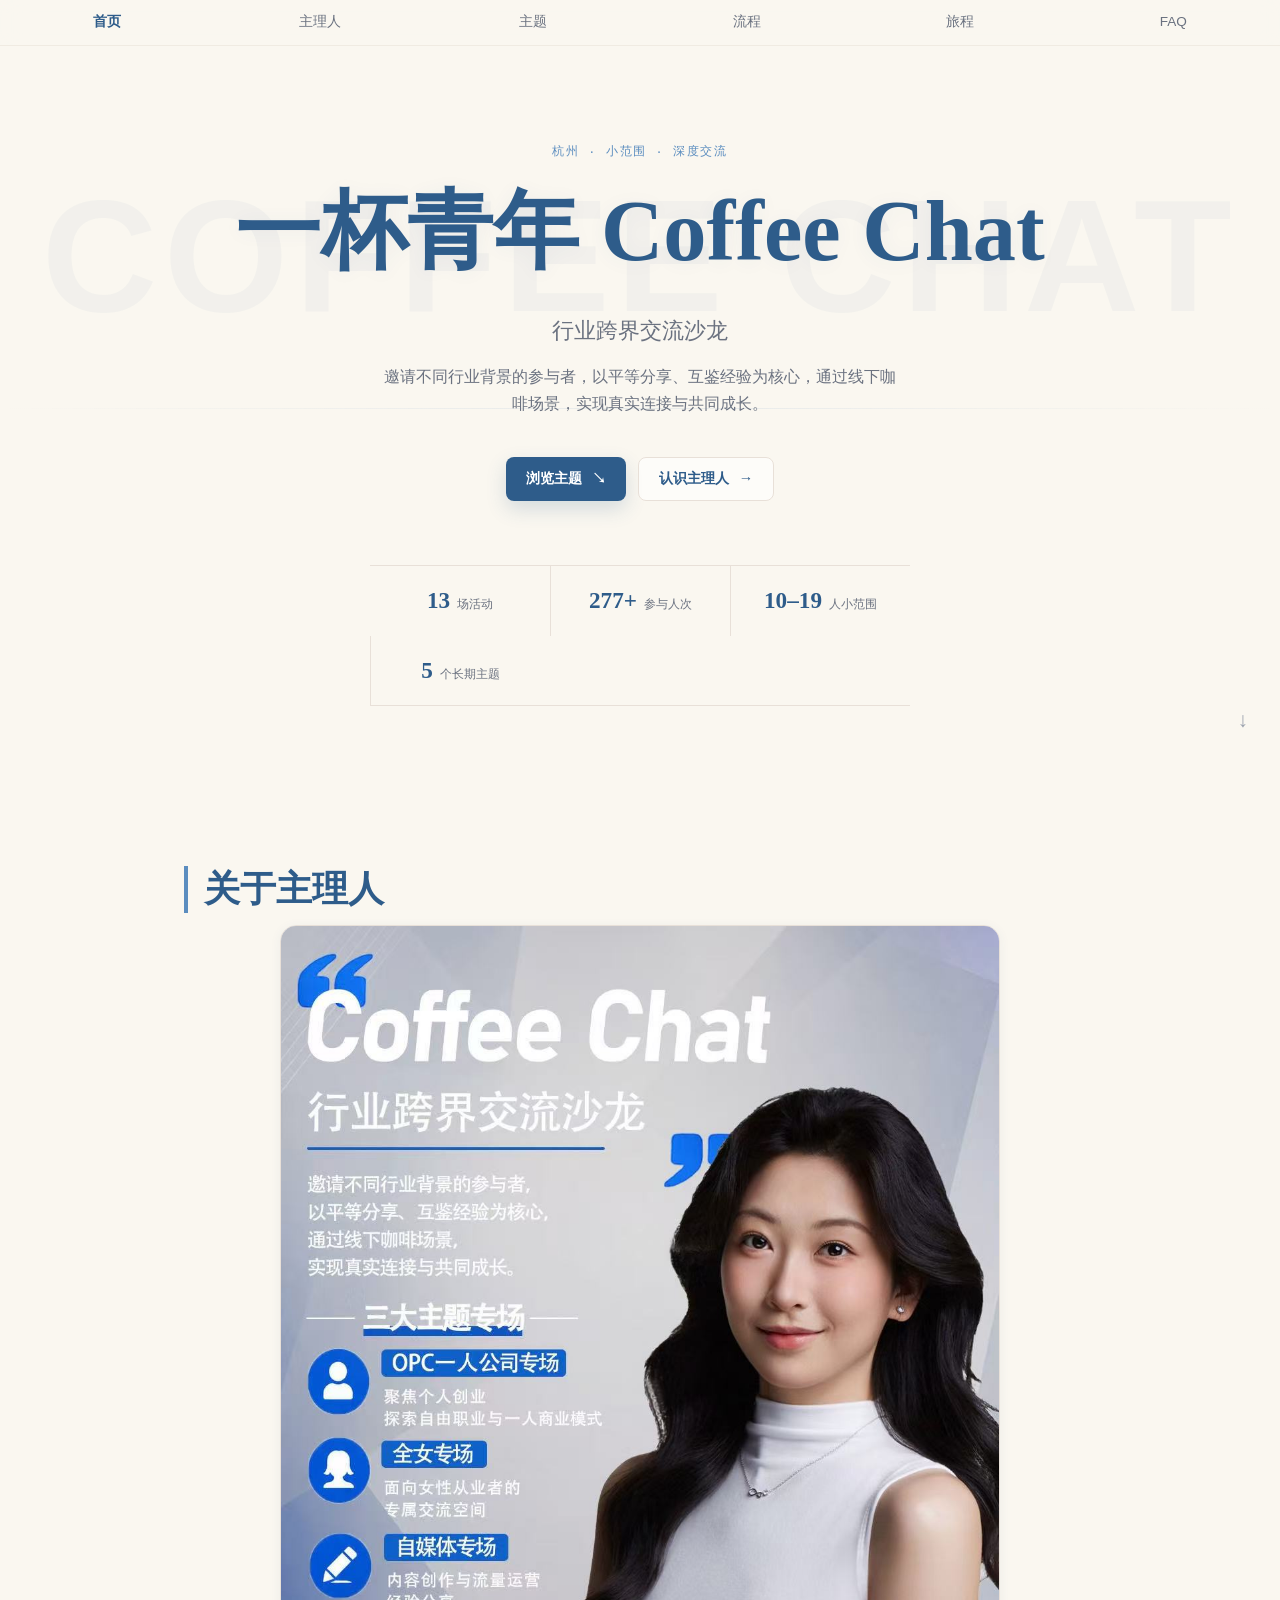
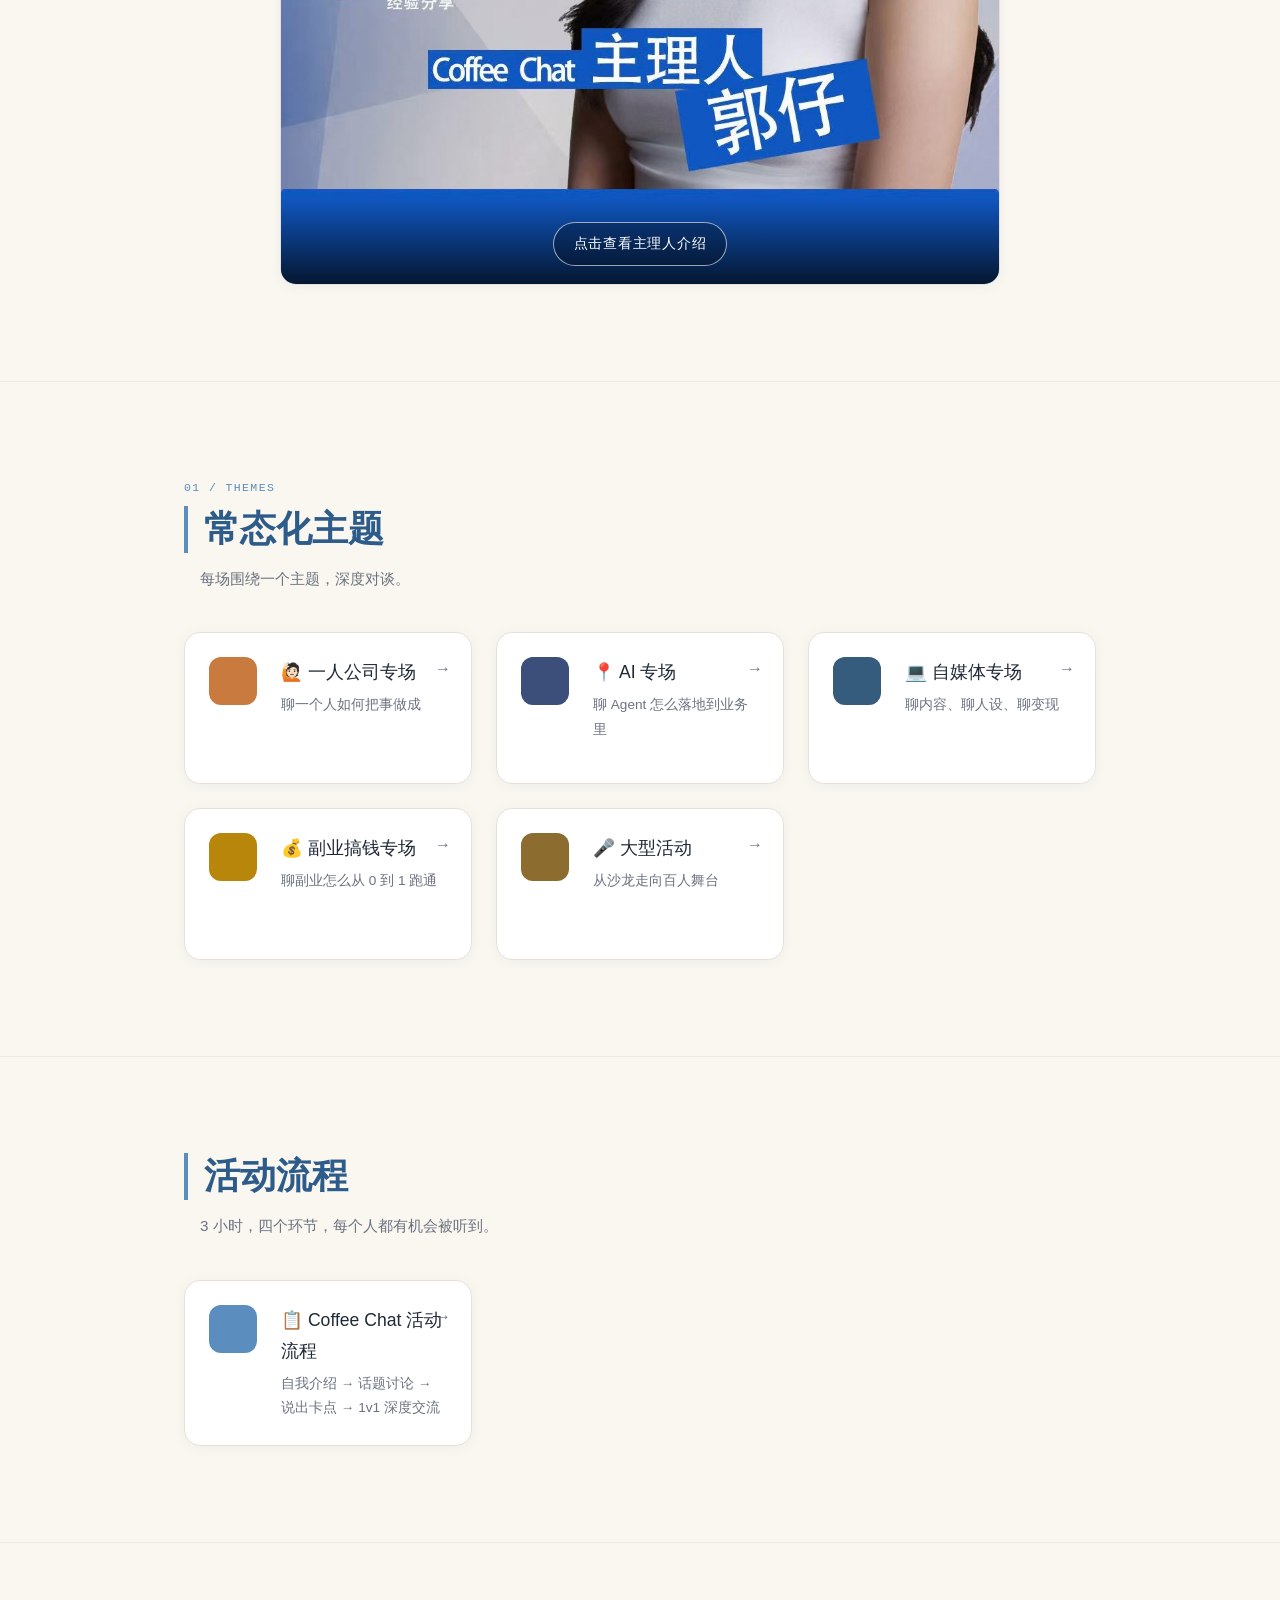
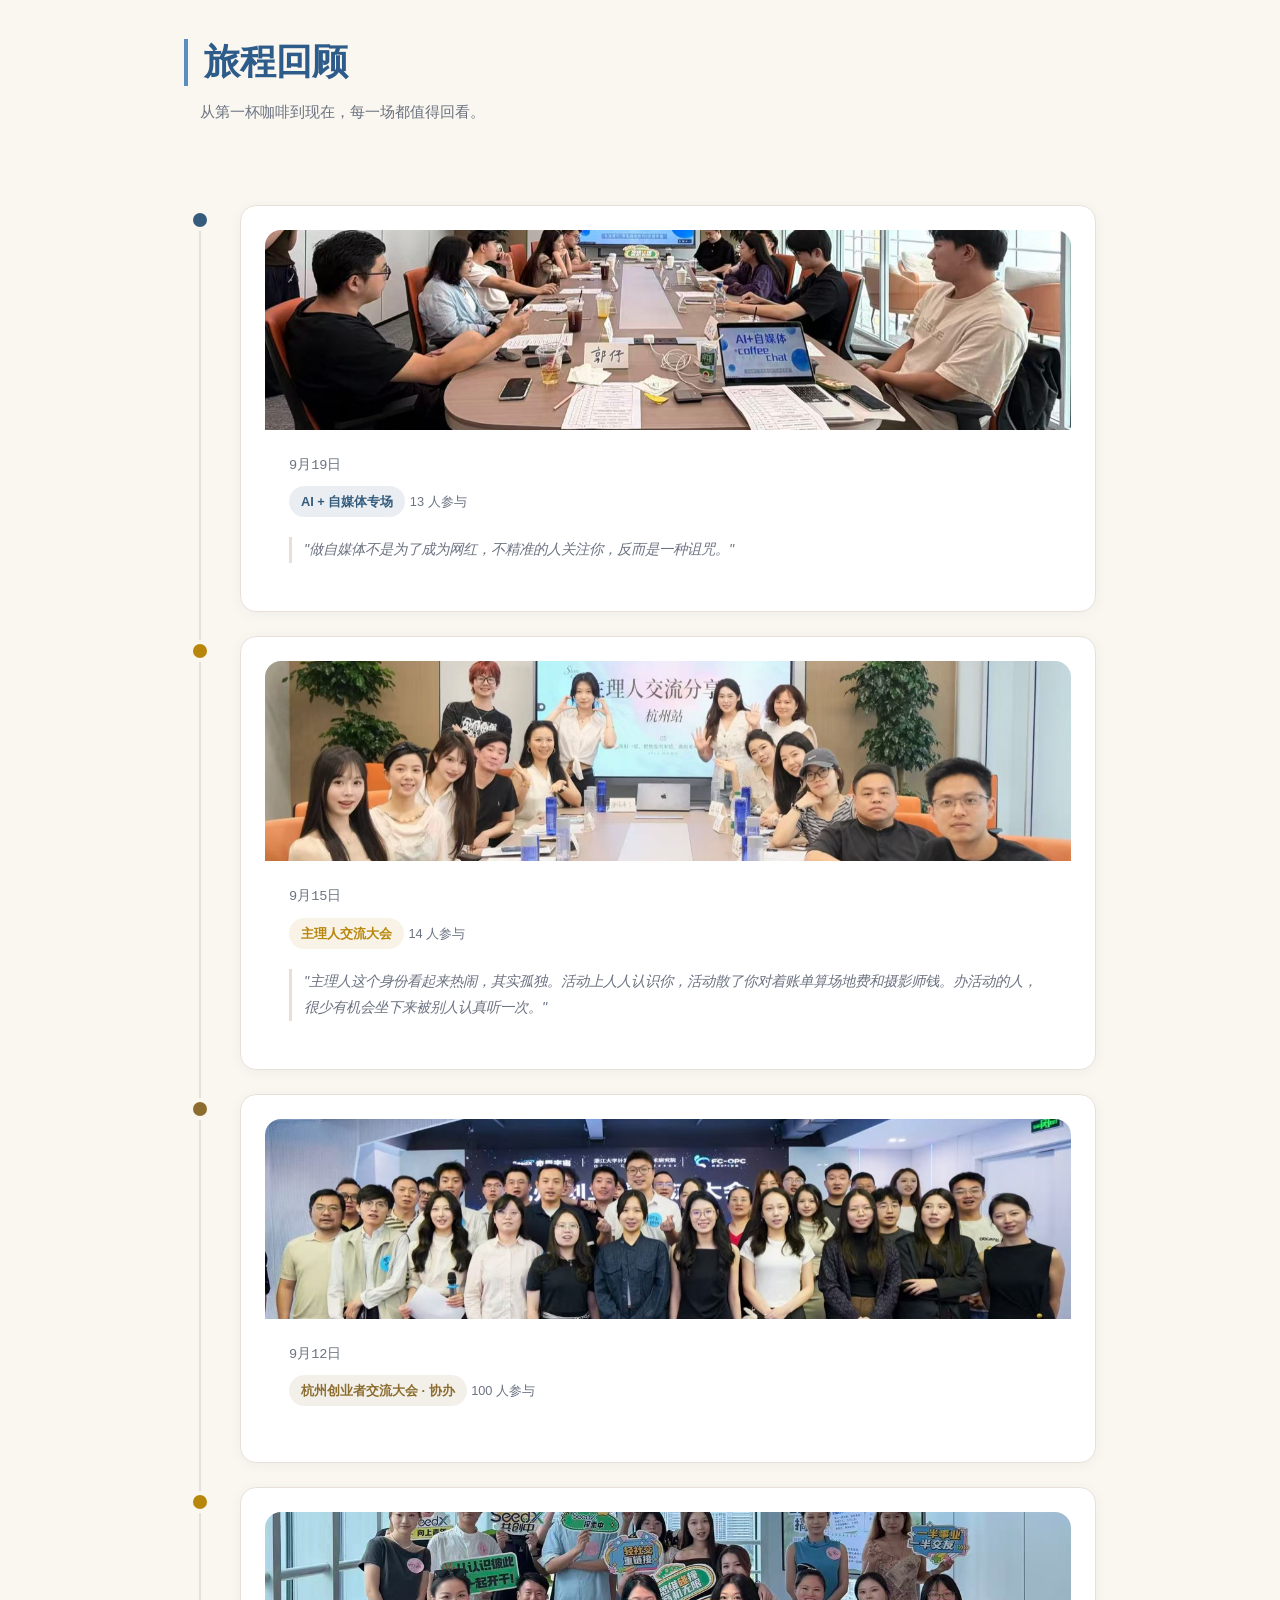
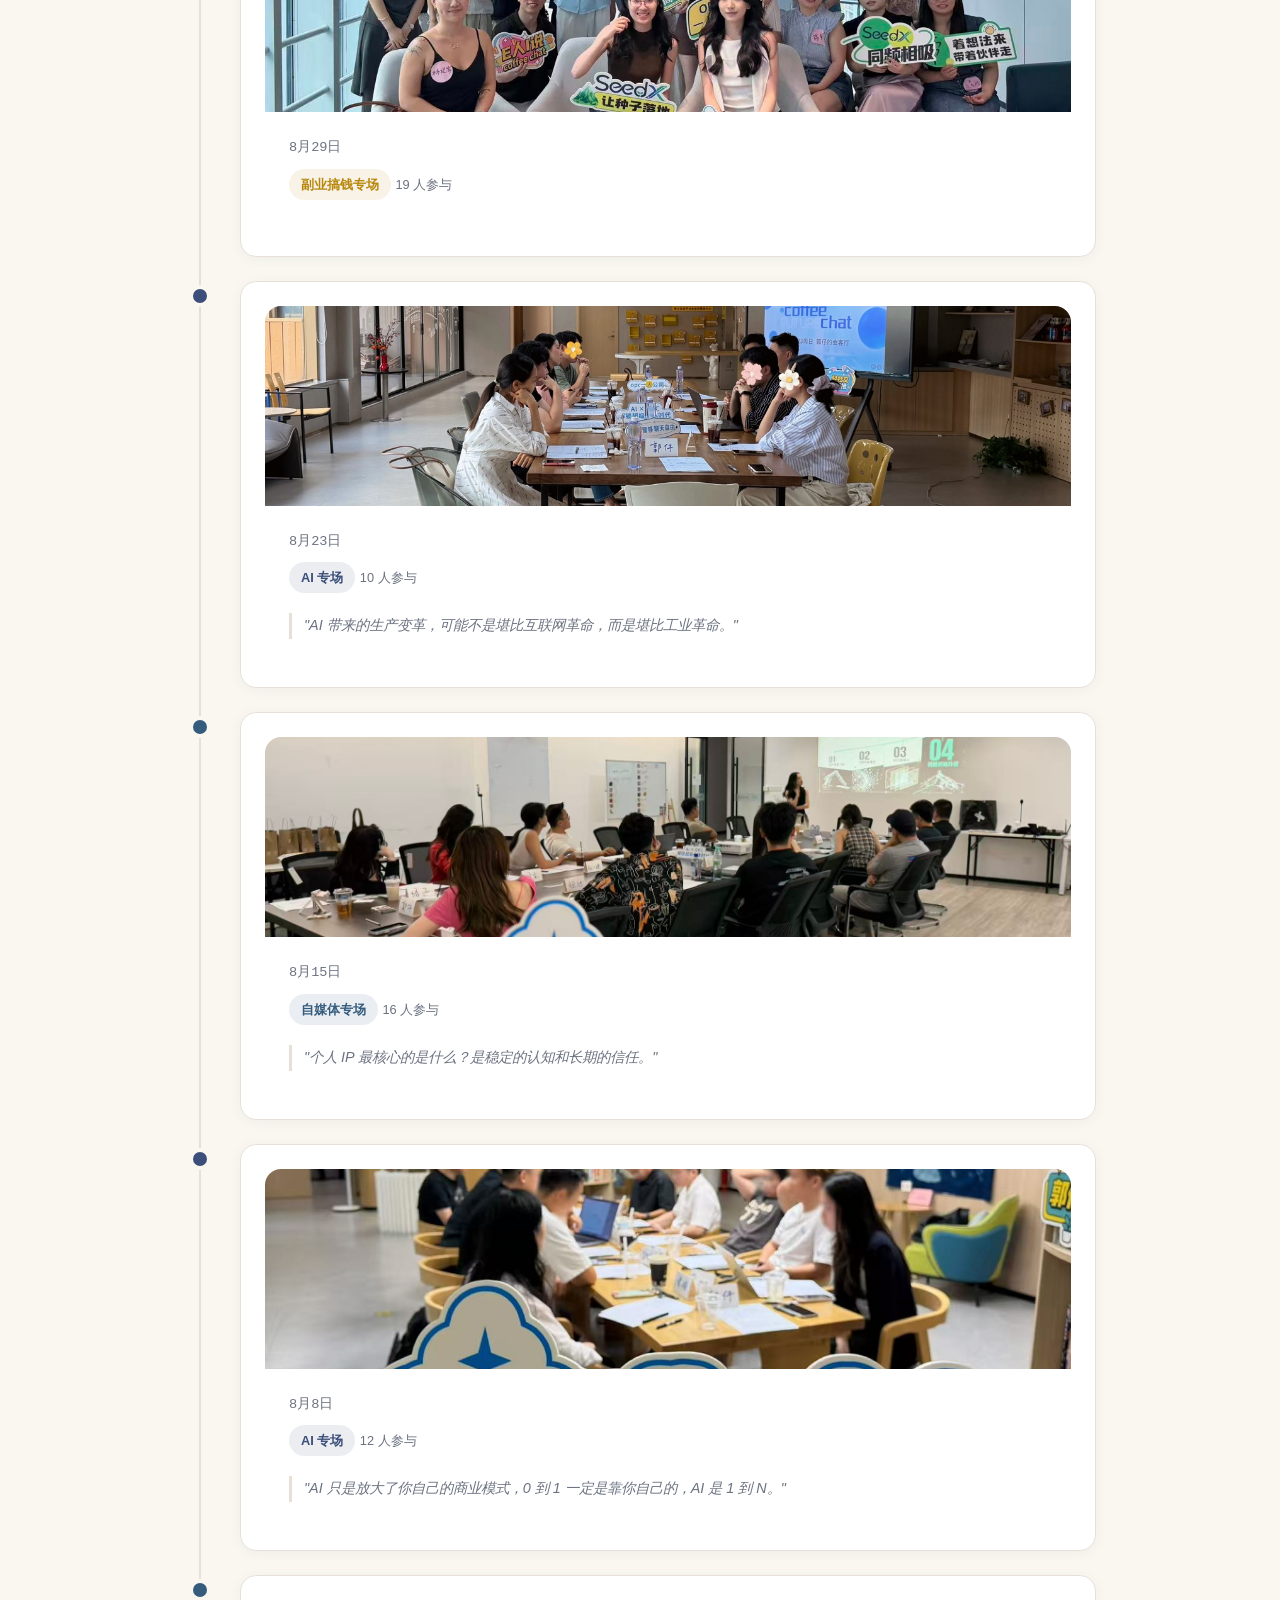
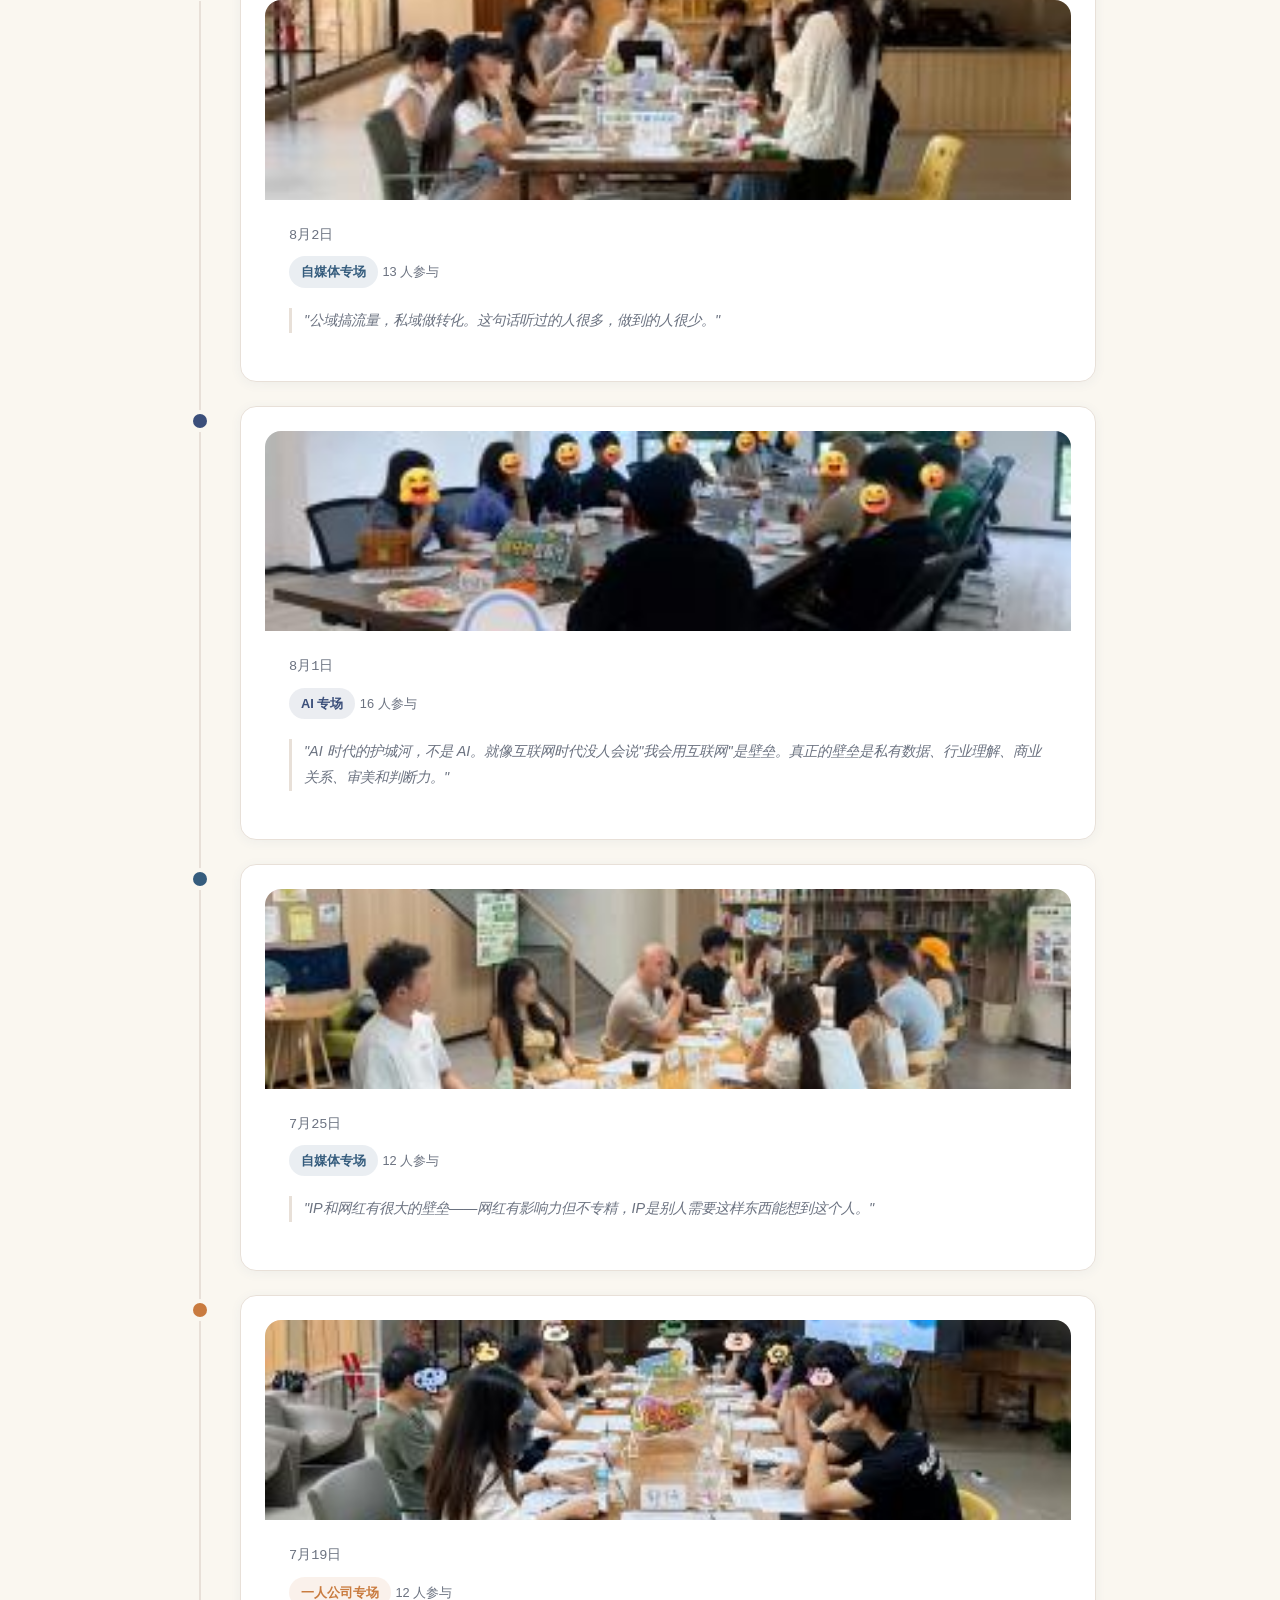
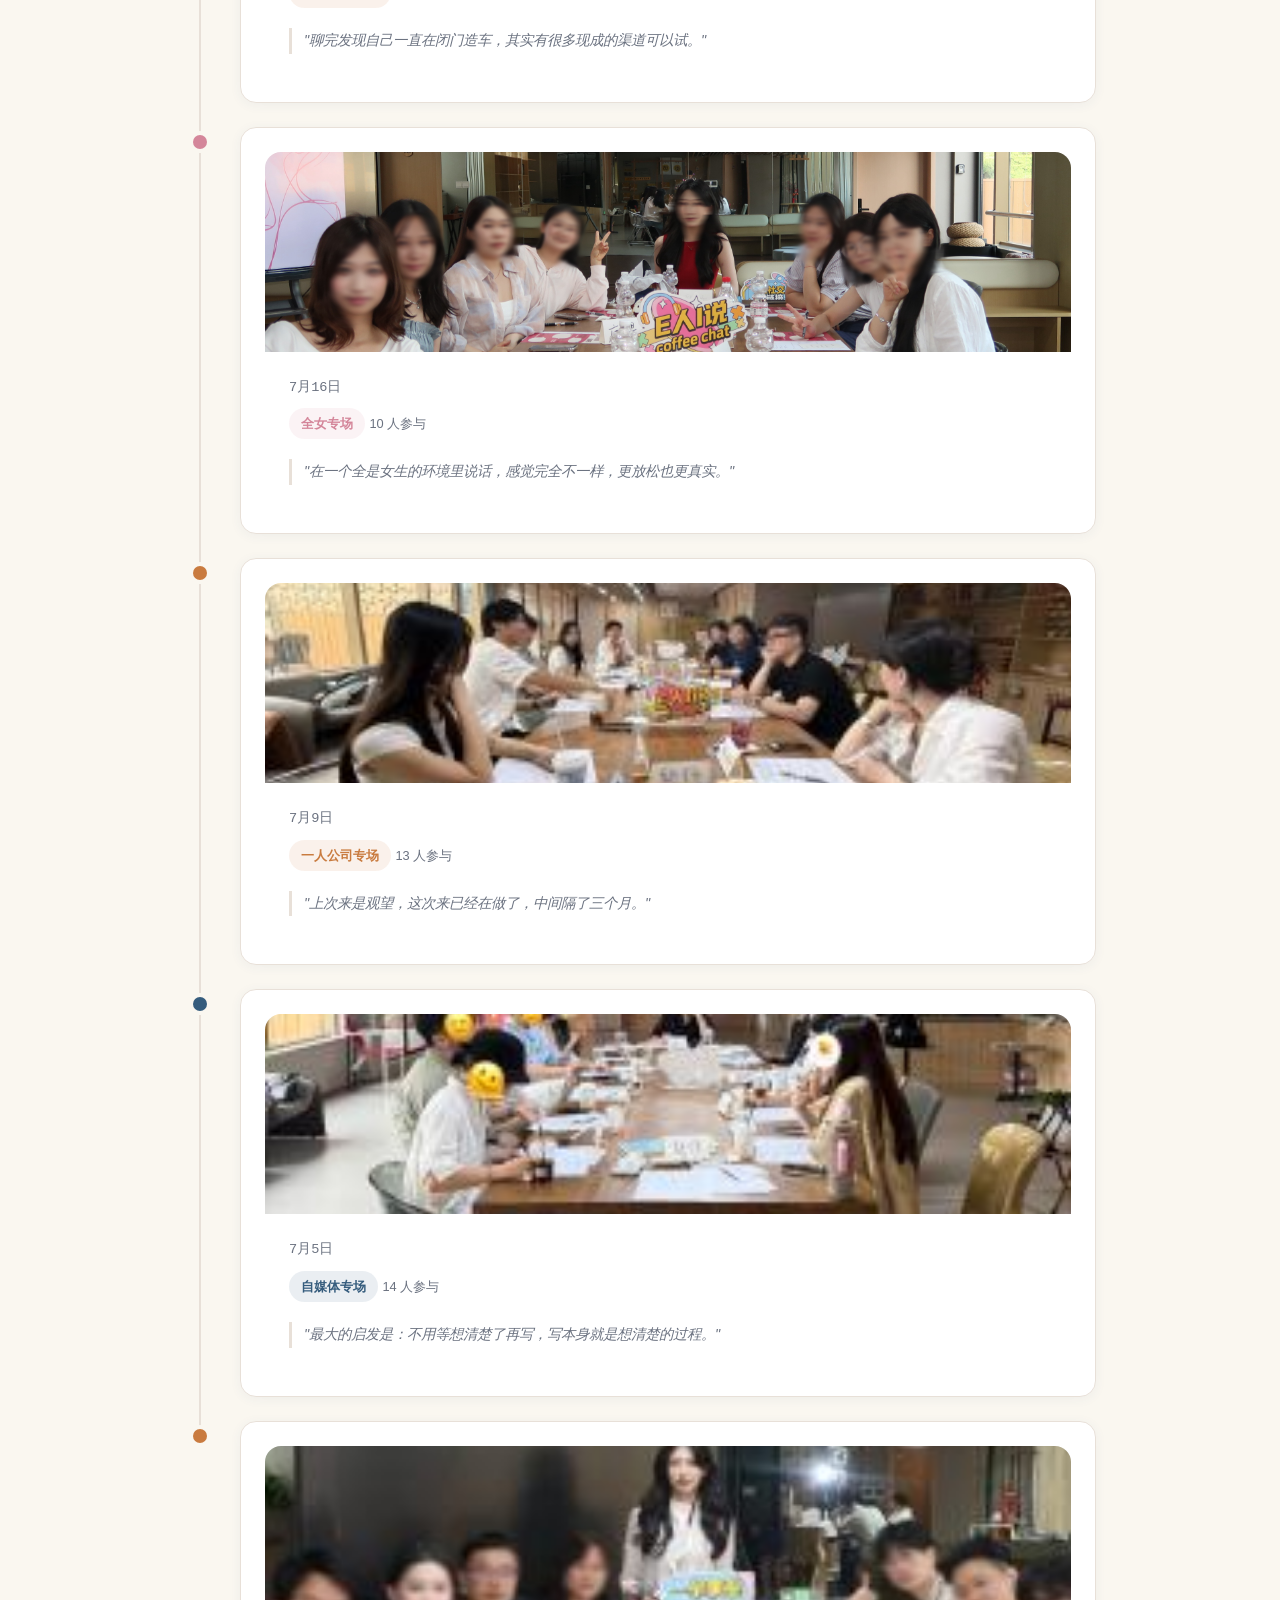
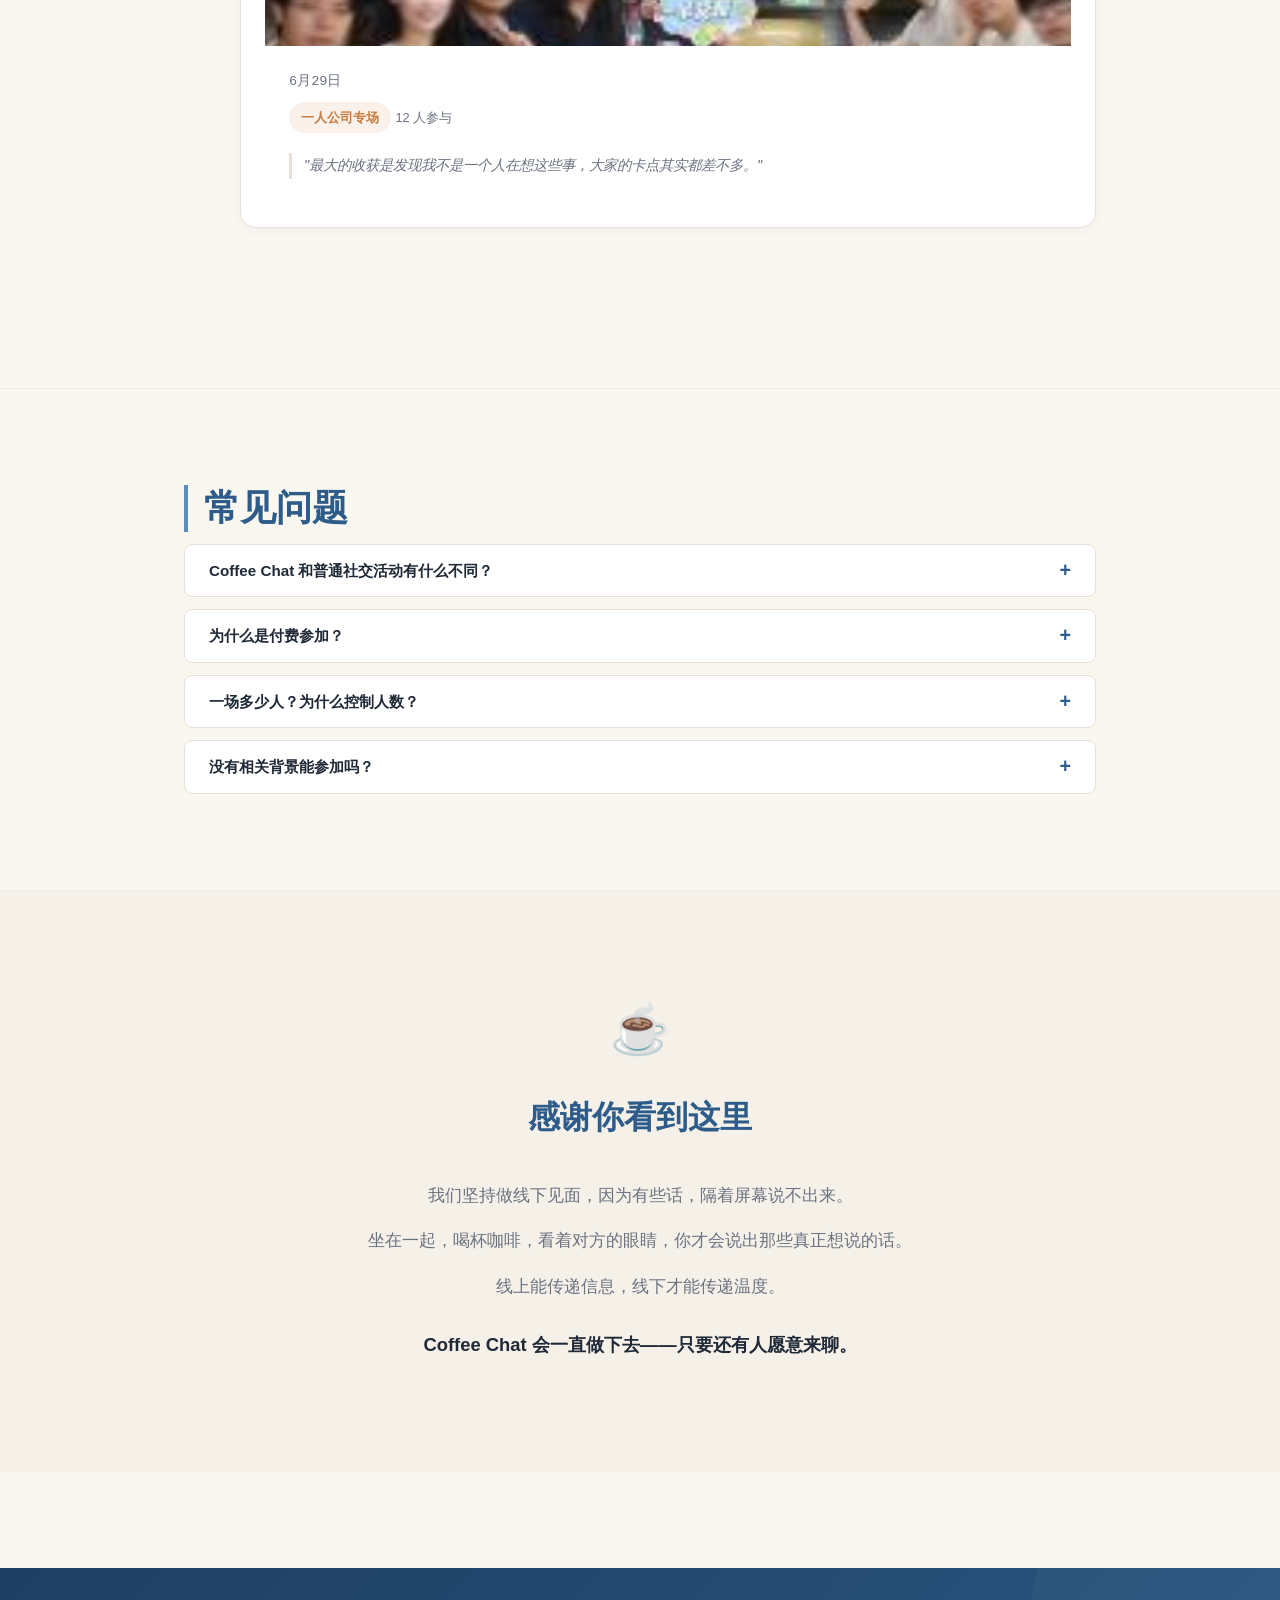
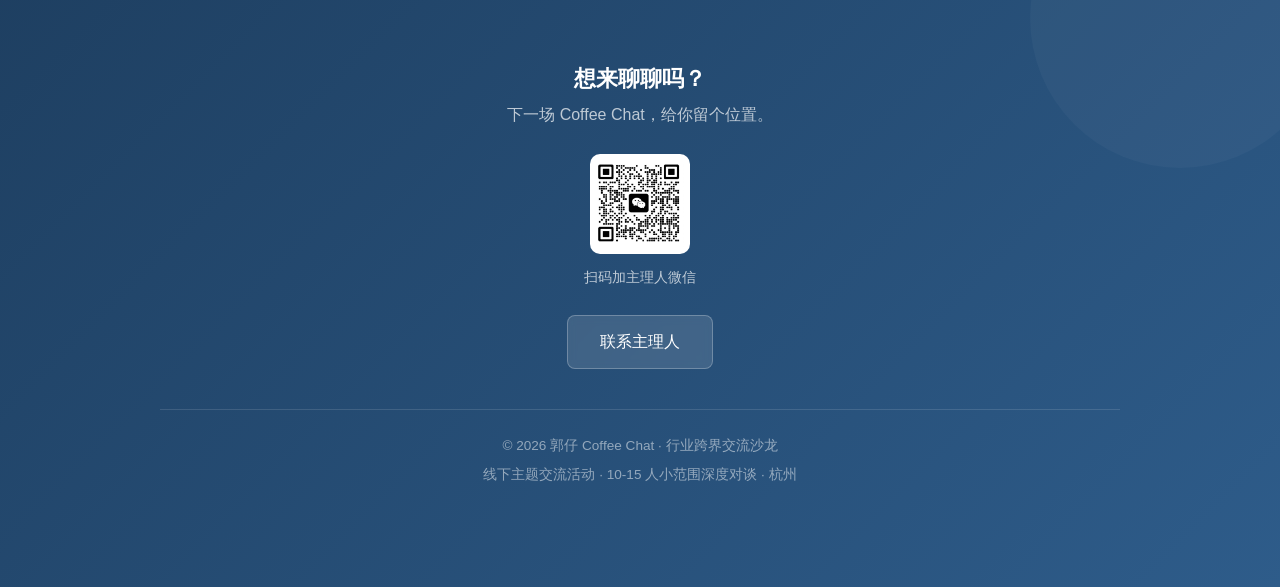
<file: index.html>
<!DOCTYPE html>
<html lang="zh-CN">
<head>
  <meta charset="UTF-8">
  <meta name="viewport" content="width=device-width, initial-scale=1.0">
  <title>Coffee Chat · 行业跨界交流沙龙</title>
  <meta name="description" content="郭仔 Coffee Chat · 行业跨界交流沙龙。邀请不同行业背景的参与者，以平等分享、互鉴经验为核心，通过线下咖啡场景，实现真实连接与共同成长。">
  <link rel="stylesheet" href="assets/style.css">
</head>
<body>

  <!-- 滚动进度条 -->
  <div class="scroll-progress"></div>

  <!-- 导航：Tab 式水平等分 -->
  <nav class="nav nav-tabs">
    <a href="#top" class="nav-tab active" data-nav="top">首页</a>
    <a href="#about" class="nav-tab" data-nav="about">主理人</a>
    <a href="#themes" class="nav-tab" data-nav="themes">主题</a>
    <a href="#flow" class="nav-tab" data-nav="flow">流程</a>
    <a href="#timeline" class="nav-tab" data-nav="timeline">旅程</a>
    <a href="#faq" class="nav-tab" data-nav="faq">FAQ</a>
  </nav>

  <!-- 第一板块：品牌 Hero -->
  <header class="hero" id="top">
    <div class="hero-line"></div>
    <div class="hero-content fade-in-up">
      <p class="hero-kicker">杭州 · 小范围 · 深度交流</p>
      <h1 class="hero-title">一杯青年 Coffee Chat</h1>
      <p class="hero-sub">行业跨界交流沙龙</p>
      <p class="hero-desc">邀请不同行业背景的参与者，以平等分享、互鉴经验为核心，通过线下咖啡场景，实现真实连接与共同成长。</p>
      <div class="hero-actions" aria-label="快速入口">
        <a class="hero-cta hero-cta-primary" href="#themes">浏览主题 <span aria-hidden="true">↘</span></a>
        <a class="hero-cta hero-cta-secondary" href="#about">认识主理人 <span aria-hidden="true">→</span></a>
      </div>
      <div class="hero-proof" aria-label="Coffee Chat 活动数据">
        <div><strong>13</strong><span>场活动</span></div>
        <div><strong>277+</strong><span>参与人次</span></div>
        <div><strong>10–19</strong><span>人小范围</span></div>
        <div><strong>5</strong><span>个长期主题</span></div>
      </div>
    </div>
    <a href="#about" class="hero-scroll" aria-label="向下滚动">↓</a>
  </header>

  <!-- 第二板块：关于主理人 + 常态化主题 -->
  <section class="section" id="about">
    <div class="container">
      <h2 class="section-title">关于主理人</h2>
      <!-- 海报卡片（点击展开主理人介绍） -->
      <div class="poster-card reveal" id="posterCard" tabindex="0" role="button" aria-expanded="false" aria-label="点击查看主理人介绍">
        <div class="poster-image" style="background-image: url('assets/photos/promo-poster.jpg')"></div>
        <div class="poster-overlay">
          <span class="poster-hint" id="posterHint">点击查看主理人介绍</span>
        </div>
        <div class="poster-detail" id="posterDetail">
          <div class="poster-detail-inner">
            <div class="poster-detail-head">
              <div class="poster-detail-avatar"></div>
              <div class="poster-detail-meta">
                <h3>郭仔</h3>
                <p>Coffee Chat 发起人 · 浙江 · 杭州</p>
              </div>
            </div>
            <div class="poster-detail-body">
              <p>2026 年裸辞后发起 <strong>Coffee Chat</strong> 项目，以「小范围、有主题、深度对话」为核心形式，邀请不同行业背景的人线下见面交流。</p>
              <p><strong>已办主题专场：</strong>一人公司专场 · 全女专场 · 自媒体专场 · AI 专场 · 副业搞钱专场</p>
              <p><strong>过往嘉宾/参与者（节选）：</strong>涵盖某上市公司 CFO、宠物行业年营收 2 亿企业主、几十万粉丝量级自媒体博主、国货美妆渠道负责人、AI 智能体独立创业者、电气工程师、有从 Vogue 出来的艺人造型师、也有负责 6000 万粉丝帐号的短视频商业化操盘手……</p>
              <p><strong>活动理念：</strong>拒绝无效社交，坚持小人数制，确保每位参与者都能深度参与对话。相信「真诚需要物理距离」，线下面对面交流是线上无法替代的信任建立方式。</p>
            </div>
            <div class="poster-detail-qr">
              <img src="assets/photos/wechat-qr.jpeg" alt="主理人微信二维码">
              <span>扫码加好友<br>备注 Coffee Chat</span>
            </div>
          </div>
        </div>
      </div>
    </div>
  </section>

  <section class="section" id="themes">
    <div class="container">
      <p class="section-kicker">01 / THEMES</p>
      <h2 class="section-title">常态化主题</h2>
      <p class="section-desc">每场围绕一个主题，深度对谈。</p>
      <div class="theme-grid" id="theme-grid"></div>
    </div>
  </section>

  <!-- 活动流程 -->
  <section class="section" id="flow">
    <div class="container">
      <h2 class="section-title">活动流程</h2>
      <p class="section-desc">3 小时，四个环节，每个人都有机会被听到。</p>
      <div class="theme-grid">
        <a class="theme-card reveal" href="flow.html">
          <div class="theme-color-block" style="background:#5B8DBF"></div>
          <div class="theme-body">
            <div class="theme-name">📋 Coffee Chat 活动流程</div>
            <div class="theme-tagline">自我介绍 → 话题讨论 → 说出卡点 → 1v1 深度交流</div>
          </div>
          <span class="theme-arrow">→</span>
        </a>
      </div>
    </div>
  </section>

  <!-- 第三板块：旅程回顾 -->
  <section class="section" id="timeline">
    <div class="container">
      <h2 class="section-title">旅程回顾</h2>
      <p class="section-desc">从第一杯咖啡到现在，每一场都值得回看。</p>
      <div class="timeline" id="timeline-container"></div>
    </div>
  </section>

  <!-- 第四板块：常见问题 -->
  <section class="section" id="faq">
    <div class="container">
      <h2 class="section-title">常见问题</h2>
      <div class="faq" id="faq-container"></div>
    </div>
  </section>

  <!-- 第五板块：感谢观看 -->
  <section class="section closing-section" id="thanks">
    <div class="container closing-content">
      <div class="closing-icon">☕</div>
      <h2 class="closing-title">感谢你看到这里</h2>
      <p class="closing-text">我们坚持做线下见面，因为有些话，隔着屏幕说不出来。</p>
      <p class="closing-text">坐在一起，喝杯咖啡，看着对方的眼睛，你才会说出那些真正想说的话。</p>
      <p class="closing-text">线上能传递信息，线下才能传递温度。</p>
      <p class="closing-text closing-emphasis">Coffee Chat 会一直做下去——只要还有人愿意来聊。</p>
    </div>
  </section>

  <!-- 页脚 -->
  <footer class="footer">
    <div class="footer-inner">
      <div class="footer-cta">
        <h3>想来聊聊吗？</h3>
        <p>下一场 Coffee Chat，给你留个位置。</p>
        <div class="footer-qr">
          <img class="footer-qr-img" src="assets/photos/wechat-qr.jpeg" alt="微信二维码">
          <span class="footer-qr-label">扫码加主理人微信</span>
        </div>
        <a class="footer-btn" href="mailto:hi@coffeechat.club">联系主理人</a>
      </div>
      <div class="footer-meta">
        <p>&copy; 2026 郭仔 Coffee Chat · 行业跨界交流沙龙</p>
        <p>线下主题交流活动 · 10-15 人小范围深度对谈 · 杭州</p>
      </div>
    </div>
  </footer>

  <script src="assets/app.js?v=20260916"></script>
  <script>
    document.addEventListener('DOMContentLoaded', () => {
      // 旅程回顾：全部活动，简化模式（仅保留时间、主题、参与人数、金句）
      const timelineContainer = document.getElementById('timeline-container');
      if (timelineContainer) {
        renderTimeline(activities.slice().reverse(), timelineContainer, '', true);
      }

      // 常态化主题：仅显示非隐藏主题
      const themeGrid = document.getElementById('theme-grid');
      if (themeGrid) {
        const visibleThemes = themes.filter(t => !t.hidden);
        themeGrid.innerHTML = visibleThemes.map((t, i) => `
          <a class="theme-card reveal" href="themes/${t.slug}.html" style="transition-delay:${i * 80}ms">
            <div class="theme-color-block" style="background:${t.accentColor}"></div>
            <div class="theme-body">
              <div class="theme-name">${t.name}</div>
              <div class="theme-tagline">${t.tagline}</div>
            </div>
            <span class="theme-arrow">→</span>
          </a>
        `).join('');
      }

      // 常见问题
      const faqContainer = document.getElementById('faq-container');
      if (faqContainer) {
        renderFAQItems(faqParticipate, faqContainer);
      }

      // Tab 导航 scroll-spy：滚动时高亮当前板块
      const navTabs = document.querySelectorAll('.nav-tab[data-nav]');
      const sections = ['top', 'about', 'themes', 'flow', 'timeline', 'faq'].map(id => ({
        id,
        el: document.getElementById(id)
      })).filter(s => s.el);

      const updateActiveTab = () => {
        let current = 'top';
        const scrollY = window.scrollY + 120;
        sections.forEach(s => {
          if (s.el.offsetTop <= scrollY) current = s.id;
        });
        navTabs.forEach(tab => {
          tab.classList.toggle('active', tab.dataset.nav === current);
        });
      };
      window.addEventListener('scroll', updateActiveTab, { passive: true });
      updateActiveTab();

      // 为动态渲染的 reveal 元素绑定入场动画
      const revealObserver = new IntersectionObserver((entries) => {
        entries.forEach(entry => {
          if (entry.isIntersecting) entry.target.classList.add('visible');
        });
      }, { threshold: 0.15 });
      document.querySelectorAll('.reveal').forEach(el => revealObserver.observe(el));

      // 海报卡片点击展开/收起
      const posterCard = document.getElementById('posterCard');
      const posterHint = document.getElementById('posterHint');
      if (posterCard) {
        const togglePoster = () => {
          const isExpanded = posterCard.classList.toggle('expanded');
          posterCard.setAttribute('aria-expanded', isExpanded);
          if (posterHint) {
            posterHint.textContent = isExpanded ? '点击收起' : '点击查看主理人介绍';
          }
        };
        posterCard.addEventListener('click', togglePoster);
        posterCard.addEventListener('keydown', (e) => {
          if (e.key === 'Enter' || e.key === ' ') {
            e.preventDefault();
            togglePoster();
          }
        });
      }
    });
  </script>

</body>
</html>
</file>
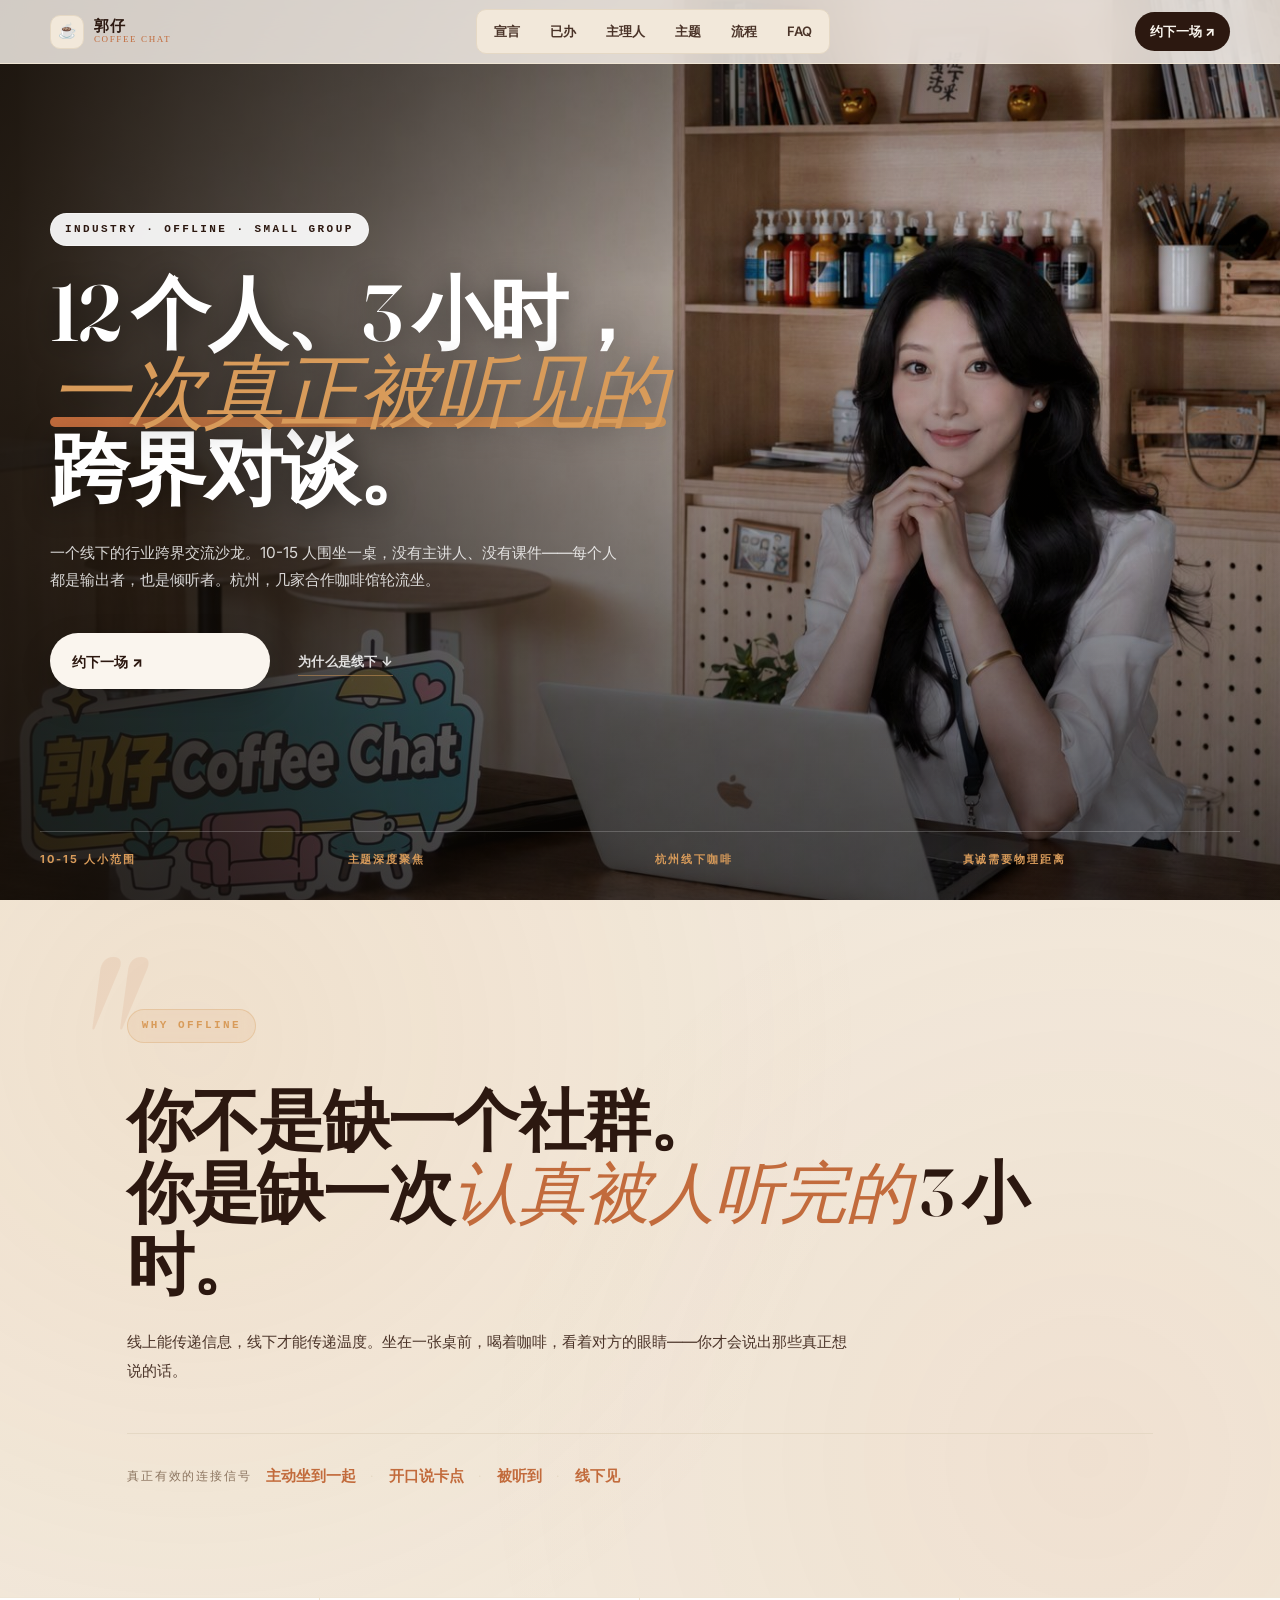
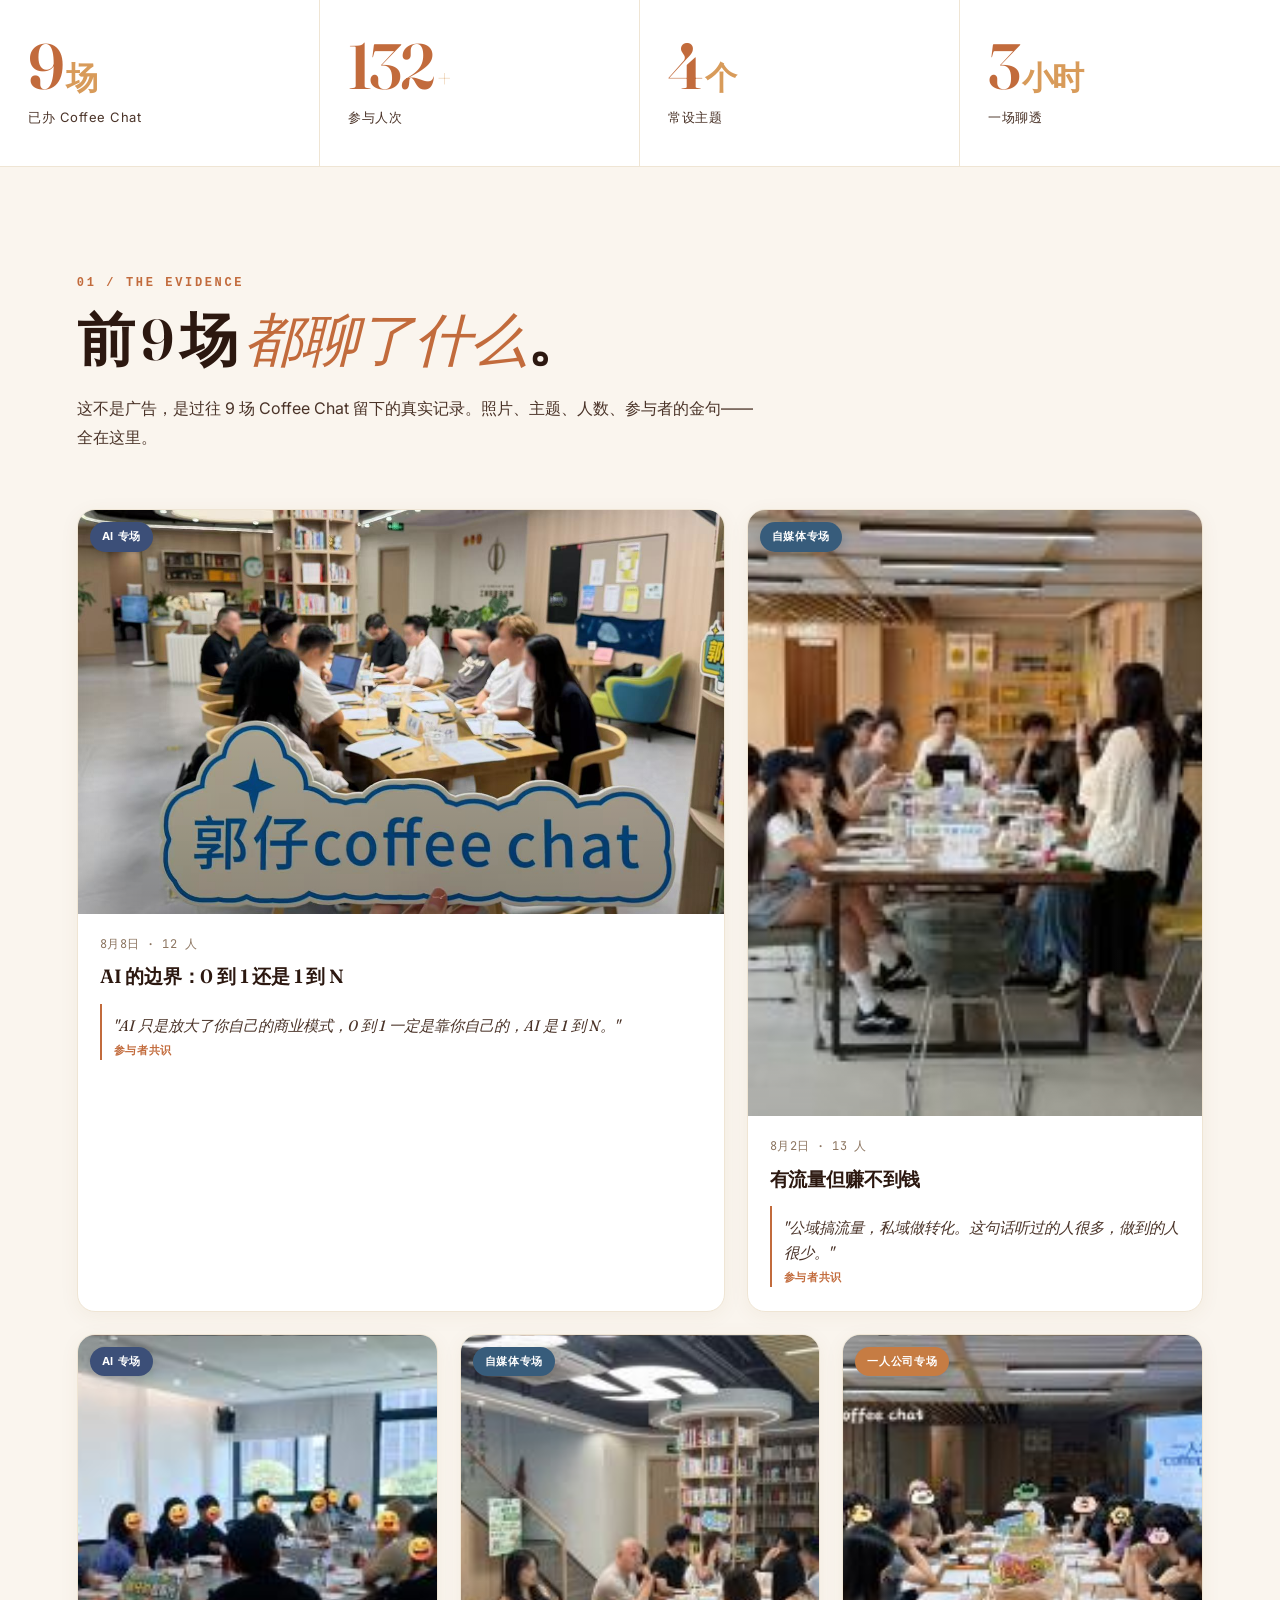
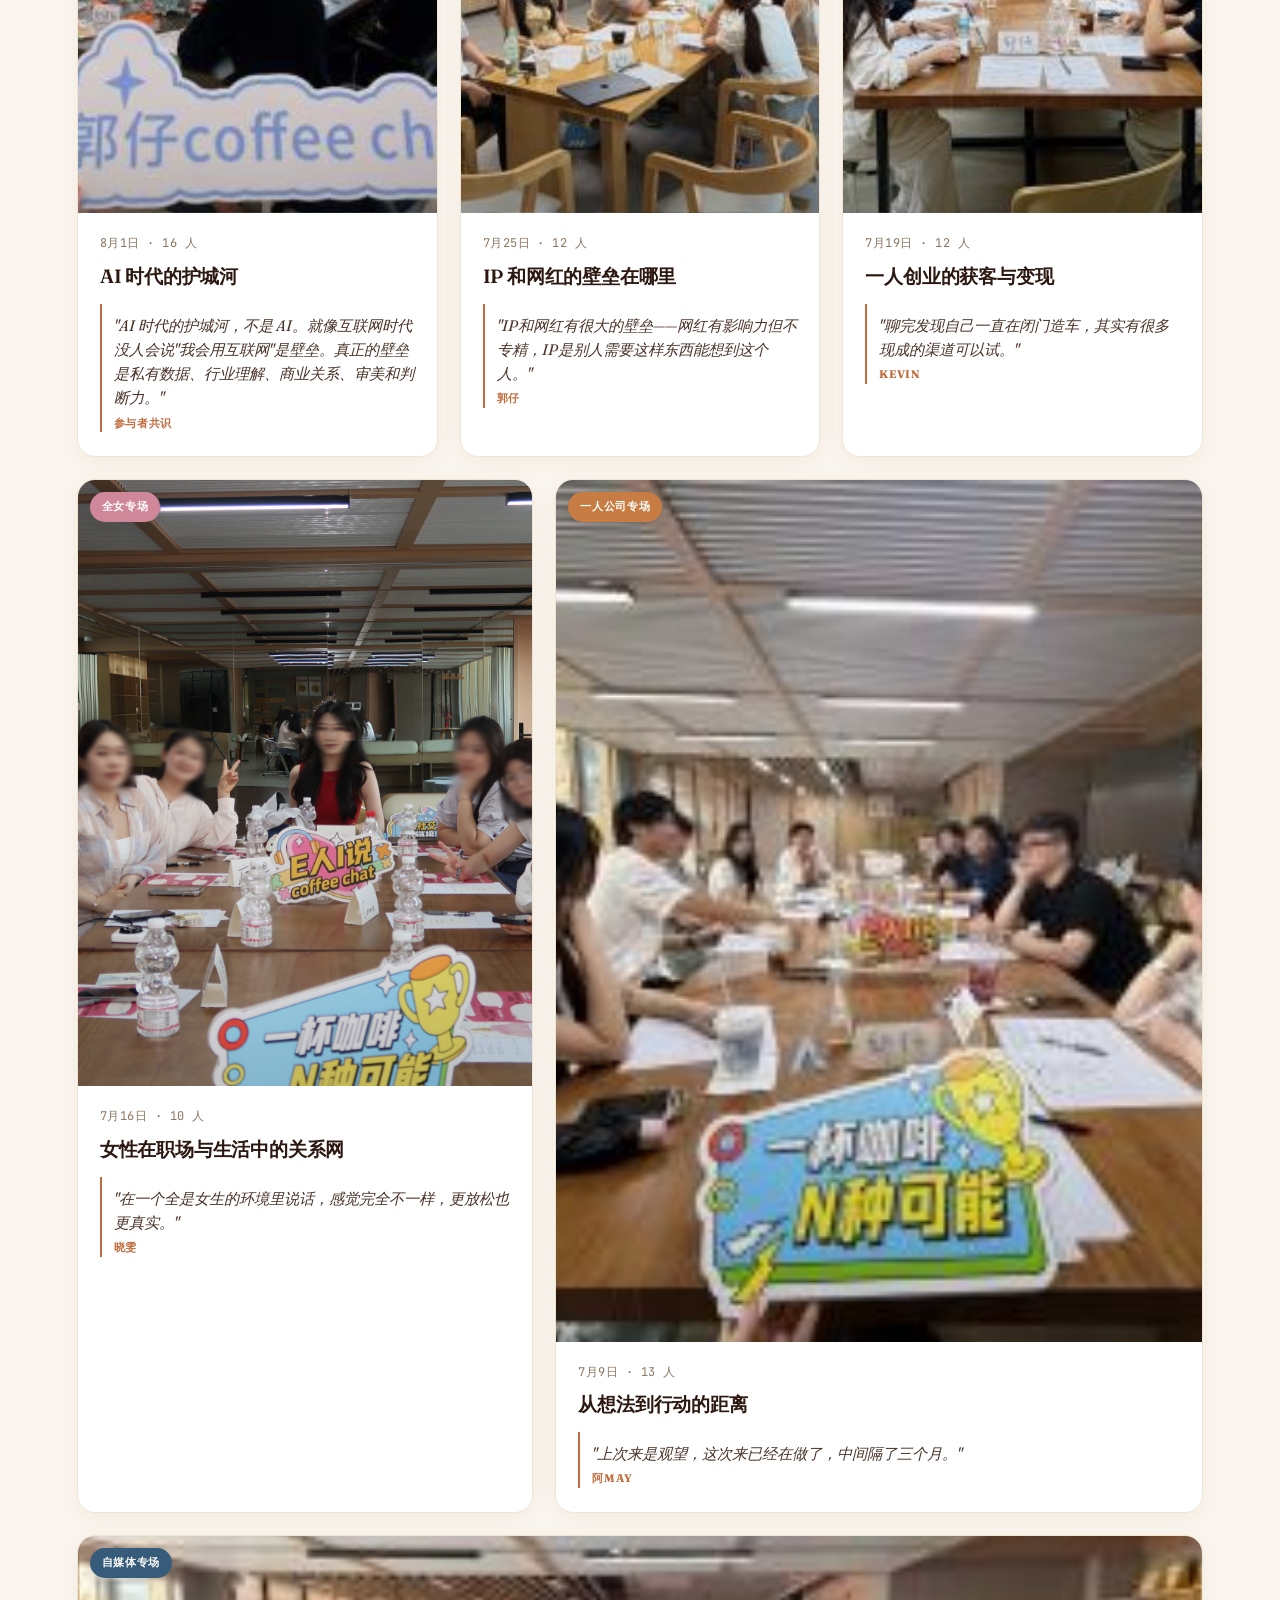
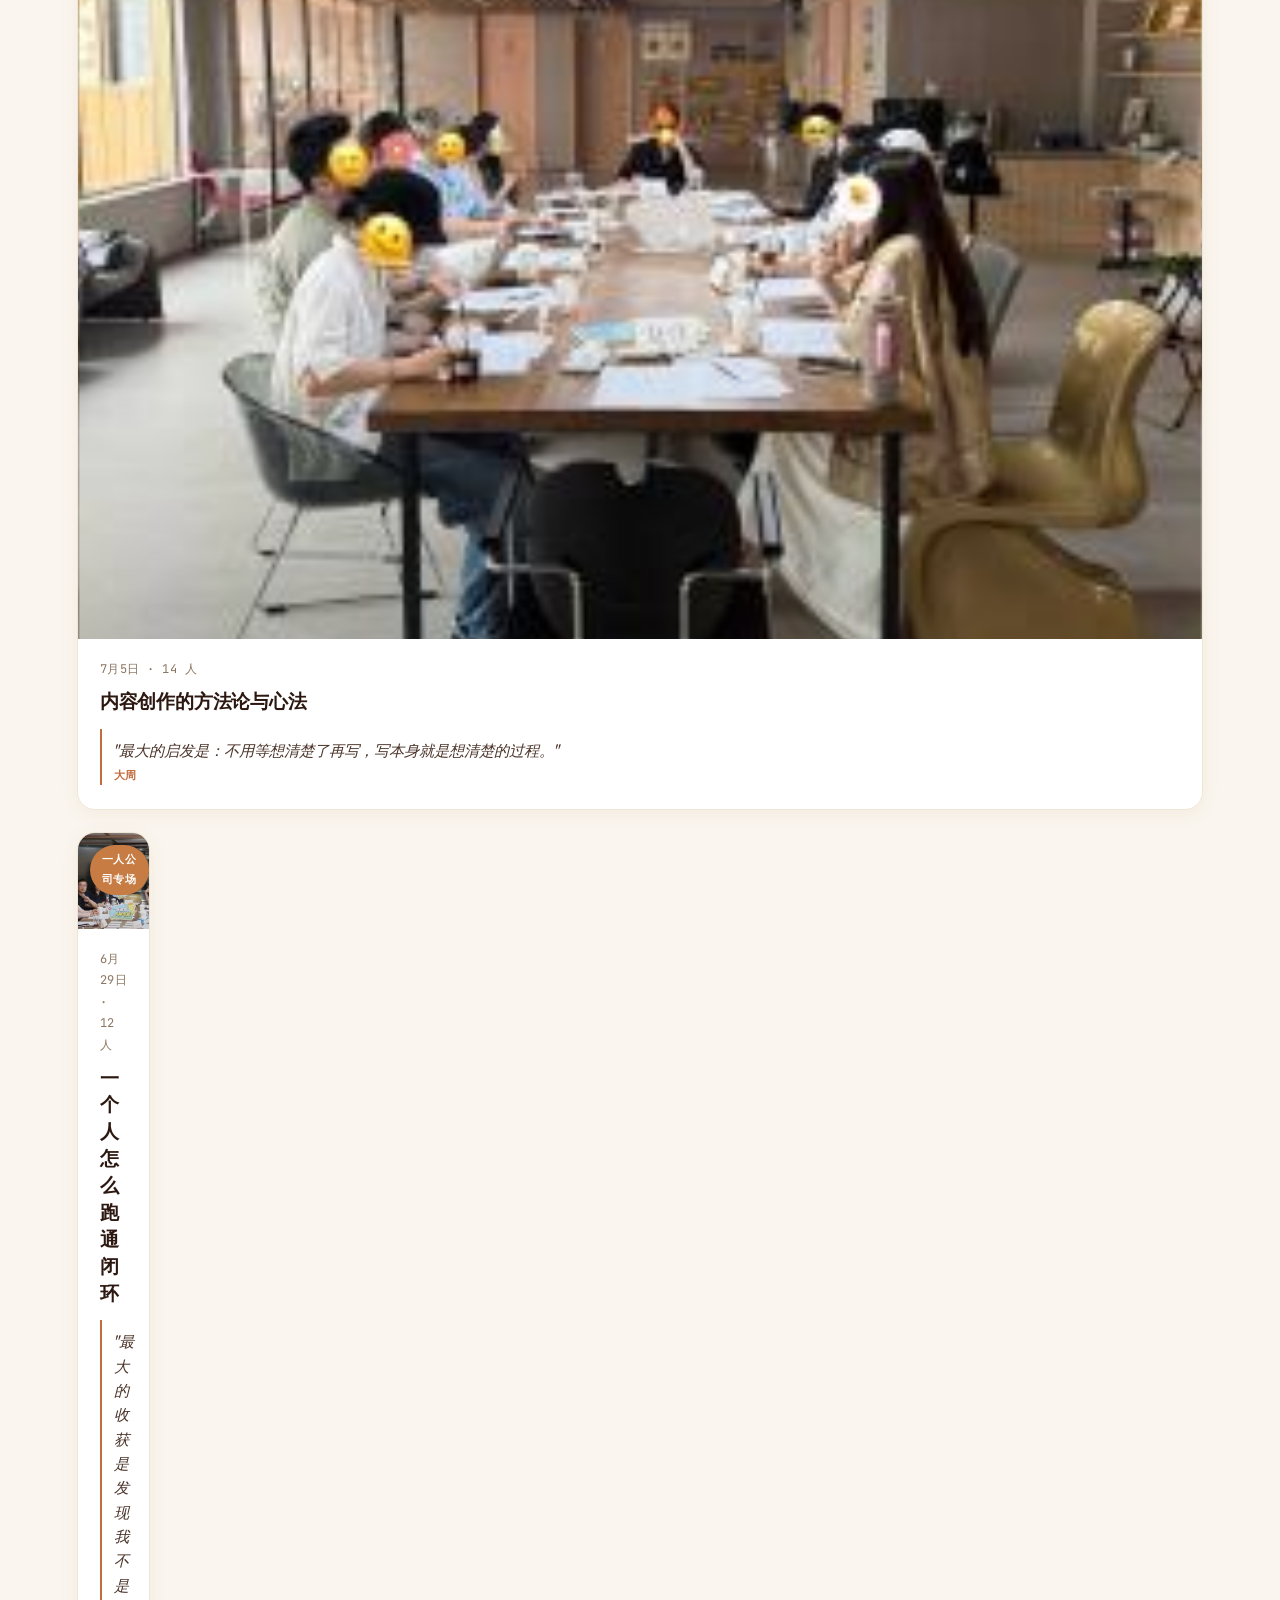
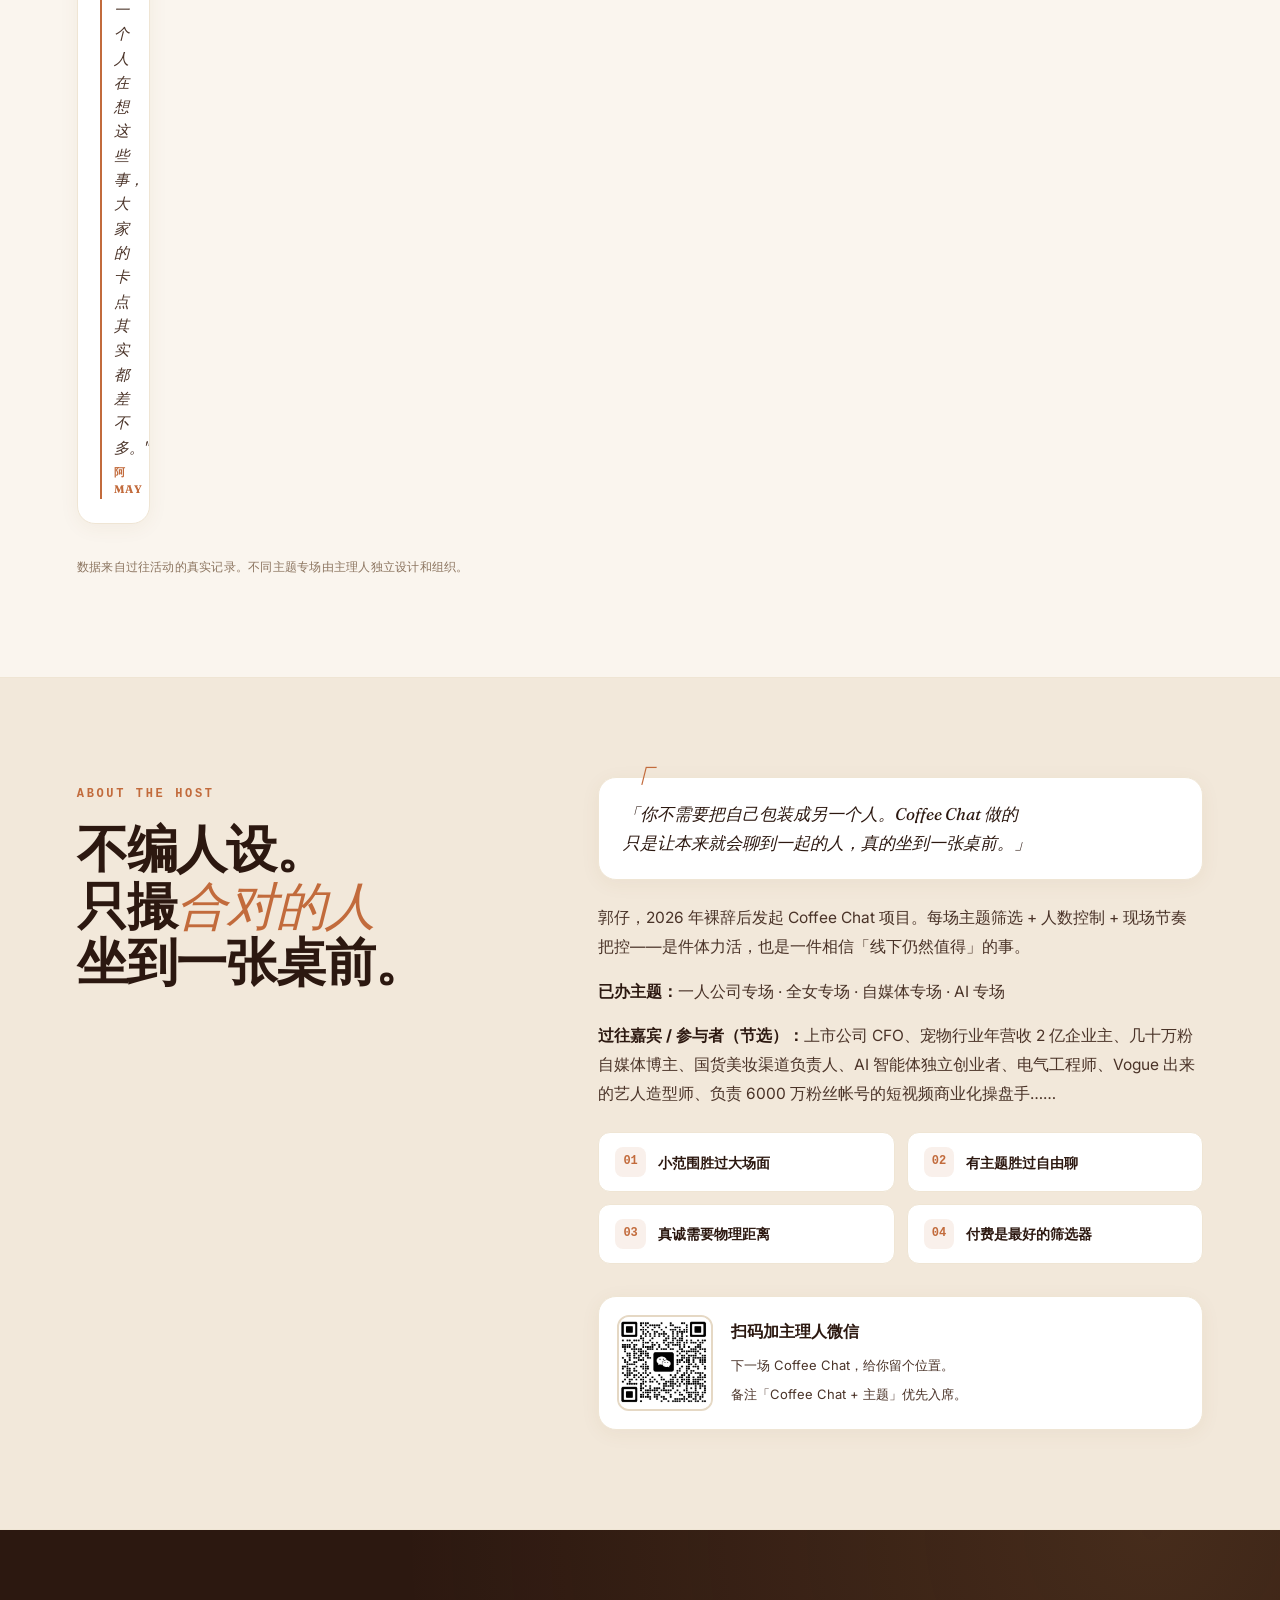
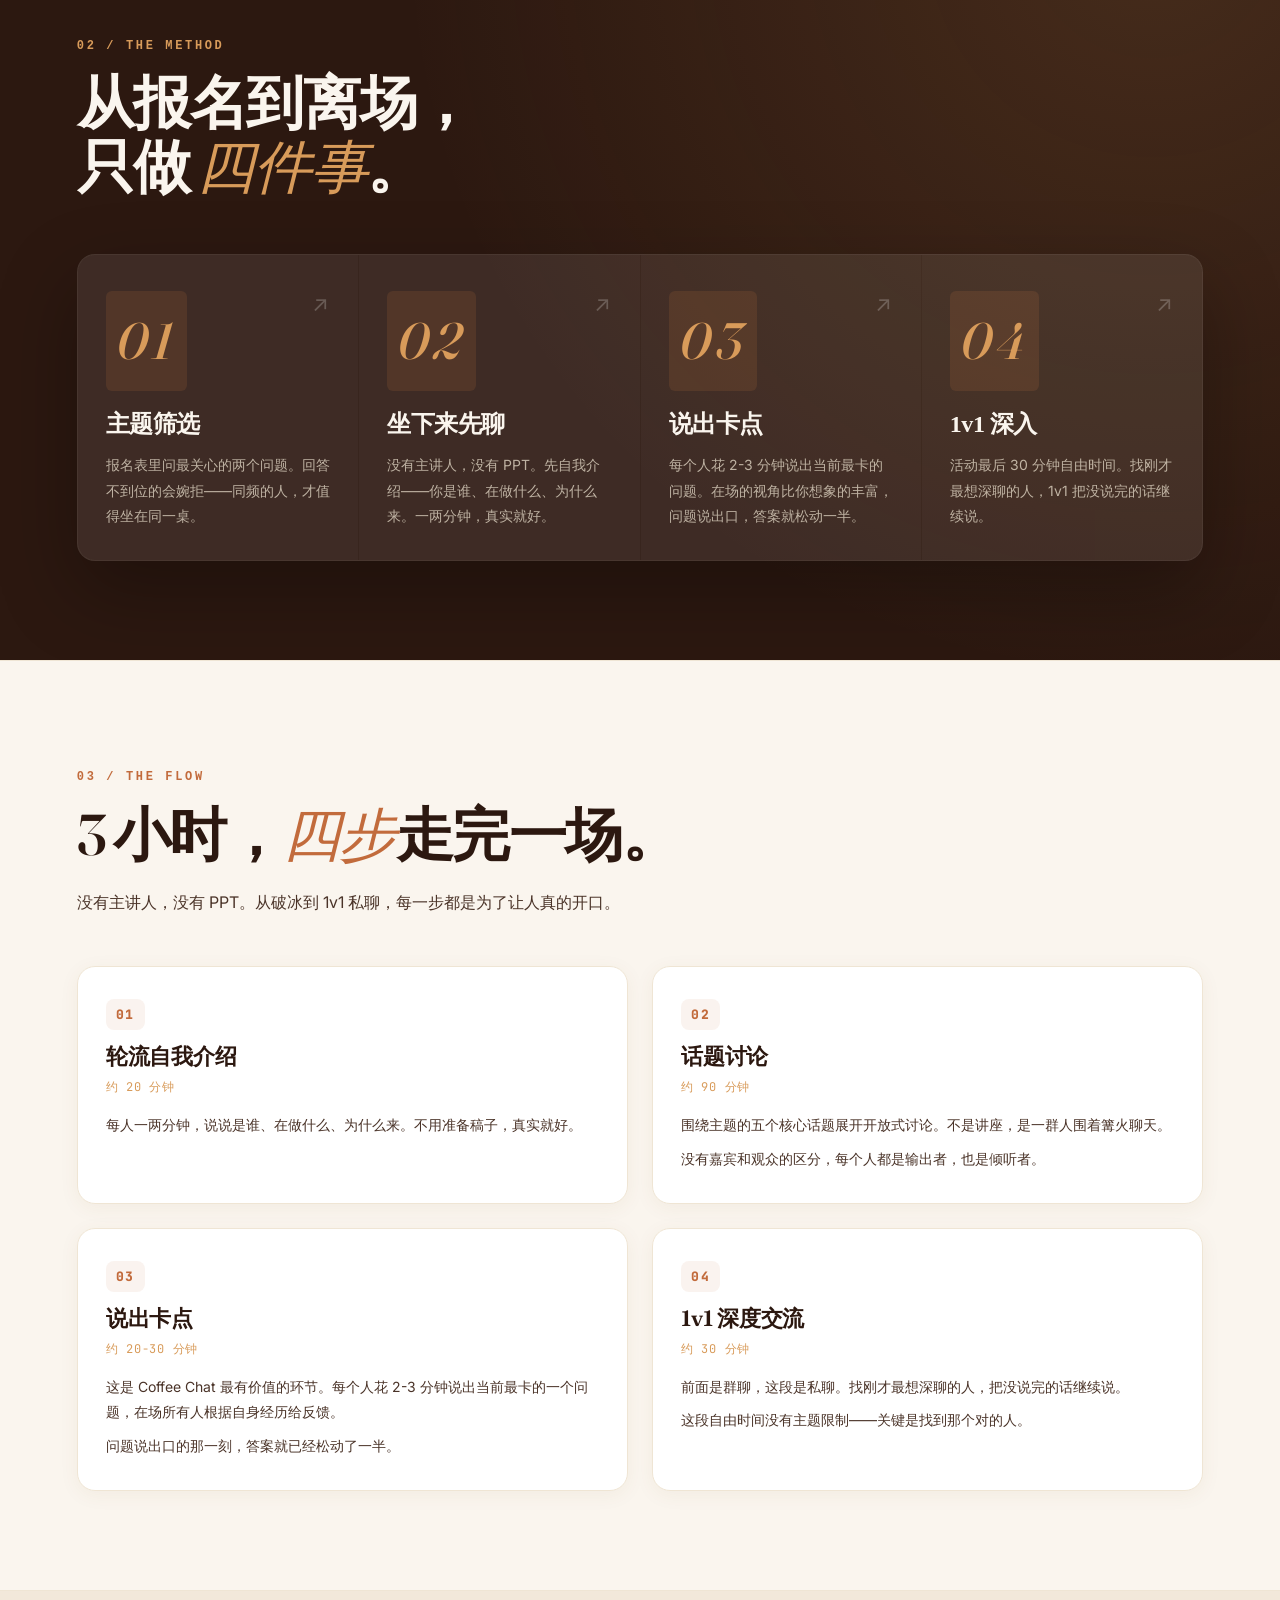
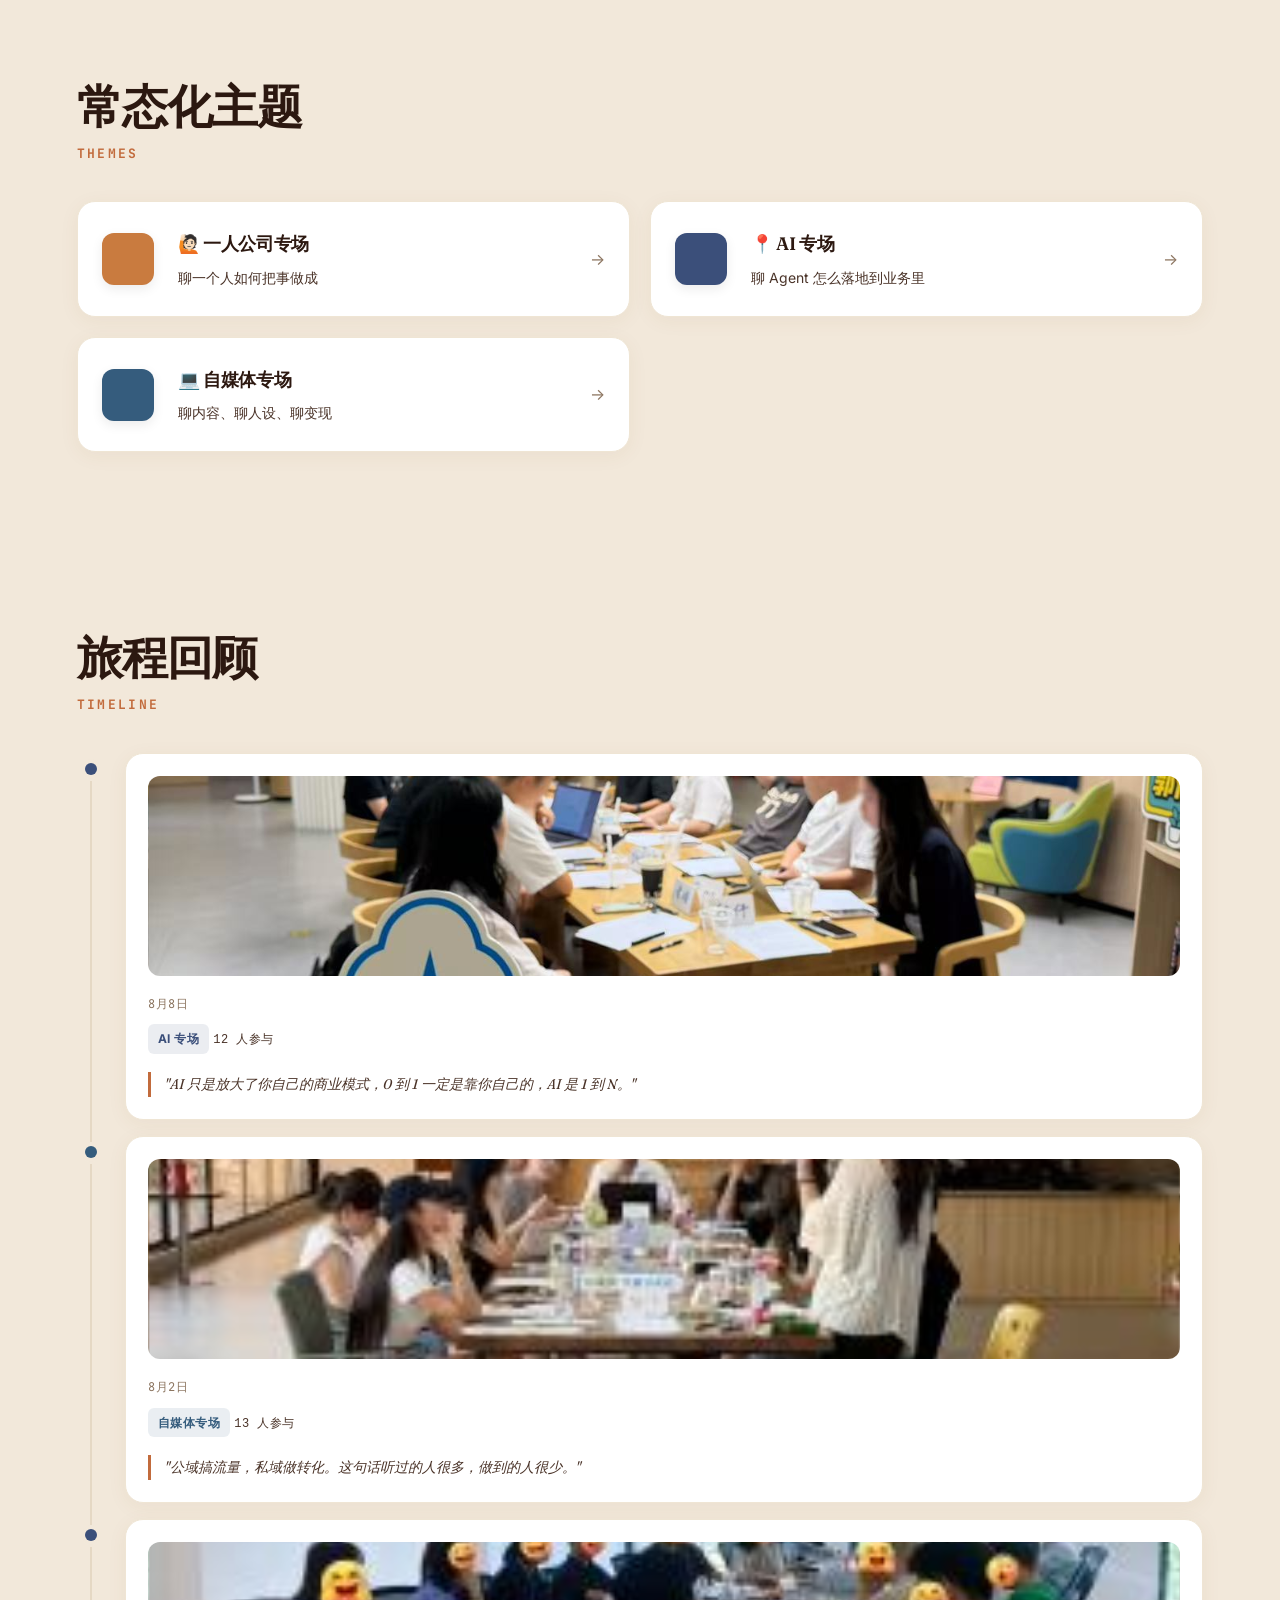
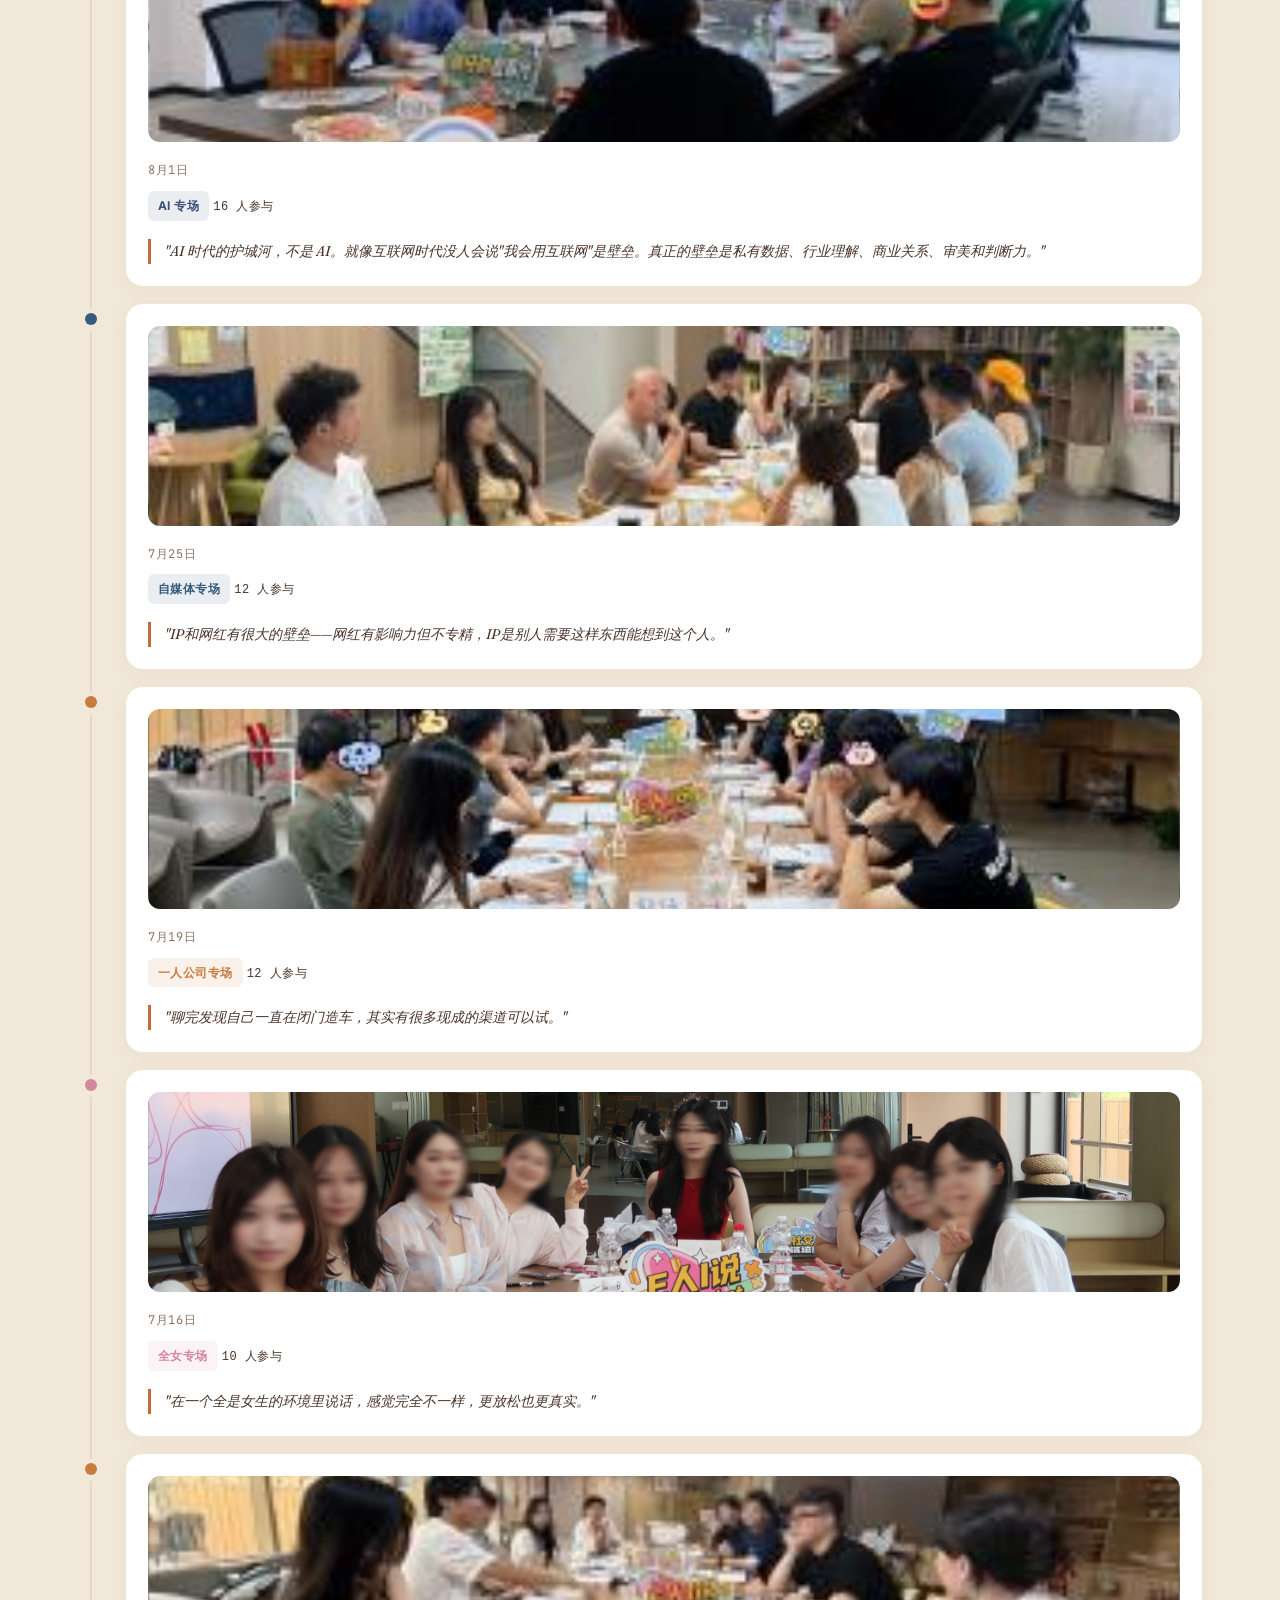
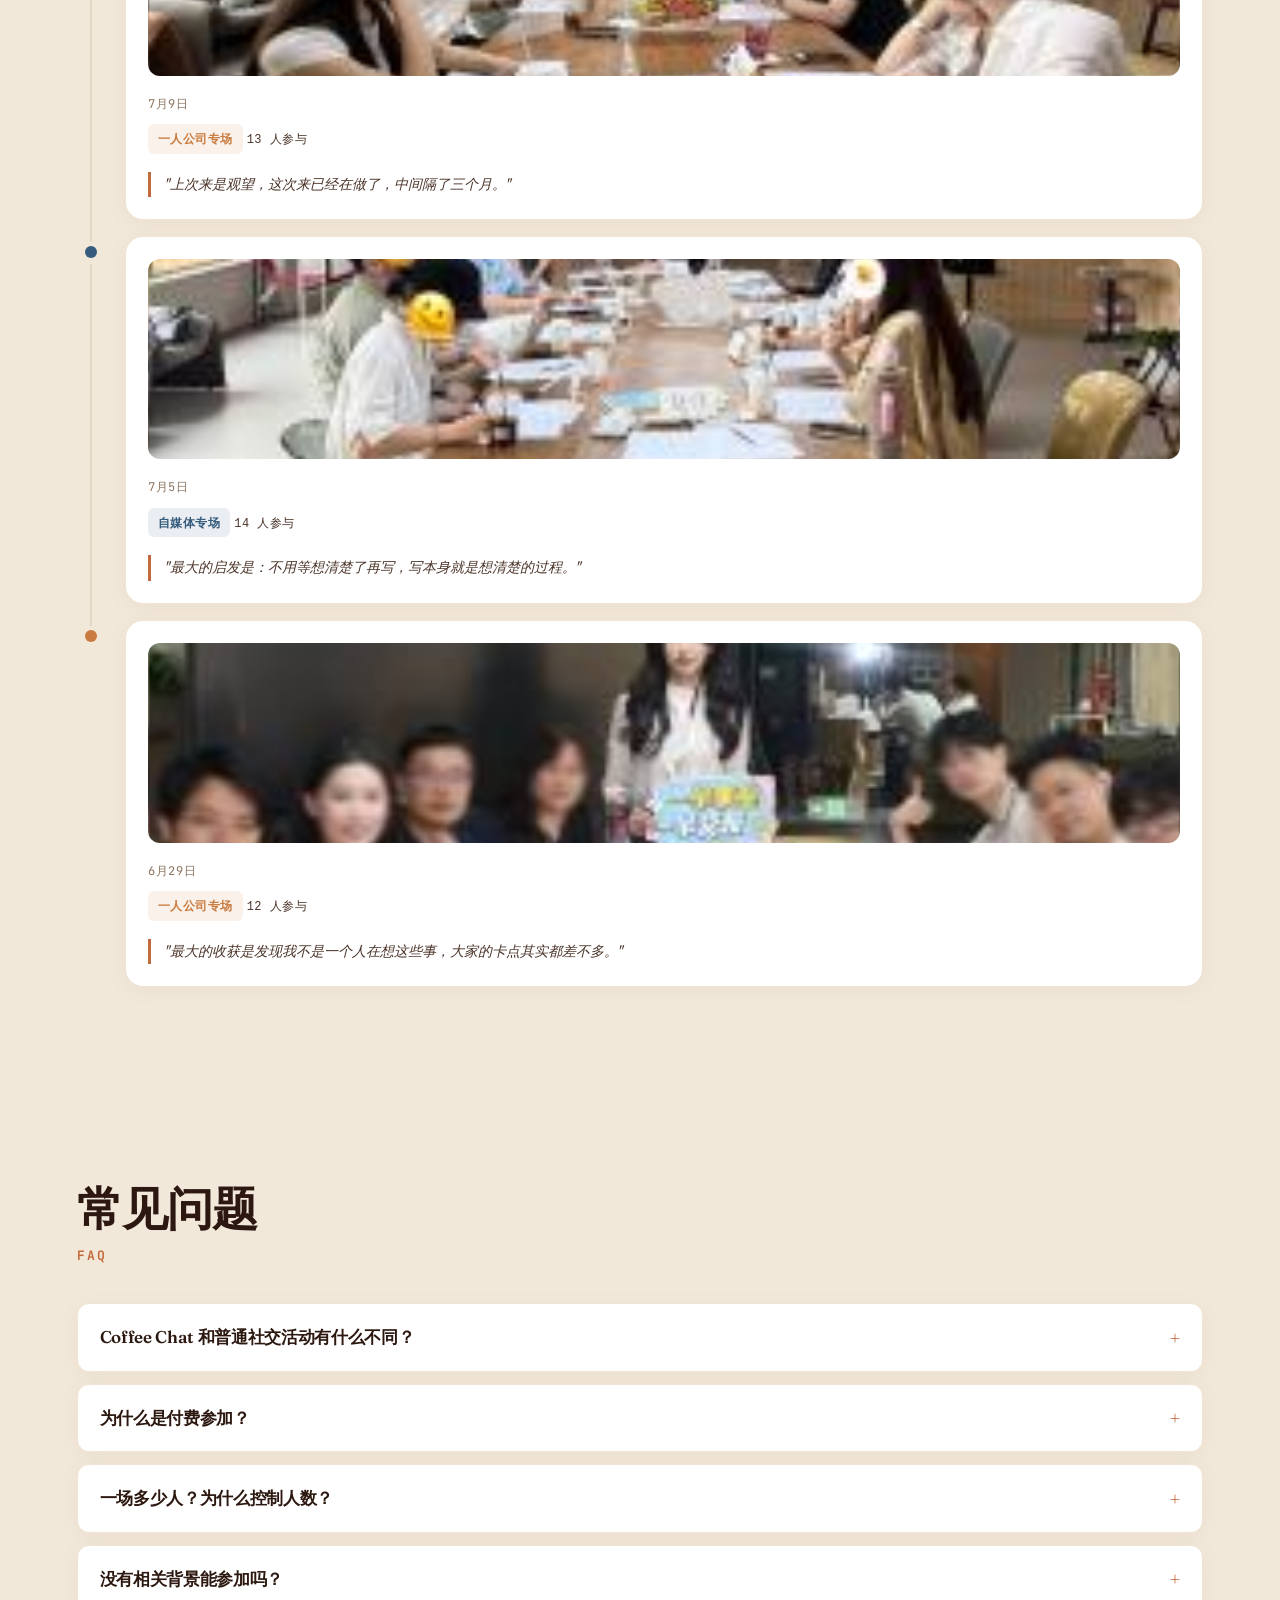
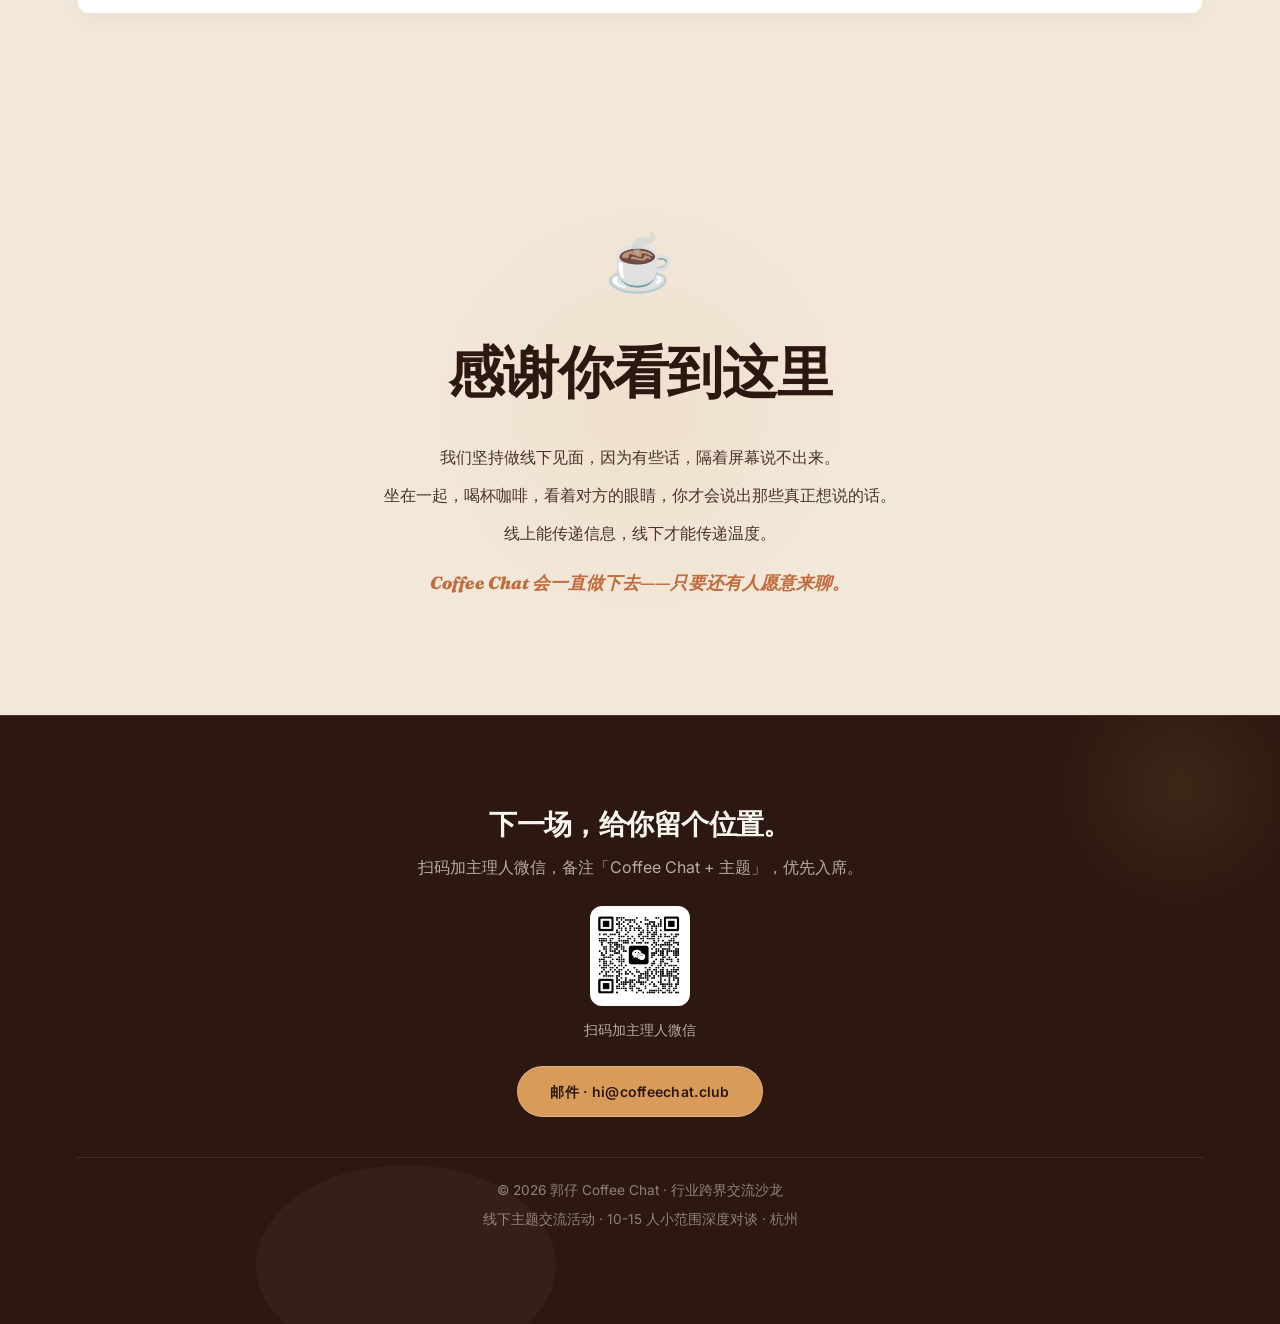
<file: .edgeone/assets/index.html>
<!DOCTYPE html>
<html lang="zh-CN">
<head>
  <meta charset="UTF-8">
  <meta name="viewport" content="width=device-width, initial-scale=1.0">
  <title>郭仔 Coffee Chat · 12 人的线下行业跨界沙龙</title>
  <link rel="preconnect" href="https://fonts.googleapis.com">
  <link rel="preconnect" href="https://fonts.gstatic.com" crossorigin>
  <link href="https://fonts.googleapis.com/css2?family=Fraunces:ital,opsz,wght@0,9..144,400;0,9..144,500;0,9..144,600;0,9..144,700;1,9..144,400;1,9..144,500&family=Inter:wght@300;400;500;600;700&family=JetBrains+Mono:wght@400;500&display=swap" rel="stylesheet">
  <meta name="description" content="一个 10-15 人、围绕一个主题、三小时的线下咖啡沙龙。没有主讲人，没有课件——每个参与者既是输出者，也是倾听者。杭州，几家合作咖啡馆轮流坐。">
  <link rel="stylesheet" href="assets/style.css">
  <link rel="stylesheet" href="assets/style-warm.css">
</head>
<body>

  <div class="scroll-progress"></div>

  <!-- 顶部全宽固定导航 -->
  <nav class="cc-topbar" aria-label="主导航">
    <a href="#top" class="cc-topbar-logo">
      <span class="cc-topbar-mark">☕</span>
      <span class="cc-topbar-text"><b>郭仔</b><i>Coffee Chat</i></span>
    </a>
    <div class="cc-topbar-nav">
      <a href="#manifesto">宣言</a>
      <a href="#cases">已办</a>
      <a href="#about">主理人</a>
      <a href="#themes">主题</a>
      <a href="#flow">流程</a>
      <a href="#faq">FAQ</a>
    </div>
    <a class="cc-topbar-cta" href="#contact">约下一场 ↗</a>
  </nav>

  <!-- 首屏：上传的背景图 + 暗蒙版 -->
  <header class="cc-hero" id="top">
    <div class="cc-hero-image" aria-hidden="true"></div>
    <div class="cc-hero-shade" aria-hidden="true"></div>

    <div class="cc-hero-content">
      <span class="cc-eyebrow">INDUSTRY · OFFLINE · SMALL GROUP</span>
      <h1 class="cc-headline">
        12 个人、3 小时，<br>
        <em>一次真正被听见的</em><br>
        跨界对谈。
      </h1>
      <p class="cc-sub">一个线下的行业跨界交流沙龙。10-15 人围坐一桌，没有主讲人、没有课件——每个人都是输出者，也是倾听者。杭州，几家合作咖啡馆轮流坐。</p>
      <div class="cc-cta-row">
        <a class="cc-cta-primary" href="#contact">约下一场 ↗</a>
        <a class="cc-cta-text" href="#manifesto">为什么是线下 ↓</a>
      </div>
    </div>

    <div class="cc-hero-foot" aria-label="核心属性">
      <span>10-15 人小范围</span>
      <span>主题深度聚焦</span>
      <span>杭州线下咖啡</span>
      <span>真诚需要物理距离</span>
    </div>
  </header>

  <!-- 宣言：暖深色强对比 -->
  <section class="cc-manifesto" id="manifesto">
    <div class="cc-manifesto-inner">
      <span class="cc-eyebrow cc-eyebrow-light">WHY OFFLINE</span>
      <h2 class="cc-manifesto-h">你不是缺一个社群。<br>你是缺一次<em>认真被人听完的</em> 3 小时。</h2>
      <p class="cc-manifesto-p">线上能传递信息，线下才能传递温度。坐在一张桌前，喝着咖啡，看着对方的眼睛——你才会说出那些真正想说的话。</p>
      <div class="cc-signal-row" aria-label="有效连接信号">
        <span>真正有效的连接信号</span>
        <b>主动坐到一起</b><i>·</i>
        <b>开口说卡点</b><i>·</i>
        <b>被听到</b><i>·</i>
        <b>线下见</b>
      </div>
    </div>
  </section>

  <!-- 数据带：核心数字 -->
  <section class="cc-stats-strip" id="proof" aria-label="项目数据">
    <div>
      <strong>9<em>场</em></strong>
      <span>已办 Coffee Chat</span>
    </div>
    <div>
      <strong>132<em>+</em></strong>
      <span>参与人次</span>
    </div>
    <div>
      <strong>4<em>个</em></strong>
      <span>常设主题</span>
    </div>
    <div>
      <strong>3<em>小时</em></strong>
      <span>一场聊透</span>
    </div>
  </section>

  <!-- 案例证据：使用现有 8 张活动照片 -->
  <section class="cc-cases" id="cases">
    <div class="cc-section-head">
      <span>01 / THE EVIDENCE</span>
      <h2>前 9 场 <em>都聊了什么</em>。</h2>
      <p>这不是广告，是过往 9 场 Coffee Chat 留下的真实记录。照片、主题、人数、参与者的金句——全在这里。</p>
    </div>
    <div class="cc-cases-grid" id="cc-cases-grid"></div>
    <p class="cc-source-note">数据来自过往活动的真实记录。不同主题专场由主理人独立设计和组织。</p>
  </section>

  <!-- 关于主理人：sticky 双列 -->
  <section class="cc-about" id="about">
    <div class="cc-about-sticky">
      <span>ABOUT THE HOST</span>
      <h2>不编人设。<br>只撮<em>合对的人</em><br>坐到一张桌前。</h2>
    </div>
    <div class="cc-about-copy">
      <blockquote>「你不需要把自己包装成另一个人。Coffee Chat 做的只是让本来就会聊到一起的人，真的坐到一张桌前。」</blockquote>
      <p>郭仔，2026 年裸辞后发起 Coffee Chat 项目。每场主题筛选 + 人数控制 + 现场节奏把控——是件体力活，也是一件相信「线下仍然值得」的事。</p>
      <p><b>已办主题：</b>一人公司专场 · 全女专场 · 自媒体专场 · AI 专场</p>
      <p><b>过往嘉宾 / 参与者（节选）：</b>上市公司 CFO、宠物行业年营收 2 亿企业主、几十万粉自媒体博主、国货美妆渠道负责人、AI 智能体独立创业者、电气工程师、Vogue 出来的艺人造型师、负责 6000 万粉丝帐号的短视频商业化操盘手……</p>

      <div class="cc-beliefs">
        <article><b>01</b><span>小范围胜过大场面</span></article>
        <article><b>02</b><span>有主题胜过自由聊</span></article>
        <article><b>03</b><span>真诚需要物理距离</span></article>
        <article><b>04</b><span>付费是最好的筛选器</span></article>
      </div>

      <div class="cc-host-qr">
        <img src="assets/photos/wechat-qr.jpeg" alt="郭仔微信二维码">
        <div>
          <strong>扫码加主理人微信</strong>
          <span>下一场 Coffee Chat，给你留个位置。<br>备注「Coffee Chat + 主题」优先入席。</span>
        </div>
      </div>
    </div>
  </section>

  <!-- 方法：四个步骤 -->
  <section class="cc-method" id="method">
    <div class="cc-section-head cc-section-head-light">
      <span>02 / THE METHOD</span>
      <h2>从报名到离场，<br>只做 <em>四件事</em>。</h2>
    </div>
    <div class="cc-method-grid">
      <article>
        <i>01</i>
        <h3>主题筛选</h3>
        <p>报名表里问最关心的两个问题。回答不到位的会婉拒——同频的人，才值得坐在同一桌。</p>
      </article>
      <article>
        <i>02</i>
        <h3>坐下来先聊</h3>
        <p>没有主讲人，没有 PPT。先自我介绍——你是谁、在做什么、为什么来。一两分钟，真实就好。</p>
      </article>
      <article>
        <i>03</i>
        <h3>说出卡点</h3>
        <p>每个人花 2-3 分钟说出当前最卡的问题。在场的视角比你想象的丰富，问题说出口，答案就松动一半。</p>
      </article>
      <article>
        <i>04</i>
        <h3>1v1 深入</h3>
        <p>活动最后 30 分钟自由时间。找刚才最想深聊的人，1v1 把没说完的话继续说。</p>
      </article>
    </div>
  </section>

  <!-- 活动流程：内嵌完整四步 -->
  <section class="cc-flow-section" id="flow">
    <div class="cc-section-head">
      <span>03 / THE FLOW</span>
      <h2>3 小时，<em>四步</em>走完一场。</h2>
      <p>没有主讲人，没有 PPT。从破冰到 1v1 私聊，每一步都是为了让人真的开口。</p>
    </div>
    <div class="cc-flow-grid">
      <div class="cc-flow-card reveal">
        <div class="cc-flow-card-number">01</div>
        <h3>轮流自我介绍</h3>
        <div class="cc-flow-card-time">约 20 分钟</div>
        <p>每人一两分钟，说说是谁、在做什么、为什么来。不用准备稿子，真实就好。</p>
      </div>
      <div class="cc-flow-card reveal">
        <div class="cc-flow-card-number">02</div>
        <h3>话题讨论</h3>
        <div class="cc-flow-card-time">约 90 分钟</div>
        <p>围绕主题的五个核心话题展开开放式讨论。不是讲座，是一群人围着篝火聊天。</p>
        <p>没有嘉宾和观众的区分，每个人都是输出者，也是倾听者。</p>
      </div>
      <div class="cc-flow-card reveal">
        <div class="cc-flow-card-number">03</div>
        <h3>说出卡点</h3>
        <div class="cc-flow-card-time">约 20-30 分钟</div>
        <p>这是 Coffee Chat 最有价值的环节。每个人花 2-3 分钟说出当前最卡的一个问题，在场所有人根据自身经历给反馈。</p>
        <p>问题说出口的那一刻，答案就已经松动了一半。</p>
      </div>
      <div class="cc-flow-card reveal">
        <div class="cc-flow-card-number">04</div>
        <h3>1v1 深度交流</h3>
        <div class="cc-flow-card-time">约 30 分钟</div>
        <p>前面是群聊，这段是私聊。找刚才最想深聊的人，把没说完的话继续说。</p>
        <p>这段自由时间没有主题限制——关键是找到那个对的人。</p>
      </div>
    </div>
  </section>

  <!-- 常态化主题 -->
  <section class="section" id="themes">
    <div class="container">
      <h2 class="section-title">常态化主题</h2>
      <p class="section-desc">THEMES</p>
      <div class="theme-grid" id="theme-grid"></div>
    </div>
  </section>

  <!-- 旅程回顾 -->
  <section class="section" id="timeline">
    <div class="container">
      <h2 class="section-title">旅程回顾</h2>
      <p class="section-desc">TIMELINE</p>
      <div class="timeline" id="timeline-container"></div>
    </div>
  </section>

  <!-- FAQ -->
  <section class="section" id="faq">
    <div class="container">
      <h2 class="section-title">常见问题</h2>
      <p class="section-desc">FAQ</p>
      <div class="faq" id="faq-container"></div>
    </div>
  </section>

  <!-- 致谢 -->
  <section class="section closing-section" id="thanks">
    <div class="container closing-content">
      <div class="closing-icon">☕</div>
      <h2 class="closing-title">感谢你看到这里</h2>
      <p class="closing-text">我们坚持做线下见面，因为有些话，隔着屏幕说不出来。</p>
      <p class="closing-text">坐在一起，喝杯咖啡，看着对方的眼睛，你才会说出那些真正想说的话。</p>
      <p class="closing-text">线上能传递信息，线下才能传递温度。</p>
      <p class="closing-text closing-emphasis">Coffee Chat 会一直做下去——只要还有人愿意来聊。</p>
    </div>
  </section>

  <!-- 页脚 / 联系 -->
  <footer class="footer" id="contact">
    <div class="footer-inner">
      <div class="footer-cta">
        <h3>下一场，给你留个位置。</h3>
        <p>扫码加主理人微信，备注「Coffee Chat + 主题」，优先入席。</p>
        <div class="footer-qr">
          <img class="footer-qr-img" src="assets/photos/wechat-qr.jpeg" alt="微信二维码">
          <span class="footer-qr-label">扫码加主理人微信</span>
        </div>
        <a class="footer-btn" href="mailto:hi@coffeechat.club">邮件 · hi@coffeechat.club</a>
      </div>
      <div class="footer-meta">
        <p>&copy; 2026 郭仔 Coffee Chat · 行业跨界交流沙龙</p>
        <p>线下主题交流活动 · 10-15 人小范围深度对谈 · 杭州</p>
      </div>
    </div>
  </footer>

  <script src="assets/app.js"></script>
  <script>
    document.addEventListener('DOMContentLoaded', () => {
      // 顶部导航：滚动后加深
      const topbar = document.querySelector('.cc-topbar');
      const updateTopbar = () => {
        if (window.scrollY > 80) topbar.classList.add('is-scrolled');
        else topbar.classList.remove('is-scrolled');
      };
      window.addEventListener('scroll', updateTopbar, { passive: true });
      updateTopbar();

      // 导航链接 + hero CTA：滚到锚点（避开顶栏遮挡）
      document.querySelectorAll('a[href^="#"]').forEach(a => {
        a.addEventListener('click', (e) => {
          const id = a.getAttribute('href').slice(1);
          if (!id) return;
          const target = document.getElementById(id);
          if (!target) return;
          e.preventDefault();
          const offset = window.innerWidth < 720 ? 64 : 72;
          const top = target.getBoundingClientRect().top + window.scrollY - offset;
          window.scrollTo({ top, behavior: 'smooth' });
        });
      });

      // 案例网格：用真实往期数据
      const casesGrid = document.getElementById('cc-cases-grid');
      if (casesGrid) {
        const featured = activities.slice().reverse();
        casesGrid.innerHTML = featured.map((item, i) => {
          const t = getTheme(item.themeSlug);
          const accent = t ? t.accentColor : '#2E5C8A';
          return `
            <article class="cc-case-card reveal" style="transition-delay:${i * 60}ms">
              <div class="cc-case-photo" style="background-image:url('assets/photos/${item.photo}')">
                <span class="cc-case-tag" style="background:${accent}">${item.themeName}</span>
              </div>
              <div class="cc-case-body">
                <div class="cc-case-date">${item.dateLabel} · ${item.attendees} 人</div>
                <h3>${item.highlight}</h3>
                ${item.quote ? `<blockquote>"${item.quote}"<cite>${item.quoteAuthor || ''}</cite></blockquote>` : ''}
              </div>
            </article>`;
        }).join('');
      }

      // 旅程时间线
      const timelineContainer = document.getElementById('timeline-container');
      if (timelineContainer) {
        renderTimeline(activities.slice().reverse(), timelineContainer, '', true);
      }

      // 主题卡
      const themeGrid = document.getElementById('theme-grid');
      if (themeGrid) {
        const visibleThemes = themes.filter(t => !t.hidden);
        themeGrid.innerHTML = visibleThemes.map((t, i) => `
          <a class="theme-card reveal" href="themes/${t.slug}.html" style="transition-delay:${i * 80}ms">
            <div class="theme-color-block" style="background:${t.accentColor}"></div>
            <div class="theme-body">
              <div class="theme-name">${t.name}</div>
              <div class="theme-tagline">${t.tagline}</div>
            </div>
            <span class="theme-arrow">→</span>
          </a>
        `).join('');
      }

      // FAQ
      const faqContainer = document.getElementById('faq-container');
      if (faqContainer) {
        renderFAQItems(faqParticipate, faqContainer);
      }

      // 入场动画
      const revealObserver = new IntersectionObserver((entries) => {
        entries.forEach(entry => {
          if (entry.isIntersecting) entry.target.classList.add('visible');
        });
      }, { threshold: 0.15 });
      document.querySelectorAll('.reveal').forEach(el => revealObserver.observe(el));
    });
  </script>
</body>
</html>
</file>
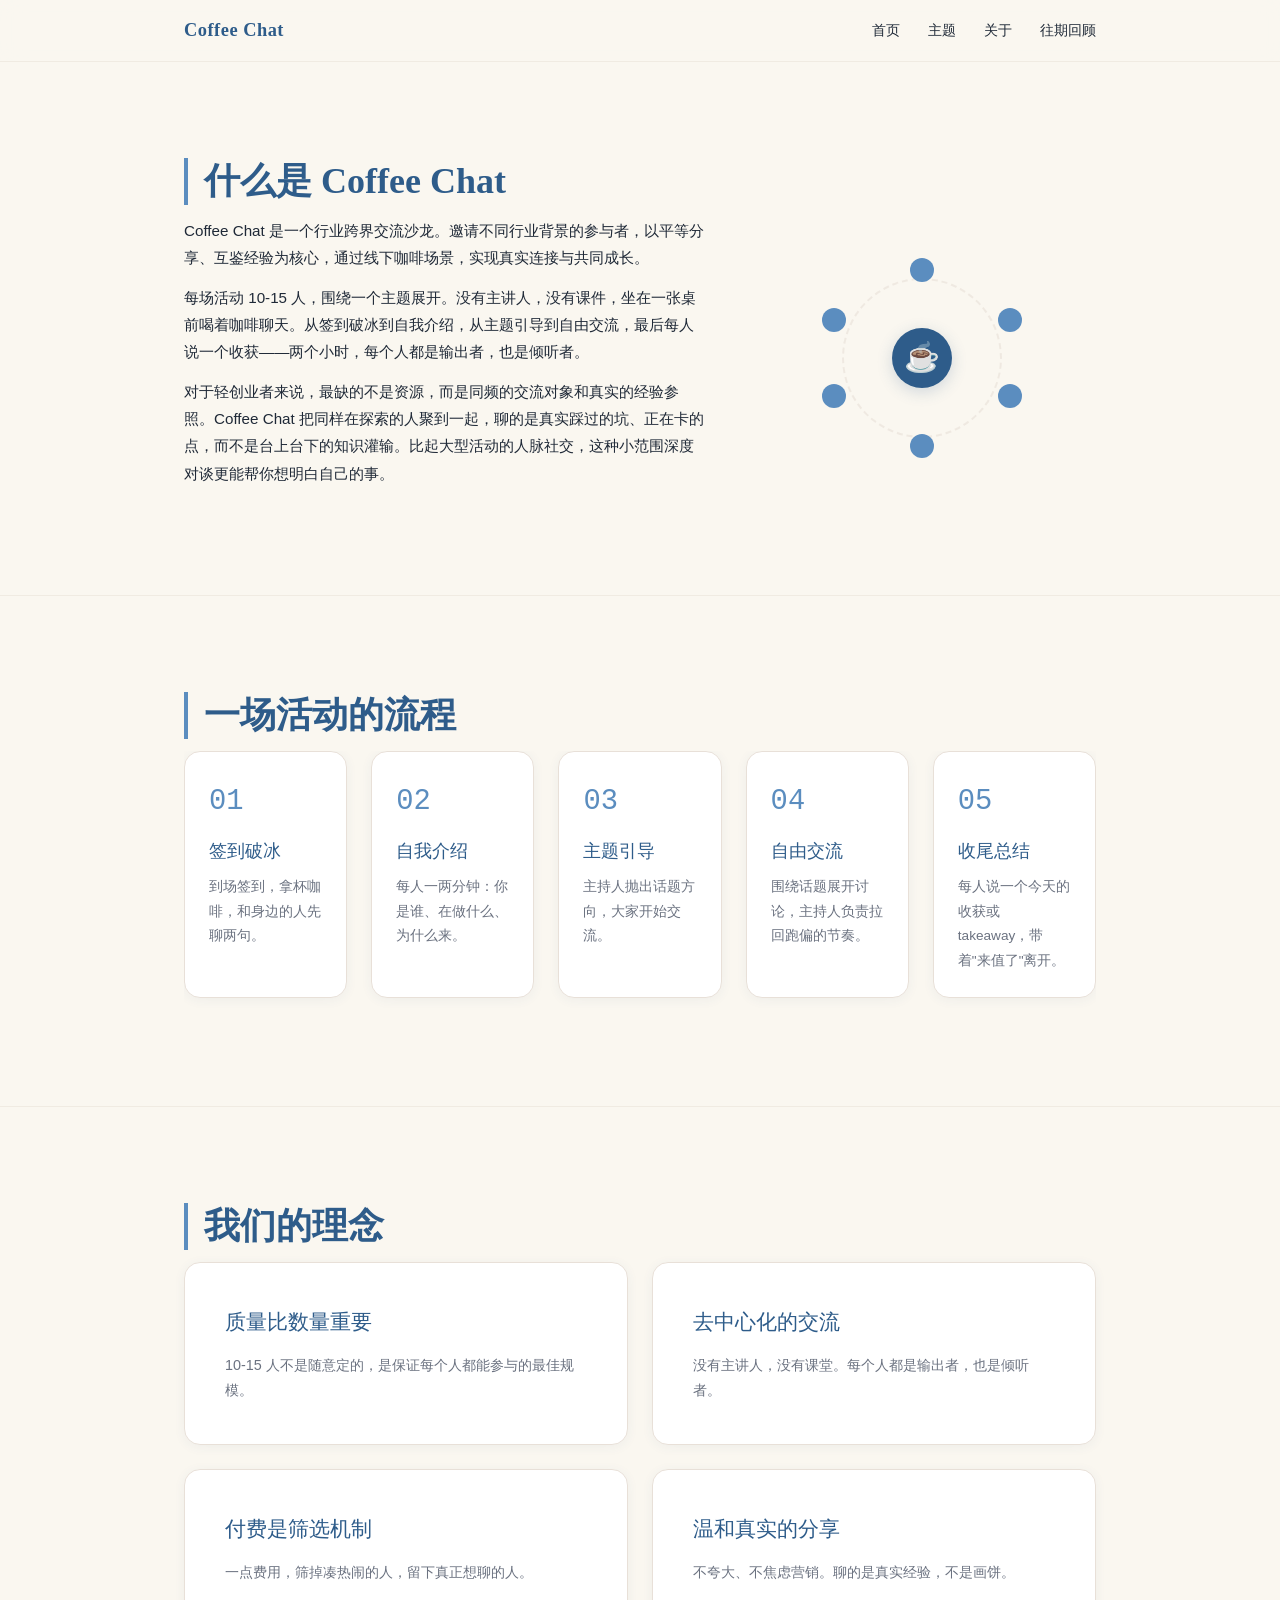
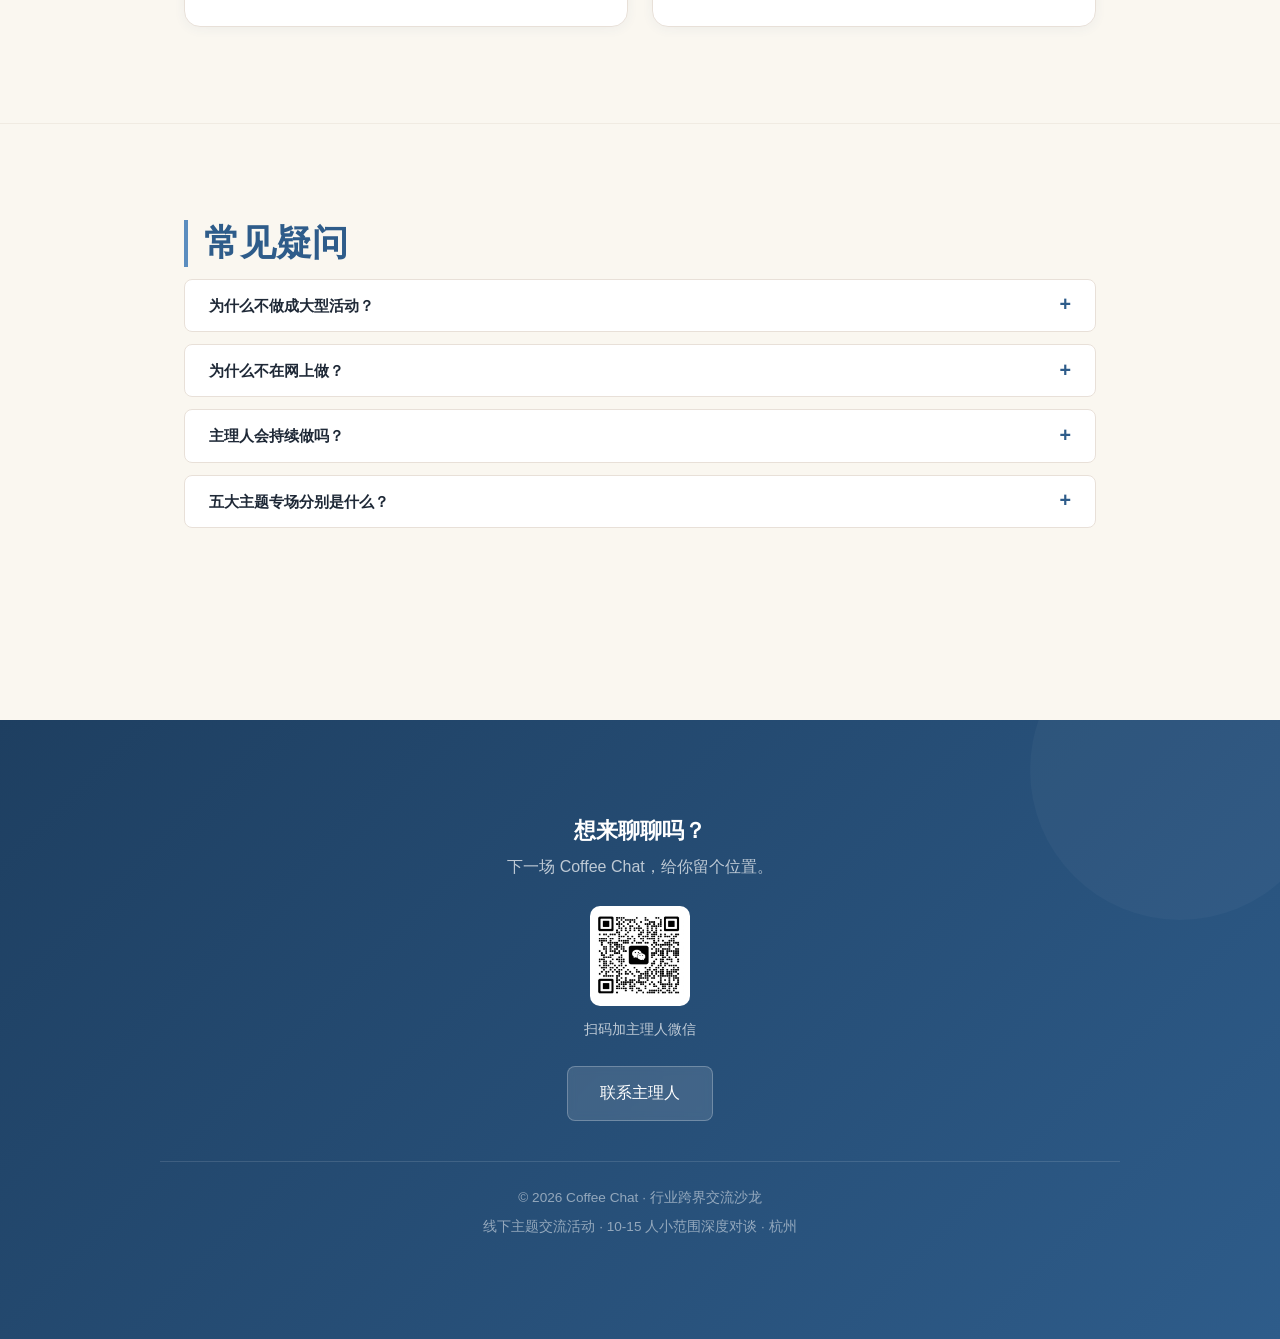
<file: about.html>
<!DOCTYPE html>
<html lang="zh-CN">
<head>
  <meta charset="UTF-8">
  <meta name="viewport" content="width=device-width, initial-scale=1.0">
  <title>关于 Coffee Chat · 行业跨界交流沙龙</title>
  <link rel="stylesheet" href="assets/style.css">
</head>
<body>
  <div class="scroll-progress"></div>

  <!-- 导航栏 -->
  <nav class="nav">
    <div class="nav-inner">
      <a href="index.html" class="nav-logo">Coffee Chat</a>
      <div class="nav-links">
        <a href="index.html">首页</a>
        <a href="index.html#themes">主题</a>
        <a href="about.html">关于</a>
        <a href="archive.html">往期回顾</a>
      </div>
      <button class="nav-toggle" aria-label="菜单">
        <span></span><span></span><span></span>
      </button>
    </div>
  </nav>
  <div class="nav-overlay"></div>

  <!-- ① 什么是 Coffee Chat -->
  <section class="section">
    <div class="container">
      <h2 class="section-title">什么是 Coffee Chat</h2>
      <div class="about-intro">
        <div class="about-text">
          <p>Coffee Chat 是一个行业跨界交流沙龙。邀请不同行业背景的参与者，以平等分享、互鉴经验为核心，通过线下咖啡场景，实现真实连接与共同成长。</p>
          <p>每场活动 10-15 人，围绕一个主题展开。没有主讲人，没有课件，坐在一张桌前喝着咖啡聊天。从签到破冰到自我介绍，从主题引导到自由交流，最后每人说一个收获——两个小时，每个人都是输出者，也是倾听者。</p>
          <p>对于轻创业者来说，最缺的不是资源，而是同频的交流对象和真实的经验参照。Coffee Chat 把同样在探索的人聚到一起，聊的是真实踩过的坑、正在卡的点，而不是台上台下的知识灌输。比起大型活动的人脉社交，这种小范围深度对谈更能帮你想明白自己的事。</p>
        </div>
        <div class="about-illustration">
          <div class="circle-table">
            <div class="circle-center">☕</div>
            <div class="circle-seat"></div>
            <div class="circle-seat"></div>
            <div class="circle-seat"></div>
            <div class="circle-seat"></div>
            <div class="circle-seat"></div>
            <div class="circle-seat"></div>
          </div>
        </div>
      </div>
    </div>
  </section>

  <!-- ② 一场活动的流程 -->
  <section class="section">
    <div class="container">
      <h2 class="section-title">一场活动的流程</h2>
      <div class="flow" id="flow-container"></div>
    </div>
  </section>

  <!-- ③ 我们的理念 -->
  <section class="section">
    <div class="container">
      <h2 class="section-title">我们的理念</h2>
      <div class="principles-grid" id="principles-container"></div>
    </div>
  </section>

  <!-- ④ 常见疑问 -->
  <section class="section">
    <div class="container">
      <h2 class="section-title">常见疑问</h2>
      <div class="faq" id="faq-container"></div>
    </div>
  </section>

  <!-- 页脚 -->
  <footer class="footer">
    <div class="footer-inner">
      <div class="footer-cta">
        <h3>想来聊聊吗？</h3>
        <p>下一场 Coffee Chat，给你留个位置。</p>
        <div class="footer-qr">
          <img class="footer-qr-img" src="assets/photos/wechat-qr.jpeg" alt="微信二维码">
          <span class="footer-qr-label">扫码加主理人微信</span>
        </div>
        <a class="footer-btn" href="mailto:hi@coffeechat.club">联系主理人</a>
      </div>
      <div class="footer-meta">
        <p>&copy; 2026 Coffee Chat · 行业跨界交流沙龙</p>
        <p>线下主题交流活动 · 10-15 人小范围深度对谈 · 杭州</p>
      </div>
    </div>
  </footer>

  <script src="assets/app.js"></script>
  <script>
    // 渲染流程卡片
    const flowContainer = document.getElementById('flow-container');
    flowContainer.innerHTML = flowSteps.map(step => `
      <div class="flow-step reveal">
        <div class="flow-number">${step.step}</div>
        <div class="flow-name">${step.name}</div>
        <div class="flow-desc">${step.desc}</div>
      </div>
    `).join('');

    // 渲染理念卡片
    const principlesContainer = document.getElementById('principles-container');
    principlesContainer.innerHTML = principles.map(p => `
      <div class="principle-card reveal">
        <div class="principle-keyword">${p.keyword}</div>
        <div class="principle-desc">${p.desc}</div>
      </div>
    `).join('');

    // 渲染常见疑问（理念层 FAQ）
    const faqContainer = document.getElementById('faq-container');
    renderFAQItems(faqConcept, faqContainer);
  </script>

</body>
</html>
</file>
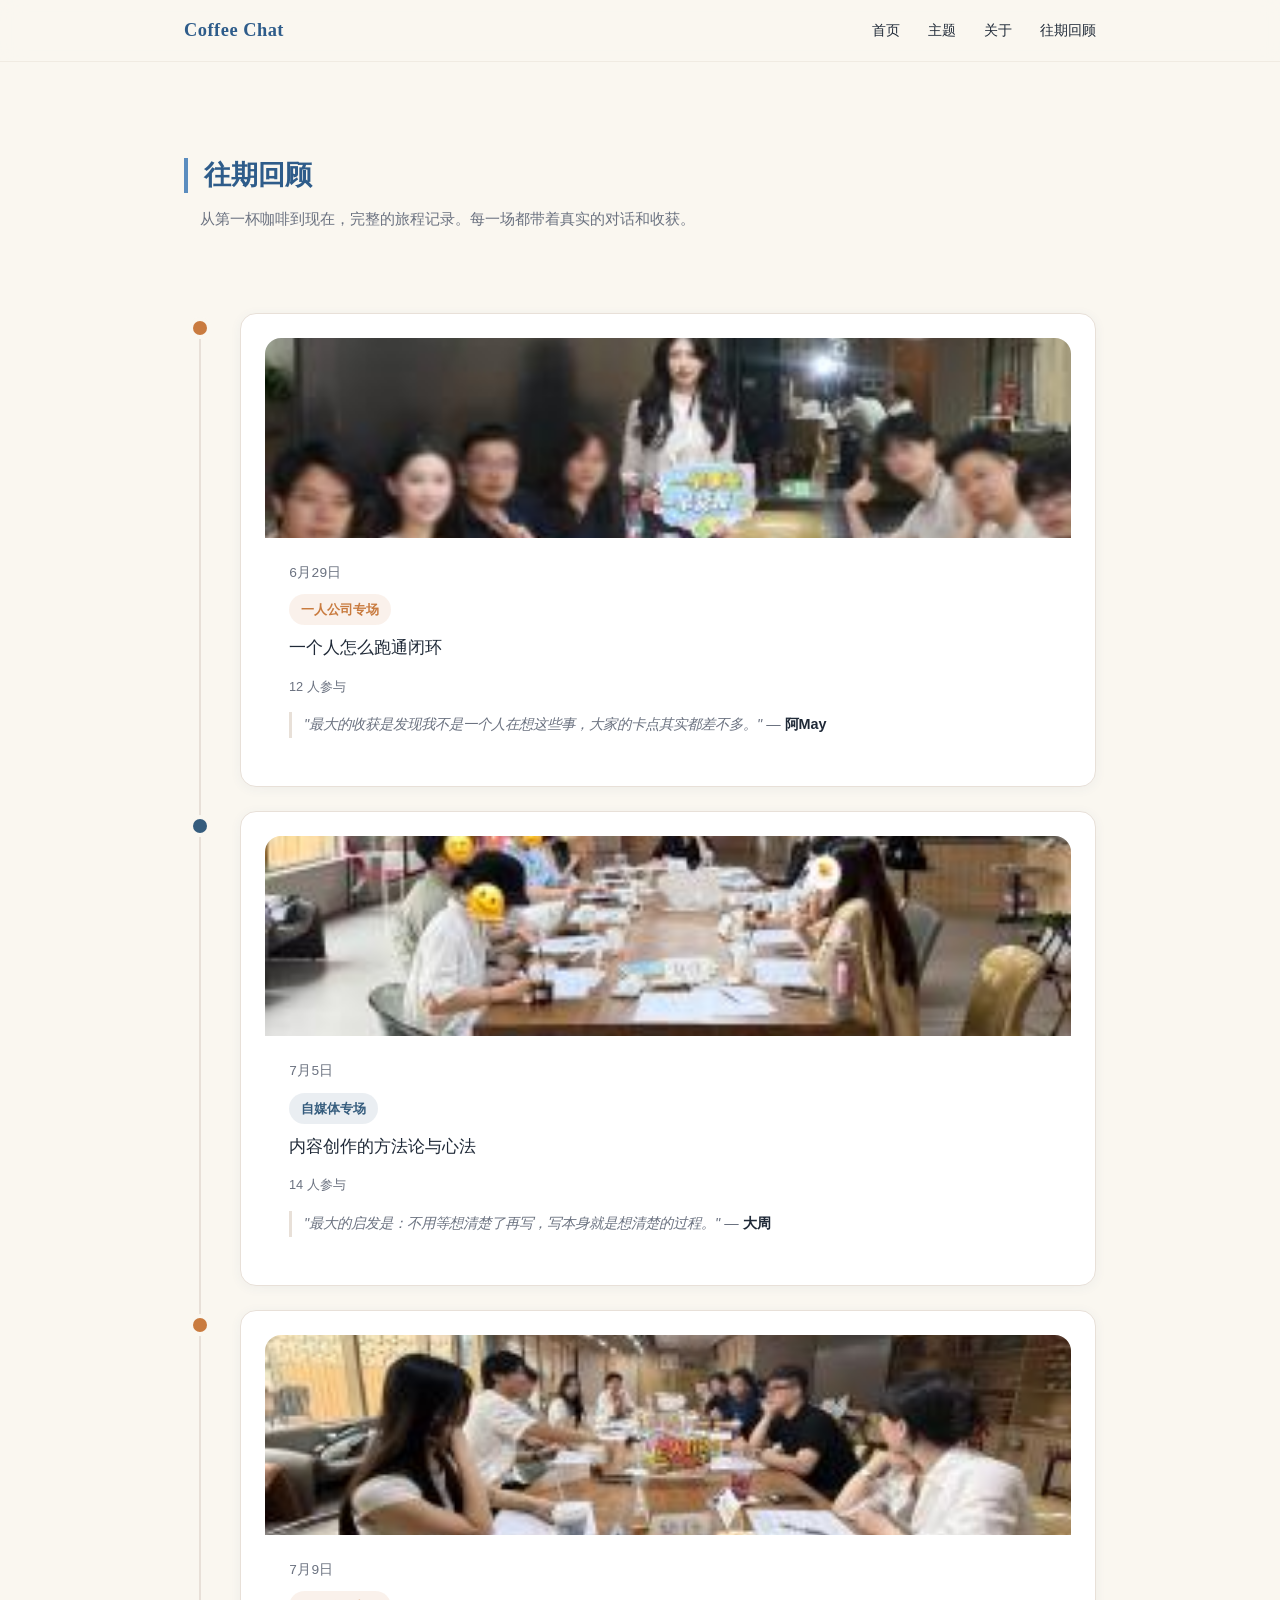
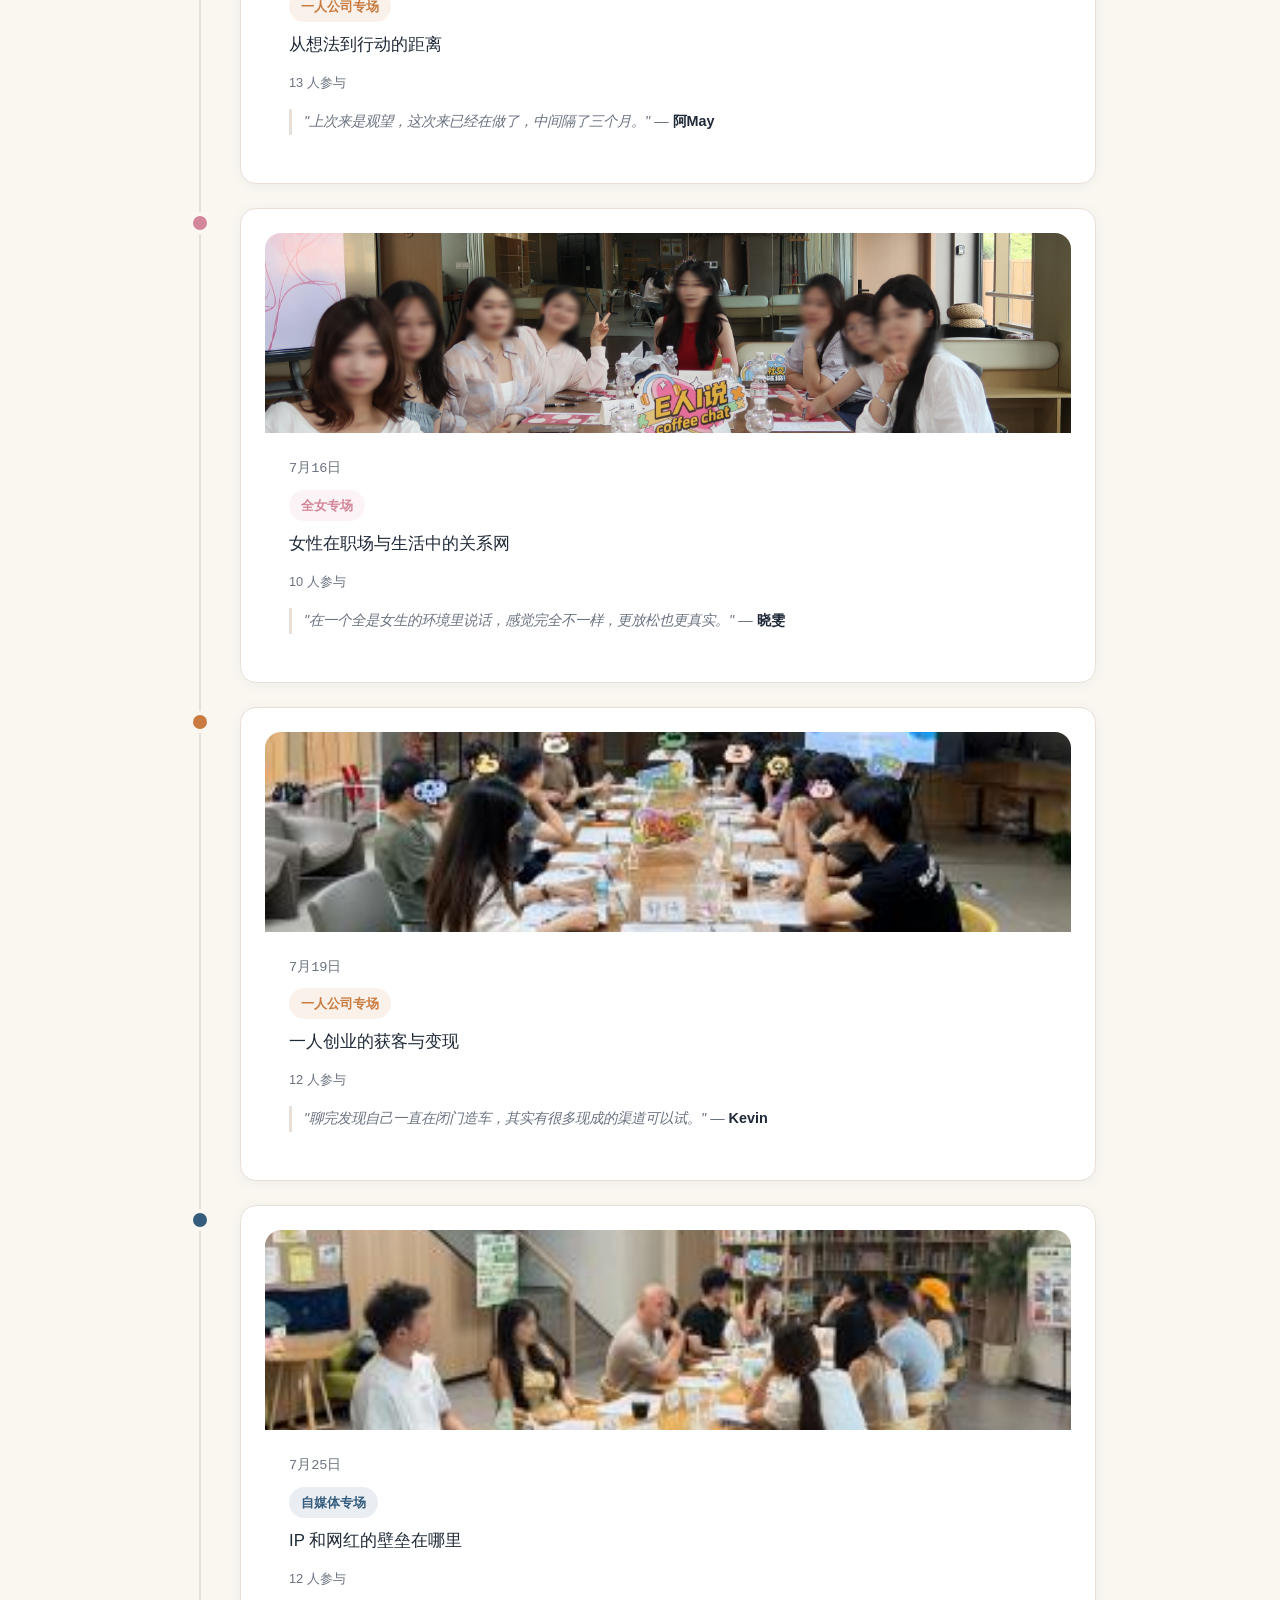
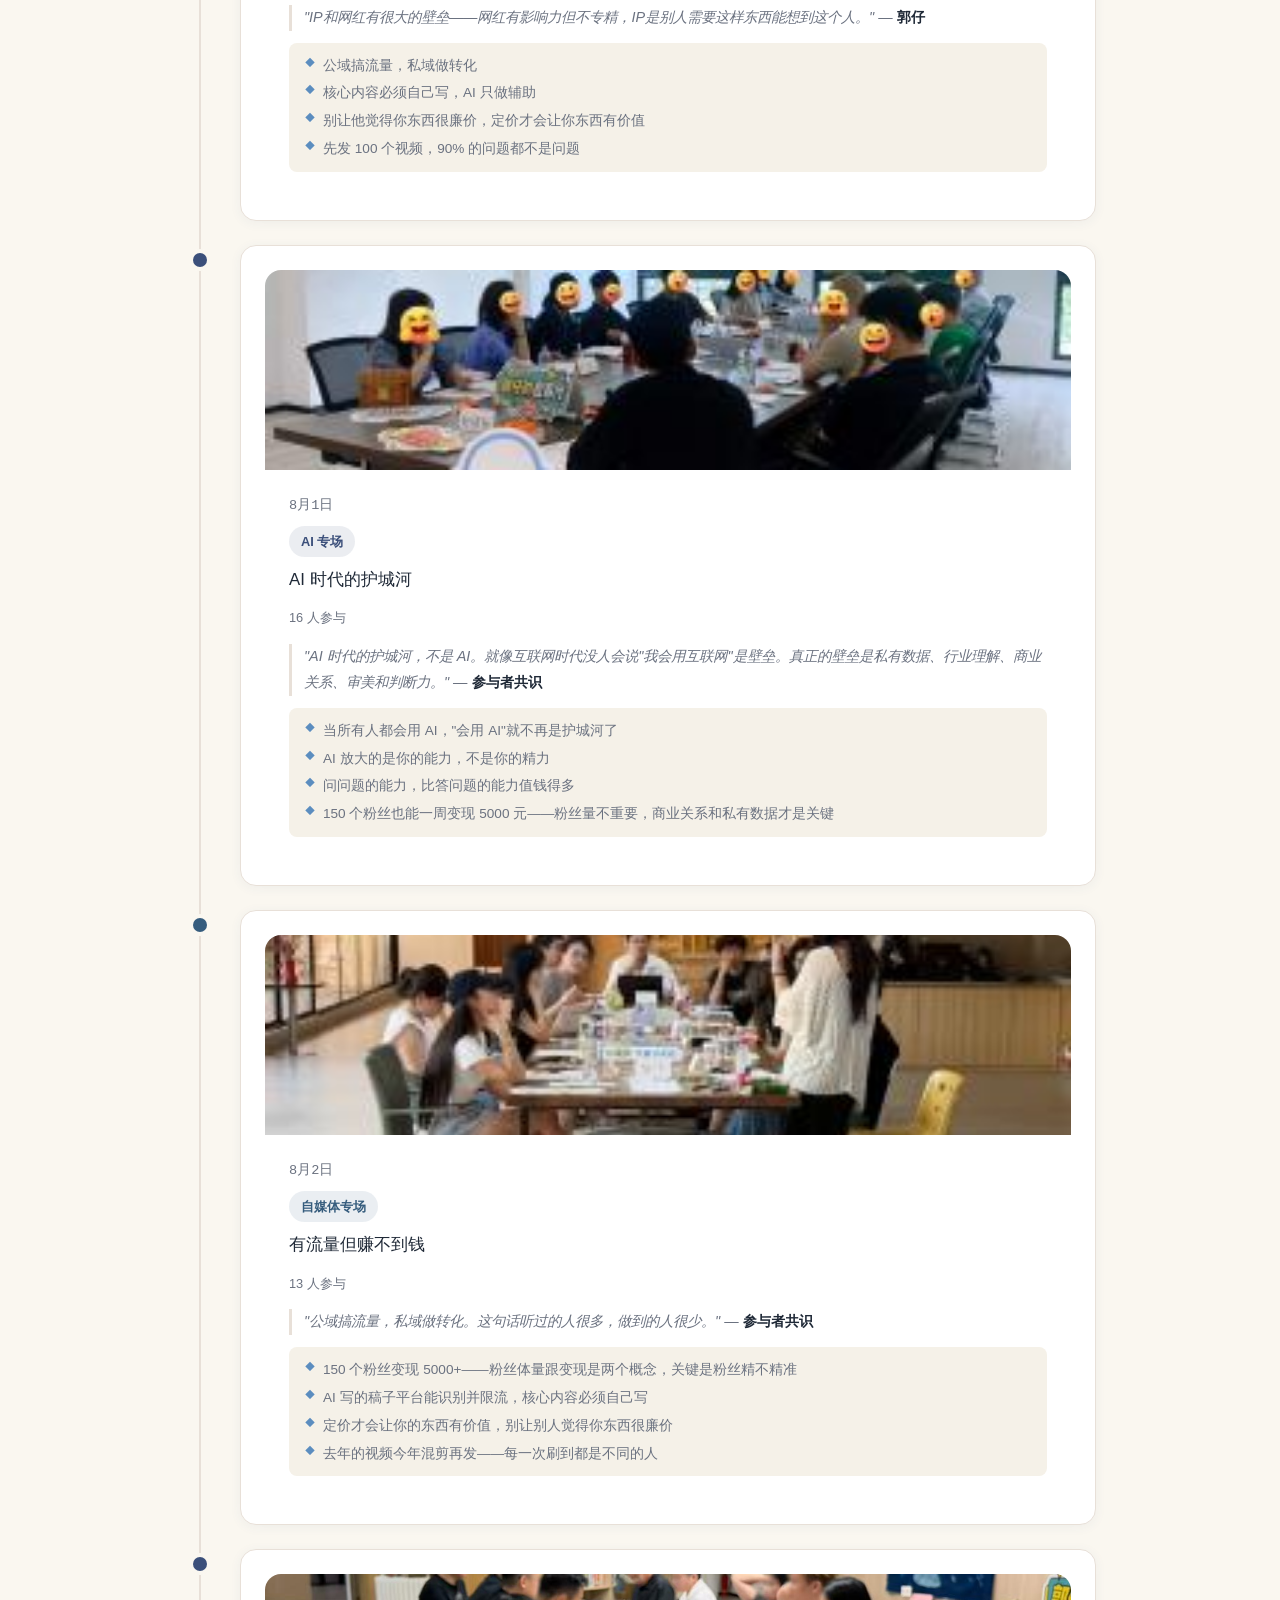
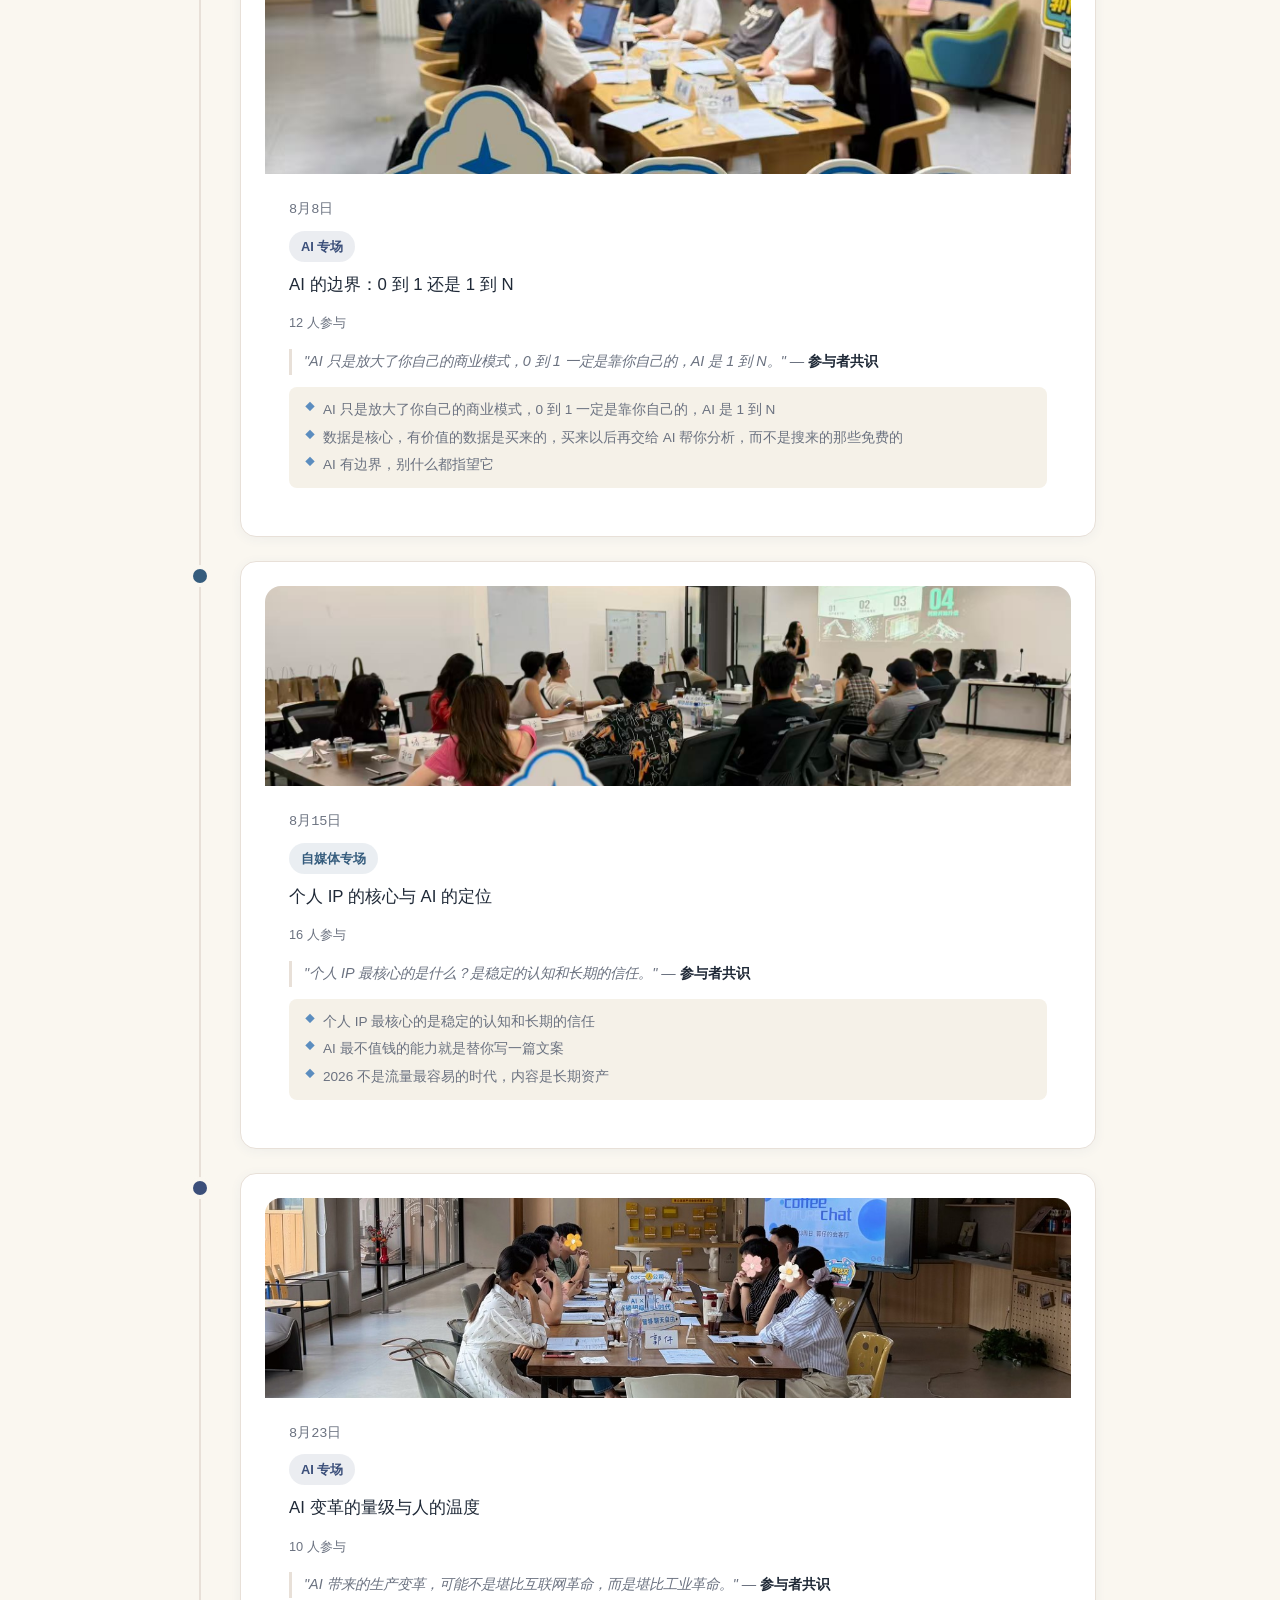
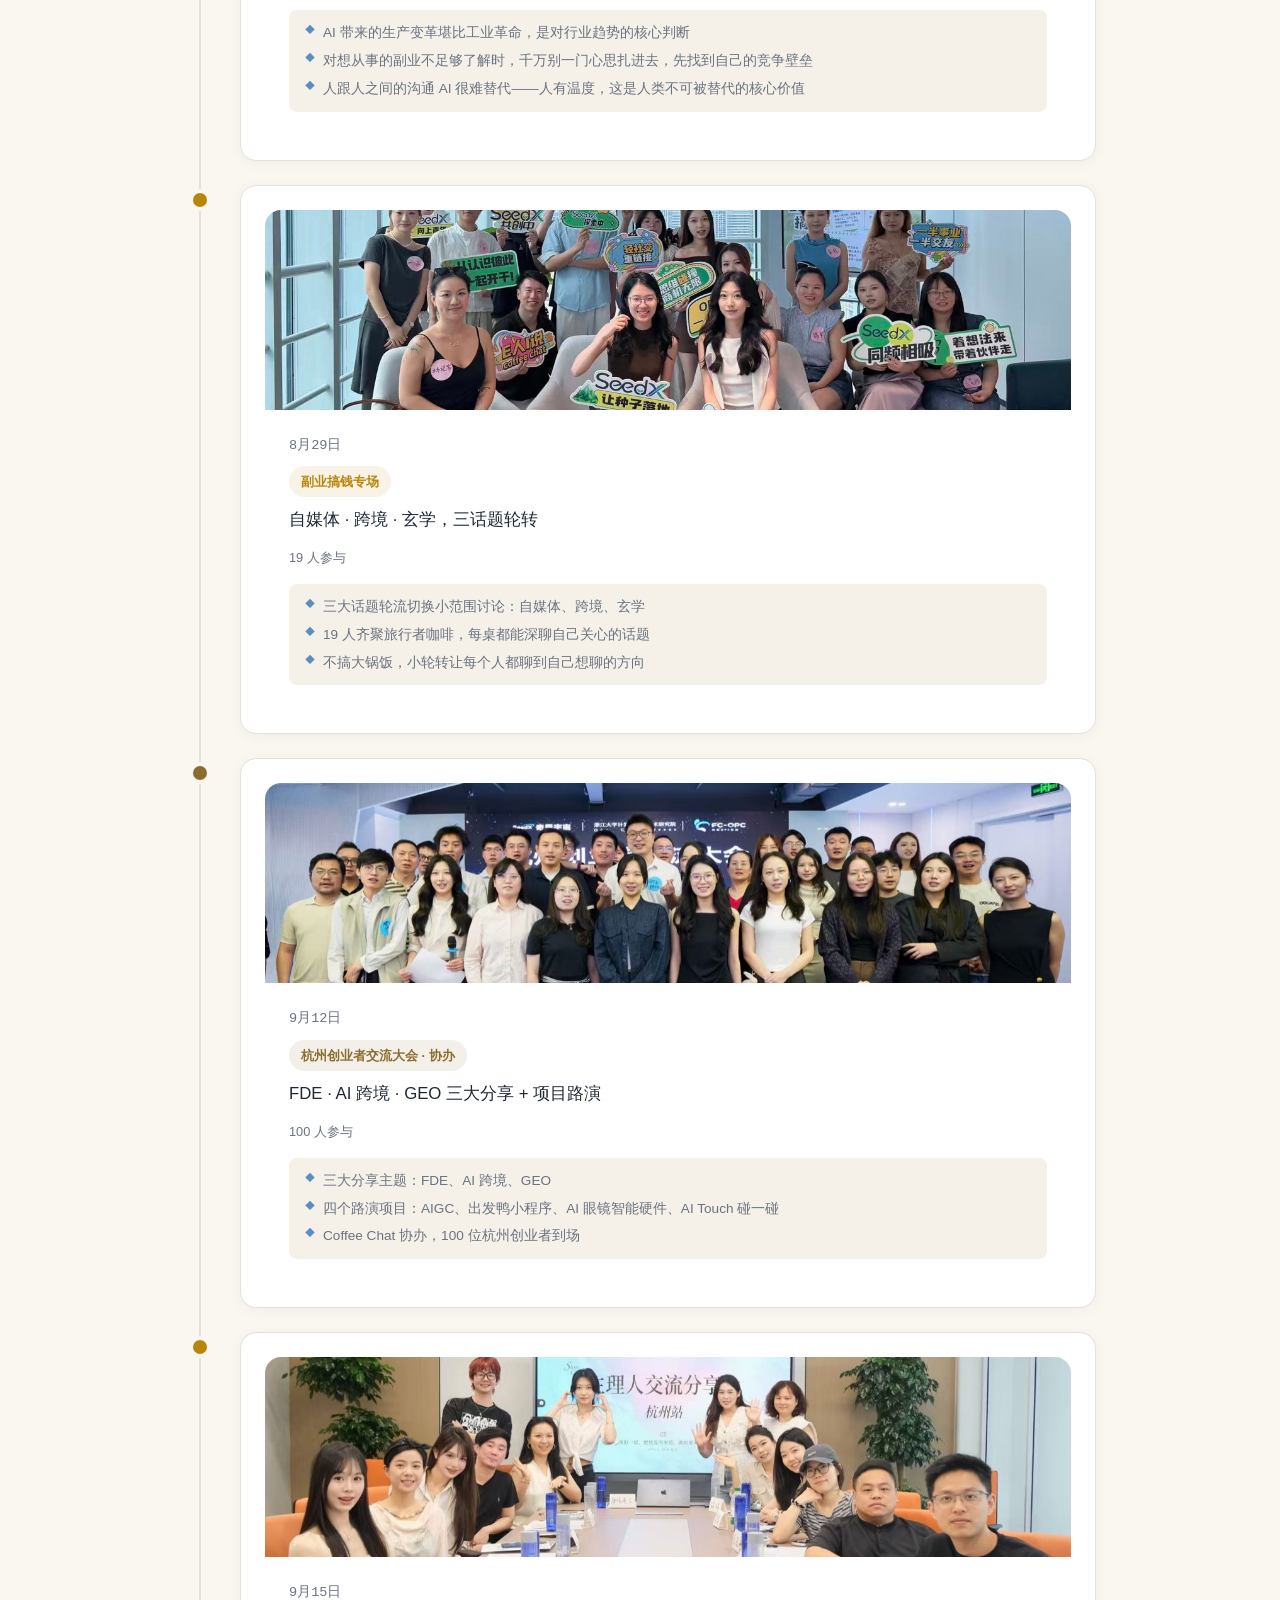
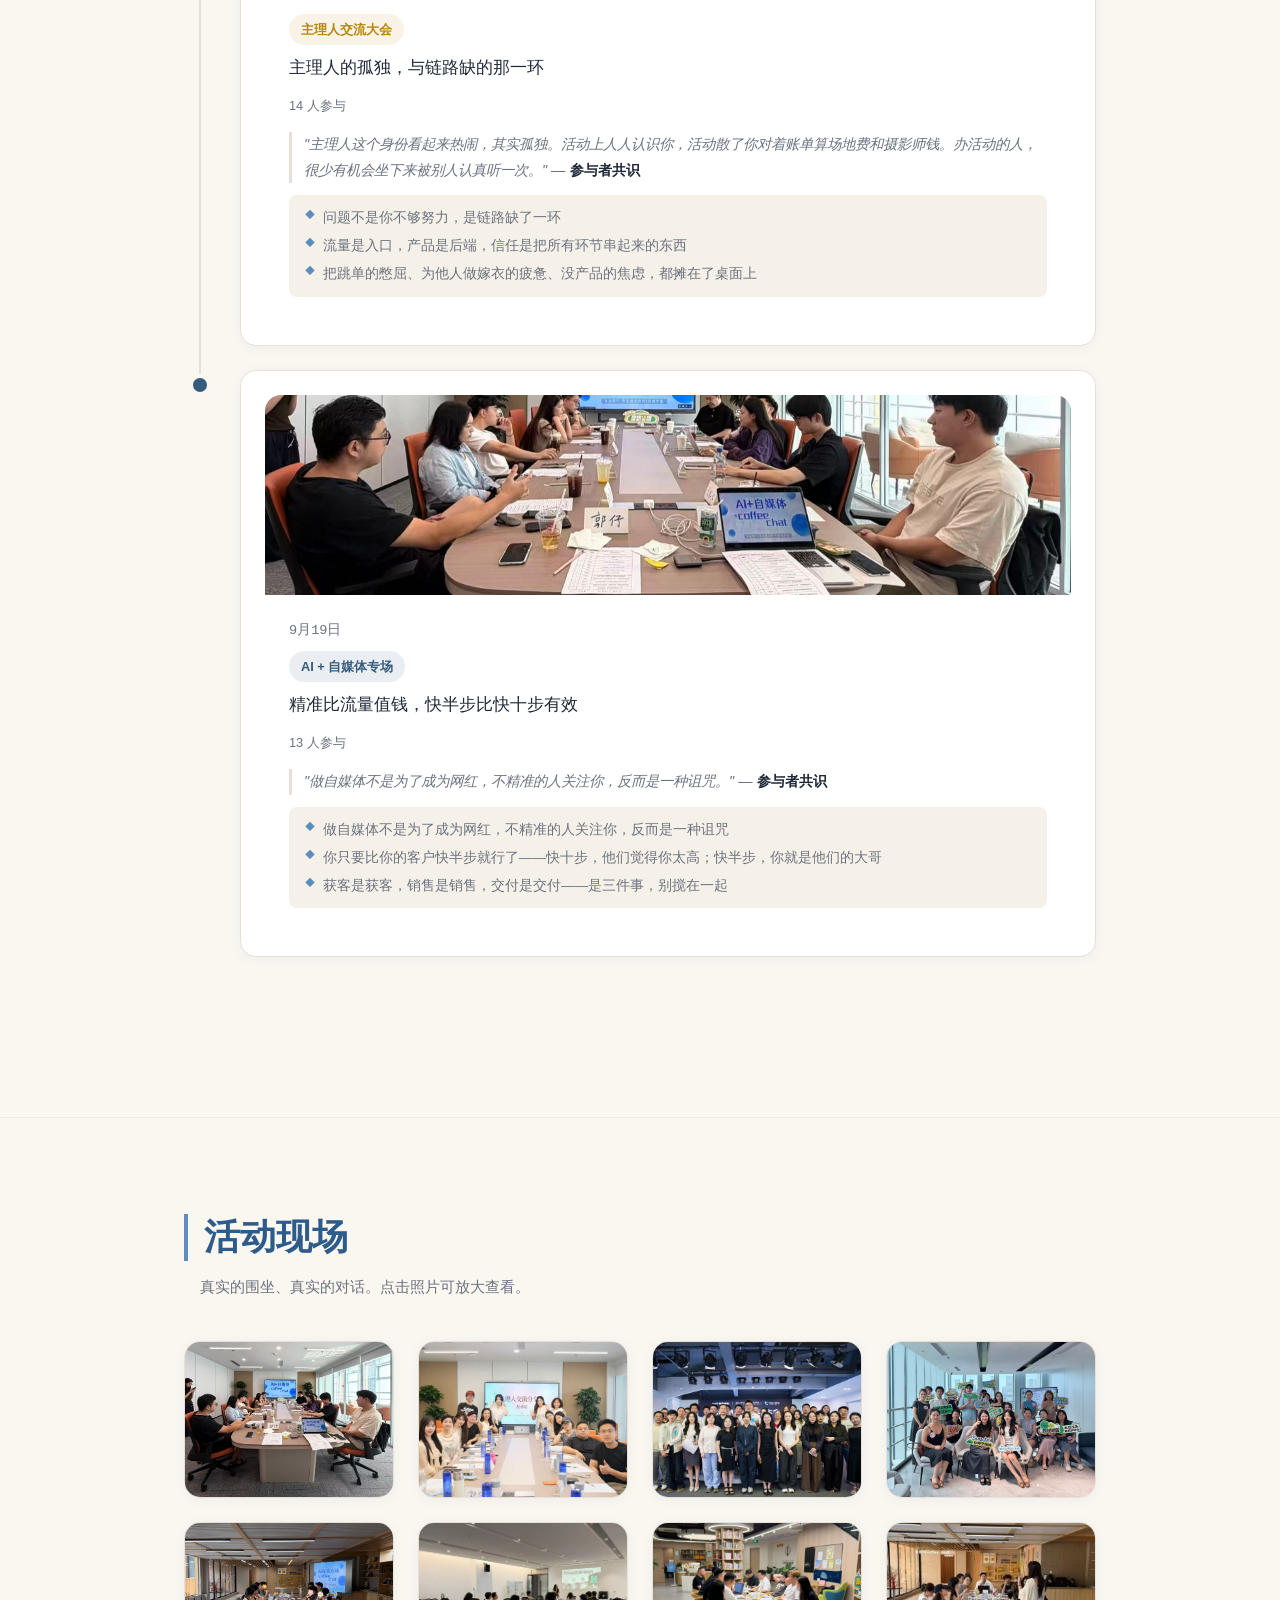
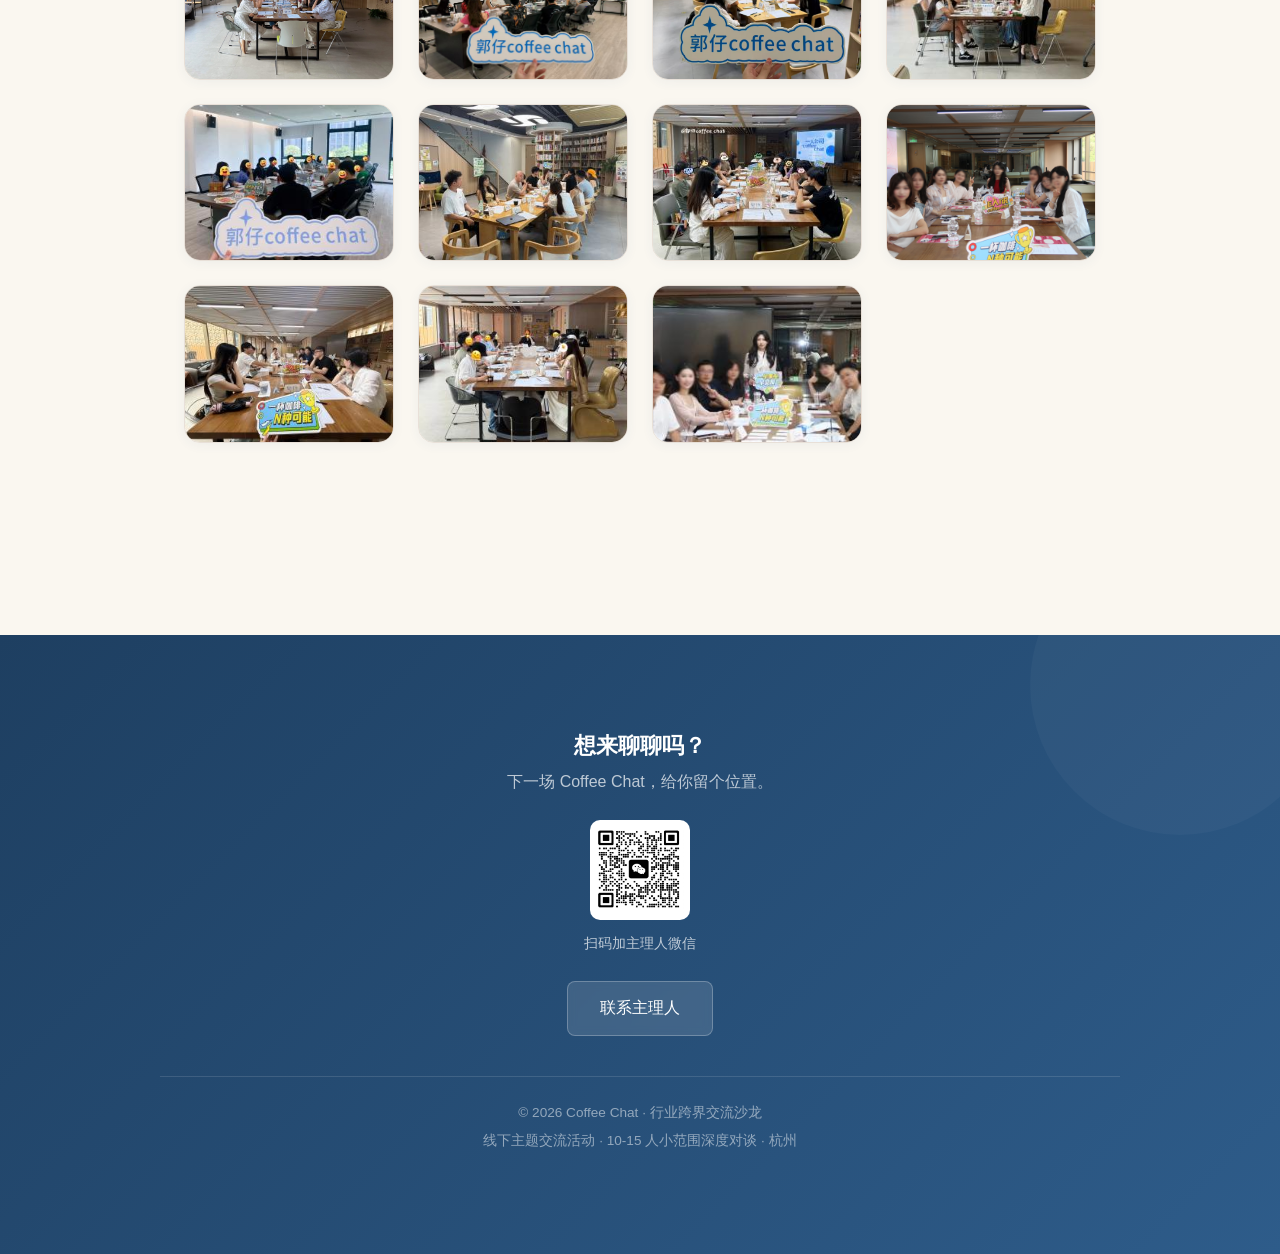
<file: archive.html>
<!DOCTYPE html>
<html lang="zh-CN">
<head>
  <meta charset="UTF-8">
  <meta name="viewport" content="width=device-width, initial-scale=1.0">
  <title>往期回顾 · Coffee Chat</title>
  <link rel="stylesheet" href="assets/style.css">
</head>
<body>
  <div class="scroll-progress"></div>

  <!-- 导航栏 -->
  <nav class="nav">
    <div class="nav-inner">
      <a href="index.html" class="nav-logo">Coffee Chat</a>
      <div class="nav-links">
        <a href="index.html">首页</a>
        <a href="index.html#themes">主题</a>
        <a href="about.html">关于</a>
        <a href="archive.html">往期回顾</a>
      </div>
      <button class="nav-toggle" aria-label="菜单">
        <span></span><span></span><span></span>
      </button>
    </div>
  </nav>
  <div class="nav-overlay"></div>

  <!-- 往期回顾 -->
  <section class="section">
    <div class="container">
      <h1 class="archive-title">往期回顾</h1>
      <p class="archive-desc">从第一杯咖啡到现在，完整的旅程记录。每一场都带着真实的对话和收获。</p>

      <!-- 时间轴 -->
      <div class="timeline" id="timeline-all"></div>
    </div>
  </section>

  <!-- 活动现场照片 -->
  <section class="section">
    <div class="container">
      <h2 class="section-title">活动现场</h2>
      <p class="section-desc">真实的围坐、真实的对话。点击照片可放大查看。</p>
      <div class="gallery-grid" id="gallery-grid"></div>
    </div>
  </section>

  <!-- 页脚 -->
  <footer class="footer">
    <div class="footer-inner">
      <div class="footer-cta">
        <h3>想来聊聊吗？</h3>
        <p>下一场 Coffee Chat，给你留个位置。</p>
        <div class="footer-qr">
          <img class="footer-qr-img" src="assets/photos/wechat-qr.jpeg" alt="微信二维码">
          <span class="footer-qr-label">扫码加主理人微信</span>
        </div>
        <a class="footer-btn" href="mailto:hi@coffeechat.club">联系主理人</a>
      </div>
      <div class="footer-meta">
        <p>&copy; 2026 Coffee Chat · 行业跨界交流沙龙</p>
        <p>线下主题交流活动 · 10-15 人小范围深度对谈 · 杭州</p>
      </div>
    </div>
  </footer>

  <script src="assets/app.js"></script>
  <script>
    // 渲染全部活动时间轴
    const timelineContainer = document.getElementById('timeline-all');
    renderTimeline(activities, timelineContainer, '');

    // 渲染活动现场照片画廊
    const galleryGrid = document.getElementById('gallery-grid');
    if (galleryGrid) {
      renderGallery(activities.slice().reverse(), galleryGrid, '');
    }

    // 为动态渲染的 reveal 元素重新绑定入场动画
    const revealObserver = new IntersectionObserver((entries) => {
      entries.forEach(entry => {
        if (entry.isIntersecting) entry.target.classList.add('visible');
      });
    }, { threshold: 0.15 });
    document.querySelectorAll('.reveal').forEach(el => revealObserver.observe(el));
  </script>

</body>
</html>
</file>
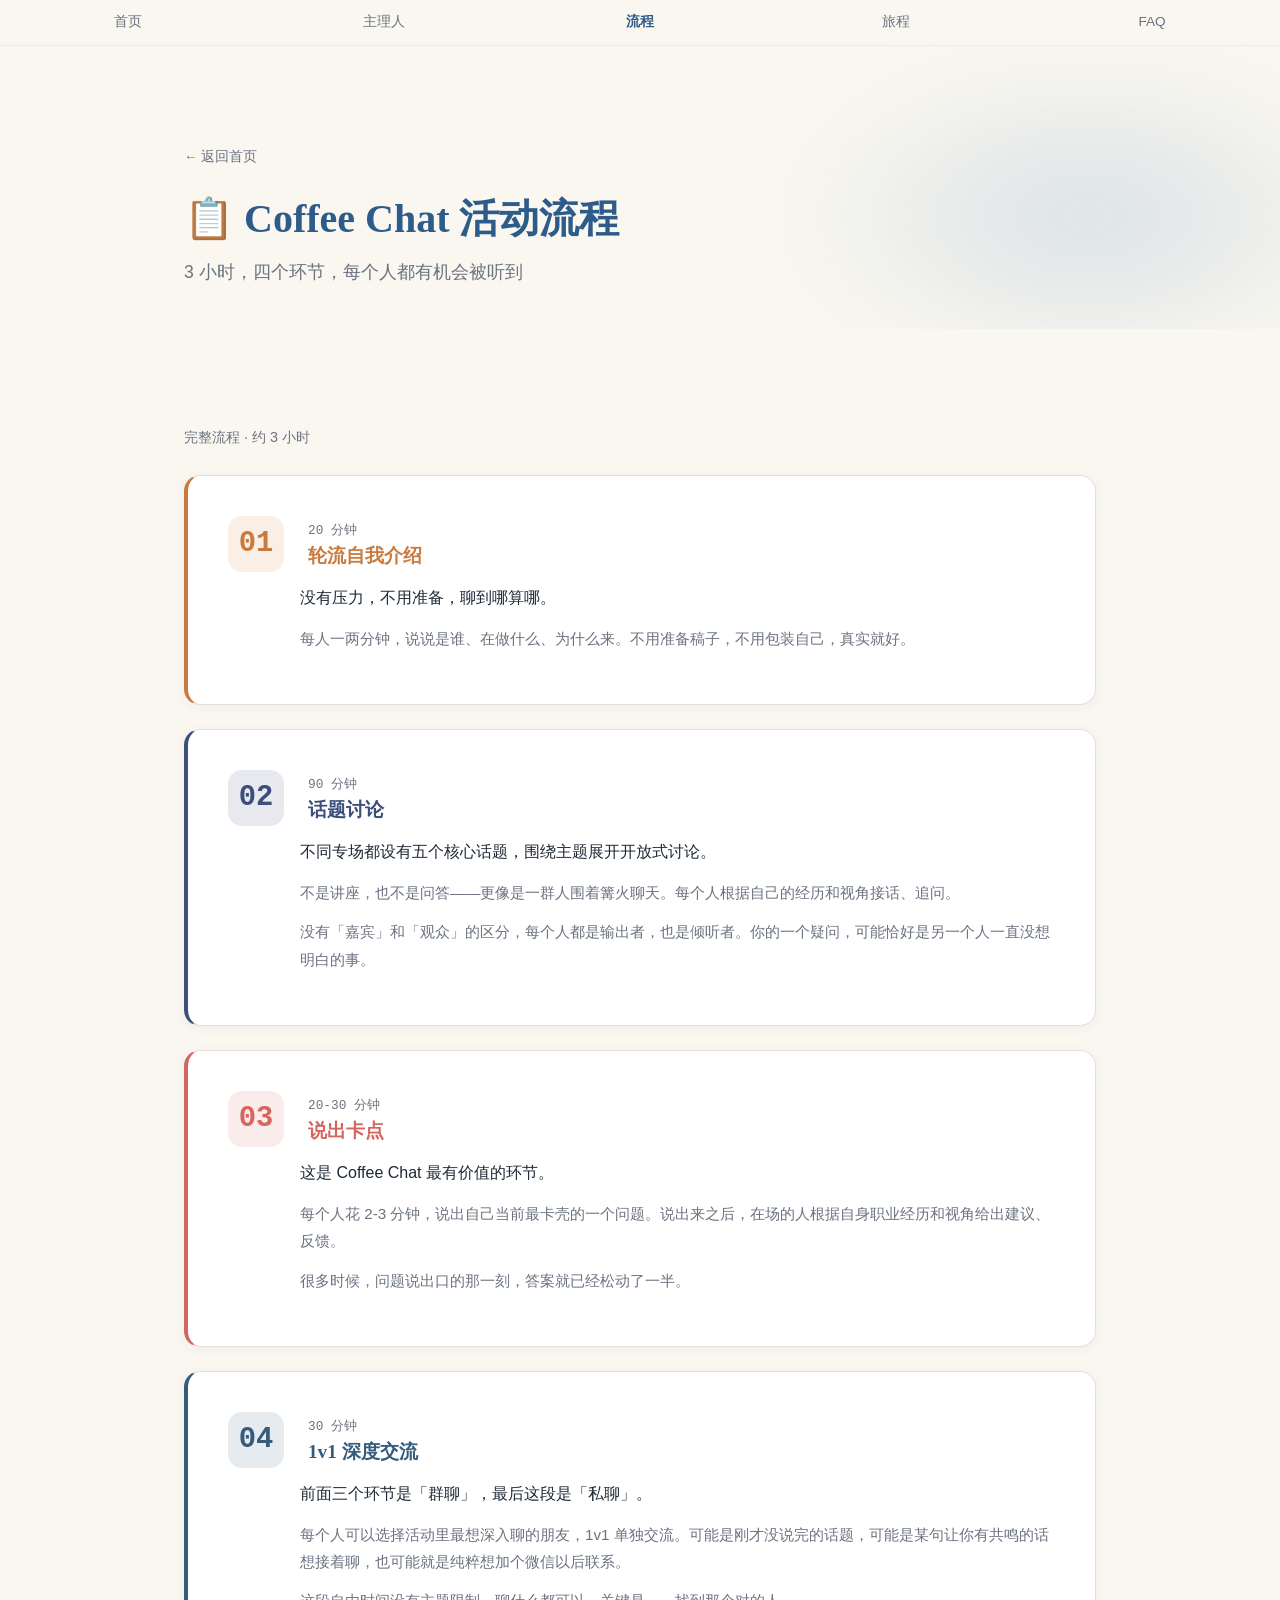
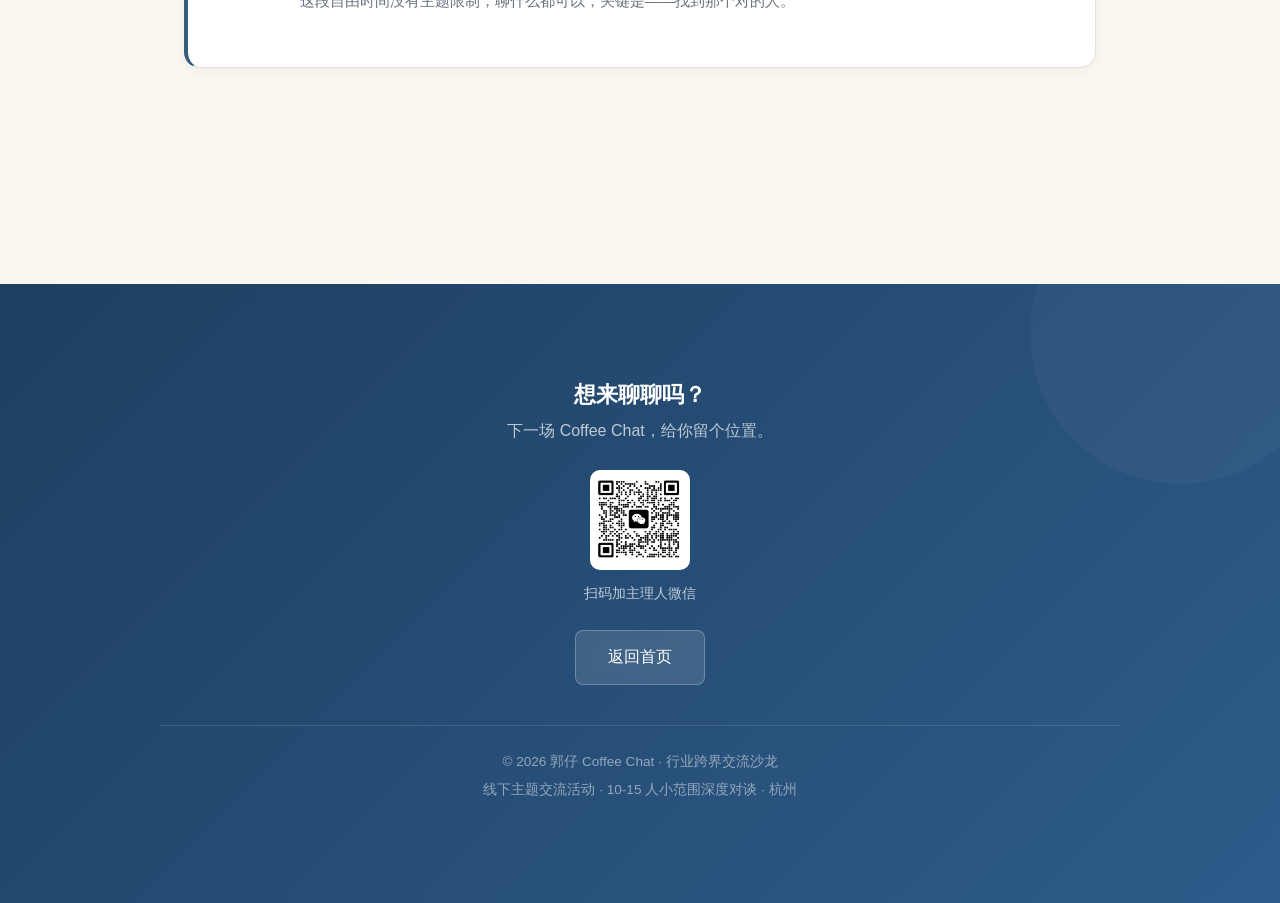
<file: flow.html>
<!DOCTYPE html>
<html lang="zh-CN">
<head>
  <meta charset="UTF-8">
  <meta name="viewport" content="width=device-width, initial-scale=1.0">
  <title>活动流程 · Coffee Chat</title>
  <link rel="stylesheet" href="assets/style.css">
</head>
<body>
  <div class="scroll-progress"></div>

  <!-- 导航：Tab 式水平等分 -->
  <nav class="nav nav-tabs">
    <a href="index.html" class="nav-tab">首页</a>
    <a href="index.html#about" class="nav-tab">主理人</a>
    <a href="index.html#flow" class="nav-tab active">流程</a>
    <a href="index.html#timeline" class="nav-tab">旅程</a>
    <a href="index.html#faq" class="nav-tab">FAQ</a>
  </nav>

  <!-- Hero -->
  <section class="theme-hero">
    <div class="theme-hero-glow" style="background: radial-gradient(ellipse at center, #5B8DBF, transparent 70%);"></div>
    <div class="container">
      <div class="theme-hero-content">
        <a href="index.html#flow" class="theme-back">← 返回首页</a>
        <h1 class="theme-hero-title" style="color:#2E5C8A">📋 Coffee Chat 活动流程</h1>
        <p class="theme-hero-tagline">3 小时，四个环节，每个人都有机会被听到</p>
      </div>
    </div>
  </section>

  <!-- 流程详情 -->
  <section class="section">
    <div class="container">
      <p class="theme-journey-label">完整流程 · 约 3 小时</p>

      <!-- 环节一 -->
      <div class="flow-step-card reveal" style="--accent:#C97B3F">
        <div class="flow-step-header">
          <div class="flow-step-number">01</div>
          <div class="flow-step-info">
            <div class="flow-step-time">20 分钟</div>
            <h3 class="flow-step-name">轮流自我介绍</h3>
          </div>
        </div>
        <div class="flow-step-body">
          <p>没有压力，不用准备，聊到哪算哪。</p>
          <p>每人一两分钟，说说是谁、在做什么、为什么来。不用准备稿子，不用包装自己，真实就好。</p>
        </div>
      </div>

      <!-- 环节二 -->
      <div class="flow-step-card reveal" style="--accent:#3B4F7A">
        <div class="flow-step-header">
          <div class="flow-step-number">02</div>
          <div class="flow-step-info">
            <div class="flow-step-time">90 分钟</div>
            <h3 class="flow-step-name">话题讨论</h3>
          </div>
        </div>
        <div class="flow-step-body">
          <p>不同专场都设有五个核心话题，围绕主题展开开放式讨论。</p>
          <p>不是讲座，也不是问答——更像是一群人围着篝火聊天。每个人根据自己的经历和视角接话、追问。</p>
          <p>没有「嘉宾」和「观众」的区分，每个人都是输出者，也是倾听者。你的一个疑问，可能恰好是另一个人一直没想明白的事。</p>
        </div>
      </div>

      <!-- 环节三 -->
      <div class="flow-step-card reveal" style="--accent:#D4665F">
        <div class="flow-step-header">
          <div class="flow-step-number">03</div>
          <div class="flow-step-info">
            <div class="flow-step-time">20-30 分钟</div>
            <h3 class="flow-step-name">说出卡点</h3>
          </div>
        </div>
        <div class="flow-step-body">
          <p>这是 Coffee Chat 最有价值的环节。</p>
          <p>每个人花 2-3 分钟，说出自己当前最卡壳的一个问题。说出来之后，在场的人根据自身职业经历和视角给出建议、反馈。</p>
          <p>很多时候，问题说出口的那一刻，答案就已经松动了一半。</p>
        </div>
      </div>

      <!-- 环节四 -->
      <div class="flow-step-card reveal" style="--accent:#355C7D">
        <div class="flow-step-header">
          <div class="flow-step-number">04</div>
          <div class="flow-step-info">
            <div class="flow-step-time">30 分钟</div>
            <h3 class="flow-step-name">1v1 深度交流</h3>
          </div>
        </div>
        <div class="flow-step-body">
          <p>前面三个环节是「群聊」，最后这段是「私聊」。</p>
          <p>每个人可以选择活动里最想深入聊的朋友，1v1 单独交流。可能是刚才没说完的话题，可能是某句让你有共鸣的话想接着聊，也可能就是纯粹想加个微信以后联系。</p>
          <p>这段自由时间没有主题限制，聊什么都可以，关键是——找到那个对的人。</p>
        </div>
      </div>
    </div>
  </section>

  <!-- 页脚 -->
  <footer class="footer">
    <div class="footer-inner">
      <div class="footer-cta">
        <h3>想来聊聊吗？</h3>
        <p>下一场 Coffee Chat，给你留个位置。</p>
        <div class="footer-qr">
          <img class="footer-qr-img" src="assets/photos/wechat-qr.jpeg" alt="微信二维码">
          <span class="footer-qr-label">扫码加主理人微信</span>
        </div>
        <a class="footer-btn" href="index.html">返回首页</a>
      </div>
      <div class="footer-meta">
        <p>&copy; 2026 郭仔 Coffee Chat · 行业跨界交流沙龙</p>
        <p>线下主题交流活动 · 10-15 人小范围深度对谈 · 杭州</p>
      </div>
    </div>
  </footer>

  <script src="assets/app.js"></script>
  <script>
    document.addEventListener('DOMContentLoaded', () => {
      const observer = new IntersectionObserver(entries => {
        entries.forEach(entry => {
          if (entry.isIntersecting) entry.target.classList.add('visible');
        });
      }, { threshold: 0.15 });
      document.querySelectorAll('.reveal').forEach(el => observer.observe(el));
    });
  </script>
</body>
</html>
</file>
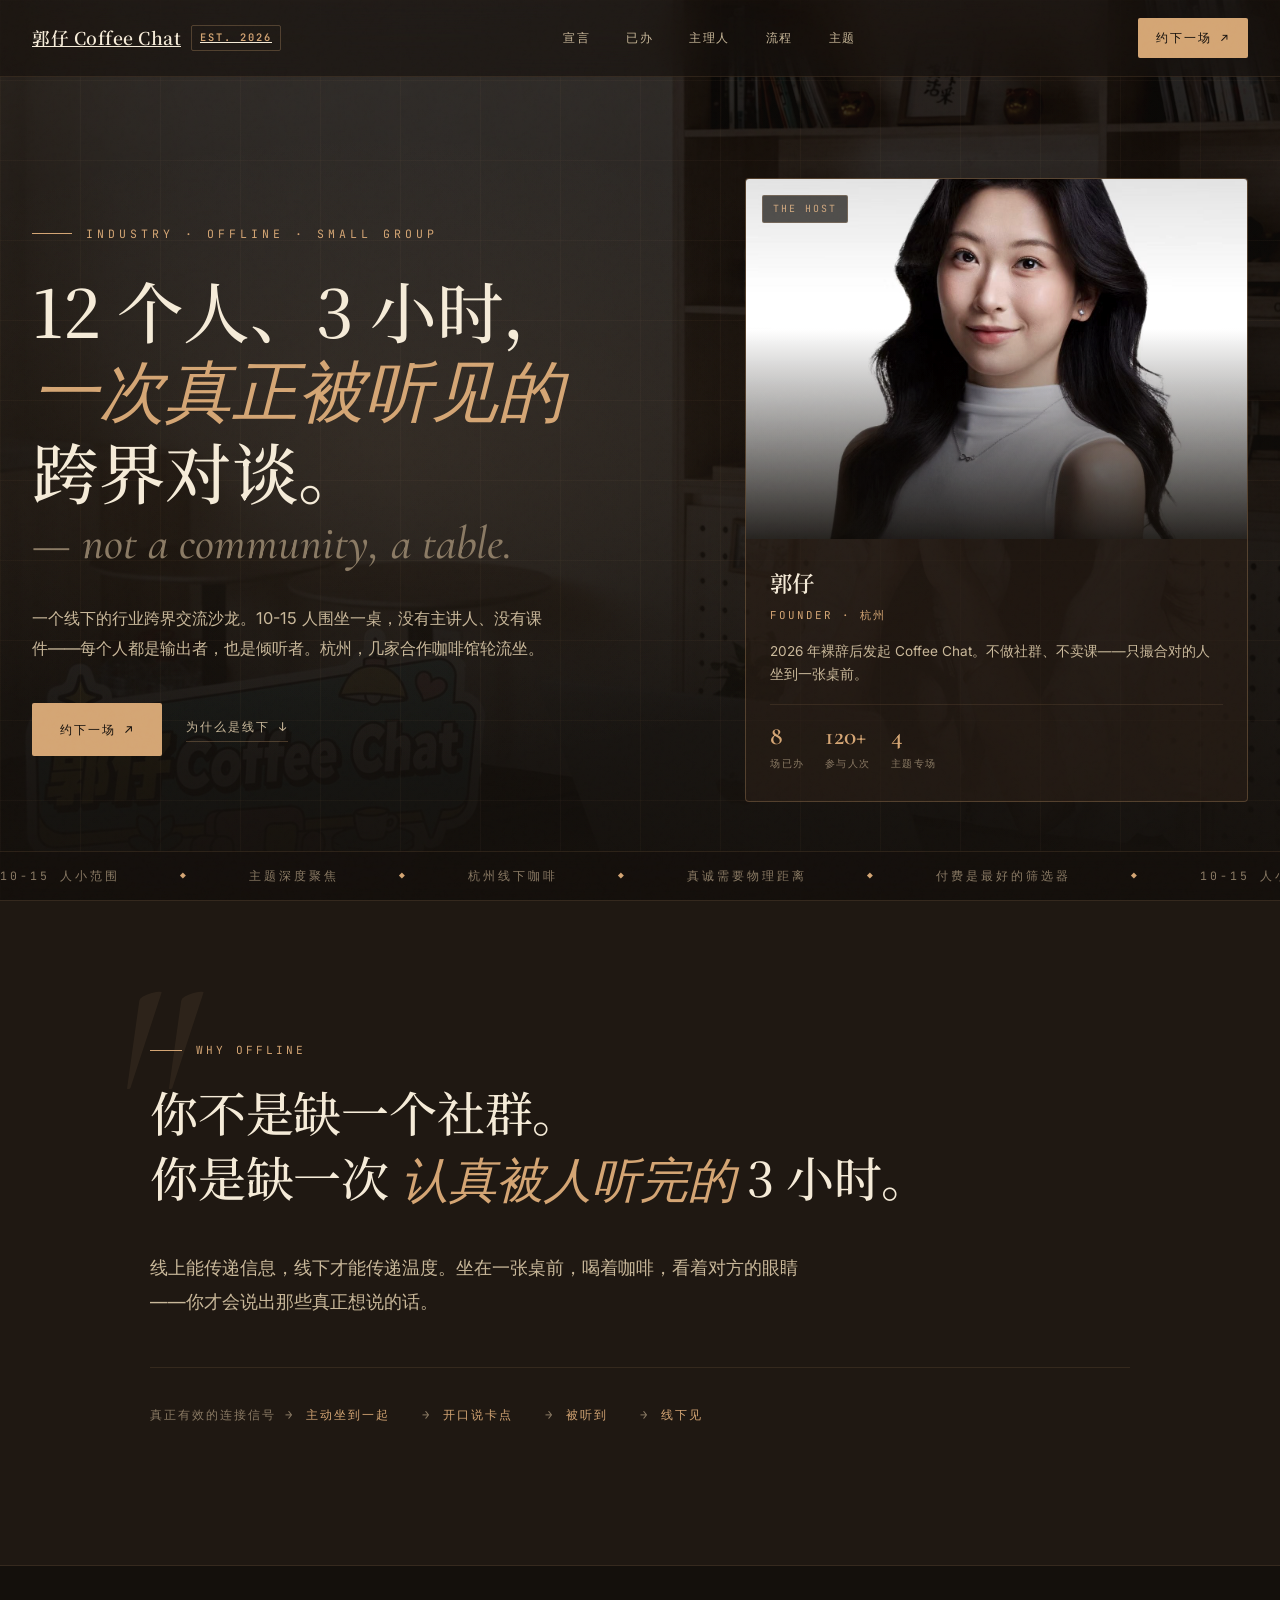
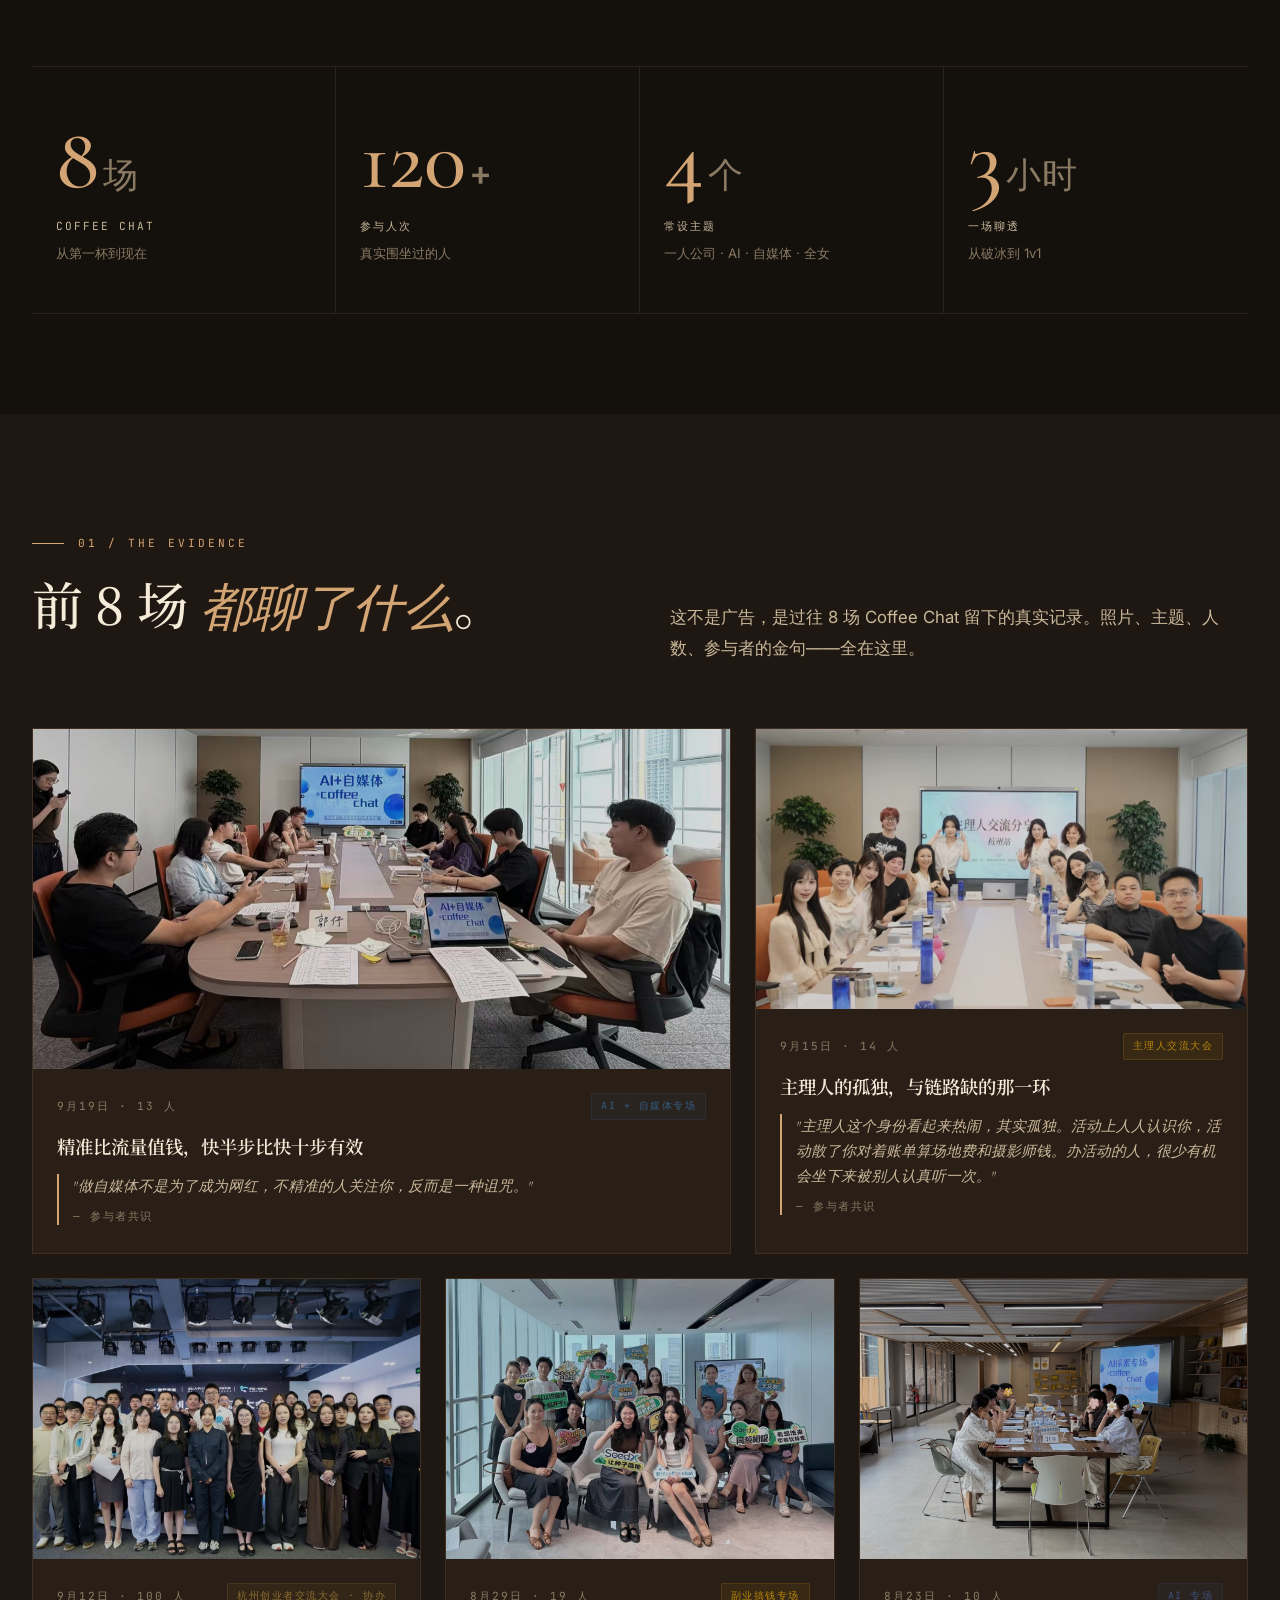
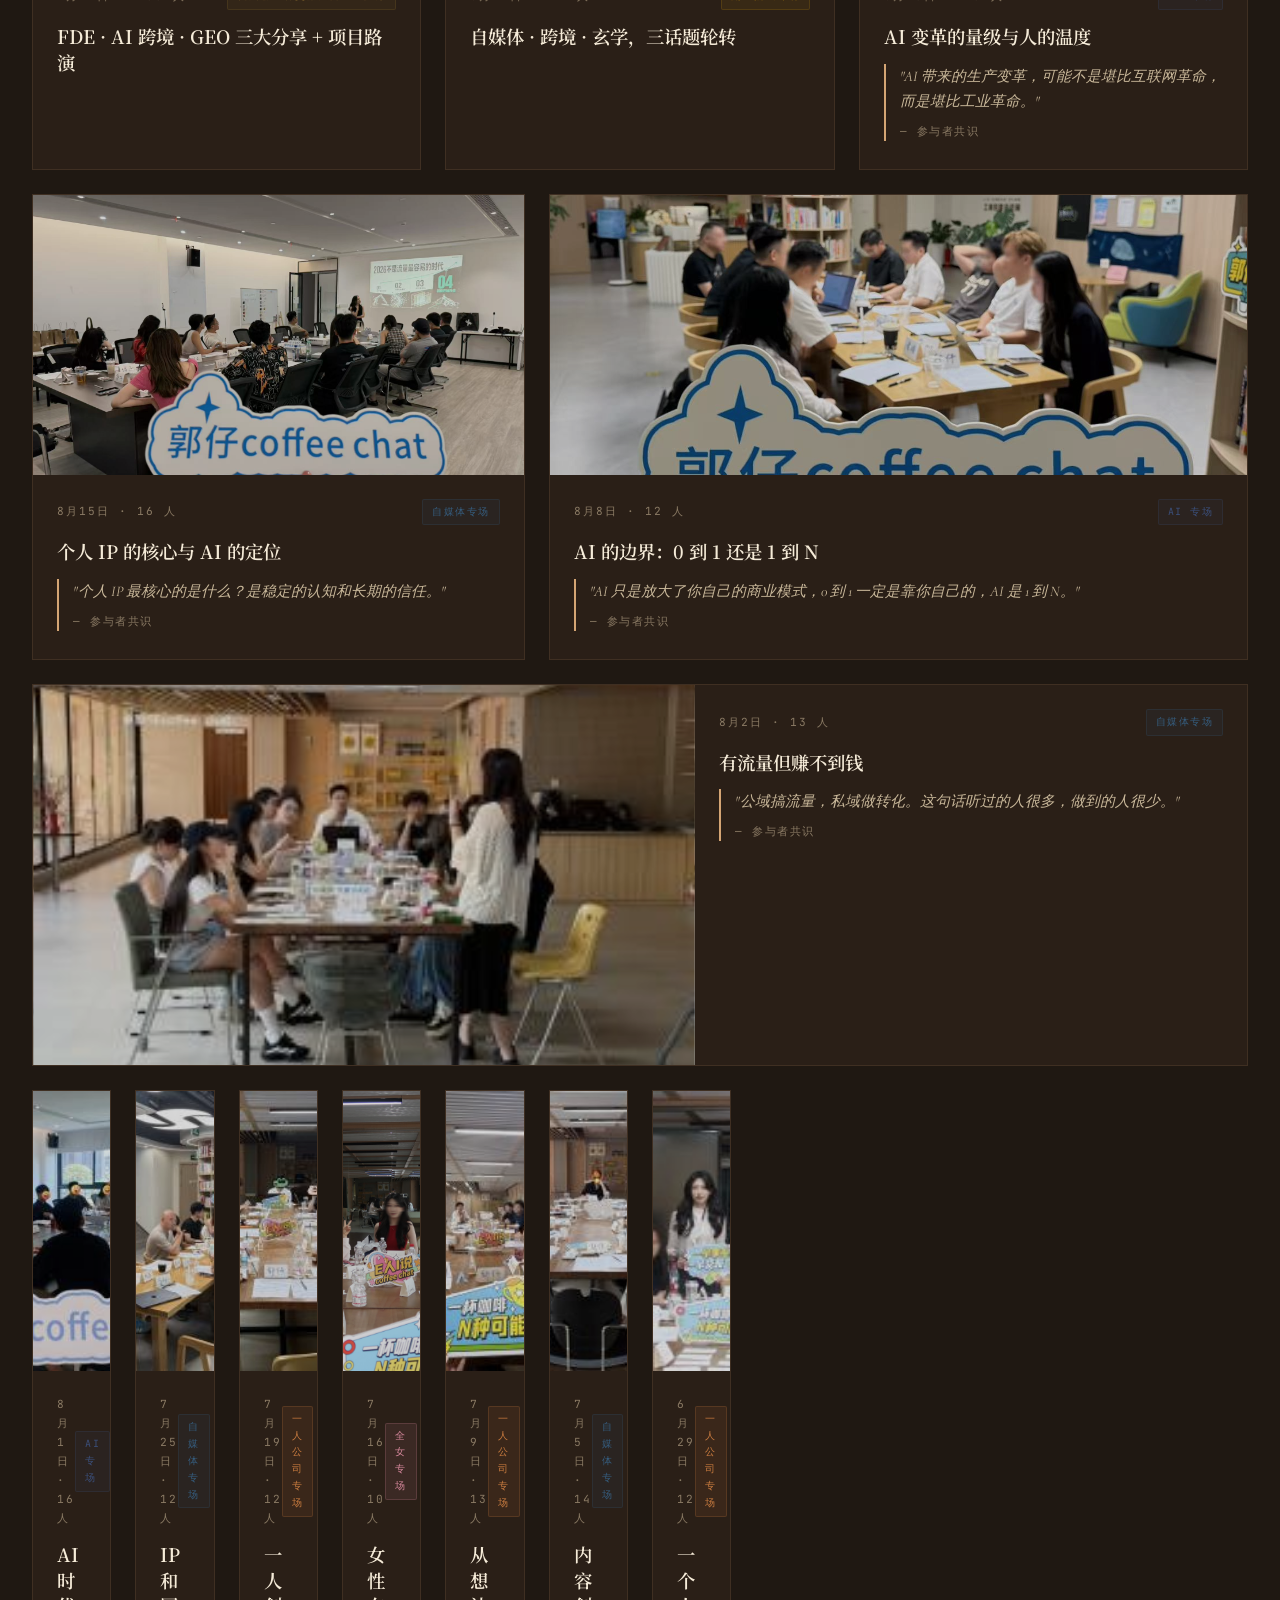
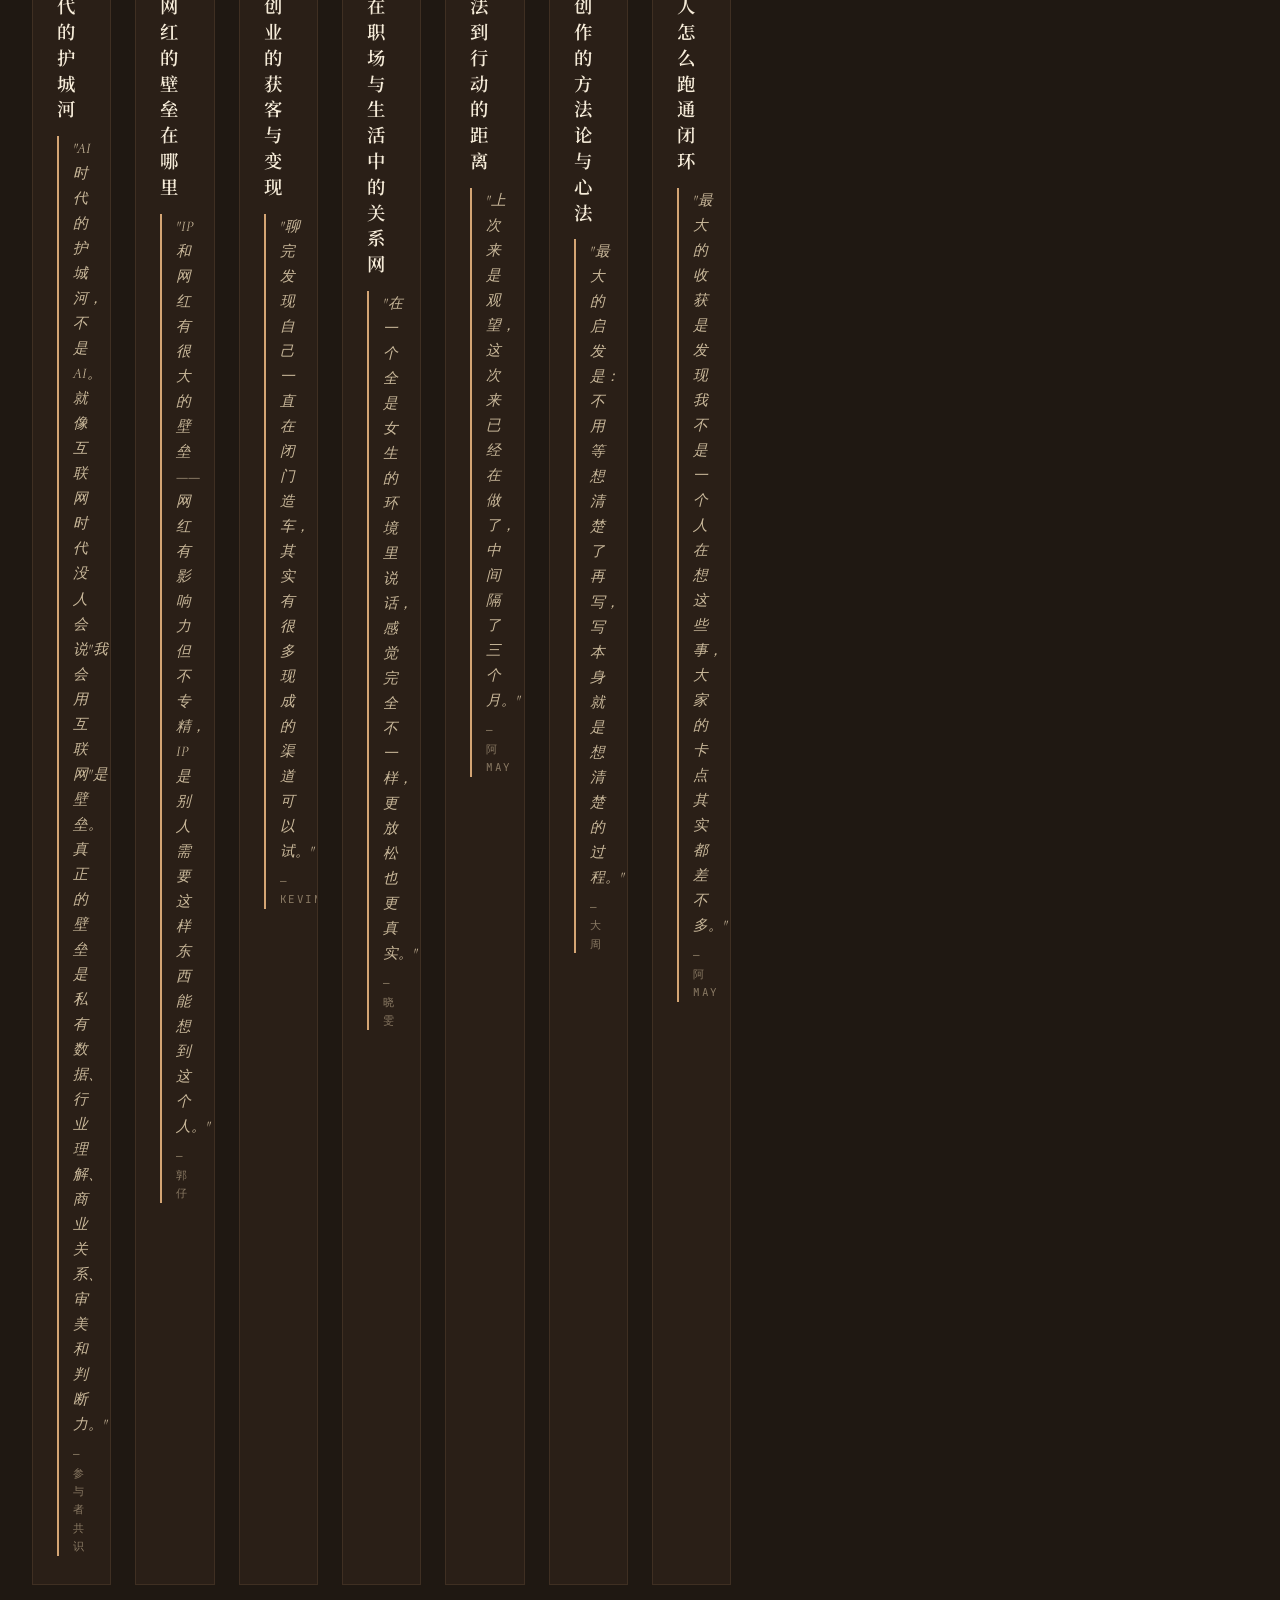
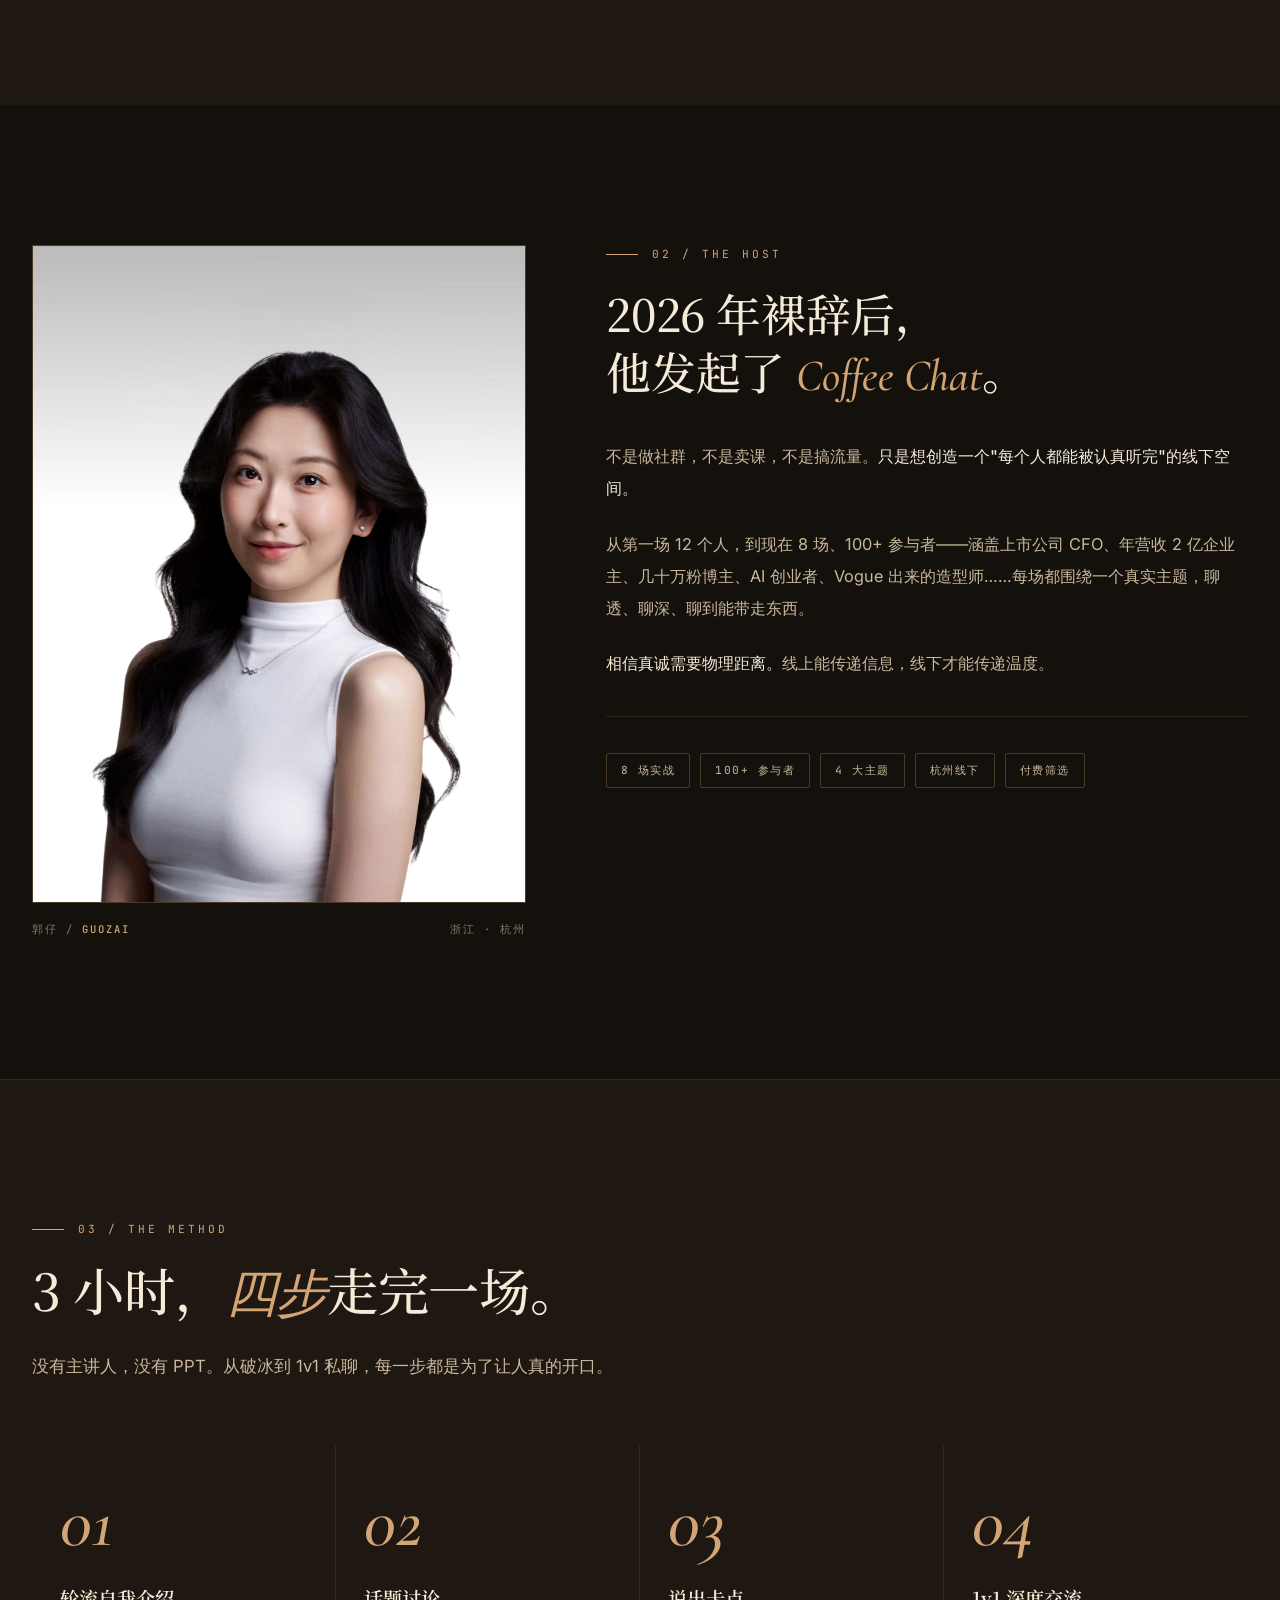
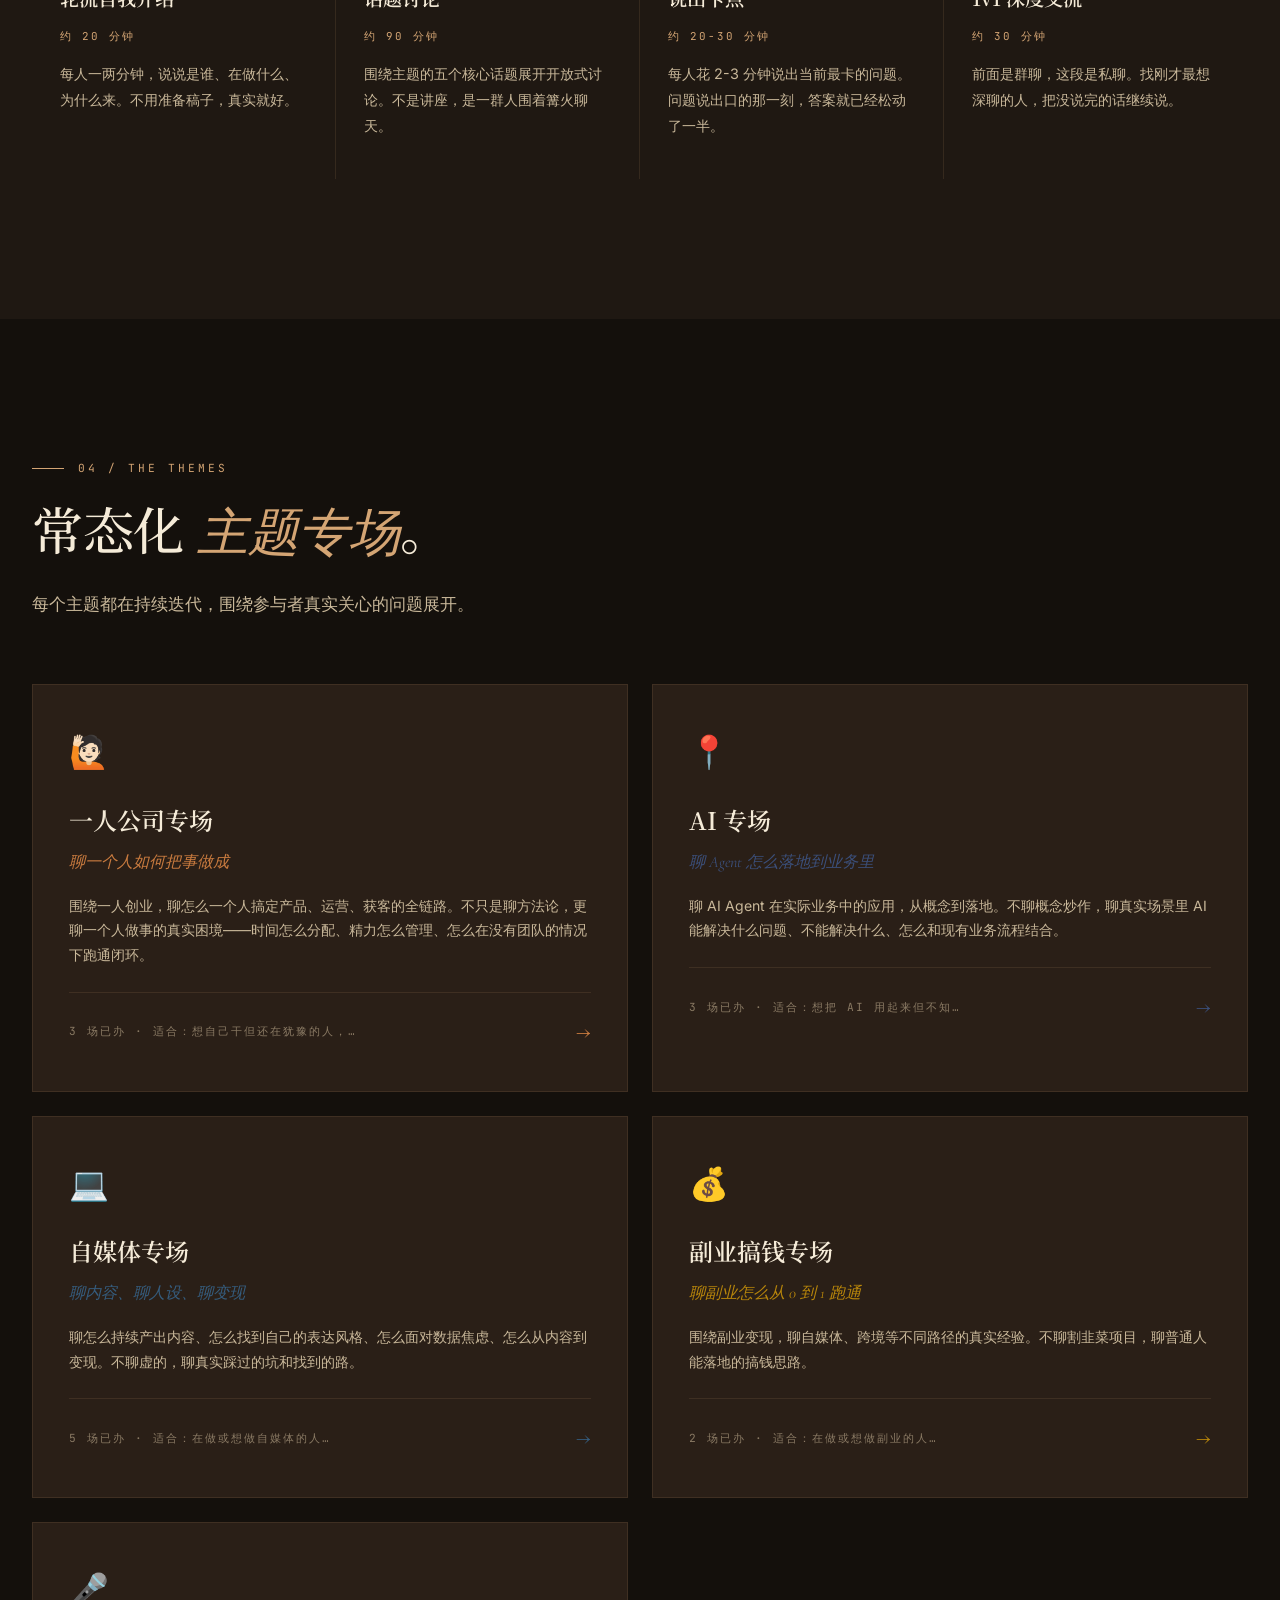
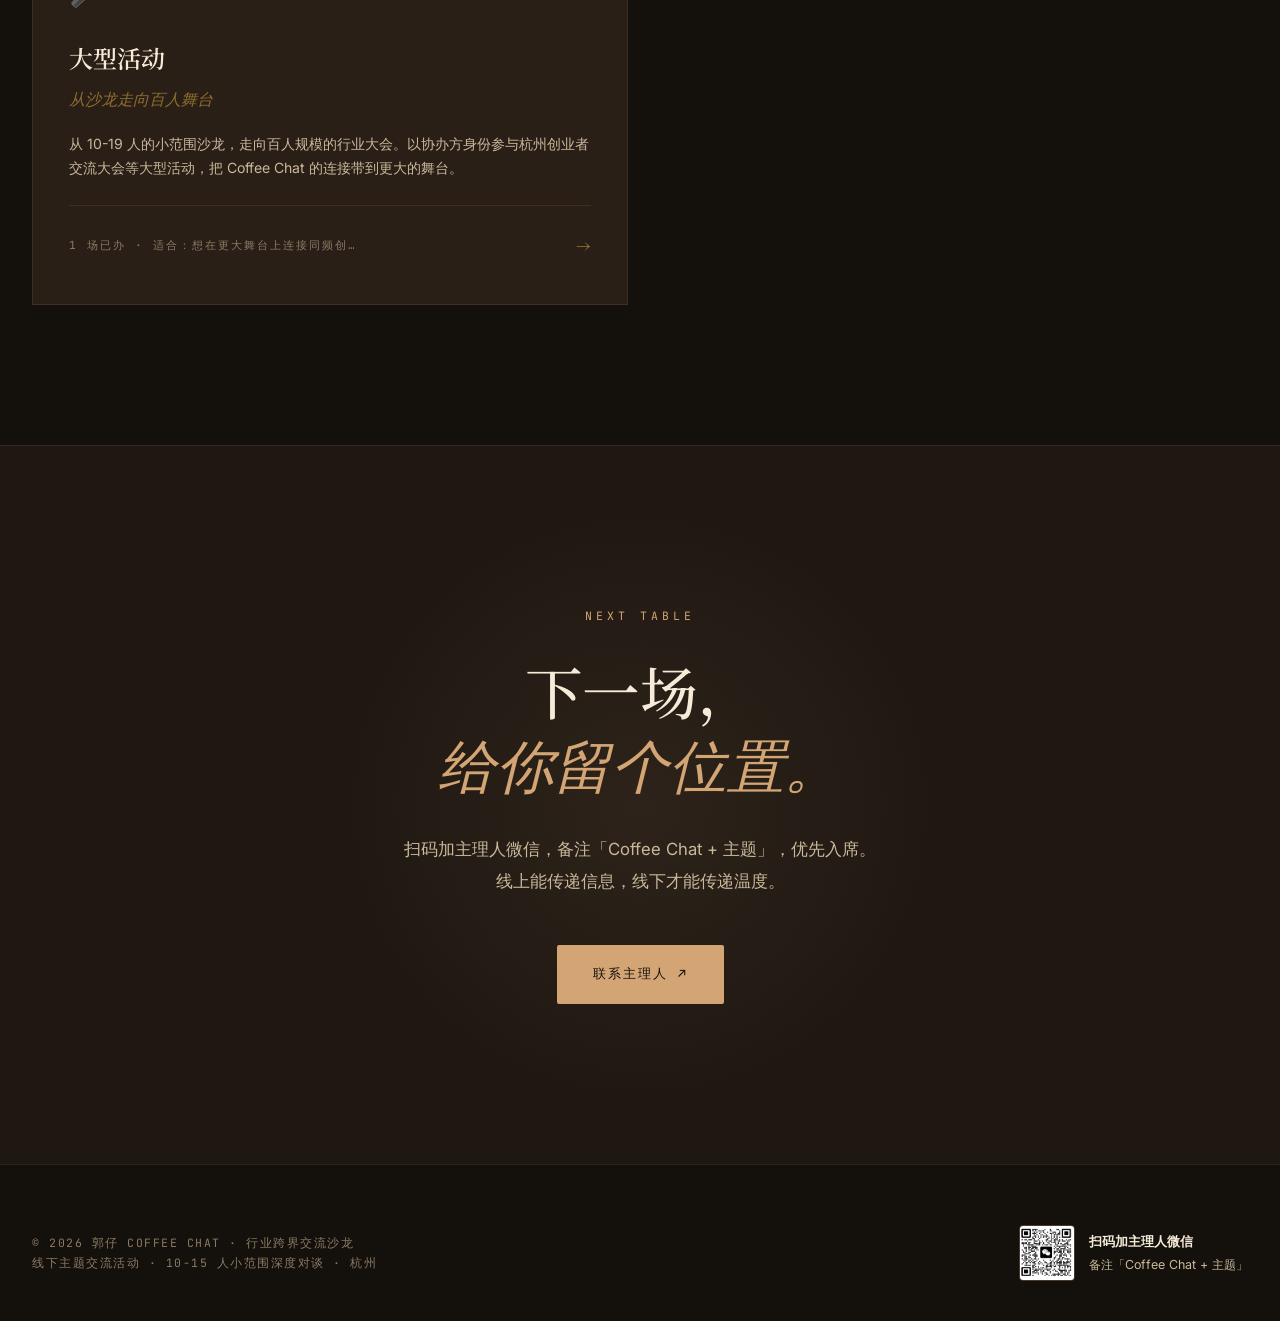
<file: preview.html>
<!DOCTYPE html>
<html lang="zh-CN">
<head>
<meta charset="UTF-8">
<meta name="viewport" content="width=device-width, initial-scale=1.0">
<title>郭仔 Coffee Chat · 优化样板 v1</title>
<link rel="preconnect" href="https://fonts.googleapis.com">
<link rel="preconnect" href="https://fonts.gstatic.com" crossorigin>
<link href="https://fonts.googleapis.com/css2?family=Cormorant+Garamond:ital,wght@0,400;0,500;0,600;0,700;1,400;1,500&family=Inter:wght@300;400;500;600;700&family=Noto+Serif+SC:wght@400;500;600;700;900&family=JetBrains+Mono:wght@400;500&display=swap" rel="stylesheet">
<style>
  /* ===== 深色咖啡杂志风 · 设计系统 ===== */
  :root {
    --bg-ink: #14100c;
    --bg-coffee: #1f1812;
    --bg-card: #2a1f17;
    --bg-elevated: #34281e;
    --accent-gold: #d4a574;
    --accent-amber: #e8b478;
    --accent-deep: #8b5e3c;
    --text-cream: #f5ebd8;
    --text-soft: #c9b89a;
    --text-muted: #8a7a64;
    --text-dim: #5a4d3e;
    --line: rgba(212, 165, 116, 0.12);
    --line-strong: rgba(212, 165, 116, 0.28);
    --font-serif-en: "Cormorant Garamond", serif;
    --font-serif-cn: "Noto Serif SC", serif;
    --font-sans: "Inter", "PingFang SC", "Microsoft YaHei", sans-serif;
    --font-mono: "JetBrains Mono", monospace;
    --ease: cubic-bezier(0.16, 1, 0.3, 1);
    --ease-out: cubic-bezier(0.22, 1, 0.36, 1);
  }

  * { margin: 0; padding: 0; box-sizing: border-box; }
  html { scroll-behavior: smooth; }
  body {
    font-family: var(--font-sans);
    background: var(--bg-ink);
    color: var(--text-cream);
    line-height: 1.7;
    -webkit-font-smoothing: antialiased;
    -moz-osx-font-smoothing: grayscale;
    overflow-x: hidden;
  }

  /* 颗粒噪点叠加层 */
  body::before {
    content: '';
    position: fixed;
    inset: 0;
    background-image: url("data:image/svg+xml,%3Csvg viewBox='0 0 200 200' xmlns='http://www.w3.org/2000/svg'%3E%3Cfilter id='n'%3E%3CfeTurbulence type='fractalNoise' baseFrequency='0.85' numOctaves='3' /%3E%3C/filter%3E%3Crect width='100%25' height='100%25' filter='url(%23n)' opacity='0.35'/%3E%3C/svg%3E");
    opacity: 0.08;
    pointer-events: none;
    z-index: 9999;
    mix-blend-mode: overlay;
  }

  ::selection { background: var(--accent-gold); color: var(--bg-ink); }

  /* ===== 顶部细导航 ===== */
  .topbar {
    position: fixed;
    top: 0; left: 0; right: 0;
    z-index: 100;
    padding: 18px 32px;
    display: flex;
    justify-content: space-between;
    align-items: center;
    background: rgba(20, 16, 12, 0.6);
    backdrop-filter: blur(20px) saturate(140%);
    -webkit-backdrop-filter: blur(20px) saturate(140%);
    border-bottom: 1px solid var(--line);
    transition: padding 0.4s var(--ease);
  }
  .topbar.scrolled { padding: 12px 32px; }
  .topbar-logo {
    font-family: var(--font-serif-cn);
    font-size: 1.1rem;
    font-weight: 600;
    color: var(--text-cream);
    letter-spacing: 0.5px;
    display: flex;
    align-items: center;
    gap: 10px;
  }
  .topbar-logo span {
    font-family: var(--font-mono);
    font-size: 0.65rem;
    color: var(--accent-gold);
    letter-spacing: 2px;
    text-transform: uppercase;
    padding: 3px 8px;
    border: 1px solid var(--line-strong);
    border-radius: 2px;
  }
  .topbar-nav {
    display: flex;
    gap: 36px;
    font-size: 0.78rem;
    letter-spacing: 1.5px;
    text-transform: uppercase;
  }
  .topbar-nav a {
    color: var(--text-soft);
    text-decoration: none;
    transition: color 0.3s;
    position: relative;
  }
  .topbar-nav a::after {
    content: '';
    position: absolute;
    bottom: -6px; left: 0;
    width: 0; height: 1px;
    background: var(--accent-gold);
    transition: width 0.4s var(--ease);
  }
  .topbar-nav a:hover { color: var(--accent-gold); }
  .topbar-nav a:hover::after { width: 100%; }
  .topbar-cta {
    font-family: var(--font-mono);
    font-size: 0.72rem;
    letter-spacing: 2px;
    color: var(--bg-ink);
    background: var(--accent-gold);
    padding: 10px 18px;
    border-radius: 2px;
    text-decoration: none;
    text-transform: uppercase;
    transition: all 0.3s var(--ease);
  }
  .topbar-cta:hover { background: var(--accent-amber); transform: translateY(-1px); }

  @media (max-width: 720px) {
    .topbar { padding: 14px 18px; }
    .topbar-nav { display: none; }
  }

  /* ===== Hero · 沉浸式首屏 ===== */
  .hero {
    min-height: 100vh;
    position: relative;
    display: flex;
    align-items: center;
    padding: 0 32px;
    overflow: hidden;
  }
  .hero-bg {
    position: absolute;
    inset: 0;
    background: url('assets/photos/hero-bg.jpg') center/cover no-repeat;
    filter: brightness(0.35) contrast(1.1) saturate(0.7);
    transform: scale(1.05);
  }
  .hero-veil {
    position: absolute;
    inset: 0;
    background:
      radial-gradient(ellipse at 30% 50%, rgba(212,165,116,0.08) 0%, transparent 50%),
      linear-gradient(180deg, rgba(20,16,12,0.4) 0%, rgba(20,16,12,0.7) 60%, var(--bg-ink) 100%);
  }
  .hero-grid {
    position: absolute;
    inset: 0;
    background-image:
      linear-gradient(rgba(212,165,116,0.04) 1px, transparent 1px),
      linear-gradient(90deg, rgba(212,165,116,0.04) 1px, transparent 1px);
    background-size: 80px 80px;
    pointer-events: none;
  }
  .hero-inner {
    position: relative;
    z-index: 2;
    max-width: 1280px;
    margin: 0 auto;
    width: 100%;
    display: grid;
    grid-template-columns: 1.3fr 1fr;
    gap: 60px;
    align-items: center;
  }
  @media (max-width: 900px) {
    .hero-inner { grid-template-columns: 1fr; gap: 40px; }
  }
  .hero-left { padding-top: 80px; }
  .hero-eyebrow {
    font-family: var(--font-mono);
    font-size: 0.72rem;
    letter-spacing: 4px;
    color: var(--accent-gold);
    text-transform: uppercase;
    margin-bottom: 28px;
    display: flex;
    align-items: center;
    gap: 14px;
    opacity: 0;
    animation: fadeUp 0.8s var(--ease) 0.2s forwards;
  }
  .hero-eyebrow::before {
    content: '';
    width: 40px; height: 1px;
    background: var(--accent-gold);
  }
  .hero-title {
    font-family: var(--font-serif-cn);
    font-weight: 500;
    font-size: clamp(2.4rem, 5.2vw, 4.6rem);
    line-height: 1.15;
    color: var(--text-cream);
    letter-spacing: -0.5px;
    margin-bottom: 32px;
    opacity: 0;
    animation: fadeUp 1s var(--ease) 0.4s forwards;
  }
  .hero-title em {
    font-family: var(--font-serif-en);
    font-style: italic;
    font-weight: 500;
    color: var(--accent-gold);
    display: inline-block;
  }
  .hero-title .strike {
    display: block;
    font-family: var(--font-serif-en);
    font-style: italic;
    font-size: 0.7em;
    color: var(--text-muted);
    margin-top: 8px;
    letter-spacing: 0;
  }
  .hero-sub {
    font-size: 1.02rem;
    color: var(--text-soft);
    max-width: 520px;
    line-height: 1.85;
    margin-bottom: 40px;
    opacity: 0;
    animation: fadeUp 1s var(--ease) 0.6s forwards;
  }
  .hero-cta-row {
    display: flex;
    gap: 24px;
    align-items: center;
    opacity: 0;
    animation: fadeUp 1s var(--ease) 0.8s forwards;
  }
  .hero-cta-primary {
    font-family: var(--font-mono);
    font-size: 0.78rem;
    letter-spacing: 2px;
    text-transform: uppercase;
    color: var(--bg-ink);
    background: var(--accent-gold);
    padding: 16px 28px;
    border-radius: 2px;
    text-decoration: none;
    transition: all 0.3s var(--ease);
    display: inline-flex;
    align-items: center;
    gap: 10px;
  }
  .hero-cta-primary:hover { background: var(--text-cream); transform: translateY(-2px); }
  .hero-cta-ghost {
    font-family: var(--font-mono);
    font-size: 0.75rem;
    letter-spacing: 2px;
    color: var(--text-soft);
    text-decoration: none;
    text-transform: uppercase;
    border-bottom: 1px solid var(--line-strong);
    padding-bottom: 4px;
    transition: all 0.3s;
  }
  .hero-cta-ghost:hover { color: var(--accent-gold); border-color: var(--accent-gold); }

  /* Hero 右侧：主理人卡片 */
  .hero-right {
    padding-top: 80px;
    opacity: 0;
    animation: fadeUp 1.2s var(--ease) 1s forwards;
  }
  .host-card {
    position: relative;
    background: rgba(42, 31, 23, 0.6);
    backdrop-filter: blur(20px);
    -webkit-backdrop-filter: blur(20px);
    border: 1px solid var(--line-strong);
    padding: 0;
    border-radius: 4px;
    overflow: hidden;
  }
  .host-card-img {
    width: 100%;
    height: 360px;
    background: url('assets/photos/host-portrait.jpg') center/cover no-repeat;
    filter: grayscale(0.2) contrast(1.05);
    position: relative;
  }
  .host-card-img::after {
    content: '';
    position: absolute;
    inset: 0;
    background: linear-gradient(180deg, transparent 40%, rgba(20,16,12,0.9) 100%);
  }
  .host-card-badge {
    position: absolute;
    top: 16px; left: 16px;
    font-family: var(--font-mono);
    font-size: 0.62rem;
    letter-spacing: 2px;
    color: var(--accent-gold);
    background: rgba(20,16,12,0.7);
    border: 1px solid var(--line-strong);
    padding: 5px 10px;
    border-radius: 2px;
    text-transform: uppercase;
    z-index: 2;
  }
  .host-card-body {
    padding: 24px 24px 28px;
    position: relative;
  }
  .host-card-name {
    font-family: var(--font-serif-cn);
    font-size: 1.4rem;
    font-weight: 600;
    color: var(--text-cream);
    margin-bottom: 4px;
  }
  .host-card-role {
    font-family: var(--font-mono);
    font-size: 0.68rem;
    letter-spacing: 2px;
    color: var(--accent-gold);
    text-transform: uppercase;
    margin-bottom: 16px;
  }
  .host-card-bio {
    font-size: 0.85rem;
    color: var(--text-soft);
    line-height: 1.7;
    margin-bottom: 18px;
  }
  .host-card-stats {
    display: flex;
    gap: 20px;
    padding-top: 18px;
    border-top: 1px solid var(--line);
  }
  .host-card-stat b {
    font-family: var(--font-serif-en);
    font-size: 1.6rem;
    font-weight: 600;
    color: var(--accent-gold);
    display: block;
    line-height: 1;
  }
  .host-card-stat span {
    font-size: 0.65rem;
    letter-spacing: 1.5px;
    color: var(--text-muted);
    text-transform: uppercase;
    margin-top: 6px;
    display: block;
  }

  /* Hero 底部跑马灯 */
  .hero-ticker {
    position: absolute;
    bottom: 0; left: 0; right: 0;
    border-top: 1px solid var(--line);
    background: rgba(20,16,12,0.6);
    backdrop-filter: blur(10px);
    overflow: hidden;
    z-index: 3;
  }
  .ticker-track {
    display: flex;
    gap: 60px;
    padding: 14px 0;
    animation: ticker 40s linear infinite;
    white-space: nowrap;
  }
  .ticker-item {
    font-family: var(--font-mono);
    font-size: 0.72rem;
    letter-spacing: 3px;
    color: var(--text-muted);
    text-transform: uppercase;
    display: flex;
    align-items: center;
    gap: 60px;
  }
  .ticker-item::after {
    content: '◆';
    color: var(--accent-gold);
    font-size: 0.6rem;
  }
  @keyframes ticker {
    from { transform: translateX(0); }
    to { transform: translateX(-50%); }
  }
  @keyframes fadeUp {
    from { opacity: 0; transform: translateY(30px); }
    to { opacity: 1; transform: translateY(0); }
  }

  /* ===== 通用章节 ===== */
  .section {
    padding: 120px 32px;
    position: relative;
  }
  .section-inner {
    max-width: 1280px;
    margin: 0 auto;
  }
  .section-mark {
    font-family: var(--font-mono);
    font-size: 0.7rem;
    letter-spacing: 3px;
    color: var(--accent-gold);
    text-transform: uppercase;
    margin-bottom: 20px;
    display: flex;
    align-items: center;
    gap: 14px;
  }
  .section-mark::before {
    content: '';
    width: 32px; height: 1px;
    background: var(--accent-gold);
  }
  .section-title {
    font-family: var(--font-serif-cn);
    font-weight: 500;
    font-size: clamp(2rem, 4vw, 3.4rem);
    line-height: 1.2;
    color: var(--text-cream);
    margin-bottom: 24px;
    letter-spacing: -0.3px;
  }
  .section-title em {
    font-family: var(--font-serif-en);
    font-style: italic;
    color: var(--accent-gold);
    font-weight: 500;
  }
  .section-lead {
    font-size: 1.05rem;
    color: var(--text-soft);
    max-width: 640px;
    line-height: 1.85;
  }

  /* ===== Manifesto 强对比宣言 ===== */
  .manifesto {
    background: var(--bg-coffee);
    border-top: 1px solid var(--line);
    border-bottom: 1px solid var(--line);
    padding: 140px 32px;
    position: relative;
    overflow: hidden;
  }
  .manifesto::before {
    content: '"';
    position: absolute;
    top: 40px; left: 8%;
    font-family: var(--font-serif-en);
    font-size: 18rem;
    color: var(--accent-gold);
    opacity: 0.08;
    line-height: 1;
    font-style: italic;
  }
  .manifesto-inner {
    max-width: 980px;
    margin: 0 auto;
    position: relative;
    z-index: 2;
  }
  .manifesto-h {
    font-family: var(--font-serif-cn);
    font-weight: 500;
    font-size: clamp(1.8rem, 3.8vw, 3rem);
    line-height: 1.35;
    color: var(--text-cream);
    margin-bottom: 36px;
    letter-spacing: -0.2px;
  }
  .manifesto-h em {
    font-family: var(--font-serif-en);
    font-style: italic;
    color: var(--accent-gold);
    font-weight: 500;
  }
  .manifesto-p {
    font-size: 1.1rem;
    color: var(--text-soft);
    line-height: 1.95;
    max-width: 680px;
    margin-bottom: 48px;
  }
  .manifesto-signals {
    display: flex;
    flex-wrap: wrap;
    gap: 32px;
    padding-top: 36px;
    border-top: 1px solid var(--line);
  }
  .signal {
    font-family: var(--font-mono);
    font-size: 0.78rem;
    letter-spacing: 2px;
    color: var(--text-muted);
    text-transform: uppercase;
    display: flex;
    align-items: center;
    gap: 12px;
  }
  .signal b {
    color: var(--accent-gold);
    font-weight: 500;
  }

  /* ===== 数据带 ===== */
  .stats {
    padding: 100px 32px;
    background: var(--bg-ink);
  }
  .stats-grid {
    max-width: 1280px;
    margin: 0 auto;
    display: grid;
    grid-template-columns: repeat(4, 1fr);
    gap: 0;
    border-top: 1px solid var(--line);
    border-bottom: 1px solid var(--line);
  }
  @media (max-width: 720px) {
    .stats-grid { grid-template-columns: repeat(2, 1fr); }
  }
  .stat {
    padding: 48px 24px;
    text-align: left;
    border-right: 1px solid var(--line);
    position: relative;
    transition: background 0.4s;
  }
  .stat:last-child { border-right: none; }
  .stat:hover { background: rgba(212,165,116,0.03); }
  .stat-num {
    font-family: var(--font-serif-en);
    font-size: clamp(3.5rem, 7vw, 5.5rem);
    font-weight: 500;
    color: var(--accent-gold);
    line-height: 1;
    margin-bottom: 14px;
    display: flex;
    align-items: baseline;
    gap: 4px;
  }
  .stat-num em {
    font-size: 0.4em;
    color: var(--text-muted);
    font-style: normal;
    font-family: var(--font-mono);
    letter-spacing: 1px;
  }
  .stat-label {
    font-family: var(--font-mono);
    font-size: 0.7rem;
    letter-spacing: 2px;
    color: var(--text-soft);
    text-transform: uppercase;
  }
  .stat-desc {
    font-size: 0.82rem;
    color: var(--text-muted);
    margin-top: 6px;
  }

  /* ===== 案例杂志网格 ===== */
  .cases {
    padding: 120px 32px;
    background: var(--bg-coffee);
  }
  .cases-head {
    max-width: 1280px;
    margin: 0 auto 64px;
    display: grid;
    grid-template-columns: 1fr 1fr;
    gap: 60px;
    align-items: end;
  }
  @media (max-width: 720px) { .cases-head { grid-template-columns: 1fr; } }
  .cases-grid {
    max-width: 1280px;
    margin: 0 auto;
    display: grid;
    grid-template-columns: repeat(12, 1fr);
    gap: 24px;
  }
  .case {
    position: relative;
    overflow: hidden;
    background: var(--bg-card);
    border: 1px solid var(--line);
    transition: transform 0.5s var(--ease), border-color 0.4s;
  }
  .case:hover { transform: translateY(-4px); border-color: var(--line-strong); }
  .case-photo {
    width: 100%;
    height: 280px;
    background-size: cover;
    background-position: center;
    filter: grayscale(0.15) brightness(0.85);
    transition: filter 0.6s var(--ease), transform 0.6s var(--ease);
  }
  .case:hover .case-photo { filter: grayscale(0) brightness(1); transform: scale(1.04); }
  .case-body {
    padding: 24px 24px 28px;
  }
  .case-meta {
    display: flex;
    justify-content: space-between;
    align-items: center;
    margin-bottom: 14px;
  }
  .case-date {
    font-family: var(--font-mono);
    font-size: 0.7rem;
    letter-spacing: 2px;
    color: var(--text-muted);
    text-transform: uppercase;
  }
  .case-tag {
    font-family: var(--font-mono);
    font-size: 0.62rem;
    letter-spacing: 1.5px;
    padding: 4px 9px;
    border-radius: 2px;
    text-transform: uppercase;
  }
  .case-title {
    font-family: var(--font-serif-cn);
    font-size: 1.15rem;
    font-weight: 600;
    color: var(--text-cream);
    line-height: 1.4;
    margin-bottom: 14px;
  }
  .case-quote {
    font-family: var(--font-serif-en);
    font-style: italic;
    font-size: 0.92rem;
    color: var(--text-soft);
    line-height: 1.7;
    padding-left: 14px;
    border-left: 2px solid var(--accent-gold);
  }
  .case-quote cite {
    display: block;
    font-style: normal;
    font-family: var(--font-mono);
    font-size: 0.68rem;
    letter-spacing: 1.5px;
    color: var(--text-muted);
    margin-top: 8px;
    text-transform: uppercase;
  }

  /* 不规则网格布局 */
  .case:nth-child(1) { grid-column: span 7; }
  .case:nth-child(2) { grid-column: span 5; }
  .case:nth-child(3) { grid-column: span 4; }
  .case:nth-child(4) { grid-column: span 4; }
  .case:nth-child(5) { grid-column: span 4; }
  .case:nth-child(6) { grid-column: span 5; }
  .case:nth-child(7) { grid-column: span 7; }
  .case:nth-child(8) { grid-column: span 12; }
  @media (max-width: 720px) {
    .case { grid-column: span 12 !important; }
  }
  .case:nth-child(1) .case-photo { height: 340px; }
  .case:nth-child(8) .case-photo { height: 380px; }
  .case:nth-child(8) { display: grid; grid-template-columns: 1.2fr 1fr; gap: 0; }
  .case:nth-child(8) .case-photo { height: 100%; min-height: 380px; }
  @media (max-width: 720px) {
    .case:nth-child(8) { grid-template-columns: 1fr; }
    .case:nth-child(8) .case-photo { min-height: 260px; }
  }

  /* ===== 主理人 IP 深度区 ===== */
  .host-feature {
    padding: 140px 32px;
    background: var(--bg-ink);
    position: relative;
  }
  .host-feature-inner {
    max-width: 1280px;
    margin: 0 auto;
    display: grid;
    grid-template-columns: 1fr 1.3fr;
    gap: 80px;
    align-items: start;
  }
  @media (max-width: 900px) {
    .host-feature-inner { grid-template-columns: 1fr; gap: 48px; }
  }
  .host-photo-wrap {
    position: sticky;
    top: 100px;
  }
  .host-photo-main {
    width: 100%;
    aspect-ratio: 3/4;
    background: url('assets/photos/host-portrait.jpg') center/cover no-repeat;
    filter: grayscale(0.1) contrast(1.05);
    border: 1px solid var(--line-strong);
  }
  .host-photo-caption {
    margin-top: 18px;
    display: flex;
    justify-content: space-between;
    font-family: var(--font-mono);
    font-size: 0.66rem;
    letter-spacing: 2px;
    color: var(--text-muted);
    text-transform: uppercase;
  }
  .host-photo-caption b { color: var(--accent-gold); font-weight: 500; }
  .host-narrative h2 {
    font-family: var(--font-serif-cn);
    font-weight: 500;
    font-size: clamp(1.8rem, 3.6vw, 2.8rem);
    line-height: 1.3;
    color: var(--text-cream);
    margin-bottom: 36px;
    letter-spacing: -0.2px;
  }
  .host-narrative h2 em {
    font-family: var(--font-serif-en);
    font-style: italic;
    color: var(--accent-gold);
    font-weight: 500;
  }
  .host-narrative p {
    font-size: 1.02rem;
    color: var(--text-soft);
    line-height: 1.95;
    margin-bottom: 24px;
  }
  .host-narrative p strong { color: var(--text-cream); font-weight: 500; }
  .host-tags {
    display: flex;
    flex-wrap: wrap;
    gap: 10px;
    margin-top: 36px;
    padding-top: 36px;
    border-top: 1px solid var(--line);
  }
  .host-tag {
    font-family: var(--font-mono);
    font-size: 0.7rem;
    letter-spacing: 1.5px;
    color: var(--text-soft);
    padding: 7px 14px;
    border: 1px solid var(--line-strong);
    border-radius: 2px;
    text-transform: uppercase;
    transition: all 0.3s;
  }
  .host-tag:hover { color: var(--accent-gold); border-color: var(--accent-gold); }

  /* ===== 方法论步骤 ===== */
  .method {
    padding: 140px 32px;
    background: var(--bg-coffee);
    border-top: 1px solid var(--line);
  }
  .method-grid {
    max-width: 1280px;
    margin: 64px auto 0;
    display: grid;
    grid-template-columns: repeat(4, 1fr);
    gap: 0;
  }
  @media (max-width: 900px) { .method-grid { grid-template-columns: repeat(2, 1fr); } }
  @media (max-width: 540px) { .method-grid { grid-template-columns: 1fr; } }
  .method-step {
    padding: 40px 28px;
    border-right: 1px solid var(--line);
    position: relative;
    transition: background 0.4s;
  }
  .method-step:last-child { border-right: none; }
  .method-step:hover { background: rgba(212,165,116,0.03); }
  .method-num {
    font-family: var(--font-serif-en);
    font-size: 4.5rem;
    font-weight: 500;
    color: var(--accent-gold);
    line-height: 1;
    margin-bottom: 24px;
    font-style: italic;
  }
  .method-step h3 {
    font-family: var(--font-serif-cn);
    font-size: 1.2rem;
    font-weight: 600;
    color: var(--text-cream);
    margin-bottom: 12px;
  }
  .method-time {
    font-family: var(--font-mono);
    font-size: 0.68rem;
    letter-spacing: 2px;
    color: var(--accent-gold);
    text-transform: uppercase;
    margin-bottom: 16px;
  }
  .method-step p {
    font-size: 0.9rem;
    color: var(--text-soft);
    line-height: 1.8;
  }

  /* ===== 主题专场 ===== */
  .themes {
    padding: 140px 32px;
    background: var(--bg-ink);
  }
  .themes-grid {
    max-width: 1280px;
    margin: 64px auto 0;
    display: grid;
    grid-template-columns: repeat(2, 1fr);
    gap: 24px;
  }
  @media (max-width: 720px) { .themes-grid { grid-template-columns: 1fr; } }
  .theme {
    padding: 40px 36px;
    background: var(--bg-card);
    border: 1px solid var(--line);
    text-decoration: none;
    color: inherit;
    position: relative;
    overflow: hidden;
    transition: all 0.5s var(--ease);
  }
  .theme::before {
    content: '';
    position: absolute;
    top: 0; left: 0;
    width: 4px; height: 100%;
    background: var(--theme-color, var(--accent-gold));
    transform: scaleY(0);
    transform-origin: top;
    transition: transform 0.5s var(--ease);
  }
  .theme:hover::before { transform: scaleY(1); }
  .theme:hover {
    border-color: var(--theme-color, var(--accent-gold));
    transform: translateY(-4px);
    background: var(--bg-elevated);
  }
  .theme-emoji {
    font-size: 2rem;
    margin-bottom: 20px;
    display: block;
  }
  .theme-name {
    font-family: var(--font-serif-cn);
    font-size: 1.5rem;
    font-weight: 600;
    color: var(--text-cream);
    margin-bottom: 8px;
  }
  .theme-tagline {
    font-family: var(--font-serif-en);
    font-style: italic;
    font-size: 1rem;
    color: var(--theme-color, var(--accent-gold));
    margin-bottom: 18px;
  }
  .theme-desc {
    font-size: 0.88rem;
    color: var(--text-soft);
    line-height: 1.75;
    margin-bottom: 24px;
  }
  .theme-meta {
    display: flex;
    justify-content: space-between;
    align-items: center;
    padding-top: 20px;
    border-top: 1px solid var(--line);
  }
  .theme-count {
    font-family: var(--font-mono);
    font-size: 0.7rem;
    letter-spacing: 2px;
    color: var(--text-muted);
    text-transform: uppercase;
  }
  .theme-arrow {
    color: var(--theme-color, var(--accent-gold));
    font-family: var(--font-serif-en);
    font-size: 1.4rem;
    transition: transform 0.4s var(--ease);
  }
  .theme:hover .theme-arrow { transform: translateX(8px); }

  /* ===== 收尾 CTA ===== */
  .closing {
    padding: 160px 32px;
    background: var(--bg-coffee);
    text-align: center;
    border-top: 1px solid var(--line);
    position: relative;
    overflow: hidden;
  }
  .closing::before {
    content: '';
    position: absolute;
    top: 50%; left: 50%;
    transform: translate(-50%, -50%);
    width: 600px; height: 600px;
    border-radius: 50%;
    background: radial-gradient(circle, rgba(212,165,116,0.08) 0%, transparent 70%);
    pointer-events: none;
  }
  .closing-inner {
    max-width: 760px;
    margin: 0 auto;
    position: relative;
    z-index: 2;
  }
  .closing-eyebrow {
    font-family: var(--font-mono);
    font-size: 0.72rem;
    letter-spacing: 4px;
    color: var(--accent-gold);
    text-transform: uppercase;
    margin-bottom: 28px;
  }
  .closing h2 {
    font-family: var(--font-serif-cn);
    font-weight: 500;
    font-size: clamp(2rem, 4.5vw, 3.6rem);
    line-height: 1.25;
    color: var(--text-cream);
    margin-bottom: 28px;
    letter-spacing: -0.3px;
  }
  .closing h2 em {
    font-family: var(--font-serif-en);
    font-style: italic;
    color: var(--accent-gold);
    font-weight: 500;
  }
  .closing p {
    font-size: 1.05rem;
    color: var(--text-soft);
    line-height: 1.9;
    margin-bottom: 48px;
  }
  .closing-cta {
    display: inline-flex;
    align-items: center;
    gap: 14px;
    font-family: var(--font-mono);
    font-size: 0.82rem;
    letter-spacing: 2px;
    text-transform: uppercase;
    color: var(--bg-ink);
    background: var(--accent-gold);
    padding: 18px 36px;
    border-radius: 2px;
    text-decoration: none;
    transition: all 0.3s var(--ease);
  }
  .closing-cta:hover { background: var(--text-cream); transform: translateY(-2px); }

  /* ===== Footer ===== */
  .footer {
    padding: 60px 32px 40px;
    background: var(--bg-ink);
    border-top: 1px solid var(--line);
  }
  .footer-inner {
    max-width: 1280px;
    margin: 0 auto;
    display: flex;
    justify-content: space-between;
    align-items: center;
    flex-wrap: wrap;
    gap: 24px;
  }
  .footer-meta {
    font-family: var(--font-mono);
    font-size: 0.72rem;
    letter-spacing: 1.5px;
    color: var(--text-muted);
    text-transform: uppercase;
  }
  .footer-qr {
    display: flex;
    align-items: center;
    gap: 14px;
  }
  .footer-qr img {
    width: 56px; height: 56px;
    border-radius: 4px;
    border: 1px solid var(--line-strong);
  }
  .footer-qr span {
    font-size: 0.78rem;
    color: var(--text-soft);
  }
  .footer-qr b {
    color: var(--text-cream);
    display: block;
    font-size: 0.82rem;
    margin-bottom: 2px;
  }

  /* ===== 滚动渐现 ===== */
  .reveal {
    opacity: 0;
    transform: translateY(40px);
    transition: opacity 0.9s var(--ease), transform 0.9s var(--ease);
  }
  .reveal.visible { opacity: 1; transform: translateY(0); }

  /* 滚动进度条 */
  .progress {
    position: fixed;
    top: 0; left: 0;
    height: 2px;
    background: var(--accent-gold);
    z-index: 200;
    transition: width 0.1s linear;
  }
</style>
</head>
<body>

<div class="progress" id="progress"></div>

<!-- 顶部导航 -->
<nav class="topbar" id="topbar">
  <a href="#top" class="topbar-logo">
    郭仔 Coffee Chat <span>EST. 2026</span>
  </a>
  <div class="topbar-nav">
    <a href="#manifesto">宣言</a>
    <a href="#cases">已办</a>
    <a href="#host">主理人</a>
    <a href="#method">流程</a>
    <a href="#themes">主题</a>
  </div>
  <a href="#closing" class="topbar-cta">约下一场 ↗</a>
</nav>

<!-- Hero -->
<header class="hero" id="top">
  <div class="hero-bg"></div>
  <div class="hero-veil"></div>
  <div class="hero-grid"></div>

  <div class="hero-inner">
    <div class="hero-left">
      <div class="hero-eyebrow">INDUSTRY · OFFLINE · SMALL GROUP</div>
      <h1 class="hero-title">
        12 个人、3 小时，<br>
        <em>一次真正被听见的</em><br>
        跨界对谈。
        <span class="strike">— not a community, a table.</span>
      </h1>
      <p class="hero-sub">一个线下的行业跨界交流沙龙。10-15 人围坐一桌，没有主讲人、没有课件——每个人都是输出者，也是倾听者。杭州，几家合作咖啡馆轮流坐。</p>
      <div class="hero-cta-row">
        <a href="#closing" class="hero-cta-primary">约下一场 ↗</a>
        <a href="#manifesto" class="hero-cta-ghost">为什么是线下 ↓</a>
      </div>
    </div>

    <div class="hero-right">
      <div class="host-card">
        <div class="host-card-img">
          <span class="host-card-badge">THE HOST</span>
        </div>
        <div class="host-card-body">
          <div class="host-card-name">郭仔</div>
          <div class="host-card-role">FOUNDER · 杭州</div>
          <p class="host-card-bio">2026 年裸辞后发起 Coffee Chat。不做社群、不卖课——只撮合对的人坐到一张桌前。</p>
          <div class="host-card-stats">
            <div class="host-card-stat">
              <b>8</b>
              <span>场已办</span>
            </div>
            <div class="host-card-stat">
              <b>120<em>+</em></b>
              <span>参与人次</span>
            </div>
            <div class="host-card-stat">
              <b>4</b>
              <span>主题专场</span>
            </div>
          </div>
        </div>
      </div>
    </div>
  </div>

  <div class="hero-ticker">
    <div class="ticker-track">
      <span class="ticker-item">10-15 人小范围</span>
      <span class="ticker-item">主题深度聚焦</span>
      <span class="ticker-item">杭州线下咖啡</span>
      <span class="ticker-item">真诚需要物理距离</span>
      <span class="ticker-item">付费是最好的筛选器</span>
      <span class="ticker-item">10-15 人小范围</span>
      <span class="ticker-item">主题深度聚焦</span>
      <span class="ticker-item">杭州线下咖啡</span>
      <span class="ticker-item">真诚需要物理距离</span>
      <span class="ticker-item">付费是最好的筛选器</span>
    </div>
  </div>
</header>

<!-- 宣言 -->
<section class="manifesto" id="manifesto">
  <div class="manifesto-inner">
    <div class="section-mark reveal">WHY OFFLINE</div>
    <h2 class="manifesto-h reveal">
      你不是缺一个社群。<br>
      你是缺一次 <em>认真被人听完的</em> 3 小时。
    </h2>
    <p class="manifesto-p reveal">线上能传递信息，线下才能传递温度。坐在一张桌前，喝着咖啡，看着对方的眼睛——你才会说出那些真正想说的话。</p>
    <div class="manifesto-signals reveal">
      <div class="signal">真正有效的连接信号 → <b>主动坐到一起</b></div>
      <div class="signal">→ <b>开口说卡点</b></div>
      <div class="signal">→ <b>被听到</b></div>
      <div class="signal">→ <b>线下见</b></div>
    </div>
  </div>
</section>

<!-- 数据带 -->
<section class="stats">
  <div class="stats-grid">
    <div class="stat reveal">
      <div class="stat-num">8<em>场</em></div>
      <div class="stat-label">Coffee Chat</div>
      <div class="stat-desc">从第一杯到现在</div>
    </div>
    <div class="stat reveal">
      <div class="stat-num">120<em>+</em></div>
      <div class="stat-label">参与人次</div>
      <div class="stat-desc">真实围坐过的人</div>
    </div>
    <div class="stat reveal">
      <div class="stat-num">4<em>个</em></div>
      <div class="stat-label">常设主题</div>
      <div class="stat-desc">一人公司 · AI · 自媒体 · 全女</div>
    </div>
    <div class="stat reveal">
      <div class="stat-num">3<em>小时</em></div>
      <div class="stat-label">一场聊透</div>
      <div class="stat-desc">从破冰到 1v1</div>
    </div>
  </div>
</section>

<!-- 案例杂志网格 -->
<section class="cases" id="cases">
  <div class="cases-head">
    <div>
      <div class="section-mark reveal">01 / THE EVIDENCE</div>
      <h2 class="section-title reveal">前 8 场 <em>都聊了什么</em>。</h2>
    </div>
    <p class="section-lead reveal">这不是广告，是过往 8 场 Coffee Chat 留下的真实记录。照片、主题、人数、参与者的金句——全在这里。</p>
  </div>
  <div class="cases-grid" id="cases-grid"></div>
</section>

<!-- 主理人 IP 深度区 -->
<section class="host-feature" id="host">
  <div class="host-feature-inner">
    <div class="host-photo-wrap reveal">
      <div class="host-photo-main"></div>
      <div class="host-photo-caption">
        <span>郭仔 / <b>GUOZAI</b></span>
        <span>浙江 · 杭州</span>
      </div>
    </div>
    <div class="host-narrative">
      <div class="section-mark reveal">02 / THE HOST</div>
      <h2 class="reveal">2026 年裸辞后，<br>他发起了 <em>Coffee Chat</em>。</h2>
      <p class="reveal">不是做社群，不是卖课，不是搞流量。<strong>只是想创造一个"每个人都能被认真听完"的线下空间。</strong></p>
      <p class="reveal">从第一场 12 个人，到现在 8 场、100+ 参与者——涵盖上市公司 CFO、年营收 2 亿企业主、几十万粉博主、AI 创业者、Vogue 出来的造型师……每场都围绕一个真实主题，聊透、聊深、聊到能带走东西。</p>
      <p class="reveal"><strong>相信真诚需要物理距离。</strong>线上能传递信息，线下才能传递温度。</p>
      <div class="host-tags reveal">
        <span class="host-tag">8 场实战</span>
        <span class="host-tag">100+ 参与者</span>
        <span class="host-tag">4 大主题</span>
        <span class="host-tag">杭州线下</span>
        <span class="host-tag">付费筛选</span>
      </div>
    </div>
  </div>
</section>

<!-- 方法论 -->
<section class="method" id="method">
  <div class="section-inner">
    <div class="section-mark reveal">03 / THE METHOD</div>
    <h2 class="section-title reveal">3 小时，<em>四步</em>走完一场。</h2>
    <p class="section-lead reveal">没有主讲人，没有 PPT。从破冰到 1v1 私聊，每一步都是为了让人真的开口。</p>
    <div class="method-grid">
      <div class="method-step reveal">
        <div class="method-num">01</div>
        <h3>轮流自我介绍</h3>
        <div class="method-time">约 20 分钟</div>
        <p>每人一两分钟，说说是谁、在做什么、为什么来。不用准备稿子，真实就好。</p>
      </div>
      <div class="method-step reveal">
        <div class="method-num">02</div>
        <h3>话题讨论</h3>
        <div class="method-time">约 90 分钟</div>
        <p>围绕主题的五个核心话题展开开放式讨论。不是讲座，是一群人围着篝火聊天。</p>
      </div>
      <div class="method-step reveal">
        <div class="method-num">03</div>
        <h3>说出卡点</h3>
        <div class="method-time">约 20-30 分钟</div>
        <p>每人花 2-3 分钟说出当前最卡的问题。问题说出口的那一刻，答案就已经松动了一半。</p>
      </div>
      <div class="method-step reveal">
        <div class="method-num">04</div>
        <h3>1v1 深度交流</h3>
        <div class="method-time">约 30 分钟</div>
        <p>前面是群聊，这段是私聊。找刚才最想深聊的人，把没说完的话继续说。</p>
      </div>
    </div>
  </div>
</section>

<!-- 主题专场 -->
<section class="themes" id="themes">
  <div class="section-inner">
    <div class="section-mark reveal">04 / THE THEMES</div>
    <h2 class="section-title reveal">常态化 <em>主题专场</em>。</h2>
    <p class="section-lead reveal">每个主题都在持续迭代，围绕参与者真实关心的问题展开。</p>
    <div class="themes-grid" id="themes-grid"></div>
  </div>
</section>

<!-- 收尾 CTA -->
<section class="closing" id="closing">
  <div class="closing-inner">
    <div class="closing-eyebrow reveal">NEXT TABLE</div>
    <h2 class="reveal">下一场，<br><em>给你留个位置。</em></h2>
    <p class="reveal">扫码加主理人微信，备注「Coffee Chat + 主题」，优先入席。<br>线上能传递信息，线下才能传递温度。</p>
    <a href="mailto:hi@coffeechat.club" class="closing-cta reveal">联系主理人 ↗</a>
  </div>
</section>

<!-- Footer -->
<footer class="footer">
  <div class="footer-inner">
    <div class="footer-meta">
      &copy; 2026 郭仔 Coffee Chat · 行业跨界交流沙龙<br>
      线下主题交流活动 · 10-15 人小范围深度对谈 · 杭州
    </div>
    <div class="footer-qr">
      <img src="assets/photos/wechat-qr.jpeg" alt="微信二维码">
      <span><b>扫码加主理人微信</b>备注「Coffee Chat + 主题」</span>
    </div>
  </div>
</footer>

<script src="assets/app.js"></script>
<script>
  // 顶部导航滚动效果
  const topbar = document.getElementById('topbar');
  const progress = document.getElementById('progress');
  const updateScroll = () => {
    if (window.scrollY > 60) topbar.classList.add('scrolled');
    else topbar.classList.remove('scrolled');
    const h = document.documentElement.scrollHeight - window.innerHeight;
    progress.style.width = (window.scrollY / h * 100) + '%';
  };
  window.addEventListener('scroll', updateScroll, { passive: true });
  updateScroll();

  // 平滑滚动
  document.querySelectorAll('a[href^="#"]').forEach(a => {
    a.addEventListener('click', e => {
      const id = a.getAttribute('href').slice(1);
      if (!id) return;
      const t = document.getElementById(id);
      if (!t) return;
      e.preventDefault();
      window.scrollTo({ top: t.getBoundingClientRect().top + window.scrollY - 70, behavior: 'smooth' });
    });
  });

  // 渲染案例网格
  const casesGrid = document.getElementById('cases-grid');
  if (casesGrid) {
    const featured = activities.slice().reverse();
    casesGrid.innerHTML = featured.map((item, i) => {
      const t = getTheme(item.themeSlug);
      const accent = t ? t.accentColor : '#d4a574';
      return `
        <article class="case reveal" style="transition-delay:${i * 60}ms">
          <div class="case-photo" style="background-image:url('assets/photos/${item.photo}')"></div>
          <div class="case-body">
            <div class="case-meta">
              <span class="case-date">${item.dateLabel} · ${item.attendees} 人</span>
              <span class="case-tag" style="background:${accent}1a;color:${accent};border:1px solid ${accent}33">${item.themeName}</span>
            </div>
            <h3 class="case-title">${item.highlight}</h3>
            ${item.quote ? `<blockquote class="case-quote">"${item.quote}"<cite>— ${item.quoteAuthor || '参与者'}</cite></blockquote>` : ''}
          </div>
        </article>`;
    }).join('');
  }

  // 渲染主题
  const themesGrid = document.getElementById('themes-grid');
  if (themesGrid) {
    const visibleThemes = themes.filter(t => !t.hidden);
    themesGrid.innerHTML = visibleThemes.map((t, i) => {
      const count = getActivitiesByTheme(t.slug).length;
      return `
        <a class="theme reveal" href="themes/${t.slug}.html" style="--theme-color:${t.accentColor};transition-delay:${i * 80}ms">
          <span class="theme-emoji">${t.name.split(' ')[0]}</span>
          <div class="theme-name">${t.name.split(' ').slice(1).join(' ')}</div>
          <div class="theme-tagline">${t.tagline}</div>
          <p class="theme-desc">${t.description}</p>
          <div class="theme-meta">
            <span class="theme-count">${count} 场已办 · 适合：${t.suitableFor.slice(0, 12)}…</span>
            <span class="theme-arrow">→</span>
          </div>
        </a>`;
    }).join('');
  }

  // 滚动渐现
  const revealObserver = new IntersectionObserver((entries) => {
    entries.forEach(entry => {
      if (entry.isIntersecting) {
        entry.target.classList.add('visible');
        revealObserver.unobserve(entry.target);
      }
    });
  }, { threshold: 0.12, rootMargin: '0px 0px -60px 0px' });
  document.querySelectorAll('.reveal').forEach(el => revealObserver.observe(el));
</script>
</body>
</html>
</file>
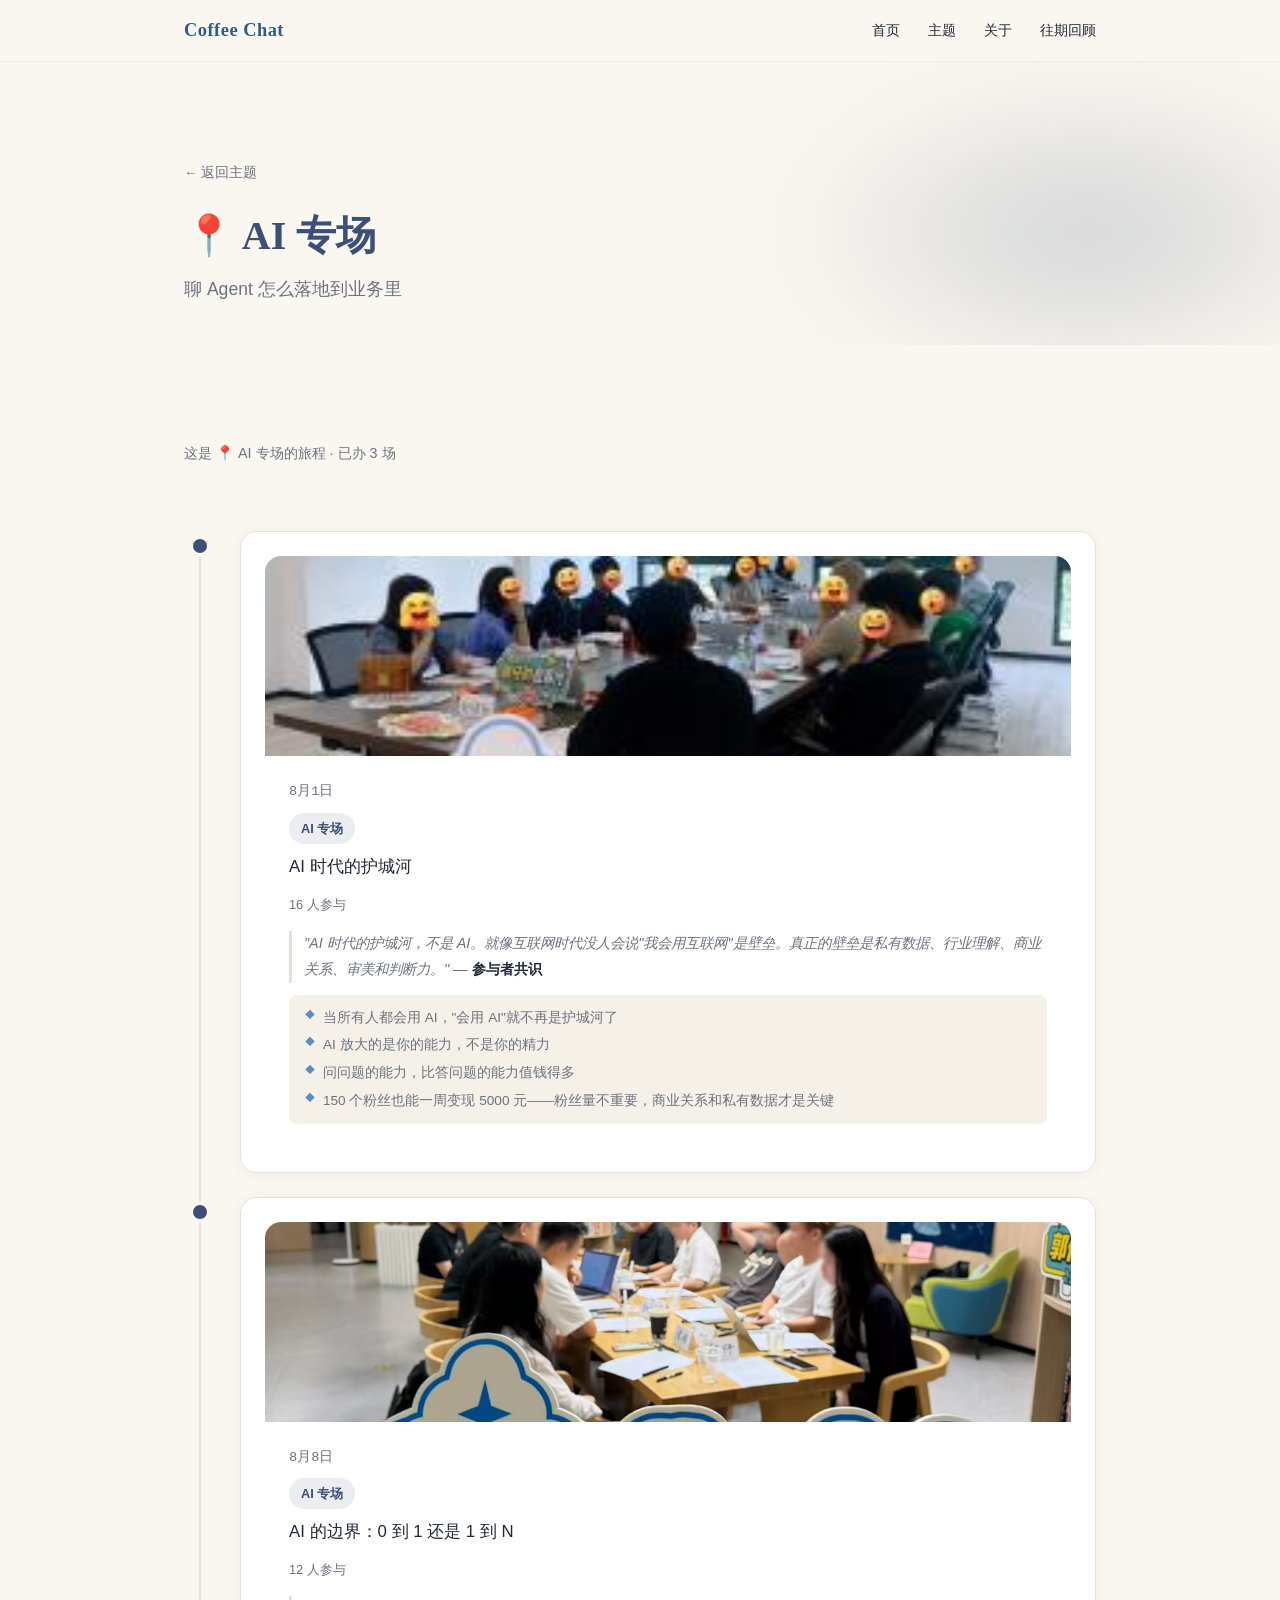
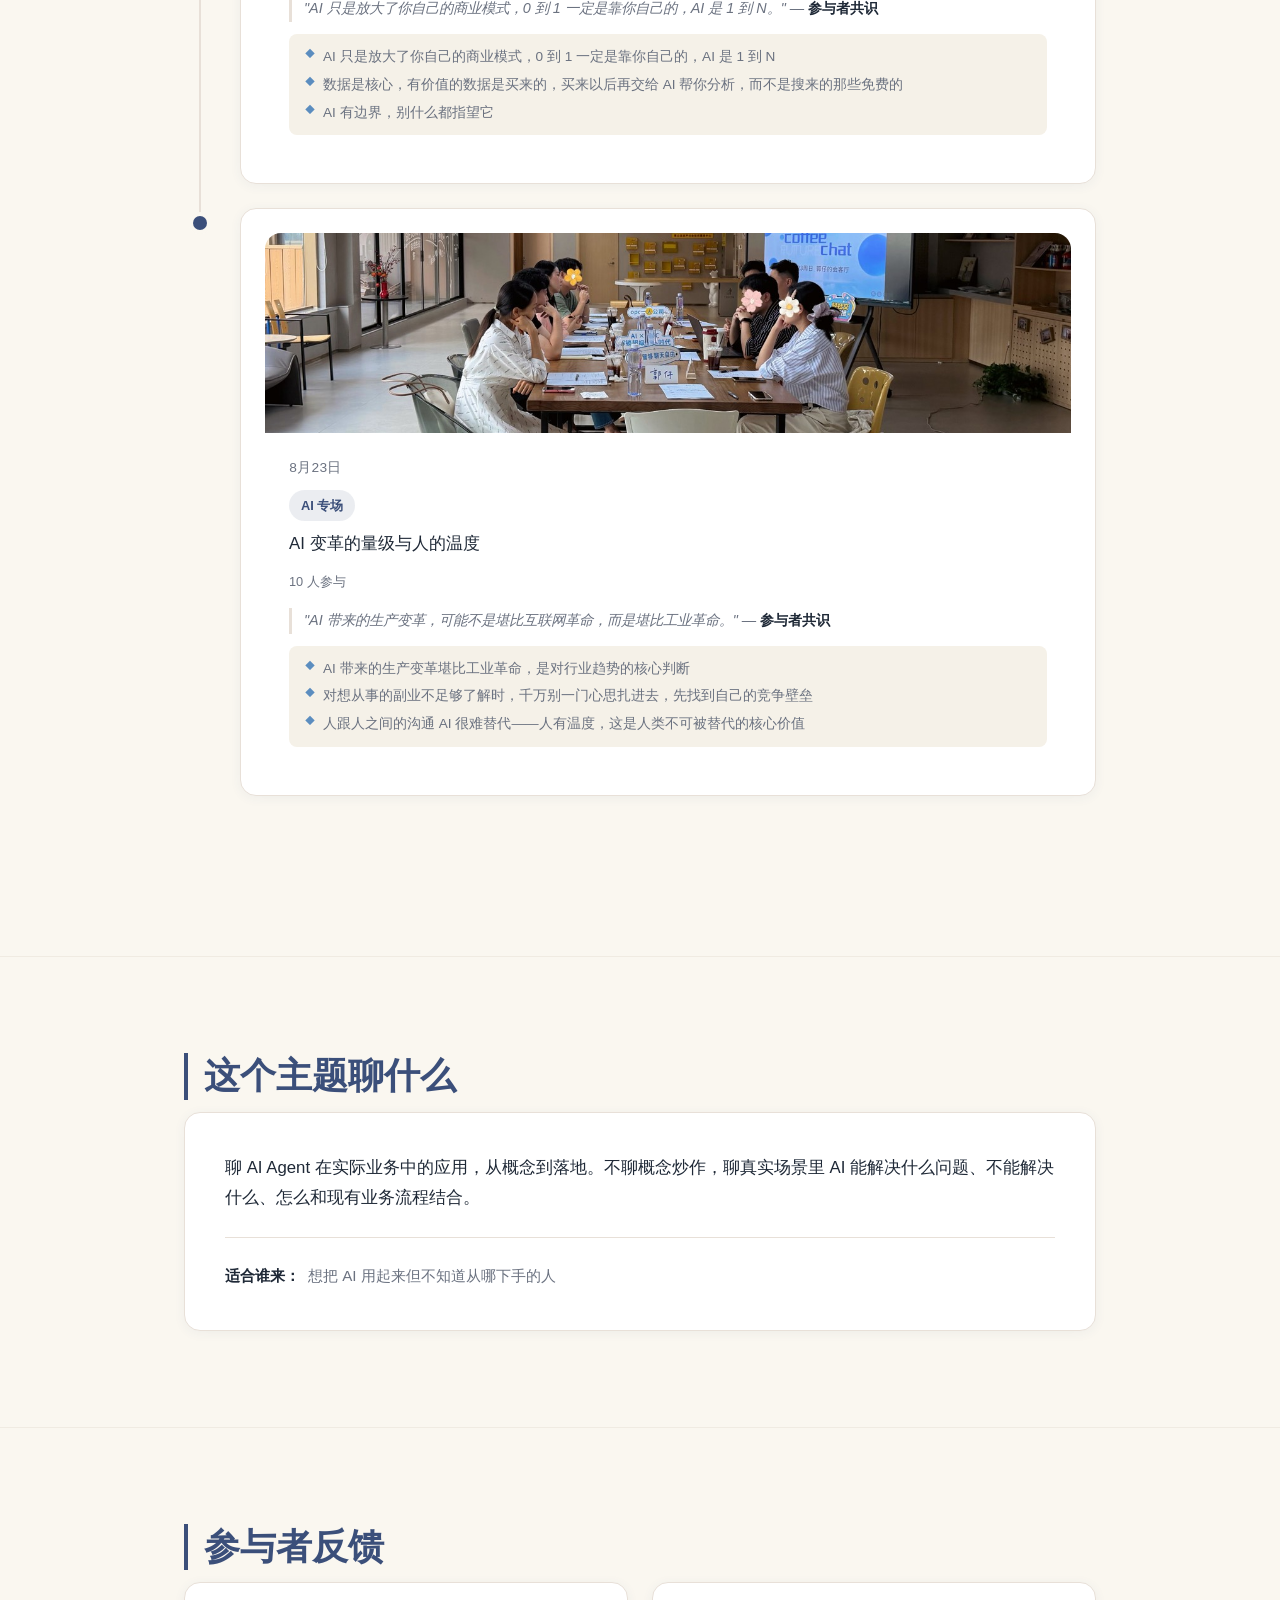
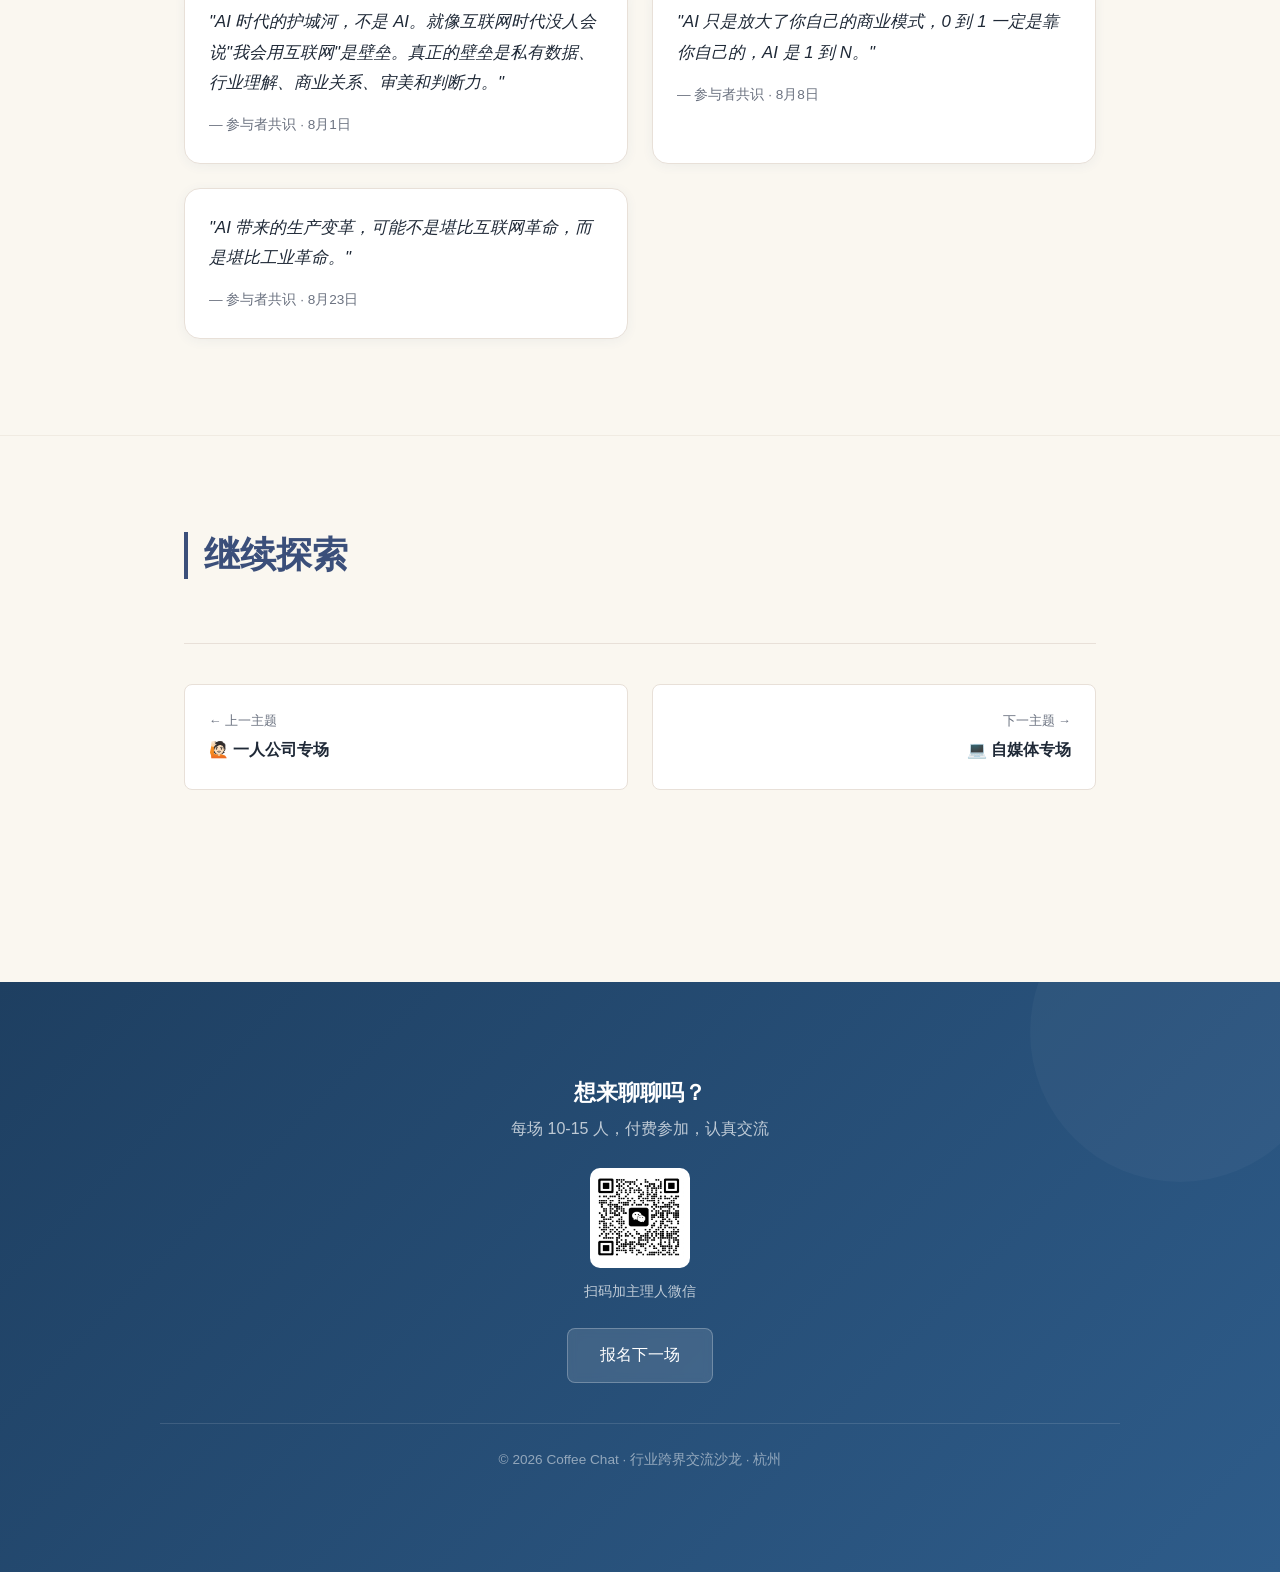
<file: themes/ai.html>
<!DOCTYPE html>
<html lang="zh-CN">
<head>
  <meta charset="UTF-8">
  <meta name="viewport" content="width=device-width, initial-scale=1.0">
  <title>AI 专场 - Coffee Chat</title>
  <link rel="stylesheet" href="../assets/style.css">
</head>
<body>
  <div class="scroll-progress"></div>
  <!-- 导航栏 -->
  <nav class="nav">
    <div class="nav-inner">
      <a href="../index.html?v=20260920" class="nav-logo">Coffee Chat</a>
      <div class="nav-links">
        <a href="../index.html?v=20260920">首页</a>
        <a href="../index.html?v=20260920#themes">主题</a>
        <a href="../about.html">关于</a>
        <a href="../archive.html">往期回顾</a>
      </div>
      <button class="nav-toggle" aria-label="菜单">
        <span></span><span></span><span></span>
      </button>
    </div>
  </nav>
  <div class="nav-overlay"></div>

  <!-- ① 主题 Hero -->
  <section class="theme-hero">
    <div class="theme-hero-glow" id="themeGlow"></div>
    <div class="container">
      <div class="theme-hero-content">
        <a href="../index.html?v=20260920#themes" class="theme-back">← 返回主题</a>
        <h1 class="theme-hero-title" id="themeTitle"></h1>
        <p class="theme-hero-tagline" id="themeTagline"></p>
      </div>
    </div>
  </section>

  <!-- ② 主题时间线 -->
  <section class="section">
    <div class="container">
      <p class="theme-journey-label" id="journeyLabel"></p>
      <div class="timeline" id="timeline"></div>
    </div>
  </section>

  <!-- ③ 玩法说明 -->
  <section class="section">
    <div class="container">
      <h2 class="section-title">这个主题聊什么</h2>
      <div class="theme-play-card reveal">
        <p class="theme-play-desc" id="playDesc"></p>
        <div class="theme-play-suitable">
          <span class="suitable-label">适合谁来：</span><span id="playSuitable"></span>
        </div>
      </div>
    </div>
  </section>

  <!-- ④ 参与者反馈 -->
  <section class="section">
    <div class="container">
      <h2 class="section-title">参与者反馈</h2>
      <div class="quotes-grid" id="quotesGrid"></div>
    </div>
  </section>

  <!-- ⑤ 相邻主题导航 -->
  <section class="section">
    <div class="container">
      <h2 class="section-title">继续探索</h2>
      <div class="theme-nav">
        <div class="theme-nav-grid" id="themeNav"></div>
      </div>
    </div>
  </section>

  <!-- 页脚 -->
  <footer class="footer">
    <div class="footer-inner">
      <div class="footer-cta">
        <h3>想来聊聊吗？</h3>
        <p>每场 10-15 人，付费参加，认真交流</p>
        <div class="footer-qr">
          <img class="footer-qr-img" src="../assets/photos/wechat-qr.jpeg" alt="微信二维码">
          <span class="footer-qr-label">扫码加主理人微信</span>
        </div>
        <a href="../index.html?v=20260920" class="footer-btn">报名下一场</a>
      </div>
      <div class="footer-meta">
        <p>© 2026 Coffee Chat · 行业跨界交流沙龙 · 杭州</p>
      </div>
    </div>
  </footer>

  <script src="../assets/app.js?v=20260920"></script>
  <script>
    const THEME_SLUG = 'ai';
    const theme = getTheme(THEME_SLUG);
    const themeActivities = getActivitiesByTheme(THEME_SLUG);

    document.title = theme.name + ' - Coffee Chat';

    // ① Hero
    document.getElementById('themeGlow').style.background =
      `radial-gradient(ellipse at center, ${theme.accentColor}, transparent 70%)`;
    const titleEl = document.getElementById('themeTitle');
    titleEl.textContent = theme.name;
    titleEl.style.color = theme.accentColor;
    document.getElementById('themeTagline').textContent = theme.tagline;

    // ② Timeline
    const journeyLabel = document.getElementById('journeyLabel');
    const timelineEl = document.getElementById('timeline');
    if (themeActivities.length > 0) {
      journeyLabel.textContent = `这是 ${theme.name}的旅程 · 已办 ${themeActivities.length} 场`;
      renderTimeline(themeActivities, timelineEl, '../');
    } else {
      journeyLabel.textContent = `这是 ${theme.name}的旅程 · 即将开启`;
      timelineEl.innerHTML = '<p style="color:var(--text-light);text-align:center;padding:var(--space-md) 0;">这个主题还在筹备中，敬请期待</p>';
    }

    // ③ Play card
    document.getElementById('playDesc').textContent = theme.description;
    document.getElementById('playSuitable').textContent = theme.suitableFor;

    // ④ Quotes
    const quotesGrid = document.getElementById('quotesGrid');
    const quoted = themeActivities.filter(a => a.quote);
    quotesGrid.innerHTML = quoted.length > 0
      ? quoted.map(a => `
        <div class="quote-card reveal">
          <blockquote>"${a.quote}"</blockquote>
          <cite>— ${a.quoteAuthor || '匿名'} · ${a.dateLabel}</cite>
        </div>`).join('')
      : '<p style="color:var(--text-light);">这个主题即将开启，期待第一场对话</p>';

    // ⑤ Theme nav (仅显示非隐藏主题)
    const visibleThemes = themes.filter(t => !t.hidden);
    const idx = visibleThemes.findIndex(t => t.slug === THEME_SLUG);
    const prev = idx > 0 ? visibleThemes[idx - 1] : null;
    const next = idx < visibleThemes.length - 1 ? visibleThemes[idx + 1] : null;
    const themeNav = document.getElementById('themeNav');
    let navHtml = '';
    if (prev) {
      navHtml += `<a href="./${prev.slug}.html?v=20260920" class="theme-nav-card reveal">
        <span class="theme-nav-dir">← 上一主题</span>
        <span class="theme-nav-name">${prev.name}</span>
      </a>`;
    } else {
      navHtml += '<div class="theme-nav-card theme-nav-empty"></div>';
    }
    if (next) {
      navHtml += `<a href="./${next.slug}.html?v=20260920" class="theme-nav-card theme-nav-next reveal">
        <span class="theme-nav-dir">下一主题 →</span>
        <span class="theme-nav-name">${next.name}</span>
      </a>`;
    } else {
      navHtml += '<div class="theme-nav-card theme-nav-next theme-nav-empty"></div>';
    }
    themeNav.innerHTML = navHtml;

    // Section titles use theme accent color
    document.querySelectorAll('.section-title').forEach(el => {
      el.style.color = theme.accentColor;
      el.style.borderColor = theme.accentColor;
    });

    // Observe reveal elements
    const observer = new IntersectionObserver(entries => {
      entries.forEach(entry => {
        if (entry.isIntersecting) entry.target.classList.add('visible');
      });
    }, { threshold: 0.15 });
    document.querySelectorAll('.reveal').forEach(el => observer.observe(el));
  </script>
</body>
</html>
</file>
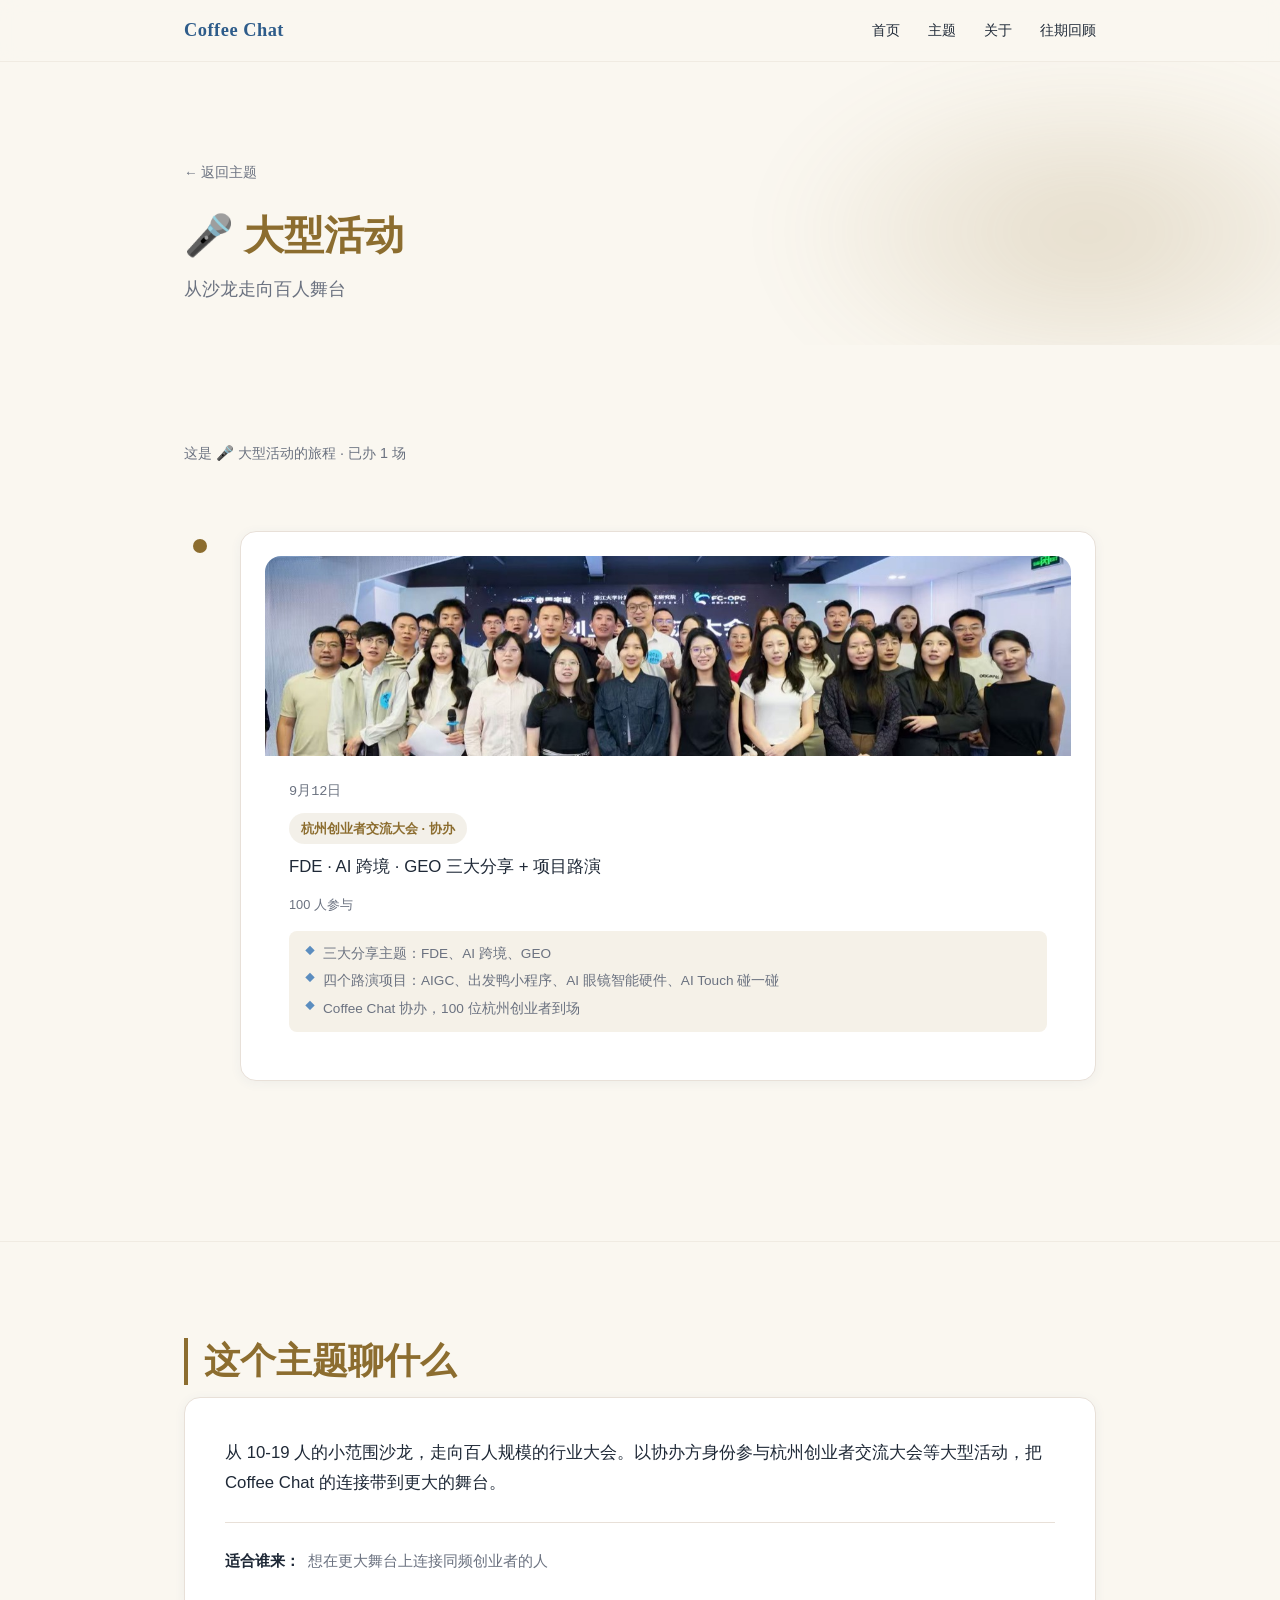
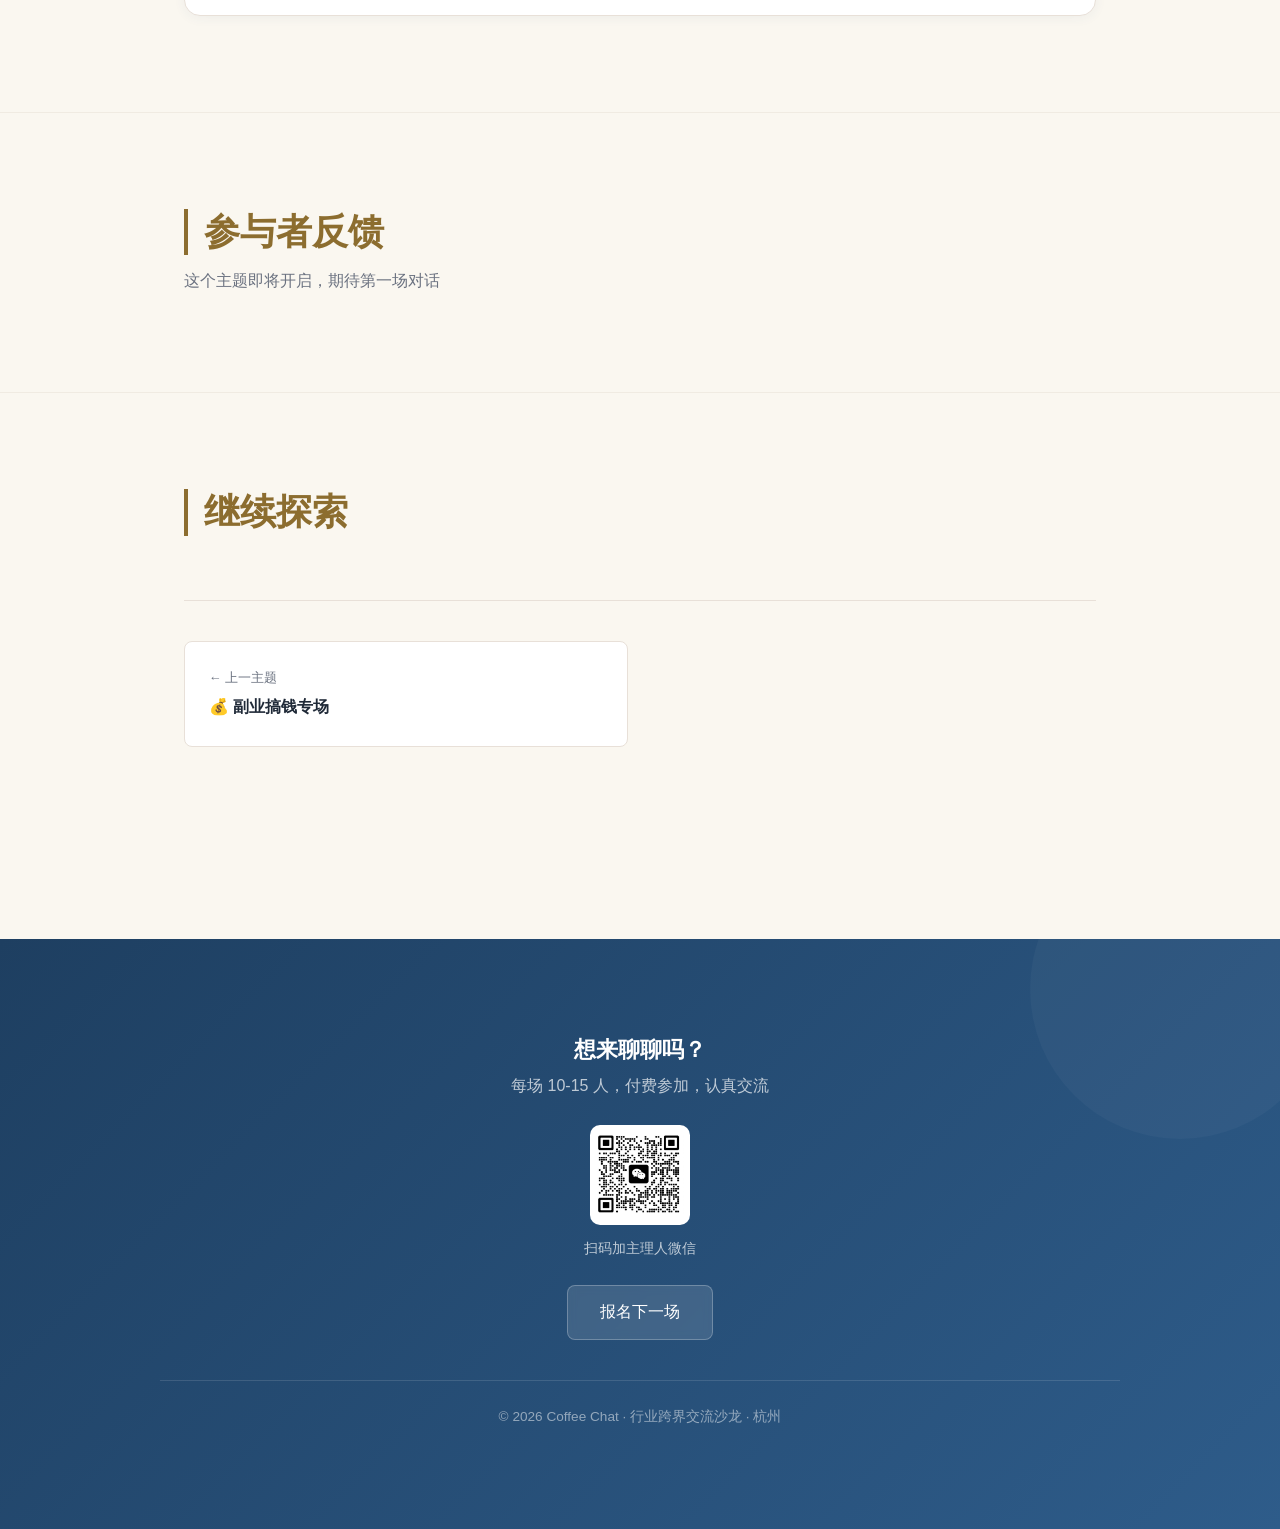
<file: themes/conf.html>
<!DOCTYPE html>
<html lang="zh-CN">
<head>
  <meta charset="UTF-8">
  <meta name="viewport" content="width=device-width, initial-scale=1.0">
  <title>大型活动 - Coffee Chat</title>
  <link rel="stylesheet" href="../assets/style.css">
</head>
<body>
  <div class="scroll-progress"></div>
  <!-- 导航栏 -->
  <nav class="nav">
    <div class="nav-inner">
      <a href="../index.html?v=20260920" class="nav-logo">Coffee Chat</a>
      <div class="nav-links">
        <a href="../index.html?v=20260920">首页</a>
        <a href="../index.html?v=20260920#themes">主题</a>
        <a href="../about.html">关于</a>
        <a href="../archive.html">往期回顾</a>
      </div>
      <button class="nav-toggle" aria-label="菜单">
        <span></span><span></span><span></span>
      </button>
    </div>
  </nav>
  <div class="nav-overlay"></div>

  <!-- ① 主题 Hero -->
  <section class="theme-hero">
    <div class="theme-hero-glow" id="themeGlow"></div>
    <div class="container">
      <div class="theme-hero-content">
        <a href="../index.html?v=20260920#themes" class="theme-back">← 返回主题</a>
        <h1 class="theme-hero-title" id="themeTitle"></h1>
        <p class="theme-hero-tagline" id="themeTagline"></p>
      </div>
    </div>
  </section>

  <!-- ② 主题时间线 -->
  <section class="section">
    <div class="container">
      <p class="theme-journey-label" id="journeyLabel"></p>
      <div class="timeline" id="timeline"></div>
    </div>
  </section>

  <!-- ③ 玩法说明 -->
  <section class="section">
    <div class="container">
      <h2 class="section-title">这个主题聊什么</h2>
      <div class="theme-play-card reveal">
        <p class="theme-play-desc" id="playDesc"></p>
        <div class="theme-play-suitable">
          <span class="suitable-label">适合谁来：</span><span id="playSuitable"></span>
        </div>
      </div>
    </div>
  </section>

  <!-- ④ 参与者反馈 -->
  <section class="section">
    <div class="container">
      <h2 class="section-title">参与者反馈</h2>
      <div class="quotes-grid" id="quotesGrid"></div>
    </div>
  </section>

  <!-- ⑤ 相邻主题导航 -->
  <section class="section">
    <div class="container">
      <h2 class="section-title">继续探索</h2>
      <div class="theme-nav">
        <div class="theme-nav-grid" id="themeNav"></div>
      </div>
    </div>
  </section>

  <!-- 页脚 -->
  <footer class="footer">
    <div class="footer-inner">
      <div class="footer-cta">
        <h3>想来聊聊吗？</h3>
        <p>每场 10-15 人，付费参加，认真交流</p>
        <div class="footer-qr">
          <img class="footer-qr-img" src="../assets/photos/wechat-qr.jpeg" alt="微信二维码">
          <span class="footer-qr-label">扫码加主理人微信</span>
        </div>
        <a href="../index.html?v=20260920" class="footer-btn">报名下一场</a>
      </div>
      <div class="footer-meta">
        <p>© 2026 Coffee Chat · 行业跨界交流沙龙 · 杭州</p>
      </div>
    </div>
  </footer>

  <script src="../assets/app.js?v=20260920"></script>
  <script>
    const THEME_SLUG = 'conf';
    const theme = getTheme(THEME_SLUG);
    const themeActivities = getActivitiesByTheme(THEME_SLUG);

    document.title = theme.name + ' - Coffee Chat';

    // ① Hero
    document.getElementById('themeGlow').style.background =
      `radial-gradient(ellipse at center, ${theme.accentColor}, transparent 70%)`;
    const titleEl = document.getElementById('themeTitle');
    titleEl.textContent = theme.name;
    titleEl.style.color = theme.accentColor;
    document.getElementById('themeTagline').textContent = theme.tagline;

    // ② Timeline
    const journeyLabel = document.getElementById('journeyLabel');
    const timelineEl = document.getElementById('timeline');
    if (themeActivities.length > 0) {
      journeyLabel.textContent = `这是 ${theme.name}的旅程 · 已办 ${themeActivities.length} 场`;
      renderTimeline(themeActivities, timelineEl, '../');
    } else {
      journeyLabel.textContent = `这是 ${theme.name}的旅程 · 即将开启`;
      timelineEl.innerHTML = '<p style="color:var(--text-light);text-align:center;padding:var(--space-md) 0;">这个主题还在筹备中，敬请期待</p>';
    }

    // ③ Play card
    document.getElementById('playDesc').textContent = theme.description;
    document.getElementById('playSuitable').textContent = theme.suitableFor;

    // ④ Quotes
    const quotesGrid = document.getElementById('quotesGrid');
    const quoted = themeActivities.filter(a => a.quote);
    quotesGrid.innerHTML = quoted.length > 0
      ? quoted.map(a => `
        <div class="quote-card reveal">
          <blockquote>"${a.quote}"</blockquote>
          <cite>— ${a.quoteAuthor || '匿名'} · ${a.dateLabel}</cite>
        </div>`).join('')
      : '<p style="color:var(--text-light);">这个主题即将开启，期待第一场对话</p>';

    // ⑤ Theme nav (仅显示非隐藏主题)
    const visibleThemes = themes.filter(t => !t.hidden);
    const idx = visibleThemes.findIndex(t => t.slug === THEME_SLUG);
    const prev = idx > 0 ? visibleThemes[idx - 1] : null;
    const next = idx < visibleThemes.length - 1 ? visibleThemes[idx + 1] : null;
    const themeNav = document.getElementById('themeNav');
    let navHtml = '';
    if (prev) {
      navHtml += `<a href="./${prev.slug}.html?v=20260920" class="theme-nav-card reveal">
        <span class="theme-nav-dir">← 上一主题</span>
        <span class="theme-nav-name">${prev.name}</span>
      </a>`;
    } else {
      navHtml += '<div class="theme-nav-card theme-nav-empty"></div>';
    }
    if (next) {
      navHtml += `<a href="./${next.slug}.html?v=20260920" class="theme-nav-card theme-nav-next reveal">
        <span class="theme-nav-dir">下一主题 →</span>
        <span class="theme-nav-name">${next.name}</span>
      </a>`;
    } else {
      navHtml += '<div class="theme-nav-card theme-nav-next theme-nav-empty"></div>';
    }
    themeNav.innerHTML = navHtml;

    // Section titles use theme accent color
    document.querySelectorAll('.section-title').forEach(el => {
      el.style.color = theme.accentColor;
      el.style.borderColor = theme.accentColor;
    });

    // Observe reveal elements
    const observer = new IntersectionObserver(entries => {
      entries.forEach(entry => {
        if (entry.isIntersecting) entry.target.classList.add('visible');
      });
    }, { threshold: 0.15 });
    document.querySelectorAll('.reveal').forEach(el => observer.observe(el));
  </script>
</body>
</html>
</file>
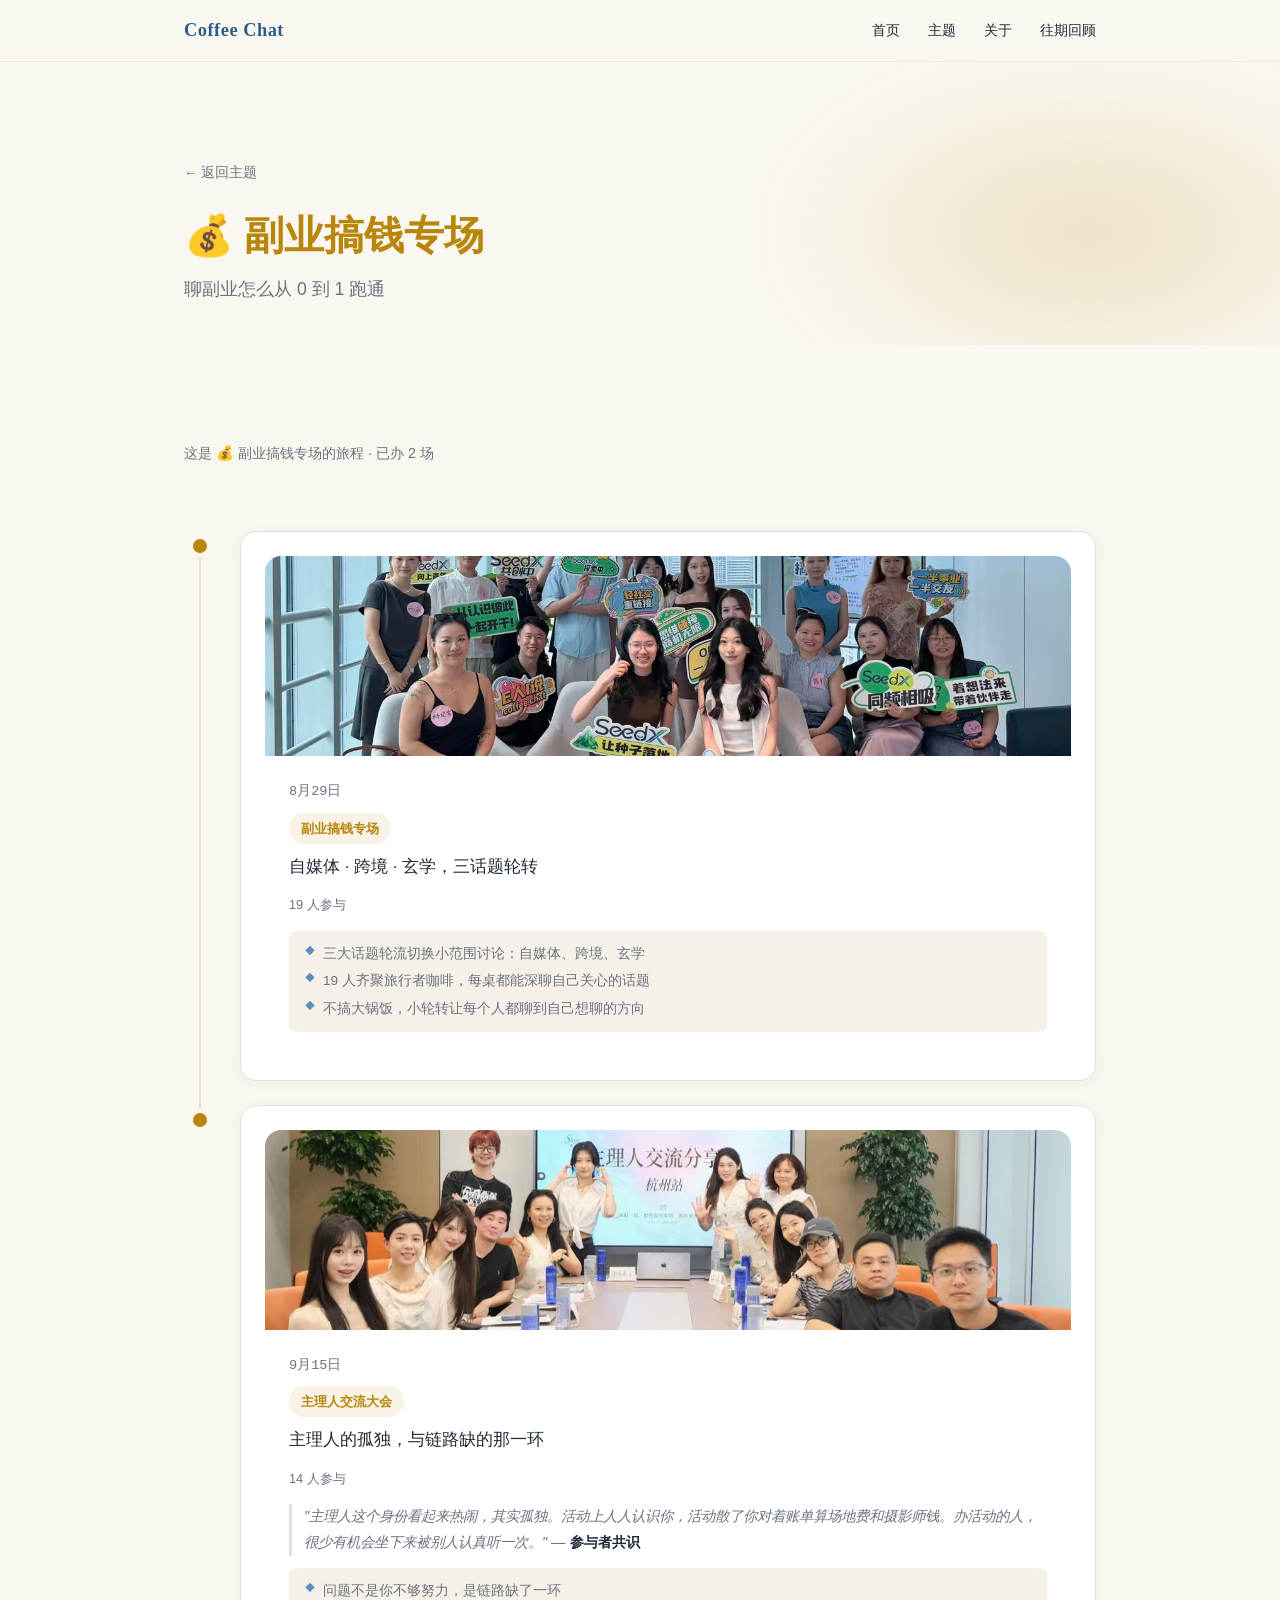
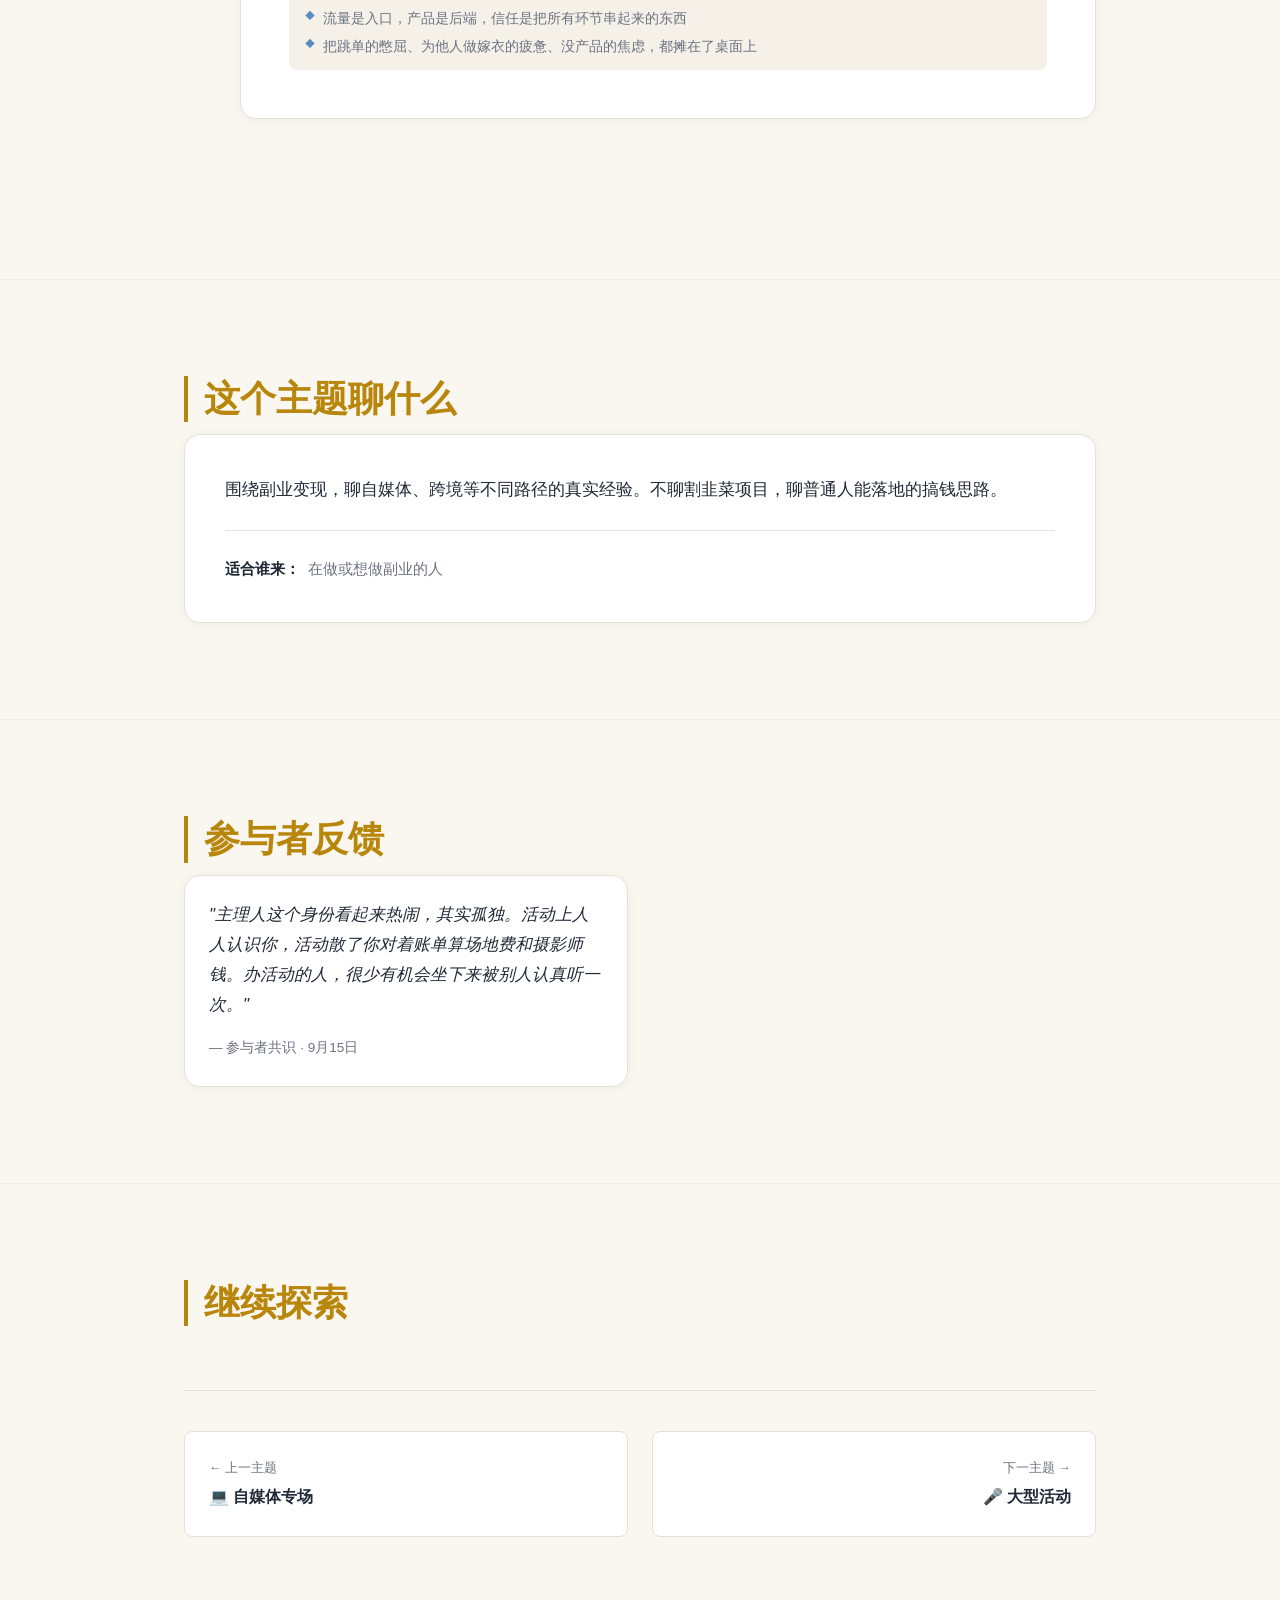
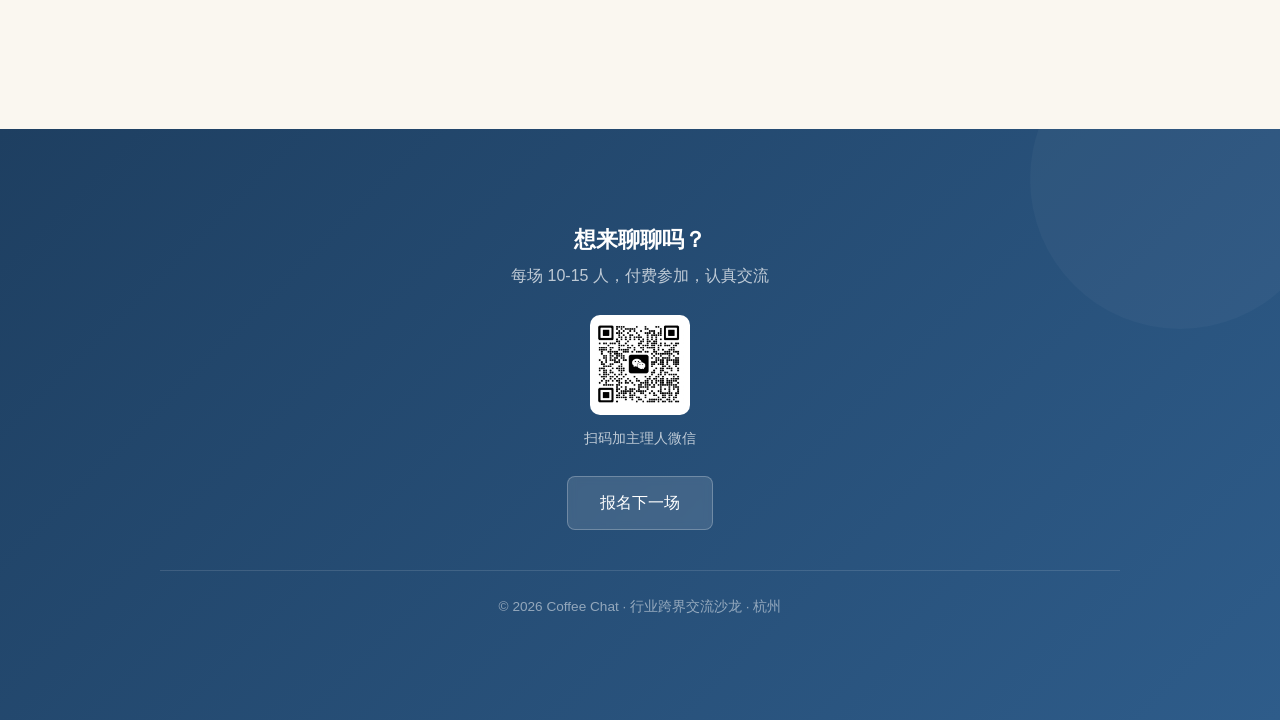
<file: themes/fuye.html>
<!DOCTYPE html>
<html lang="zh-CN">
<head>
  <meta charset="UTF-8">
  <meta name="viewport" content="width=device-width, initial-scale=1.0">
  <title>副业搞钱专场 - Coffee Chat</title>
  <link rel="stylesheet" href="../assets/style.css">
</head>
<body>
  <div class="scroll-progress"></div>
  <!-- 导航栏 -->
  <nav class="nav">
    <div class="nav-inner">
      <a href="../index.html?v=20260920" class="nav-logo">Coffee Chat</a>
      <div class="nav-links">
        <a href="../index.html?v=20260920">首页</a>
        <a href="../index.html?v=20260920#themes">主题</a>
        <a href="../about.html">关于</a>
        <a href="../archive.html">往期回顾</a>
      </div>
      <button class="nav-toggle" aria-label="菜单">
        <span></span><span></span><span></span>
      </button>
    </div>
  </nav>
  <div class="nav-overlay"></div>

  <!-- ① 主题 Hero -->
  <section class="theme-hero">
    <div class="theme-hero-glow" id="themeGlow"></div>
    <div class="container">
      <div class="theme-hero-content">
        <a href="../index.html?v=20260920#themes" class="theme-back">← 返回主题</a>
        <h1 class="theme-hero-title" id="themeTitle"></h1>
        <p class="theme-hero-tagline" id="themeTagline"></p>
      </div>
    </div>
  </section>

  <!-- ② 主题时间线 -->
  <section class="section">
    <div class="container">
      <p class="theme-journey-label" id="journeyLabel"></p>
      <div class="timeline" id="timeline"></div>
    </div>
  </section>

  <!-- ③ 玩法说明 -->
  <section class="section">
    <div class="container">
      <h2 class="section-title">这个主题聊什么</h2>
      <div class="theme-play-card reveal">
        <p class="theme-play-desc" id="playDesc"></p>
        <div class="theme-play-suitable">
          <span class="suitable-label">适合谁来：</span><span id="playSuitable"></span>
        </div>
      </div>
    </div>
  </section>

  <!-- ④ 参与者反馈 -->
  <section class="section">
    <div class="container">
      <h2 class="section-title">参与者反馈</h2>
      <div class="quotes-grid" id="quotesGrid"></div>
    </div>
  </section>

  <!-- ⑤ 相邻主题导航 -->
  <section class="section">
    <div class="container">
      <h2 class="section-title">继续探索</h2>
      <div class="theme-nav">
        <div class="theme-nav-grid" id="themeNav"></div>
      </div>
    </div>
  </section>

  <!-- 页脚 -->
  <footer class="footer">
    <div class="footer-inner">
      <div class="footer-cta">
        <h3>想来聊聊吗？</h3>
        <p>每场 10-15 人，付费参加，认真交流</p>
        <div class="footer-qr">
          <img class="footer-qr-img" src="../assets/photos/wechat-qr.jpeg" alt="微信二维码">
          <span class="footer-qr-label">扫码加主理人微信</span>
        </div>
        <a href="../index.html?v=20260920" class="footer-btn">报名下一场</a>
      </div>
      <div class="footer-meta">
        <p>© 2026 Coffee Chat · 行业跨界交流沙龙 · 杭州</p>
      </div>
    </div>
  </footer>

  <script src="../assets/app.js?v=20260920"></script>
  <script>
    const THEME_SLUG = 'fuye';
    const theme = getTheme(THEME_SLUG);
    const themeActivities = getActivitiesByTheme(THEME_SLUG);

    document.title = theme.name + ' - Coffee Chat';

    // ① Hero
    document.getElementById('themeGlow').style.background =
      `radial-gradient(ellipse at center, ${theme.accentColor}, transparent 70%)`;
    const titleEl = document.getElementById('themeTitle');
    titleEl.textContent = theme.name;
    titleEl.style.color = theme.accentColor;
    document.getElementById('themeTagline').textContent = theme.tagline;

    // ② Timeline
    const journeyLabel = document.getElementById('journeyLabel');
    const timelineEl = document.getElementById('timeline');
    if (themeActivities.length > 0) {
      journeyLabel.textContent = `这是 ${theme.name}的旅程 · 已办 ${themeActivities.length} 场`;
      renderTimeline(themeActivities, timelineEl, '../');
    } else {
      journeyLabel.textContent = `这是 ${theme.name}的旅程 · 即将开启`;
      timelineEl.innerHTML = '<p style="color:var(--text-light);text-align:center;padding:var(--space-md) 0;">这个主题还在筹备中，敬请期待</p>';
    }

    // ③ Play card
    document.getElementById('playDesc').textContent = theme.description;
    document.getElementById('playSuitable').textContent = theme.suitableFor;

    // ④ Quotes
    const quotesGrid = document.getElementById('quotesGrid');
    const quoted = themeActivities.filter(a => a.quote);
    quotesGrid.innerHTML = quoted.length > 0
      ? quoted.map(a => `
        <div class="quote-card reveal">
          <blockquote>"${a.quote}"</blockquote>
          <cite>— ${a.quoteAuthor || '匿名'} · ${a.dateLabel}</cite>
        </div>`).join('')
      : '<p style="color:var(--text-light);">这个主题即将开启，期待第一场对话</p>';

    // ⑤ Theme nav (仅显示非隐藏主题)
    const visibleThemes = themes.filter(t => !t.hidden);
    const idx = visibleThemes.findIndex(t => t.slug === THEME_SLUG);
    const prev = idx > 0 ? visibleThemes[idx - 1] : null;
    const next = idx < visibleThemes.length - 1 ? visibleThemes[idx + 1] : null;
    const themeNav = document.getElementById('themeNav');
    let navHtml = '';
    if (prev) {
      navHtml += `<a href="./${prev.slug}.html?v=20260920" class="theme-nav-card reveal">
        <span class="theme-nav-dir">← 上一主题</span>
        <span class="theme-nav-name">${prev.name}</span>
      </a>`;
    } else {
      navHtml += '<div class="theme-nav-card theme-nav-empty"></div>';
    }
    if (next) {
      navHtml += `<a href="./${next.slug}.html?v=20260920" class="theme-nav-card theme-nav-next reveal">
        <span class="theme-nav-dir">下一主题 →</span>
        <span class="theme-nav-name">${next.name}</span>
      </a>`;
    } else {
      navHtml += '<div class="theme-nav-card theme-nav-next theme-nav-empty"></div>';
    }
    themeNav.innerHTML = navHtml;

    // Section titles use theme accent color
    document.querySelectorAll('.section-title').forEach(el => {
      el.style.color = theme.accentColor;
      el.style.borderColor = theme.accentColor;
    });

    // Observe reveal elements
    const observer = new IntersectionObserver(entries => {
      entries.forEach(entry => {
        if (entry.isIntersecting) entry.target.classList.add('visible');
      });
    }, { threshold: 0.15 });
    document.querySelectorAll('.reveal').forEach(el => observer.observe(el));
  </script>
</body>
</html>
</file>
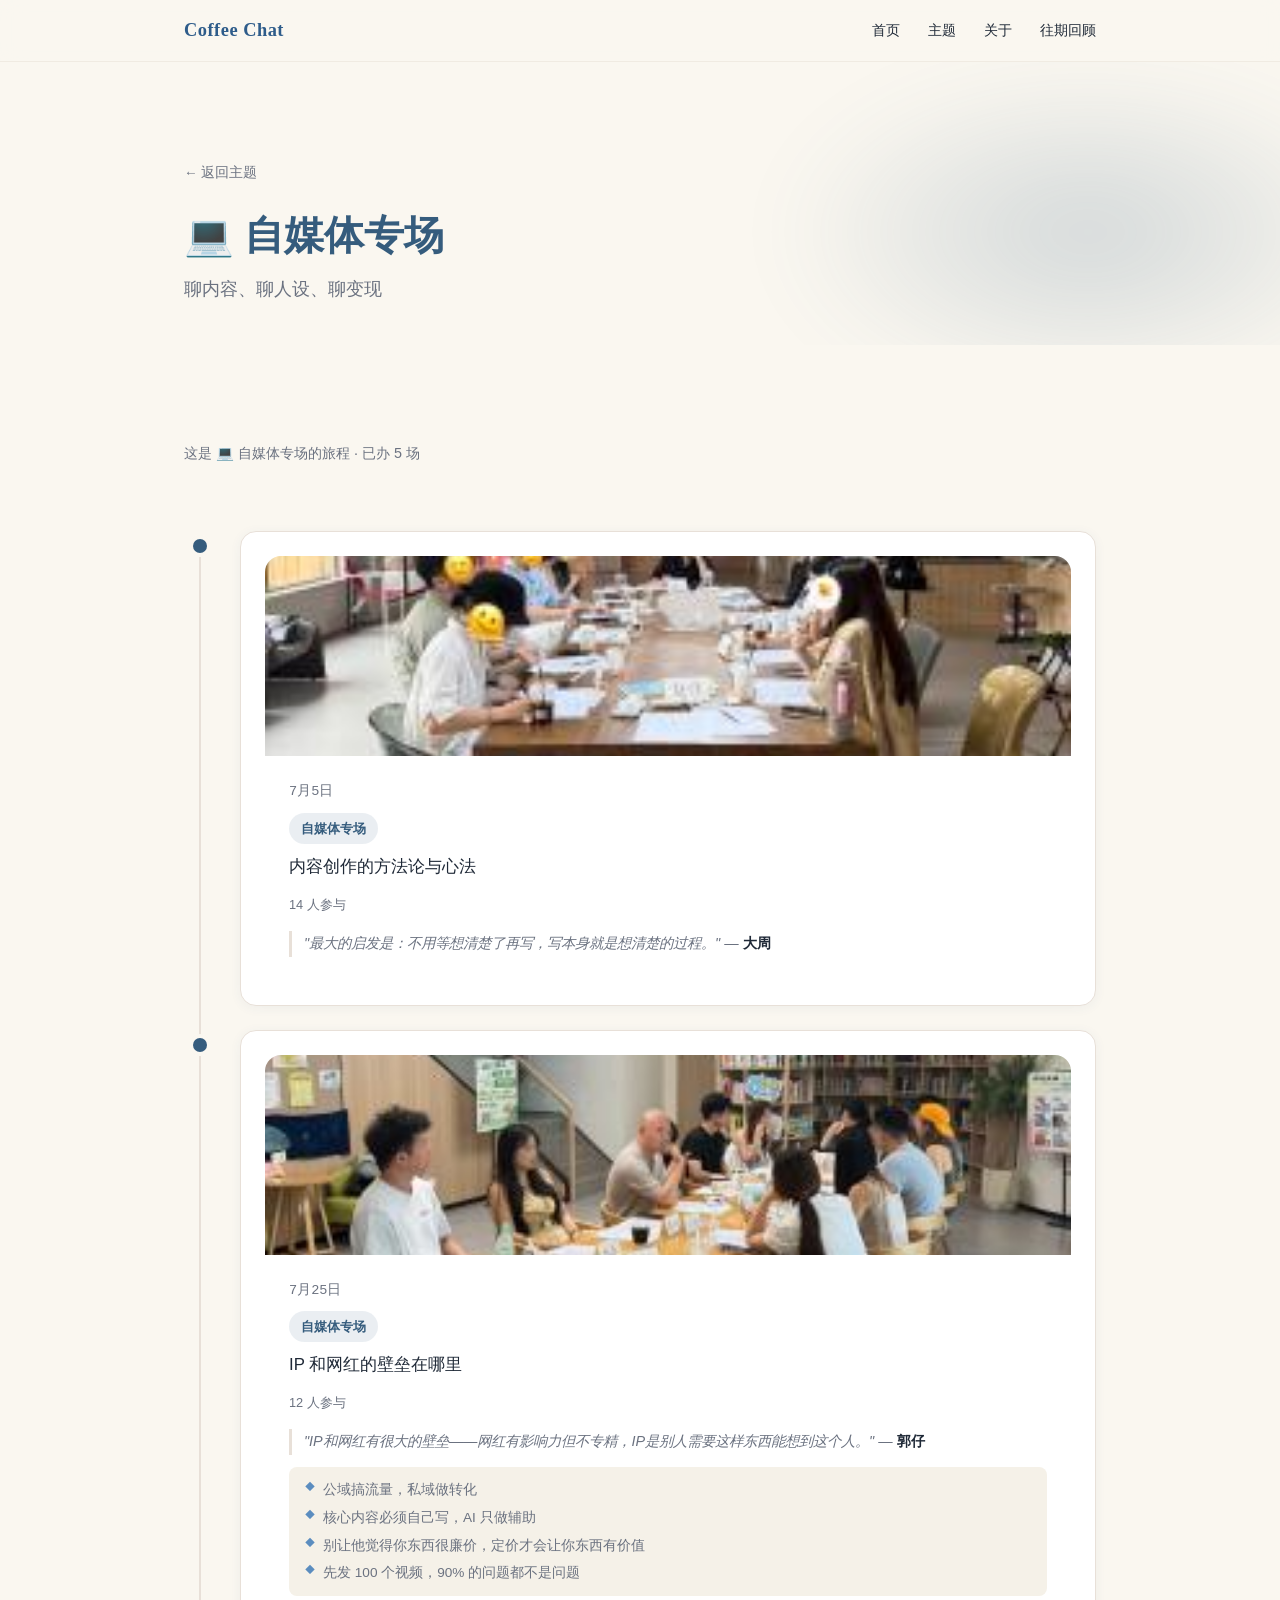
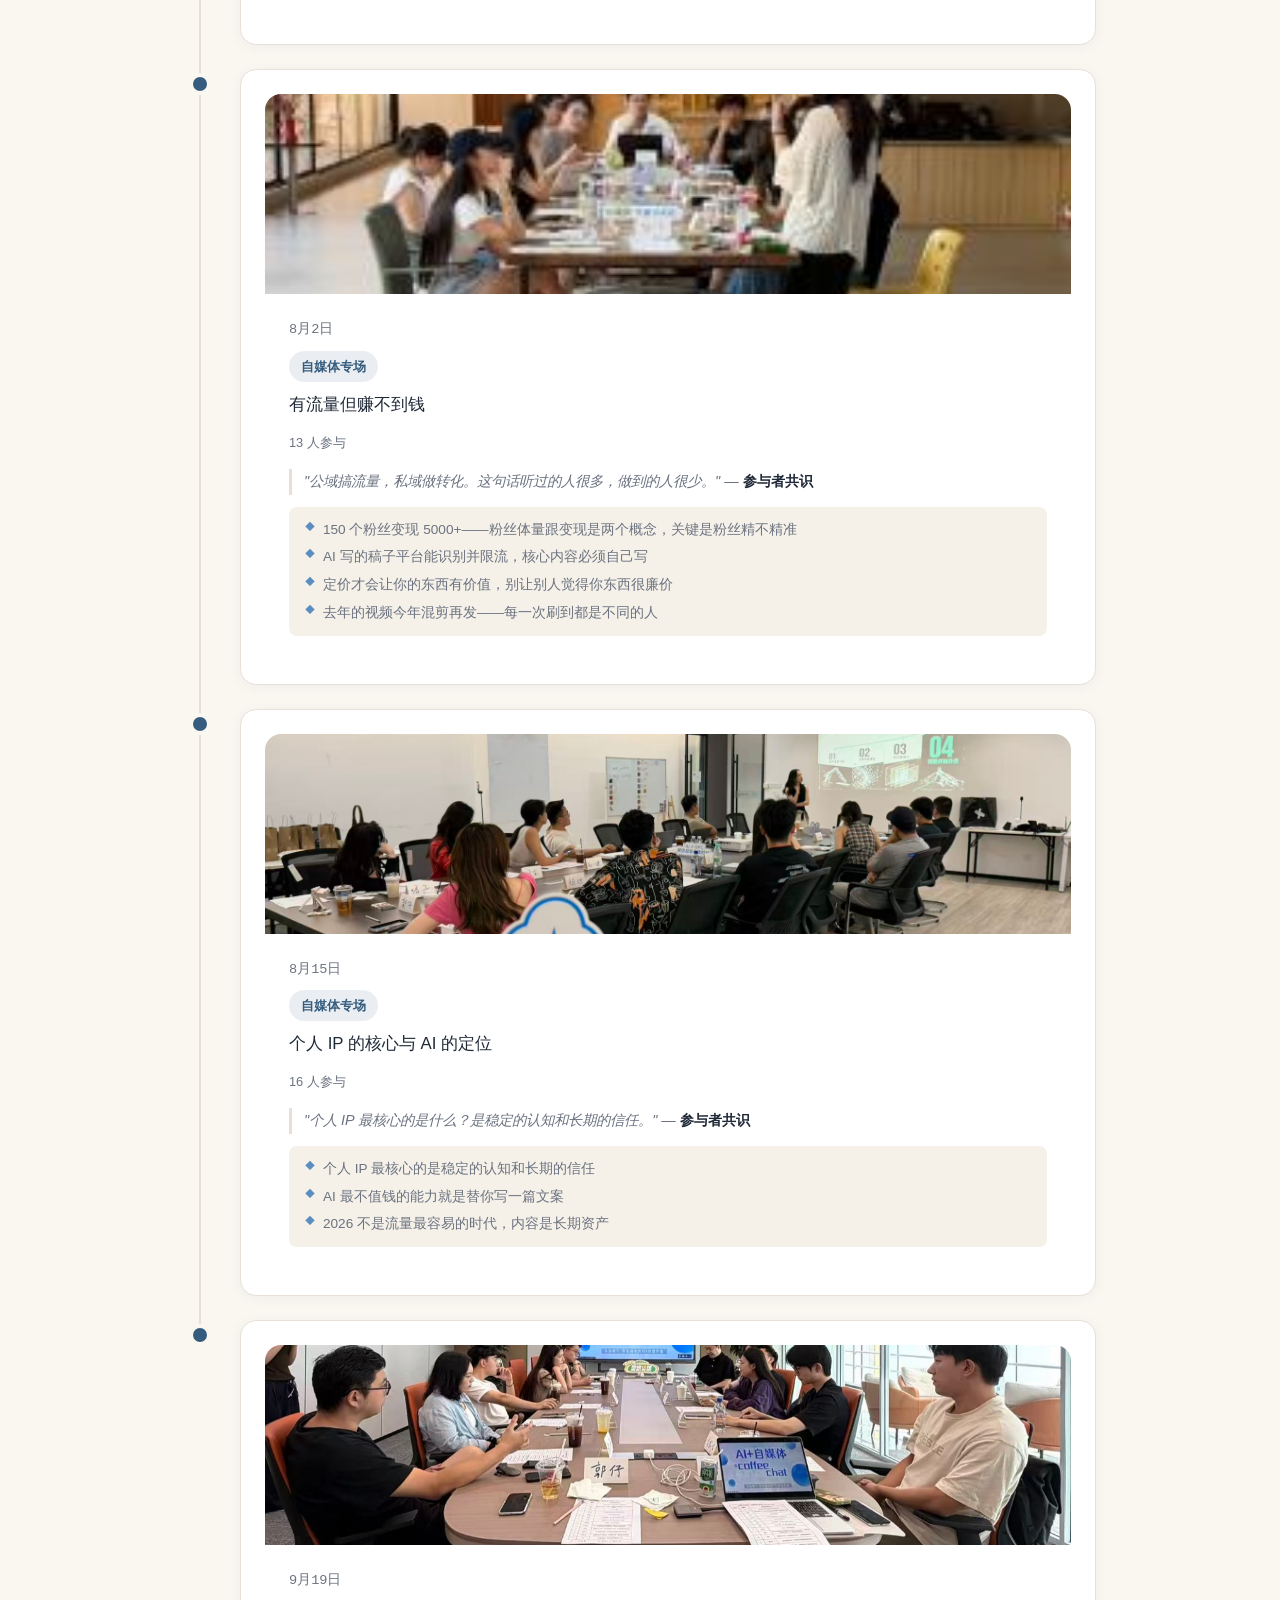
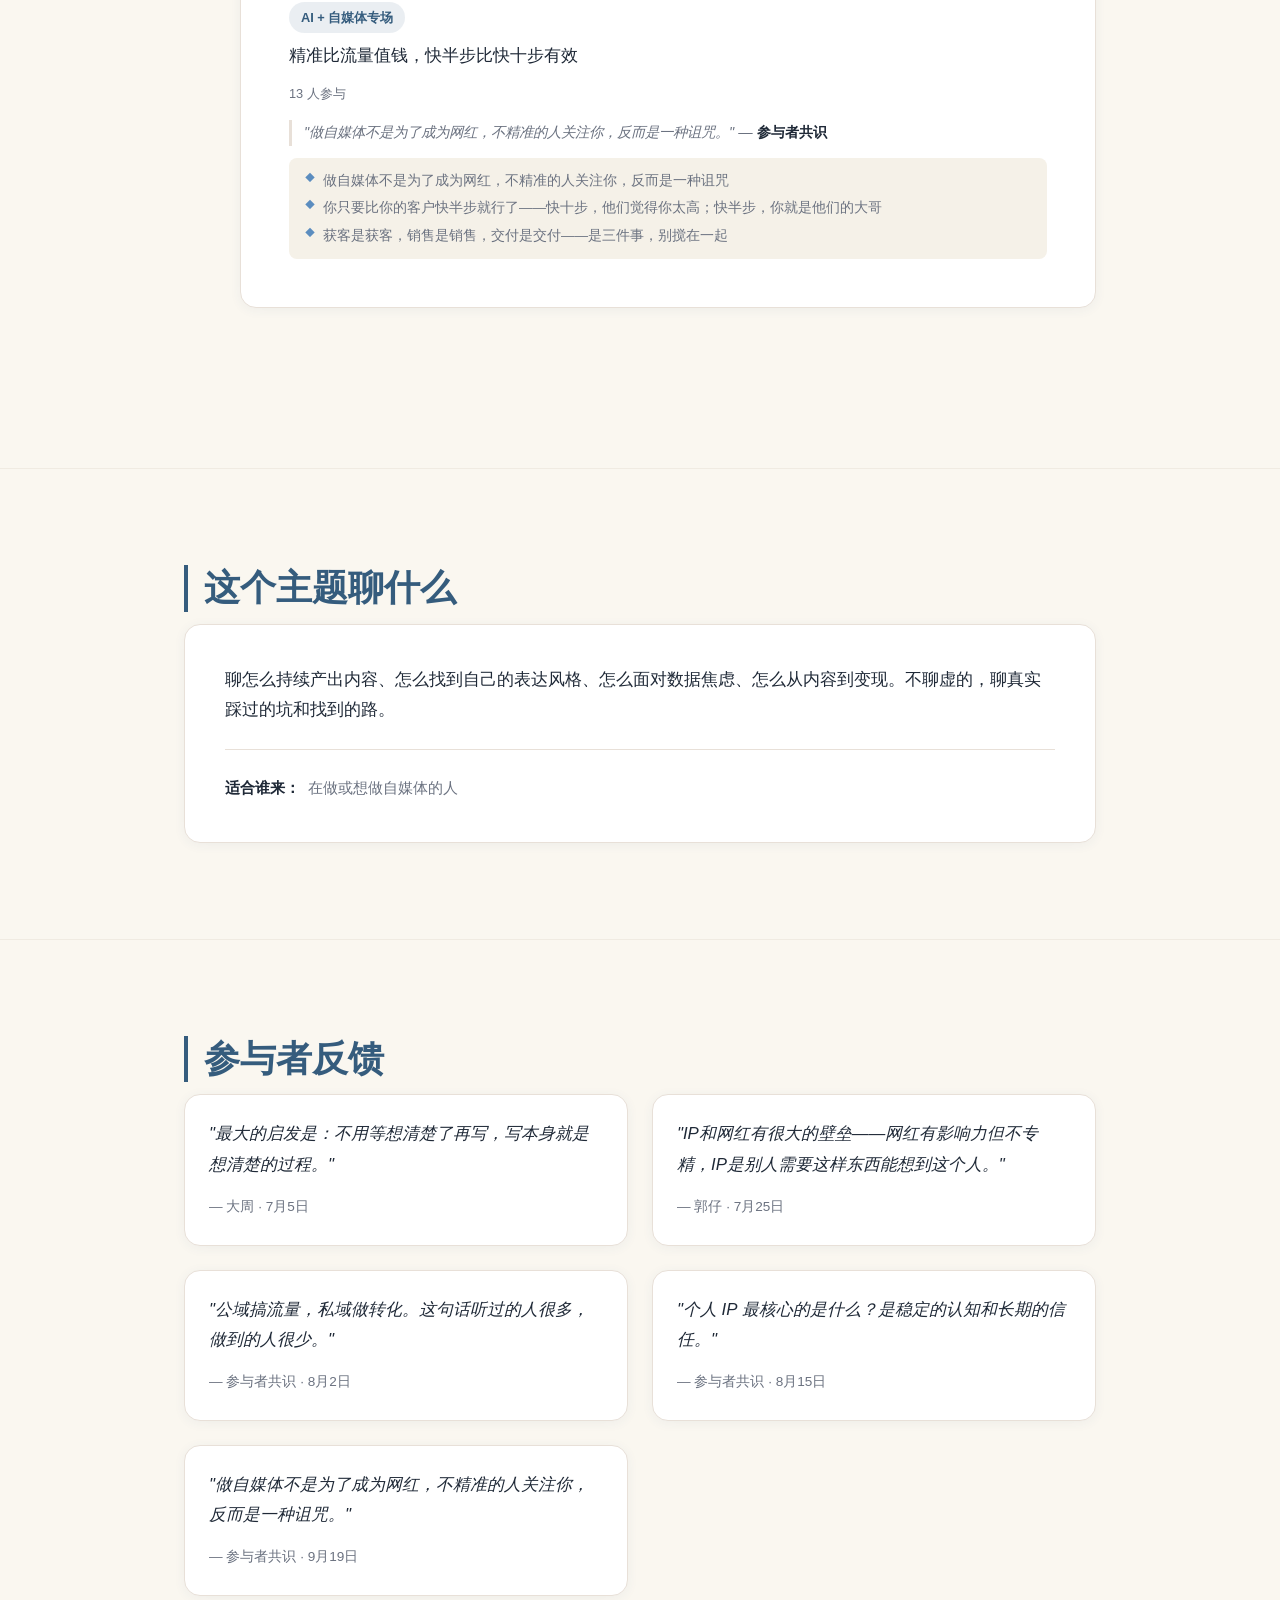
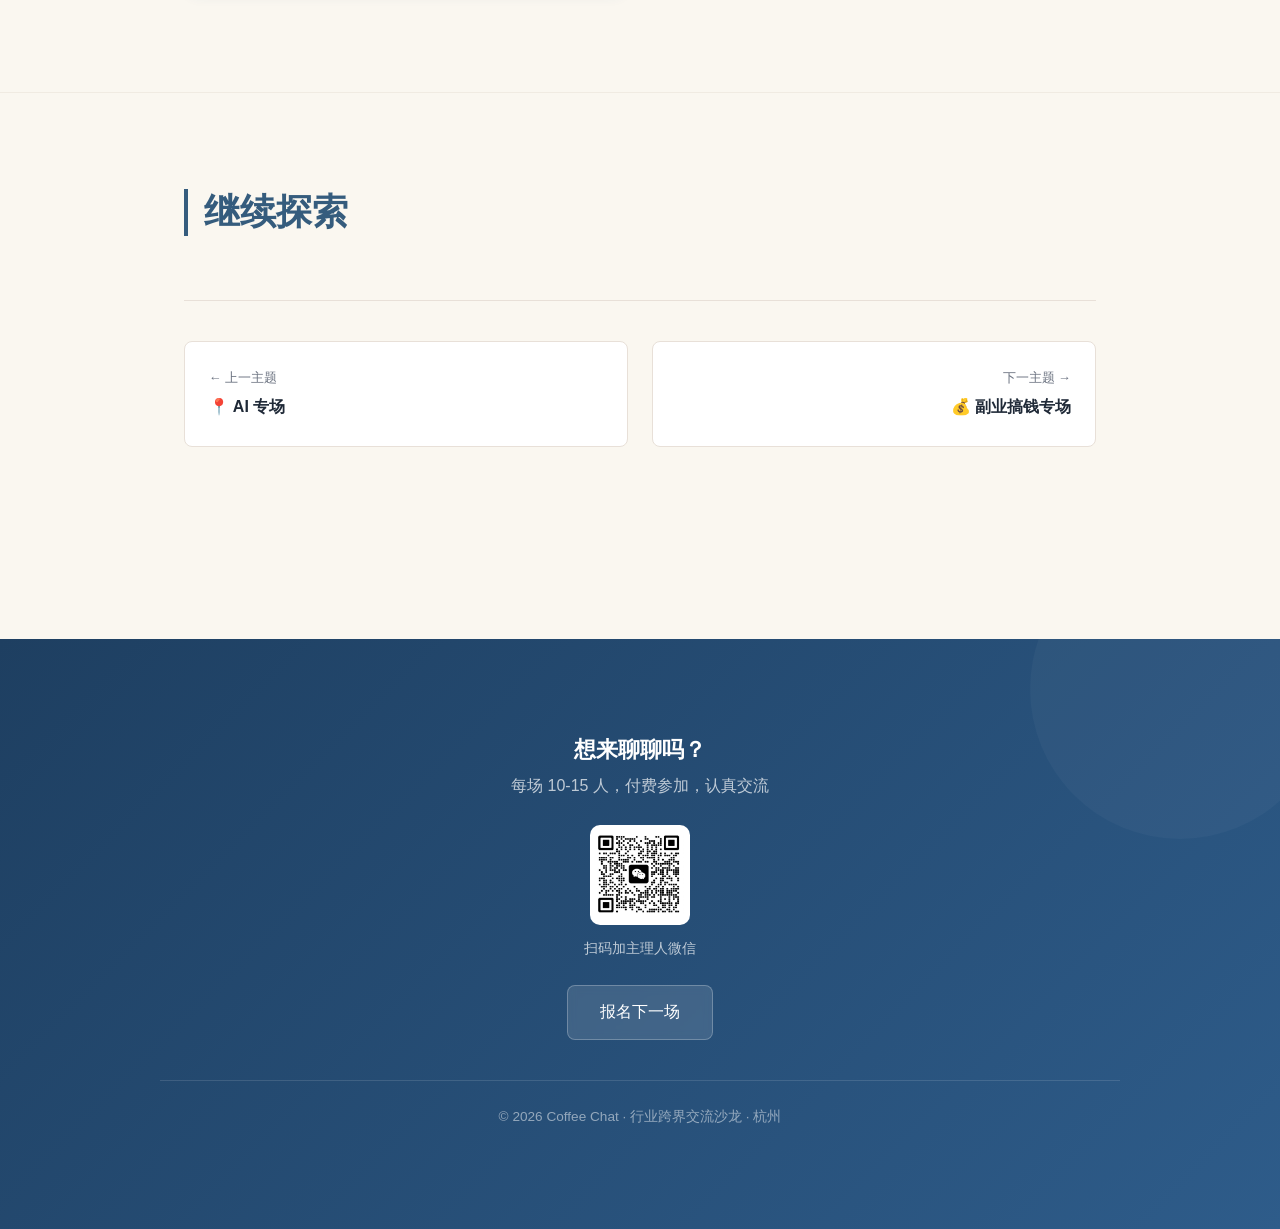
<file: themes/media.html>
<!DOCTYPE html>
<html lang="zh-CN">
<head>
  <meta charset="UTF-8">
  <meta name="viewport" content="width=device-width, initial-scale=1.0">
  <title>自媒体专场 - Coffee Chat</title>
  <link rel="stylesheet" href="../assets/style.css">
</head>
<body>
  <div class="scroll-progress"></div>
  <!-- 导航栏 -->
  <nav class="nav">
    <div class="nav-inner">
      <a href="../index.html?v=20260920" class="nav-logo">Coffee Chat</a>
      <div class="nav-links">
        <a href="../index.html?v=20260920">首页</a>
        <a href="../index.html?v=20260920#themes">主题</a>
        <a href="../about.html">关于</a>
        <a href="../archive.html">往期回顾</a>
      </div>
      <button class="nav-toggle" aria-label="菜单">
        <span></span><span></span><span></span>
      </button>
    </div>
  </nav>
  <div class="nav-overlay"></div>

  <!-- ① 主题 Hero -->
  <section class="theme-hero">
    <div class="theme-hero-glow" id="themeGlow"></div>
    <div class="container">
      <div class="theme-hero-content">
        <a href="../index.html?v=20260920#themes" class="theme-back">← 返回主题</a>
        <h1 class="theme-hero-title" id="themeTitle"></h1>
        <p class="theme-hero-tagline" id="themeTagline"></p>
      </div>
    </div>
  </section>

  <!-- ② 主题时间线 -->
  <section class="section">
    <div class="container">
      <p class="theme-journey-label" id="journeyLabel"></p>
      <div class="timeline" id="timeline"></div>
    </div>
  </section>

  <!-- ③ 玩法说明 -->
  <section class="section">
    <div class="container">
      <h2 class="section-title">这个主题聊什么</h2>
      <div class="theme-play-card reveal">
        <p class="theme-play-desc" id="playDesc"></p>
        <div class="theme-play-suitable">
          <span class="suitable-label">适合谁来：</span><span id="playSuitable"></span>
        </div>
      </div>
    </div>
  </section>

  <!-- ④ 参与者反馈 -->
  <section class="section">
    <div class="container">
      <h2 class="section-title">参与者反馈</h2>
      <div class="quotes-grid" id="quotesGrid"></div>
    </div>
  </section>

  <!-- ⑤ 相邻主题导航 -->
  <section class="section">
    <div class="container">
      <h2 class="section-title">继续探索</h2>
      <div class="theme-nav">
        <div class="theme-nav-grid" id="themeNav"></div>
      </div>
    </div>
  </section>

  <!-- 页脚 -->
  <footer class="footer">
    <div class="footer-inner">
      <div class="footer-cta">
        <h3>想来聊聊吗？</h3>
        <p>每场 10-15 人，付费参加，认真交流</p>
        <div class="footer-qr">
          <img class="footer-qr-img" src="../assets/photos/wechat-qr.jpeg" alt="微信二维码">
          <span class="footer-qr-label">扫码加主理人微信</span>
        </div>
        <a href="../index.html?v=20260920" class="footer-btn">报名下一场</a>
      </div>
      <div class="footer-meta">
        <p>© 2026 Coffee Chat · 行业跨界交流沙龙 · 杭州</p>
      </div>
    </div>
  </footer>

  <script src="../assets/app.js?v=20260920"></script>
  <script>
    const THEME_SLUG = 'media';
    const theme = getTheme(THEME_SLUG);
    const themeActivities = getActivitiesByTheme(THEME_SLUG);

    document.title = theme.name + ' - Coffee Chat';

    // ① Hero
    document.getElementById('themeGlow').style.background =
      `radial-gradient(ellipse at center, ${theme.accentColor}, transparent 70%)`;
    const titleEl = document.getElementById('themeTitle');
    titleEl.textContent = theme.name;
    titleEl.style.color = theme.accentColor;
    document.getElementById('themeTagline').textContent = theme.tagline;

    // ② Timeline
    const journeyLabel = document.getElementById('journeyLabel');
    const timelineEl = document.getElementById('timeline');
    if (themeActivities.length > 0) {
      journeyLabel.textContent = `这是 ${theme.name}的旅程 · 已办 ${themeActivities.length} 场`;
      renderTimeline(themeActivities, timelineEl, '../');
    } else {
      journeyLabel.textContent = `这是 ${theme.name}的旅程 · 已办 0 场`;
      timelineEl.innerHTML = '<p style="color:var(--text-light);text-align:center;padding:var(--space-md) 0;">这个主题还在筹备中，敬请期待</p>';
    }

    // ③ Play card
    document.getElementById('playDesc').textContent = theme.description;
    document.getElementById('playSuitable').textContent = theme.suitableFor;

    // ④ Quotes
    const quotesGrid = document.getElementById('quotesGrid');
    const quoted = themeActivities.filter(a => a.quote);
    quotesGrid.innerHTML = quoted.length > 0
      ? quoted.map(a => `
        <div class="quote-card reveal">
          <blockquote>"${a.quote}"</blockquote>
          <cite>— ${a.quoteAuthor || '匿名'} · ${a.dateLabel}</cite>
        </div>`).join('')
      : '<p style="color:var(--text-light);">暂无参与者反馈</p>';

    // ⑤ Theme nav (仅显示非隐藏主题)
    const visibleThemes = themes.filter(t => !t.hidden);
    const idx = visibleThemes.findIndex(t => t.slug === THEME_SLUG);
    const prev = idx > 0 ? visibleThemes[idx - 1] : null;
    const next = idx < visibleThemes.length - 1 ? visibleThemes[idx + 1] : null;
    const themeNav = document.getElementById('themeNav');
    let navHtml = '';
    if (prev) {
      navHtml += `<a href="./${prev.slug}.html?v=20260920" class="theme-nav-card reveal">
        <span class="theme-nav-dir">← 上一主题</span>
        <span class="theme-nav-name">${prev.name}</span>
      </a>`;
    } else {
      navHtml += '<div class="theme-nav-card theme-nav-empty"></div>';
    }
    if (next) {
      navHtml += `<a href="./${next.slug}.html?v=20260920" class="theme-nav-card theme-nav-next reveal">
        <span class="theme-nav-dir">下一主题 →</span>
        <span class="theme-nav-name">${next.name}</span>
      </a>`;
    } else {
      navHtml += '<div class="theme-nav-card theme-nav-next theme-nav-empty"></div>';
    }
    themeNav.innerHTML = navHtml;

    // Section titles use theme accent color
    document.querySelectorAll('.section-title').forEach(el => {
      el.style.color = theme.accentColor;
      el.style.borderColor = theme.accentColor;
    });

    // Observe reveal elements (including dynamically added ones)
    const observer = new IntersectionObserver(entries => {
      entries.forEach(entry => {
        if (entry.isIntersecting) entry.target.classList.add('visible');
      });
    }, { threshold: 0.15 });
    document.querySelectorAll('.reveal').forEach(el => observer.observe(el));
  </script>
</body>
</html>
</file>
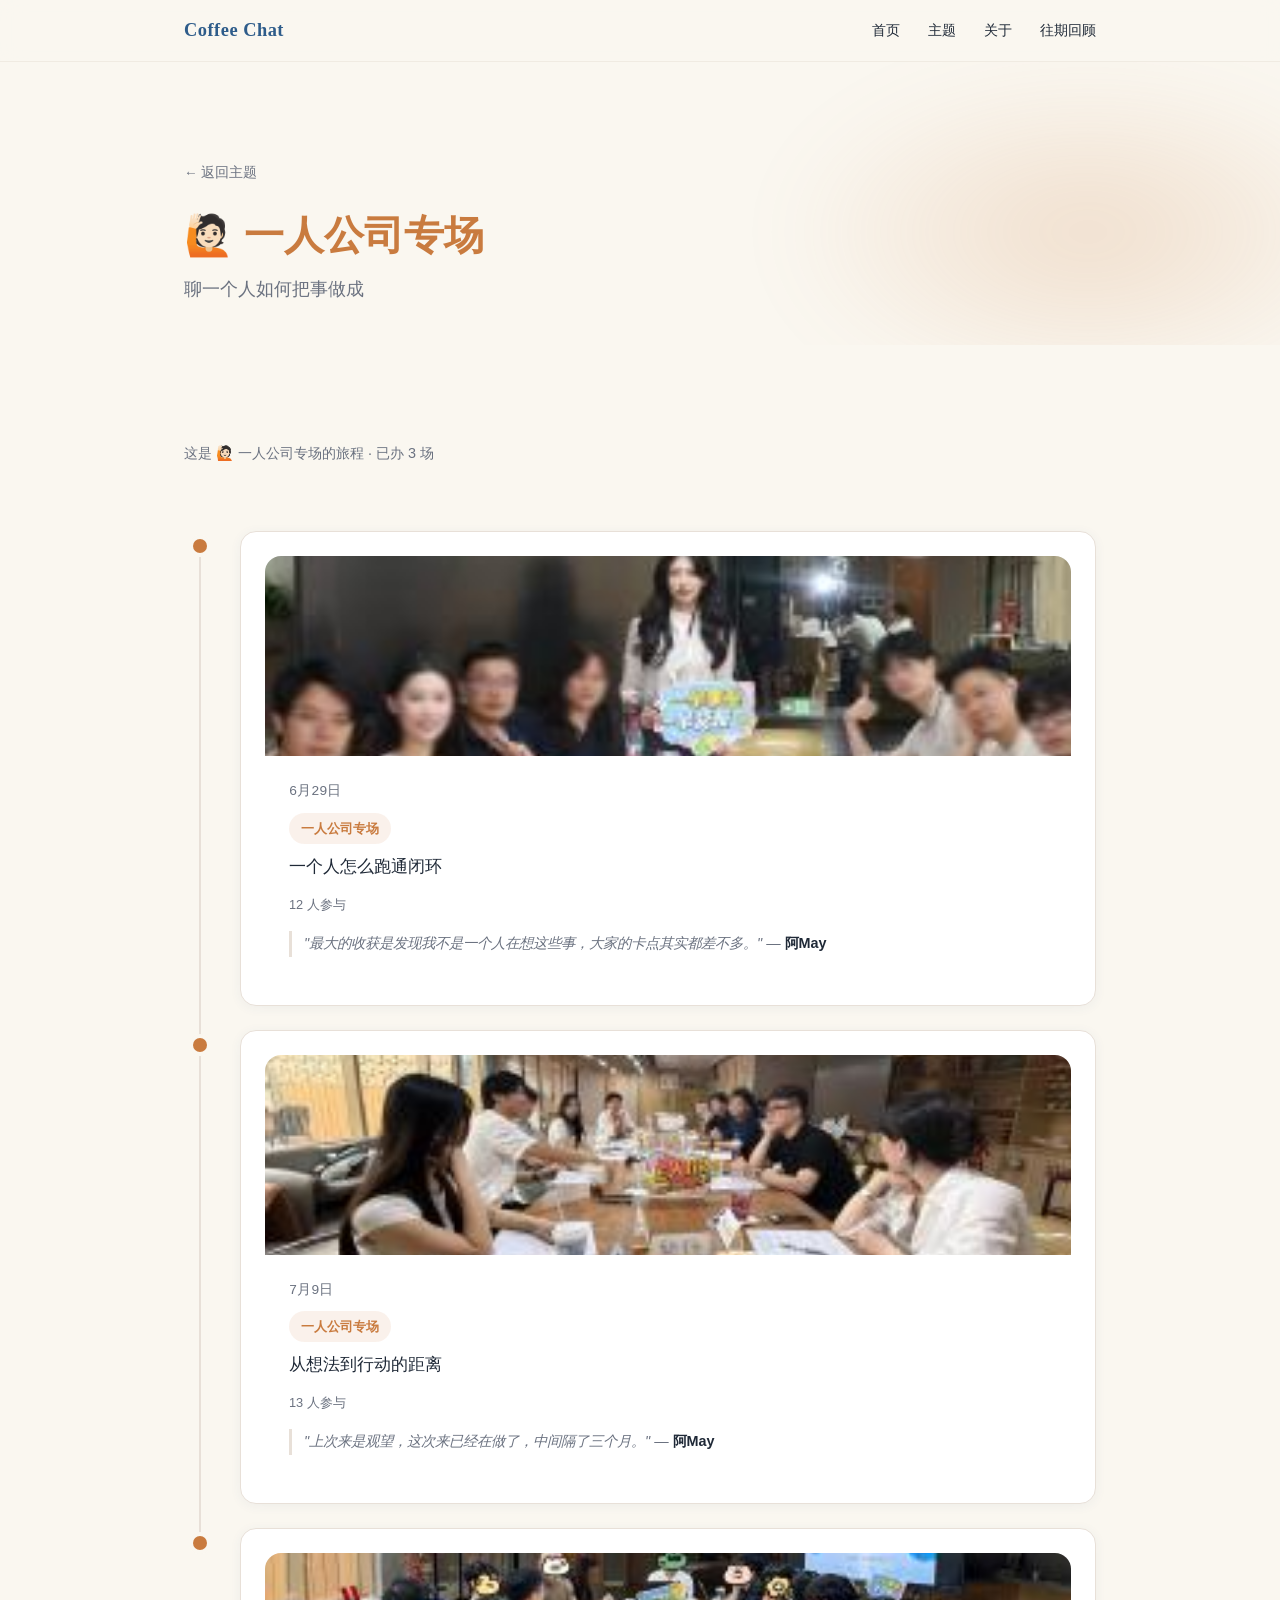
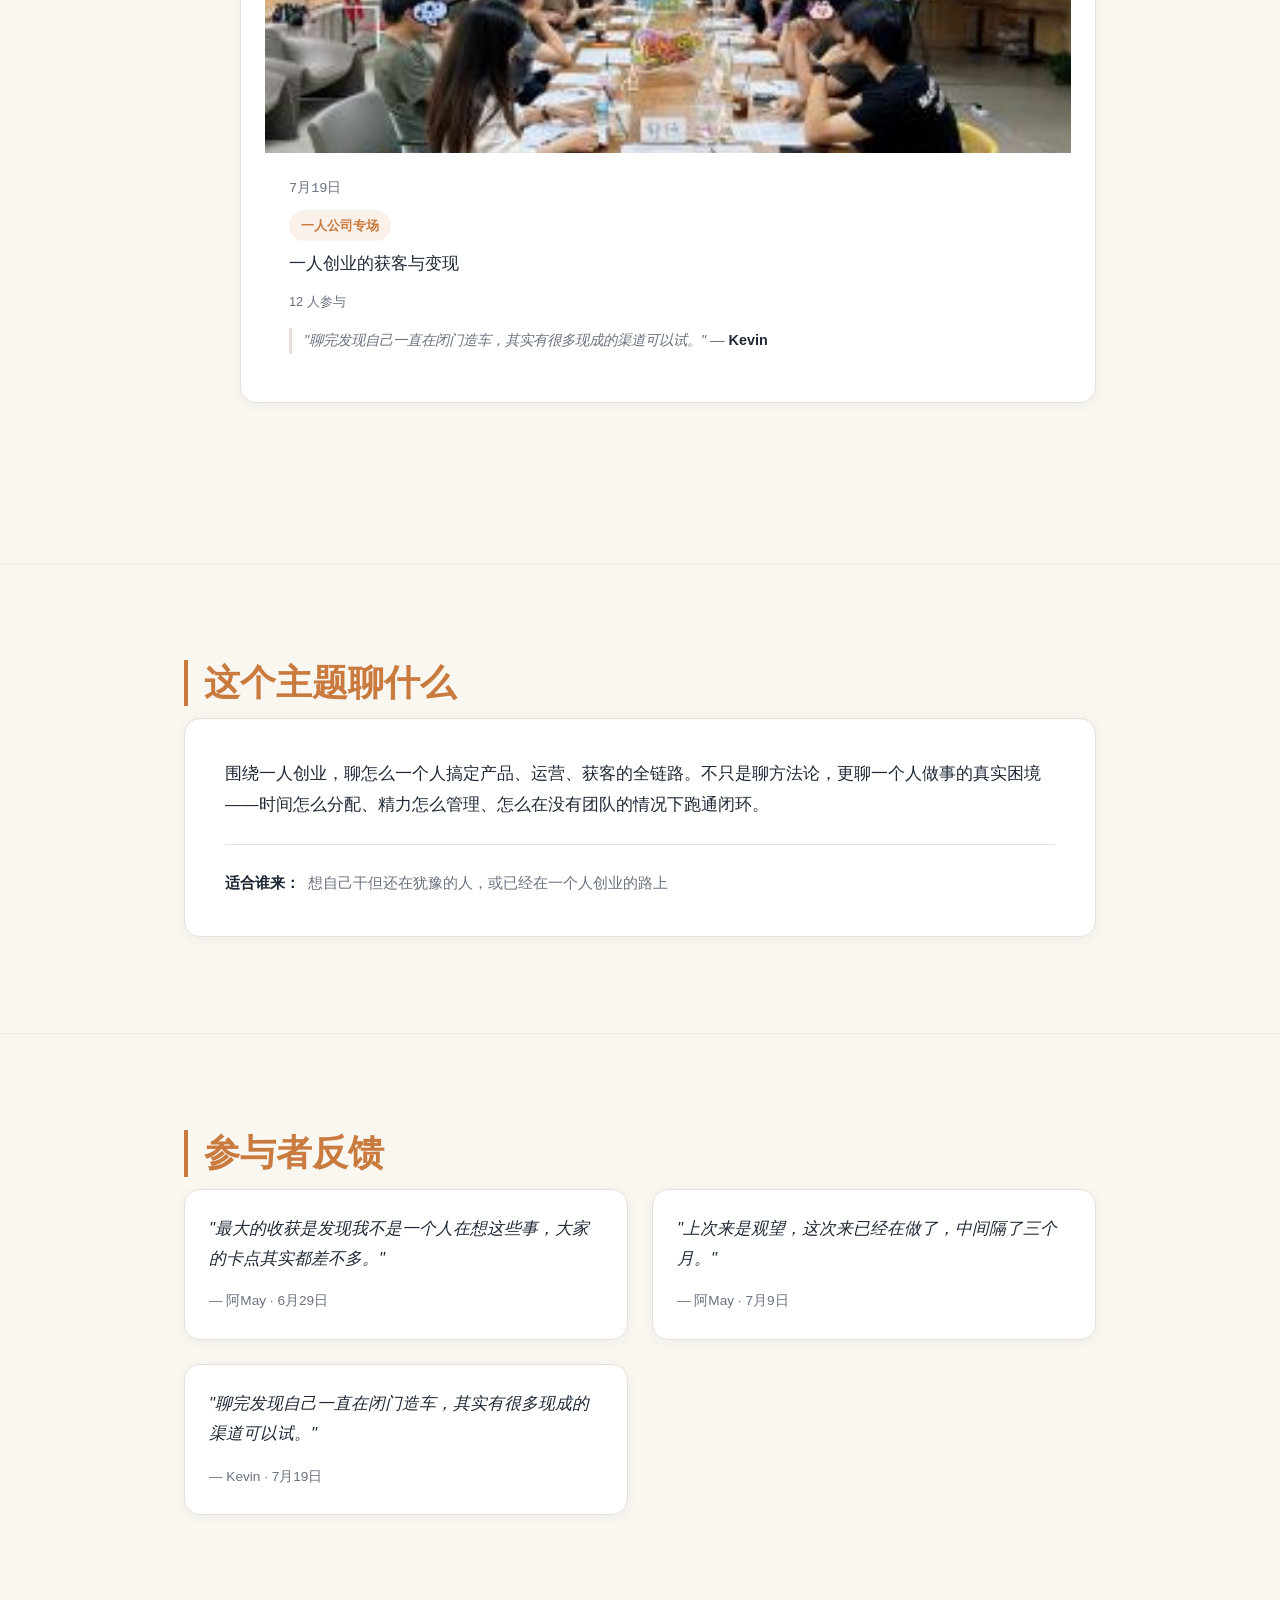
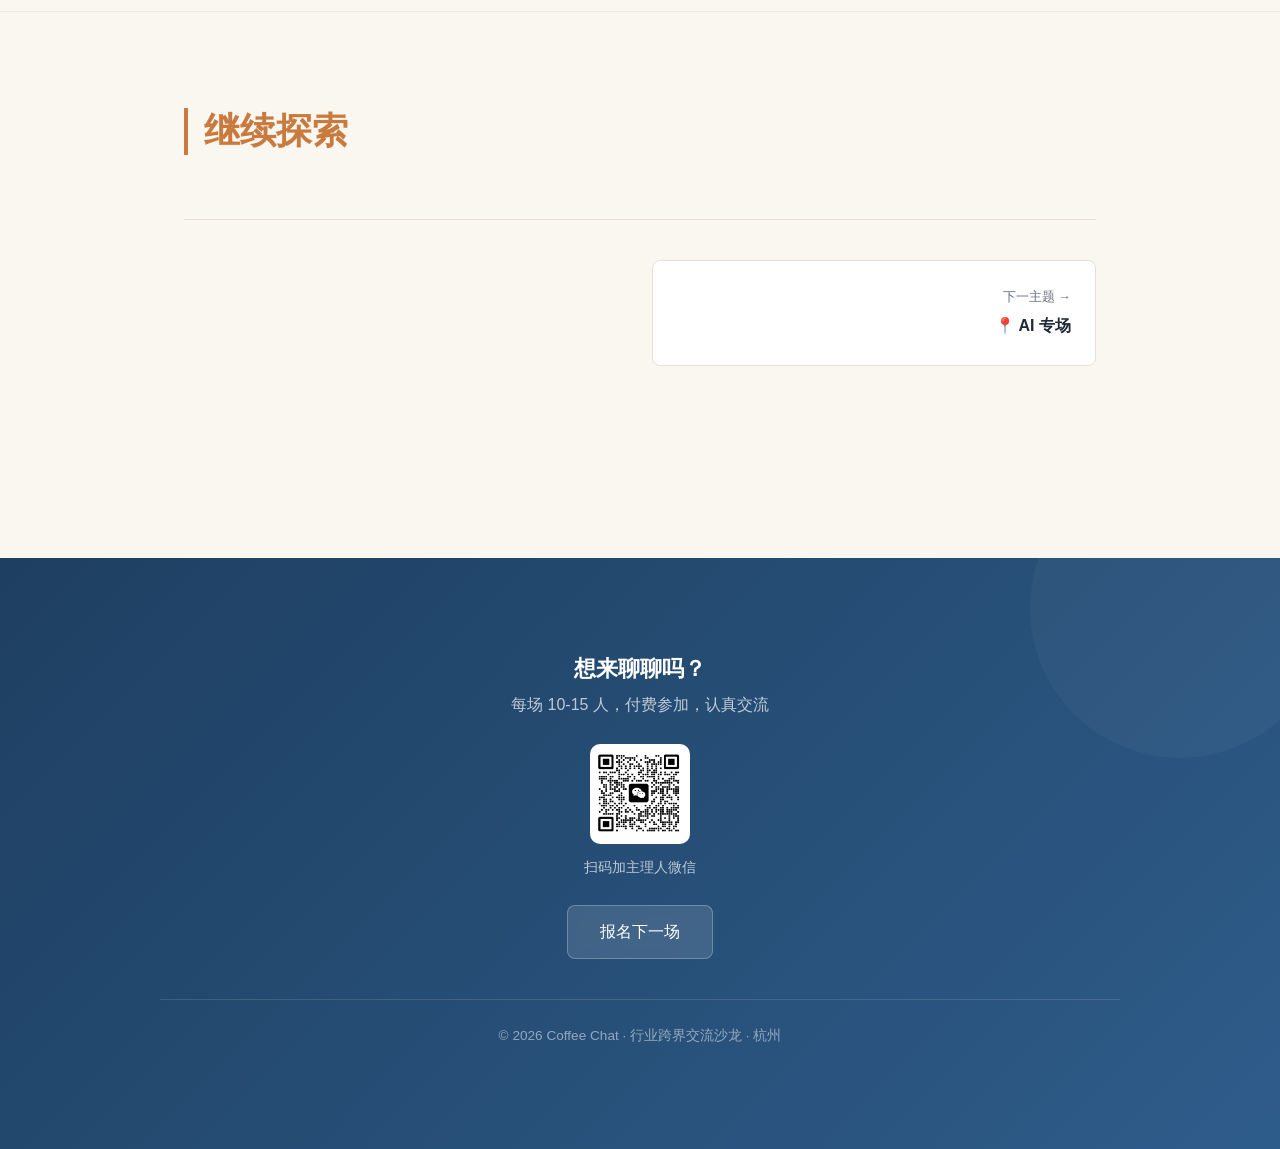
<file: themes/solo.html>
<!DOCTYPE html>
<html lang="zh-CN">
<head>
  <meta charset="UTF-8">
  <meta name="viewport" content="width=device-width, initial-scale=1.0">
  <title>一人公司 - Coffee Chat</title>
  <link rel="stylesheet" href="../assets/style.css">
</head>
<body>
  <div class="scroll-progress"></div>
  <!-- 导航栏 -->
  <nav class="nav">
    <div class="nav-inner">
      <a href="../index.html?v=20260920" class="nav-logo">Coffee Chat</a>
      <div class="nav-links">
        <a href="../index.html?v=20260920">首页</a>
        <a href="../index.html?v=20260920#themes">主题</a>
        <a href="../about.html">关于</a>
        <a href="../archive.html">往期回顾</a>
      </div>
      <button class="nav-toggle" aria-label="菜单">
        <span></span><span></span><span></span>
      </button>
    </div>
  </nav>
  <div class="nav-overlay"></div>

  <!-- ① 主题 Hero -->
  <section class="theme-hero">
    <div class="theme-hero-glow" id="themeGlow"></div>
    <div class="container">
      <div class="theme-hero-content">
        <a href="../index.html?v=20260920#themes" class="theme-back">← 返回主题</a>
        <h1 class="theme-hero-title" id="themeTitle"></h1>
        <p class="theme-hero-tagline" id="themeTagline"></p>
      </div>
    </div>
  </section>

  <!-- ② 主题时间线 -->
  <section class="section">
    <div class="container">
      <p class="theme-journey-label" id="journeyLabel"></p>
      <div class="timeline" id="timeline"></div>
    </div>
  </section>

  <!-- ③ 玩法说明 -->
  <section class="section">
    <div class="container">
      <h2 class="section-title">这个主题聊什么</h2>
      <div class="theme-play-card reveal">
        <p class="theme-play-desc" id="playDesc"></p>
        <div class="theme-play-suitable">
          <span class="suitable-label">适合谁来：</span><span id="playSuitable"></span>
        </div>
      </div>
    </div>
  </section>

  <!-- ④ 参与者反馈 -->
  <section class="section">
    <div class="container">
      <h2 class="section-title">参与者反馈</h2>
      <div class="quotes-grid" id="quotesGrid"></div>
    </div>
  </section>

  <!-- ⑤ 相邻主题导航 -->
  <section class="section">
    <div class="container">
      <h2 class="section-title">继续探索</h2>
      <div class="theme-nav">
        <div class="theme-nav-grid" id="themeNav"></div>
      </div>
    </div>
  </section>

  <!-- 页脚 -->
  <footer class="footer">
    <div class="footer-inner">
      <div class="footer-cta">
        <h3>想来聊聊吗？</h3>
        <p>每场 10-15 人，付费参加，认真交流</p>
        <div class="footer-qr">
          <img class="footer-qr-img" src="../assets/photos/wechat-qr.jpeg" alt="微信二维码">
          <span class="footer-qr-label">扫码加主理人微信</span>
        </div>
        <a href="../index.html?v=20260920" class="footer-btn">报名下一场</a>
      </div>
      <div class="footer-meta">
        <p>© 2026 Coffee Chat · 行业跨界交流沙龙 · 杭州</p>
      </div>
    </div>
  </footer>

  <script src="../assets/app.js?v=20260920"></script>
  <script>
    const THEME_SLUG = 'solo';
    const theme = getTheme(THEME_SLUG);
    const themeActivities = getActivitiesByTheme(THEME_SLUG);

    document.title = theme.name + ' - Coffee Chat';

    // ① Hero
    document.getElementById('themeGlow').style.background =
      `radial-gradient(ellipse at center, ${theme.accentColor}, transparent 70%)`;
    const titleEl = document.getElementById('themeTitle');
    titleEl.textContent = theme.name;
    titleEl.style.color = theme.accentColor;
    document.getElementById('themeTagline').textContent = theme.tagline;

    // ② Timeline
    const journeyLabel = document.getElementById('journeyLabel');
    const timelineEl = document.getElementById('timeline');
    if (themeActivities.length > 0) {
      journeyLabel.textContent = `这是 ${theme.name}的旅程 · 已办 ${themeActivities.length} 场`;
      renderTimeline(themeActivities, timelineEl, '../');
    } else {
      journeyLabel.textContent = `这是 ${theme.name}的旅程 · 已办 0 场`;
      timelineEl.innerHTML = '<p style="color:var(--text-light);text-align:center;padding:var(--space-md) 0;">这个主题还在筹备中，敬请期待</p>';
    }

    // ③ Play card
    document.getElementById('playDesc').textContent = theme.description;
    document.getElementById('playSuitable').textContent = theme.suitableFor;

    // ④ Quotes
    const quotesGrid = document.getElementById('quotesGrid');
    const quoted = themeActivities.filter(a => a.quote);
    quotesGrid.innerHTML = quoted.length > 0
      ? quoted.map(a => `
        <div class="quote-card reveal">
          <blockquote>"${a.quote}"</blockquote>
          <cite>— ${a.quoteAuthor || '匿名'} · ${a.dateLabel}</cite>
        </div>`).join('')
      : '<p style="color:var(--text-light);">暂无参与者反馈</p>';

    // ⑤ Theme nav (仅显示非隐藏主题)
    const visibleThemes = themes.filter(t => !t.hidden);
    const idx = visibleThemes.findIndex(t => t.slug === THEME_SLUG);
    const prev = idx > 0 ? visibleThemes[idx - 1] : null;
    const next = idx < visibleThemes.length - 1 ? visibleThemes[idx + 1] : null;
    const themeNav = document.getElementById('themeNav');
    let navHtml = '';
    if (prev) {
      navHtml += `<a href="./${prev.slug}.html?v=20260920" class="theme-nav-card reveal">
        <span class="theme-nav-dir">← 上一主题</span>
        <span class="theme-nav-name">${prev.name}</span>
      </a>`;
    } else {
      navHtml += '<div class="theme-nav-card theme-nav-empty"></div>';
    }
    if (next) {
      navHtml += `<a href="./${next.slug}.html?v=20260920" class="theme-nav-card theme-nav-next reveal">
        <span class="theme-nav-dir">下一主题 →</span>
        <span class="theme-nav-name">${next.name}</span>
      </a>`;
    } else {
      navHtml += '<div class="theme-nav-card theme-nav-next theme-nav-empty"></div>';
    }
    themeNav.innerHTML = navHtml;

    // Section titles use theme accent color
    document.querySelectorAll('.section-title').forEach(el => {
      el.style.color = theme.accentColor;
      el.style.borderColor = theme.accentColor;
    });

    // Observe reveal elements (including dynamically added ones)
    const observer = new IntersectionObserver(entries => {
      entries.forEach(entry => {
        if (entry.isIntersecting) entry.target.classList.add('visible');
      });
    }, { threshold: 0.15 });
    document.querySelectorAll('.reveal').forEach(el => observer.observe(el));
  </script>
</body>
</html>
</file>
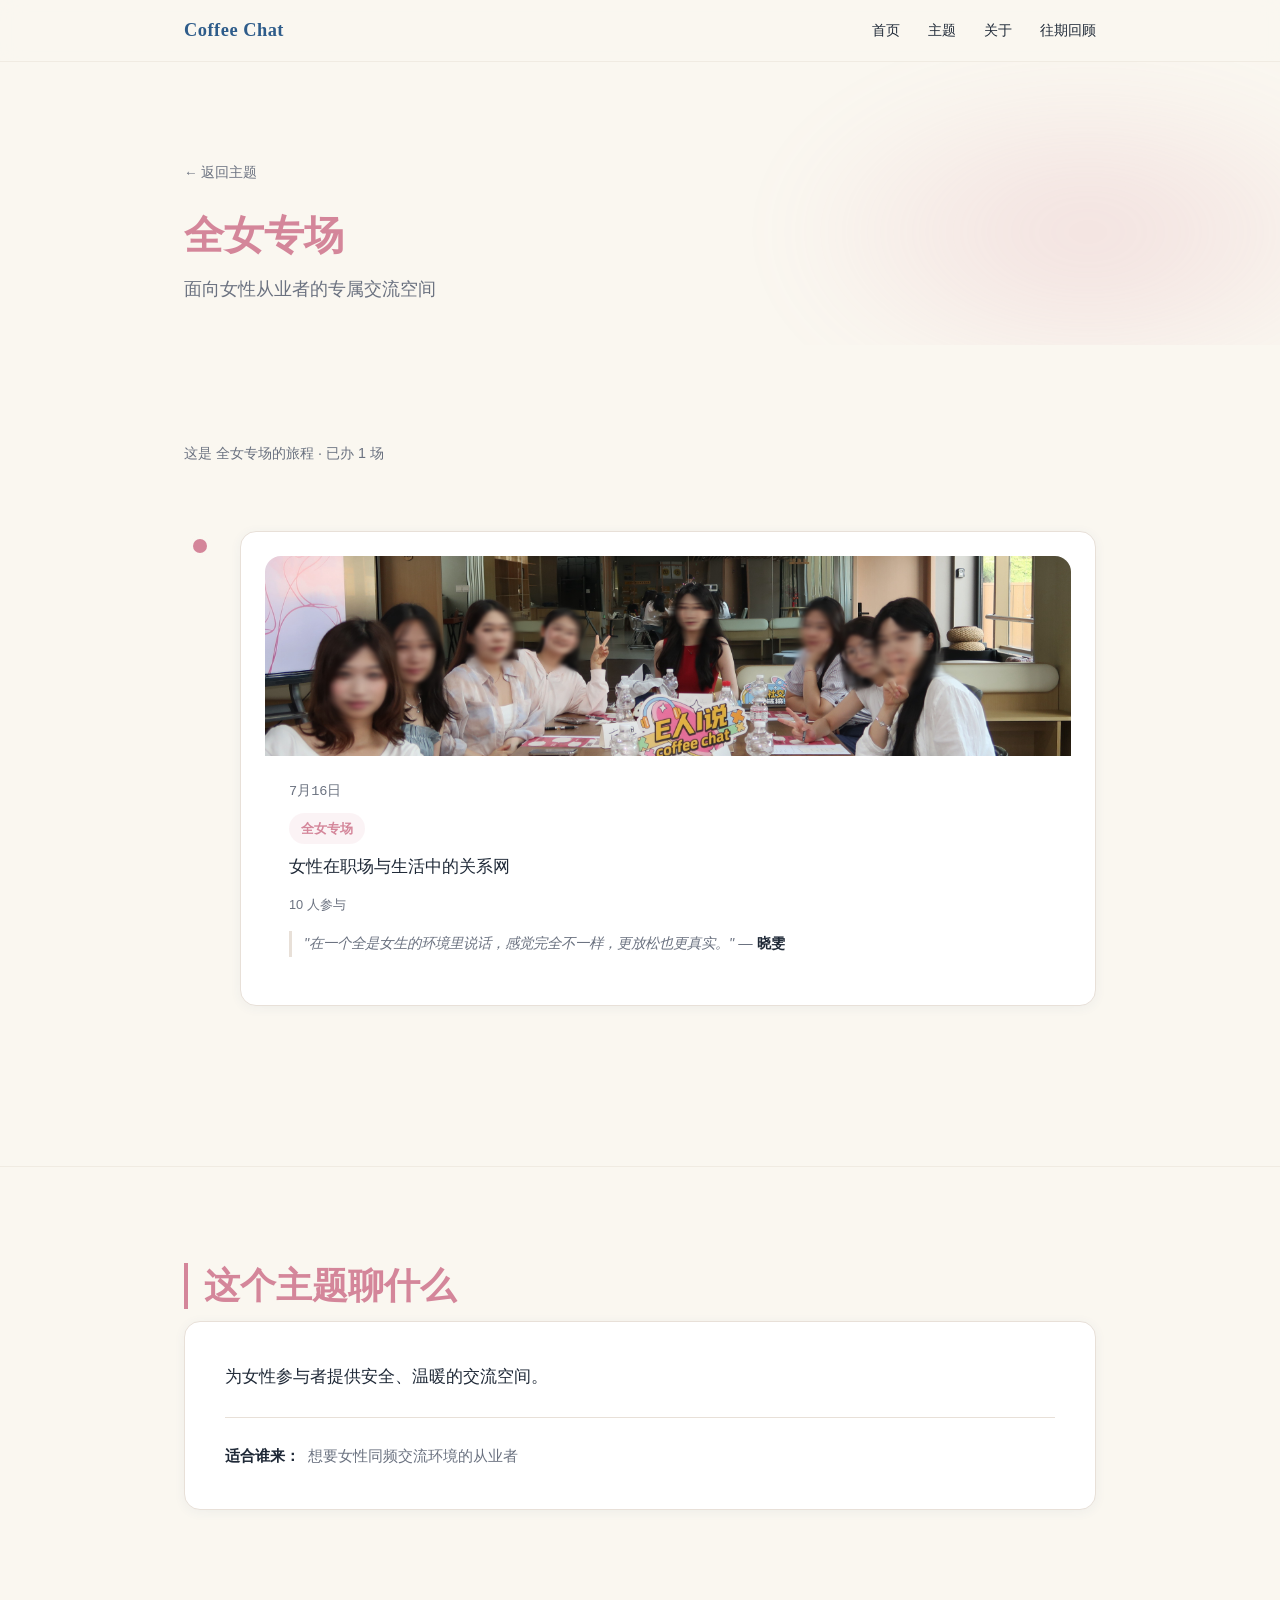
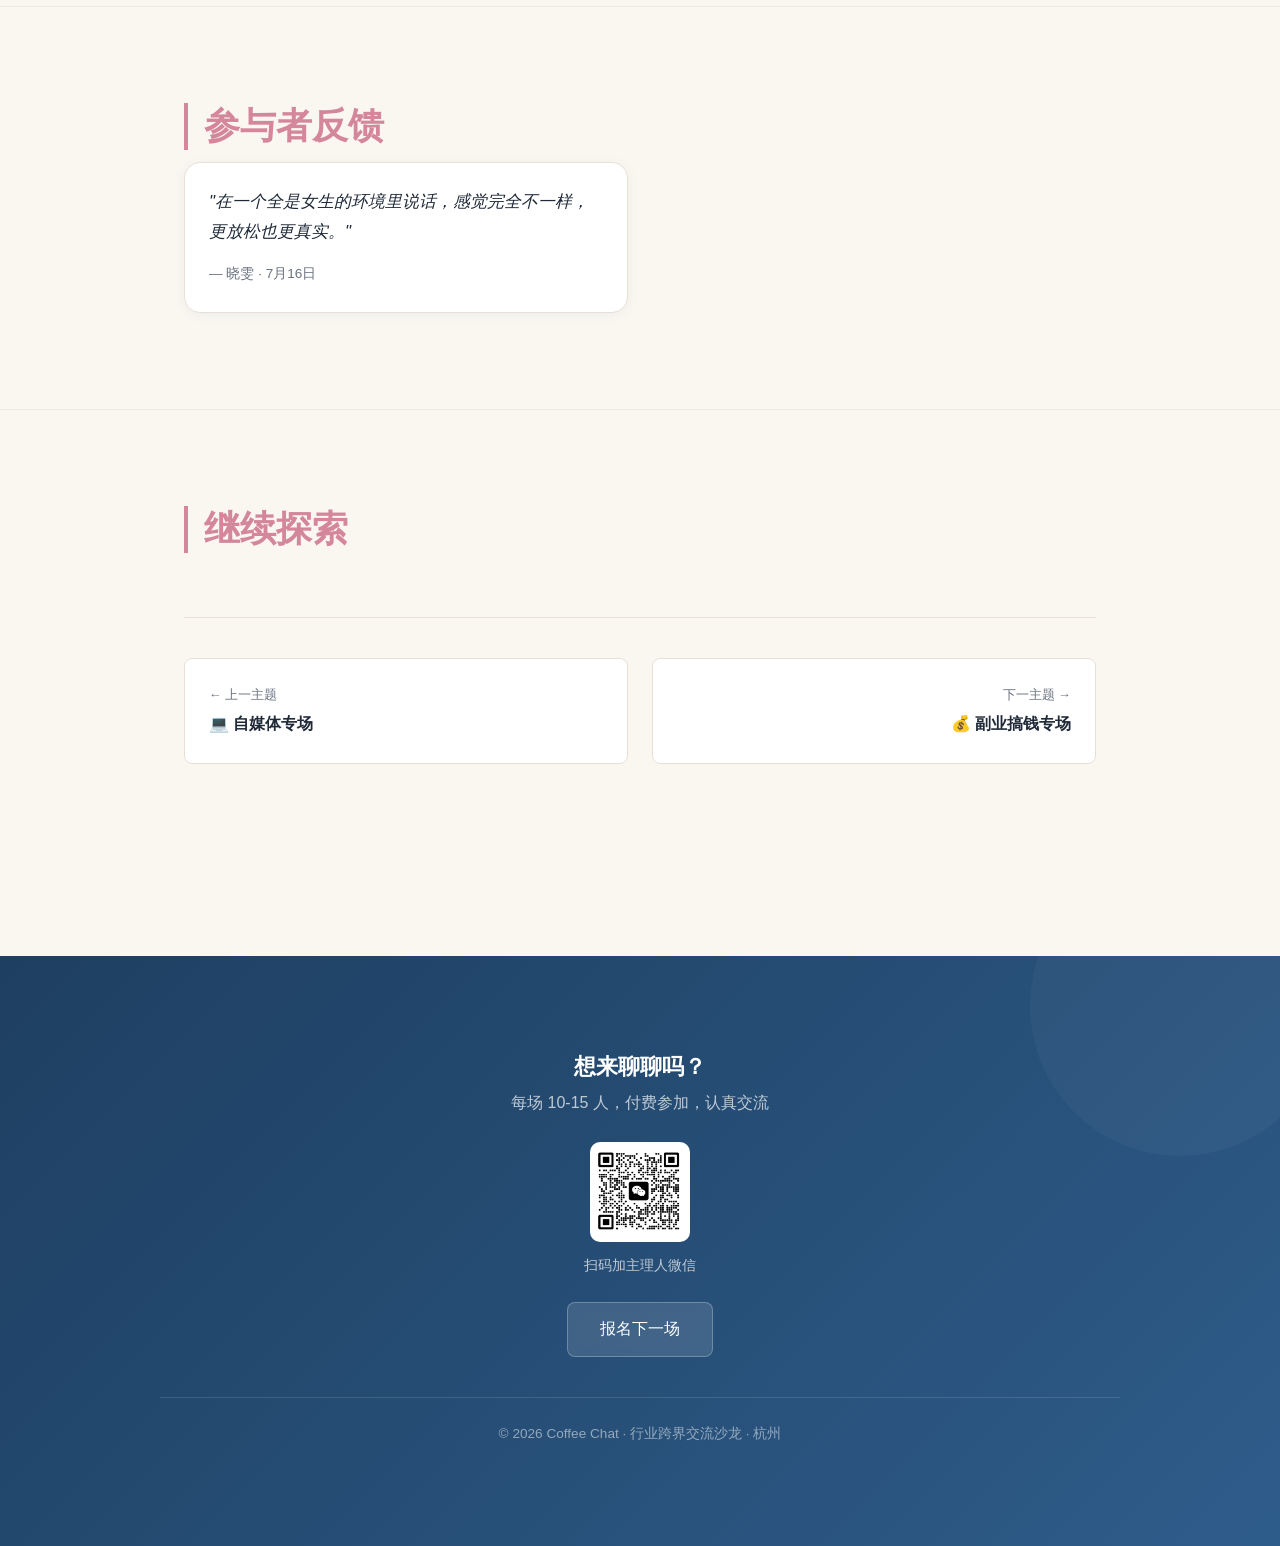
<file: themes/women.html>
<!DOCTYPE html>
<html lang="zh-CN">
<head>
  <meta charset="UTF-8">
  <meta name="viewport" content="width=device-width, initial-scale=1.0">
  <title>全女专场 - Coffee Chat</title>
  <link rel="stylesheet" href="../assets/style.css">
</head>
<body>
  <div class="scroll-progress"></div>
  <!-- 导航栏 -->
  <nav class="nav">
    <div class="nav-inner">
      <a href="../index.html?v=20260920" class="nav-logo">Coffee Chat</a>
      <div class="nav-links">
        <a href="../index.html?v=20260920">首页</a>
        <a href="../index.html?v=20260920#themes">主题</a>
        <a href="../about.html">关于</a>
        <a href="../archive.html">往期回顾</a>
      </div>
      <button class="nav-toggle" aria-label="菜单">
        <span></span><span></span><span></span>
      </button>
    </div>
  </nav>
  <div class="nav-overlay"></div>

  <!-- ① 主题 Hero -->
  <section class="theme-hero">
    <div class="theme-hero-glow" id="themeGlow"></div>
    <div class="container">
      <div class="theme-hero-content">
        <a href="../index.html?v=20260920#themes" class="theme-back">← 返回主题</a>
        <h1 class="theme-hero-title" id="themeTitle"></h1>
        <p class="theme-hero-tagline" id="themeTagline"></p>
      </div>
    </div>
  </section>

  <!-- ② 主题时间线 -->
  <section class="section">
    <div class="container">
      <p class="theme-journey-label" id="journeyLabel"></p>
      <div class="timeline" id="timeline"></div>
    </div>
  </section>

  <!-- ③ 玩法说明 -->
  <section class="section">
    <div class="container">
      <h2 class="section-title">这个主题聊什么</h2>
      <div class="theme-play-card reveal">
        <p class="theme-play-desc" id="playDesc"></p>
        <div class="theme-play-suitable">
          <span class="suitable-label">适合谁来：</span><span id="playSuitable"></span>
        </div>
      </div>
    </div>
  </section>

  <!-- ④ 参与者反馈 -->
  <section class="section">
    <div class="container">
      <h2 class="section-title">参与者反馈</h2>
      <div class="quotes-grid" id="quotesGrid"></div>
    </div>
  </section>

  <!-- ⑤ 相邻主题导航 -->
  <section class="section">
    <div class="container">
      <h2 class="section-title">继续探索</h2>
      <div class="theme-nav">
        <div class="theme-nav-grid" id="themeNav"></div>
      </div>
    </div>
  </section>

  <!-- 页脚 -->
  <footer class="footer">
    <div class="footer-inner">
      <div class="footer-cta">
        <h3>想来聊聊吗？</h3>
        <p>每场 10-15 人，付费参加，认真交流</p>
        <div class="footer-qr">
          <img class="footer-qr-img" src="../assets/photos/wechat-qr.jpeg" alt="微信二维码">
          <span class="footer-qr-label">扫码加主理人微信</span>
        </div>
        <a href="../index.html?v=20260920" class="footer-btn">报名下一场</a>
      </div>
      <div class="footer-meta">
        <p>© 2026 Coffee Chat · 行业跨界交流沙龙 · 杭州</p>
      </div>
    </div>
  </footer>

  <script src="../assets/app.js?v=20260920"></script>
  <script>
    const THEME_SLUG = 'women';
    const theme = getTheme(THEME_SLUG);
    const themeActivities = getActivitiesByTheme(THEME_SLUG);

    document.title = theme.name + ' - Coffee Chat';

    // ① Hero
    document.getElementById('themeGlow').style.background =
      `radial-gradient(ellipse at center, ${theme.accentColor}, transparent 70%)`;
    const titleEl = document.getElementById('themeTitle');
    titleEl.textContent = theme.name;
    titleEl.style.color = theme.accentColor;
    document.getElementById('themeTagline').textContent = theme.tagline;

    // ② Timeline
    const journeyLabel = document.getElementById('journeyLabel');
    const timelineEl = document.getElementById('timeline');
    if (themeActivities.length > 0) {
      journeyLabel.textContent = `这是 ${theme.name}的旅程 · 已办 ${themeActivities.length} 场`;
      renderTimeline(themeActivities, timelineEl, '../');
    } else {
      journeyLabel.textContent = `这是 ${theme.name}的旅程 · 已办 0 场`;
      timelineEl.innerHTML = '<p style="color:var(--text-light);text-align:center;padding:var(--space-md) 0;">这个主题还在筹备中，敬请期待</p>';
    }

    // ③ Play card
    document.getElementById('playDesc').textContent = theme.description;
    document.getElementById('playSuitable').textContent = theme.suitableFor;

    // ④ Quotes
    const quotesGrid = document.getElementById('quotesGrid');
    const quoted = themeActivities.filter(a => a.quote);
    quotesGrid.innerHTML = quoted.length > 0
      ? quoted.map(a => `
        <div class="quote-card reveal">
          <blockquote>"${a.quote}"</blockquote>
          <cite>— ${a.quoteAuthor || '匿名'} · ${a.dateLabel}</cite>
        </div>`).join('')
      : '<p style="color:var(--text-light);">暂无参与者反馈</p>';

    // ⑤ Theme nav
    const idx = themes.findIndex(t => t.slug === THEME_SLUG);
    const prev = idx > 0 ? themes[idx - 1] : null;
    const next = idx < themes.length - 1 ? themes[idx + 1] : null;
    const themeNav = document.getElementById('themeNav');
    let navHtml = '';
    if (prev) {
      navHtml += `<a href="./${prev.slug}.html?v=20260920" class="theme-nav-card reveal">
        <span class="theme-nav-dir">← 上一主题</span>
        <span class="theme-nav-name">${prev.name}</span>
      </a>`;
    } else {
      navHtml += '<div class="theme-nav-card theme-nav-empty"></div>';
    }
    if (next) {
      navHtml += `<a href="./${next.slug}.html?v=20260920" class="theme-nav-card theme-nav-next reveal">
        <span class="theme-nav-dir">下一主题 →</span>
        <span class="theme-nav-name">${next.name}</span>
      </a>`;
    } else {
      navHtml += '<div class="theme-nav-card theme-nav-next theme-nav-empty"></div>';
    }
    themeNav.innerHTML = navHtml;

    // Section titles use theme accent color
    document.querySelectorAll('.section-title').forEach(el => {
      el.style.color = theme.accentColor;
      el.style.borderColor = theme.accentColor;
    });

    // Observe reveal elements (including dynamically added ones)
    const observer = new IntersectionObserver(entries => {
      entries.forEach(entry => {
        if (entry.isIntersecting) entry.target.classList.add('visible');
      });
    }, { threshold: 0.15 });
    document.querySelectorAll('.reveal').forEach(el => observer.observe(el));
  </script>
</body>
</html>
</file>
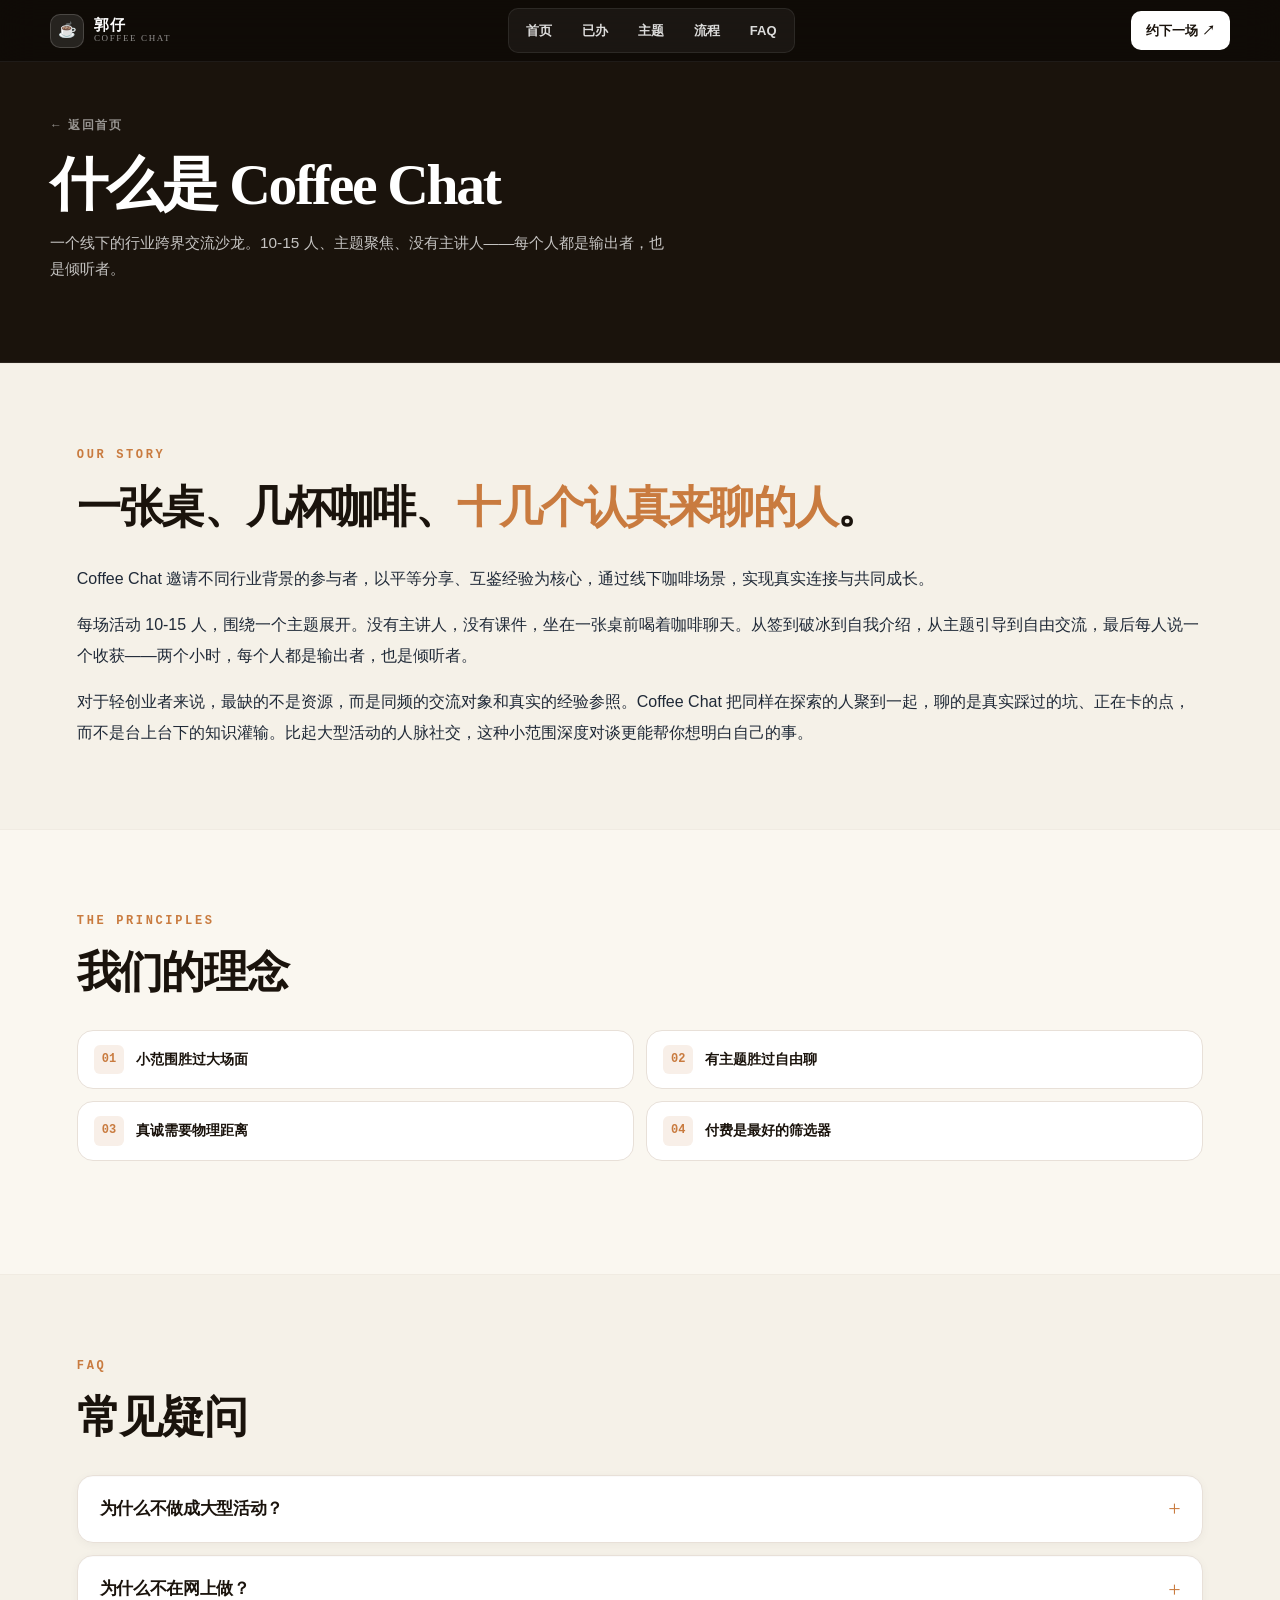
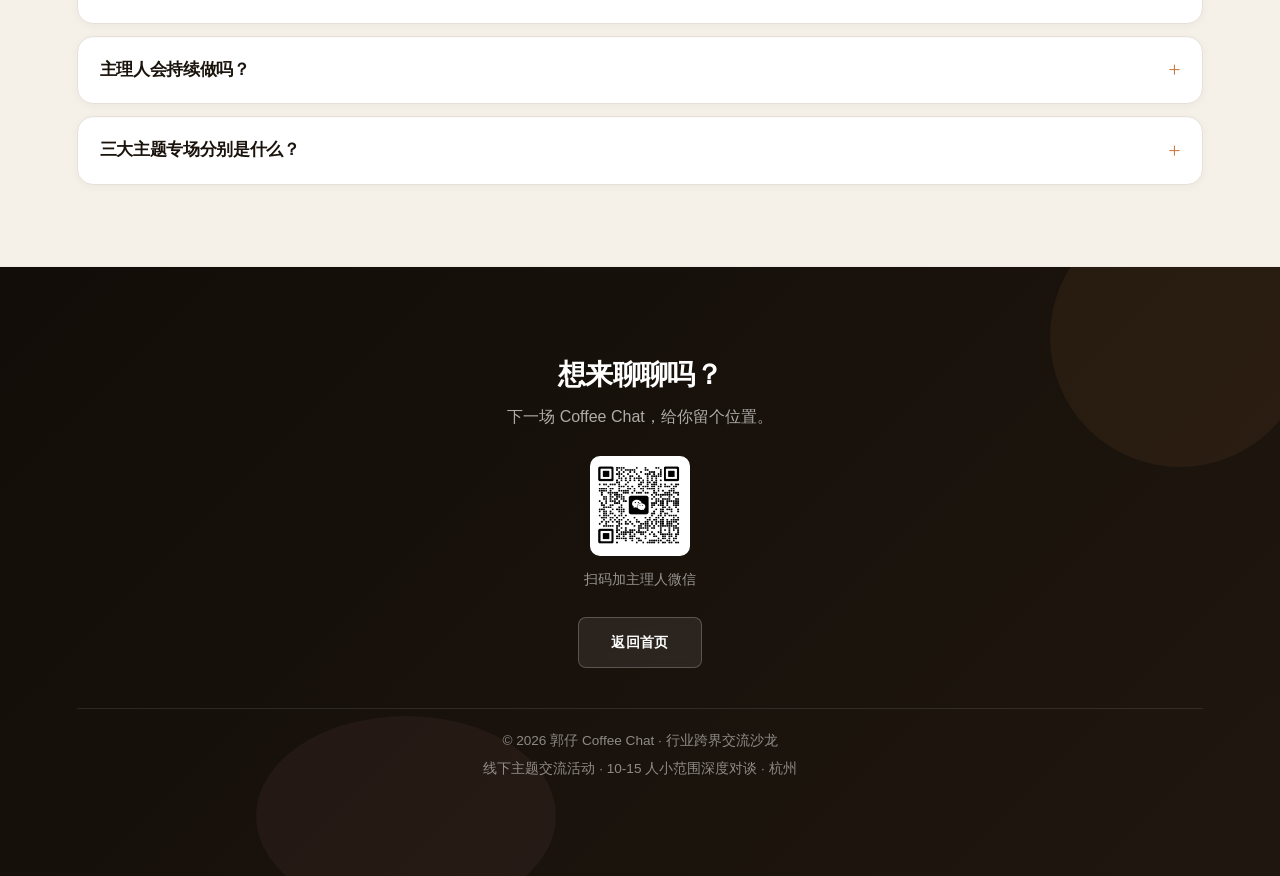
<file: .edgeone/assets/about.html>
<!DOCTYPE html>
<html lang="zh-CN">
<head>
  <meta charset="UTF-8">
  <meta name="viewport" content="width=device-width, initial-scale=1.0">
  <title>关于 Coffee Chat · 行业跨界交流沙龙</title>
  <link rel="stylesheet" href="assets/style.css">
</head>
<body>

  <div class="scroll-progress"></div>

  <nav class="cc-topbar" aria-label="主导航">
    <a href="index.html#top" class="cc-topbar-logo">
      <span class="cc-topbar-mark">☕</span>
      <span class="cc-topbar-text"><b>郭仔</b><i>Coffee Chat</i></span>
    </a>
    <div class="cc-topbar-nav">
      <a href="index.html">首页</a>
      <a href="index.html#cases">已办</a>
      <a href="index.html#themes">主题</a>
      <a href="index.html#flow">流程</a>
      <a href="index.html#faq">FAQ</a>
    </div>
    <a class="cc-topbar-cta" href="index.html#contact">约下一场 ↗</a>
  </nav>

  <section class="cc-pagehero">
    <div class="container">
      <a href="index.html" class="cc-backlink">← 返回首页</a>
      <h1>什么是 Coffee Chat</h1>
      <p>一个线下的行业跨界交流沙龙。10-15 人、主题聚焦、没有主讲人——每个人都是输出者，也是倾听者。</p>
    </div>
  </section>

  <section class="cc-page-section cc-page-section-alt">
    <div class="container">
      <div class="cc-page-subhead">OUR STORY</div>
      <h2 class="cc-page-h2">一张桌、几杯咖啡、<em>十几个认真来聊的人</em>。</h2>
      <p style="font-size:16px;line-height:1.9;color:var(--text);margin-bottom:16px;">
        Coffee Chat 邀请不同行业背景的参与者，以平等分享、互鉴经验为核心，通过线下咖啡场景，实现真实连接与共同成长。
      </p>
      <p style="font-size:16px;line-height:1.9;color:var(--text);margin-bottom:16px;">
        每场活动 10-15 人，围绕一个主题展开。没有主讲人，没有课件，坐在一张桌前喝着咖啡聊天。从签到破冰到自我介绍，从主题引导到自由交流，最后每人说一个收获——两个小时，每个人都是输出者，也是倾听者。
      </p>
      <p style="font-size:16px;line-height:1.9;color:var(--text);">
        对于轻创业者来说，最缺的不是资源，而是同频的交流对象和真实的经验参照。Coffee Chat 把同样在探索的人聚到一起，聊的是真实踩过的坑、正在卡的点，而不是台上台下的知识灌输。比起大型活动的人脉社交，这种小范围深度对谈更能帮你想明白自己的事。
      </p>
    </div>
  </section>

  <section class="cc-page-section">
    <div class="container">
      <div class="cc-page-subhead">THE PRINCIPLES</div>
      <h2 class="cc-page-h2">我们的理念</h2>
      <div class="cc-beliefs" style="margin-top:28px;">
        <article><b>01</b><span>小范围胜过大场面</span></article>
        <article><b>02</b><span>有主题胜过自由聊</span></article>
        <article><b>03</b><span>真诚需要物理距离</span></article>
        <article><b>04</b><span>付费是最好的筛选器</span></article>
      </div>
    </div>
  </section>

  <section class="cc-page-section cc-page-section-alt">
    <div class="container">
      <div class="cc-page-subhead">FAQ</div>
      <h2 class="cc-page-h2">常见疑问</h2>
      <div class="faq" id="faq-container" style="margin-top:28px;"></div>
    </div>
  </section>

  <footer class="footer" id="contact">
    <div class="footer-inner">
      <div class="footer-cta">
        <h3>想来聊聊吗？</h3>
        <p>下一场 Coffee Chat，给你留个位置。</p>
        <div class="footer-qr">
          <img class="footer-qr-img" src="assets/photos/wechat-qr.jpeg" alt="微信二维码">
          <span class="footer-qr-label">扫码加主理人微信</span>
        </div>
        <a class="footer-btn" href="index.html">返回首页</a>
      </div>
      <div class="footer-meta">
        <p>&copy; 2026 郭仔 Coffee Chat · 行业跨界交流沙龙</p>
        <p>线下主题交流活动 · 10-15 人小范围深度对谈 · 杭州</p>
      </div>
    </div>
  </footer>

  <script src="assets/app.js"></script>
  <script>
    document.addEventListener('DOMContentLoaded', () => {
      const topbar = document.querySelector('.cc-topbar');
      window.addEventListener('scroll', () => {
        if (window.scrollY > 30) topbar.classList.add('is-scrolled');
        else topbar.classList.remove('is-scrolled');
      }, { passive: true });

      const faqContainer = document.getElementById('faq-container');
      if (faqContainer) {
        renderFAQItems(faqConcept, faqContainer);
      }

      const observer = new IntersectionObserver(entries => {
        entries.forEach(entry => {
          if (entry.isIntersecting) entry.target.classList.add('visible');
        });
      }, { threshold: 0.15 });
      document.querySelectorAll('.reveal').forEach(el => observer.observe(el));
    });
  </script>
</body>
</html>
</file>
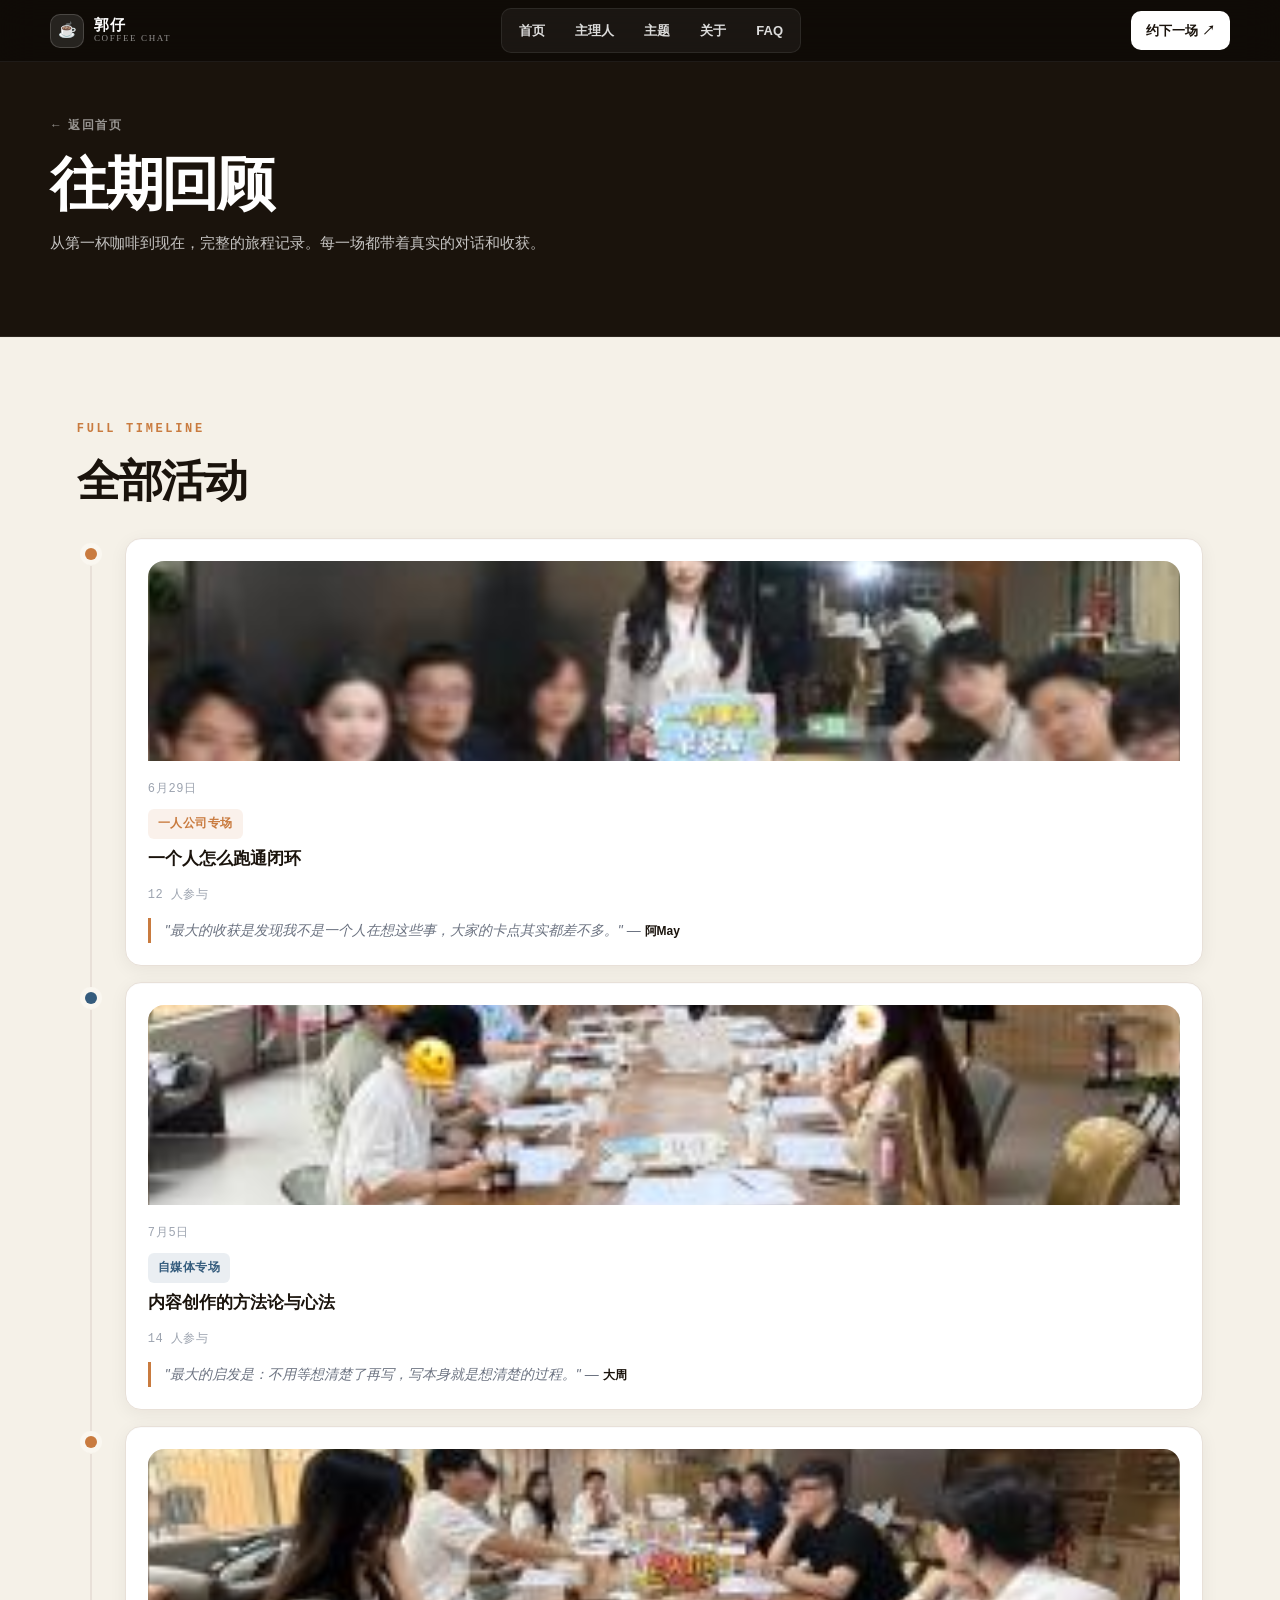
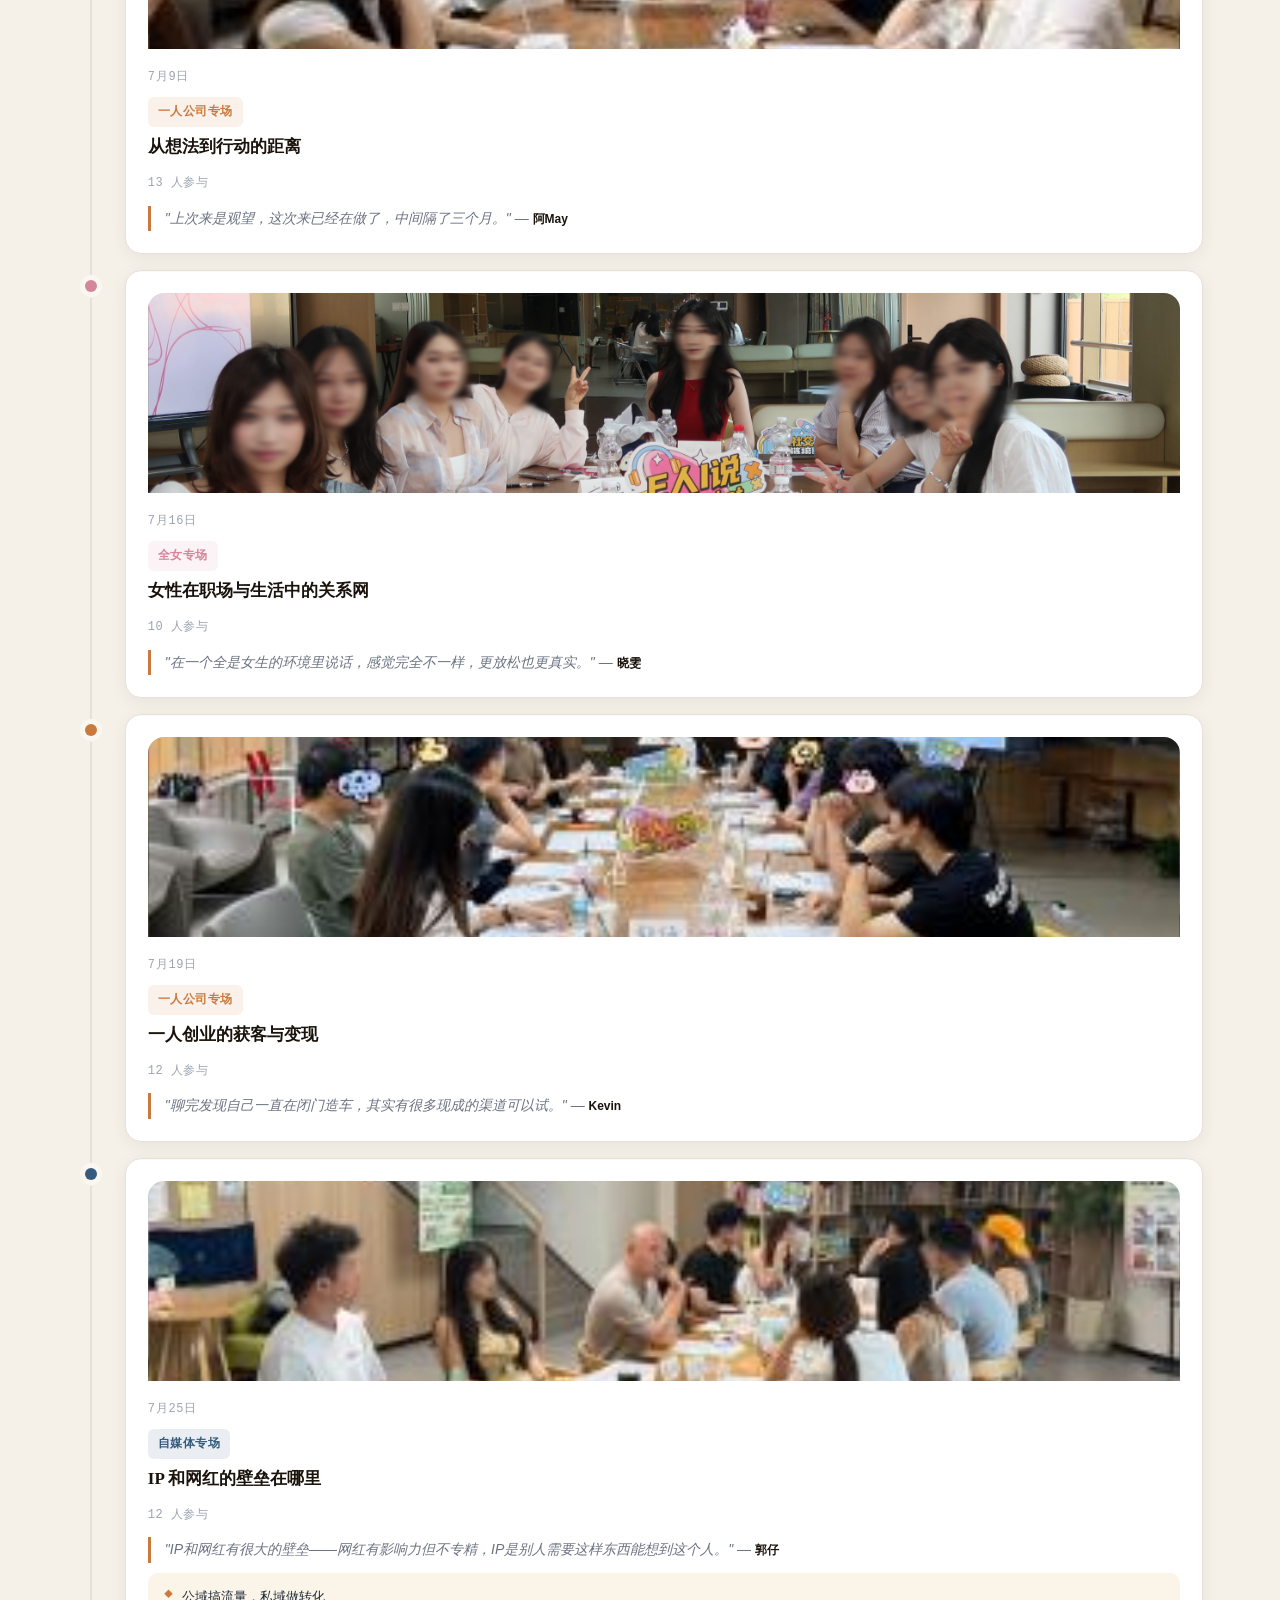
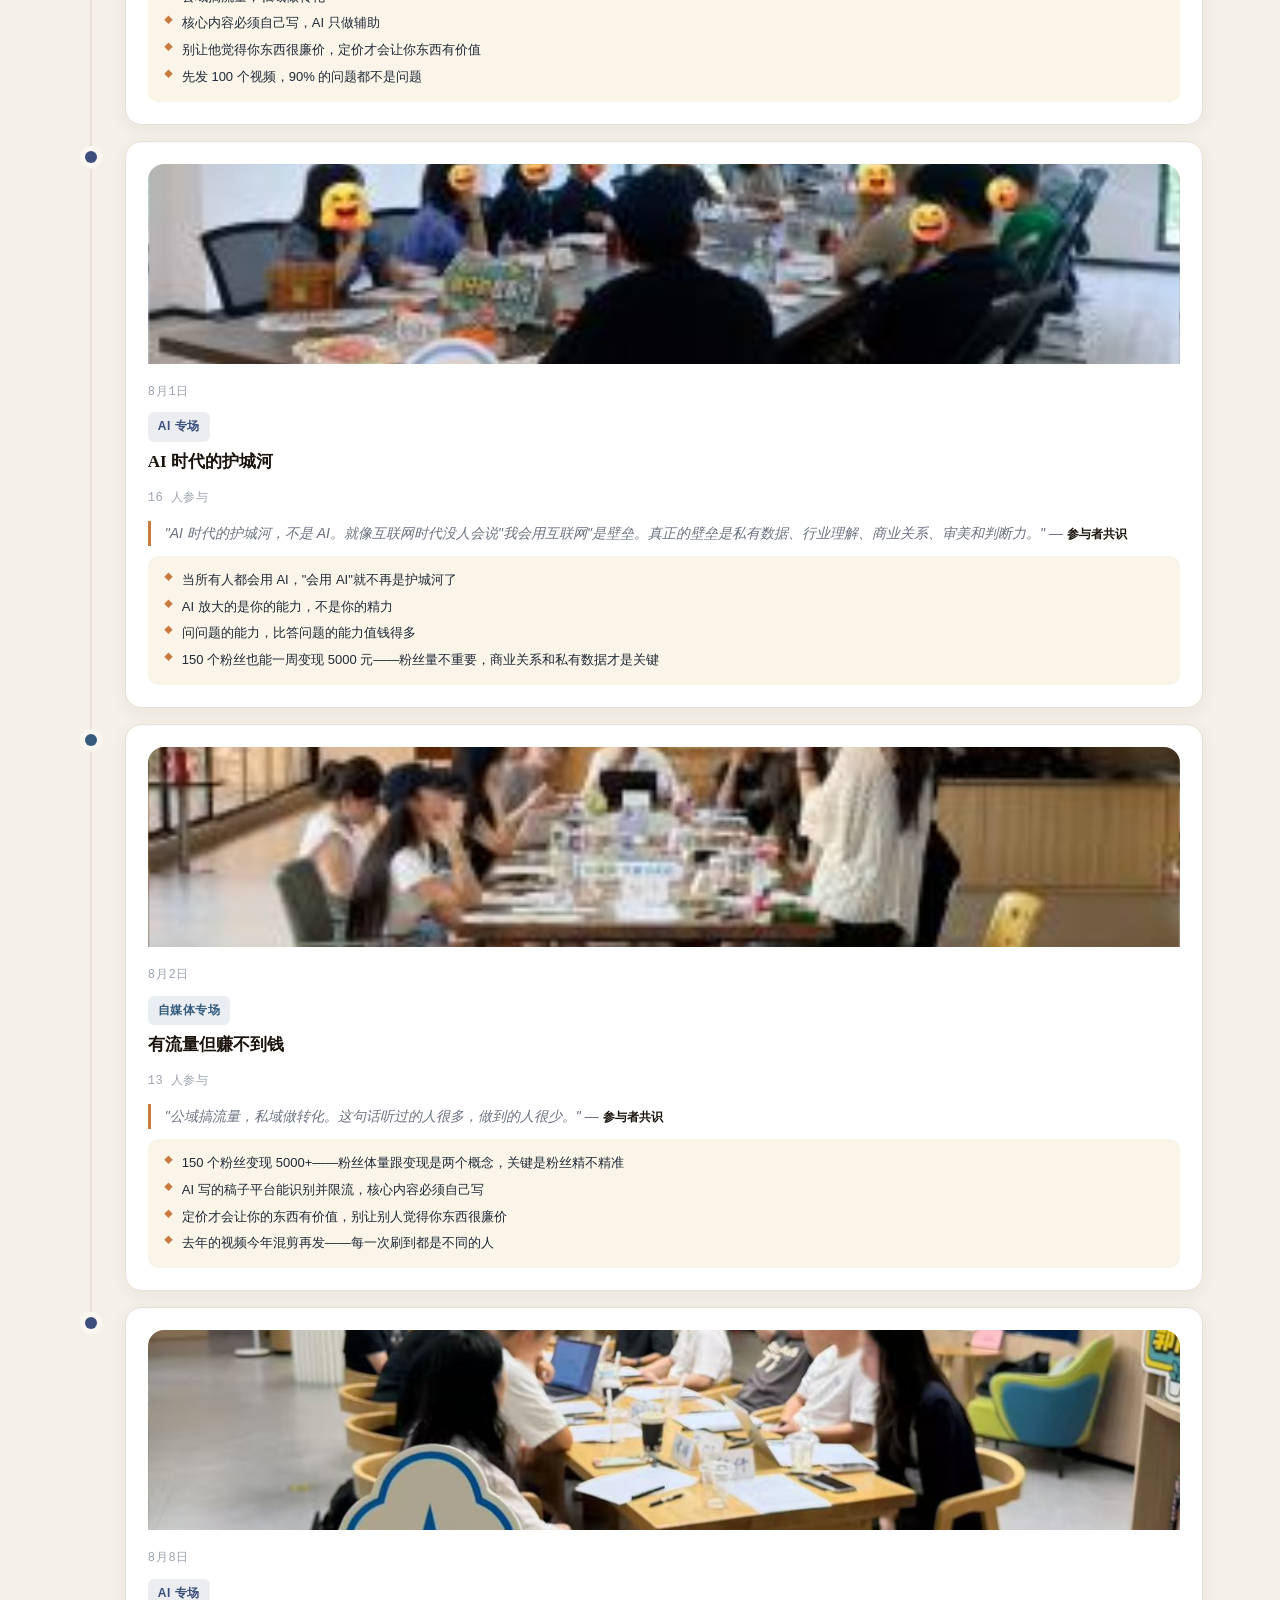
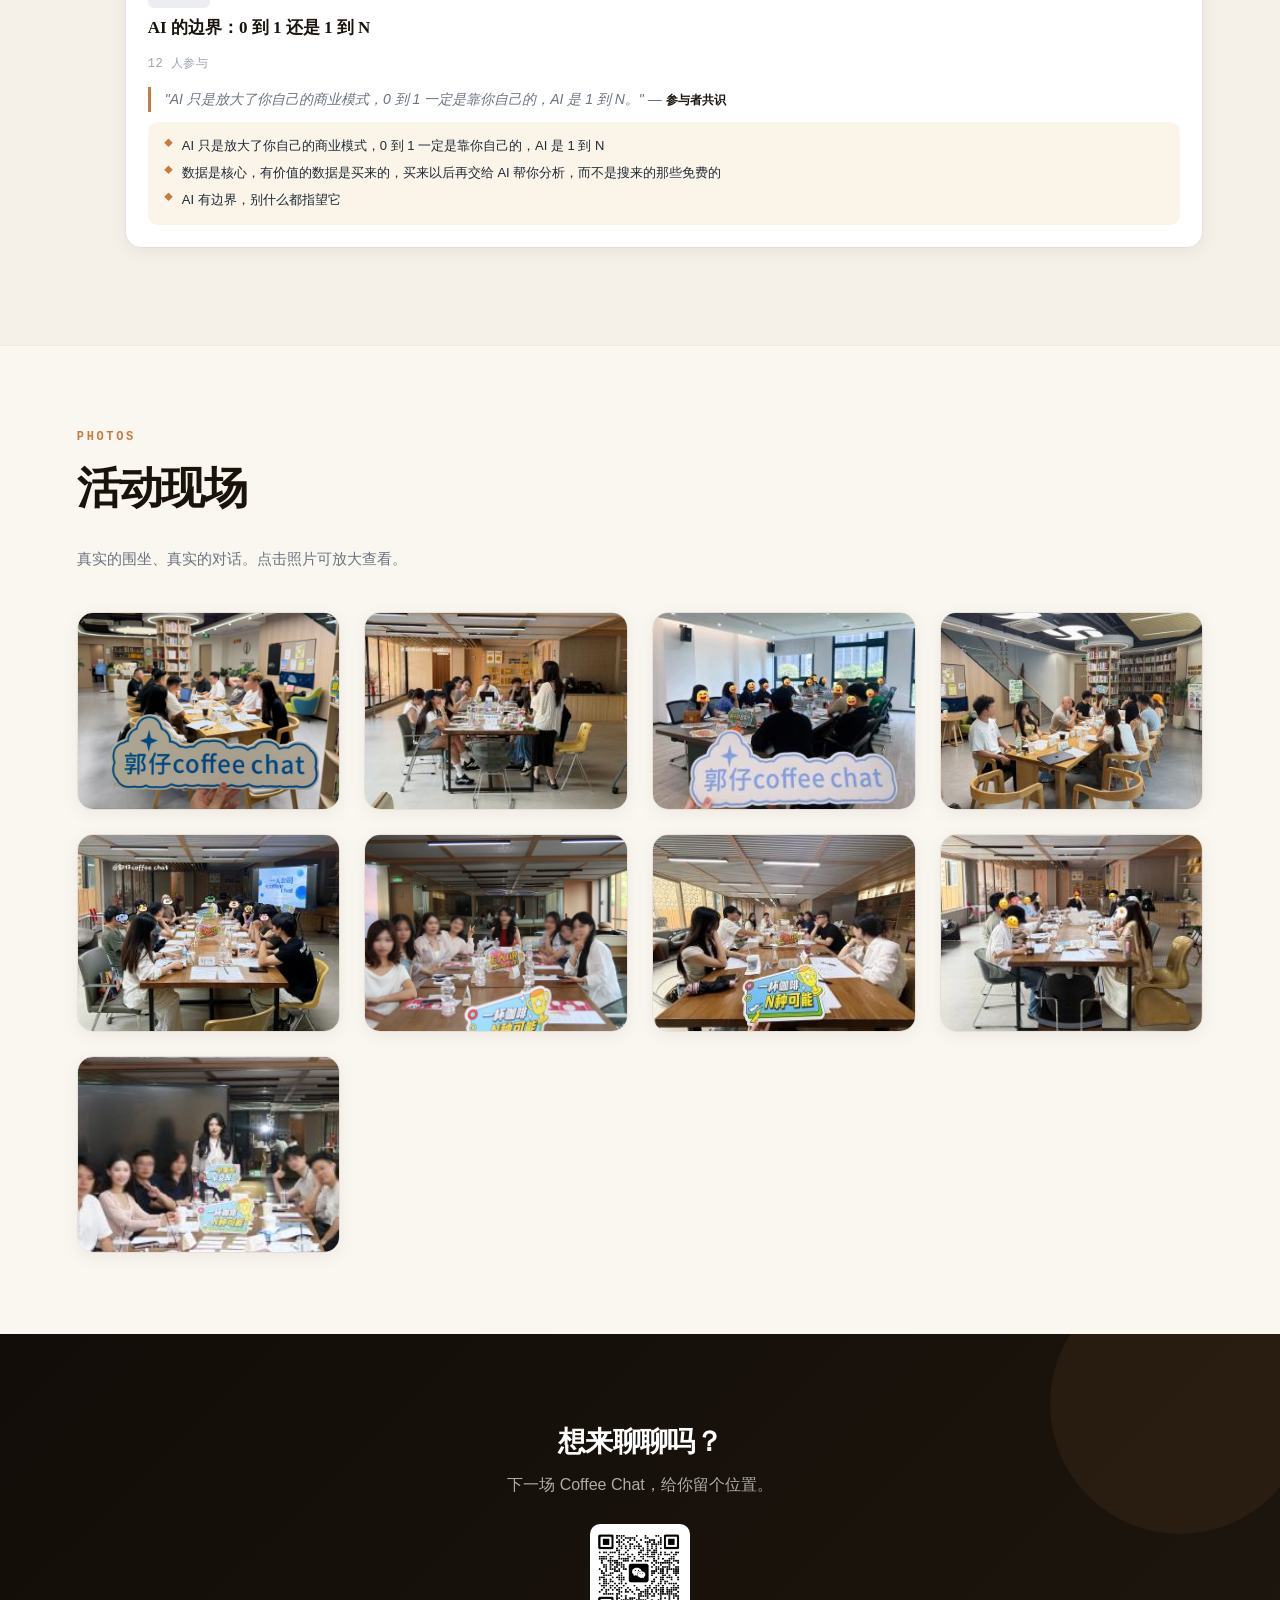
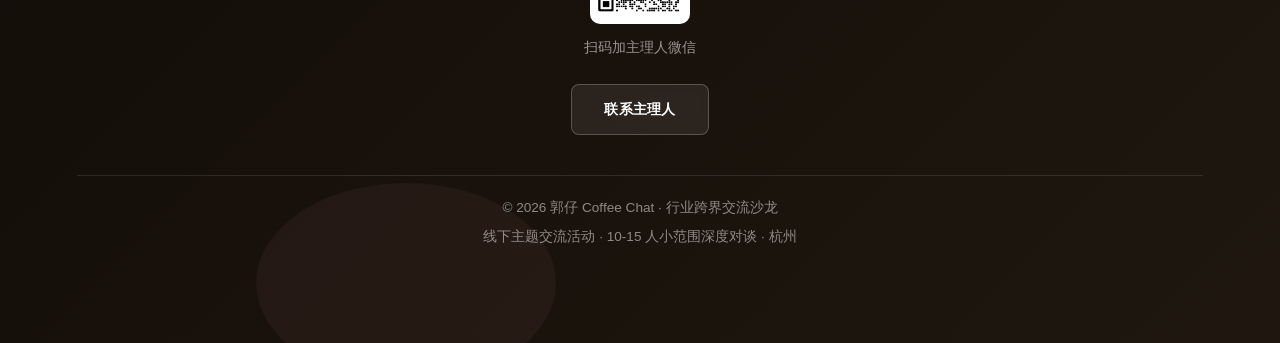
<file: .edgeone/assets/archive.html>
<!DOCTYPE html>
<html lang="zh-CN">
<head>
  <meta charset="UTF-8">
  <meta name="viewport" content="width=device-width, initial-scale=1.0">
  <title>往期回顾 · Coffee Chat</title>
  <link rel="stylesheet" href="assets/style.css">
</head>
<body>

  <div class="scroll-progress"></div>

  <nav class="cc-topbar" aria-label="主导航">
    <a href="index.html#top" class="cc-topbar-logo">
      <span class="cc-topbar-mark">☕</span>
      <span class="cc-topbar-text"><b>郭仔</b><i>Coffee Chat</i></span>
    </a>
    <div class="cc-topbar-nav">
      <a href="index.html">首页</a>
      <a href="index.html#about">主理人</a>
      <a href="index.html#themes">主题</a>
      <a href="about.html">关于</a>
      <a href="index.html#faq">FAQ</a>
    </div>
    <a class="cc-topbar-cta" href="index.html#contact">约下一场 ↗</a>
  </nav>

  <section class="cc-pagehero">
    <div class="container">
      <a href="index.html" class="cc-backlink">← 返回首页</a>
      <h1>往期回顾</h1>
      <p>从第一杯咖啡到现在，完整的旅程记录。每一场都带着真实的对话和收获。</p>
    </div>
  </section>

  <section class="cc-page-section cc-page-section-alt">
    <div class="container">
      <div class="cc-page-subhead">FULL TIMELINE</div>
      <h2 class="cc-page-h2">全部活动</h2>
      <div class="timeline" id="timeline-all" style="margin-top:28px;"></div>
    </div>
  </section>

  <section class="cc-page-section">
    <div class="container">
      <div class="cc-page-subhead">PHOTOS</div>
      <h2 class="cc-page-h2">活动现场</h2>
      <p style="font-size:15px;color:var(--text-light);margin-bottom:28px;">真实的围坐、真实的对话。点击照片可放大查看。</p>
      <div class="gallery-grid" id="gallery-grid"></div>
    </div>
  </section>

  <footer class="footer" id="contact">
    <div class="footer-inner">
      <div class="footer-cta">
        <h3>想来聊聊吗？</h3>
        <p>下一场 Coffee Chat，给你留个位置。</p>
        <div class="footer-qr">
          <img class="footer-qr-img" src="assets/photos/wechat-qr.jpeg" alt="微信二维码">
          <span class="footer-qr-label">扫码加主理人微信</span>
        </div>
        <a class="footer-btn" href="mailto:hi@coffeechat.club">联系主理人</a>
      </div>
      <div class="footer-meta">
        <p>&copy; 2026 郭仔 Coffee Chat · 行业跨界交流沙龙</p>
        <p>线下主题交流活动 · 10-15 人小范围深度对谈 · 杭州</p>
      </div>
    </div>
  </footer>

  <script src="assets/app.js"></script>
  <script>
    const timelineContainer = document.getElementById('timeline-all');
    renderTimeline(activities, timelineContainer, '');

    const galleryGrid = document.getElementById('gallery-grid');
    if (galleryGrid) {
      renderGallery(activities.slice().reverse(), galleryGrid, '');
    }

    const topbar = document.querySelector('.cc-topbar');
    window.addEventListener('scroll', () => {
      if (window.scrollY > 30) topbar.classList.add('is-scrolled');
      else topbar.classList.remove('is-scrolled');
    }, { passive: true });

    const revealObserver = new IntersectionObserver((entries) => {
      entries.forEach(entry => {
        if (entry.isIntersecting) entry.target.classList.add('visible');
      });
    }, { threshold: 0.15 });
    document.querySelectorAll('.reveal').forEach(el => revealObserver.observe(el));
  </script>
</body>
</html>
</file>
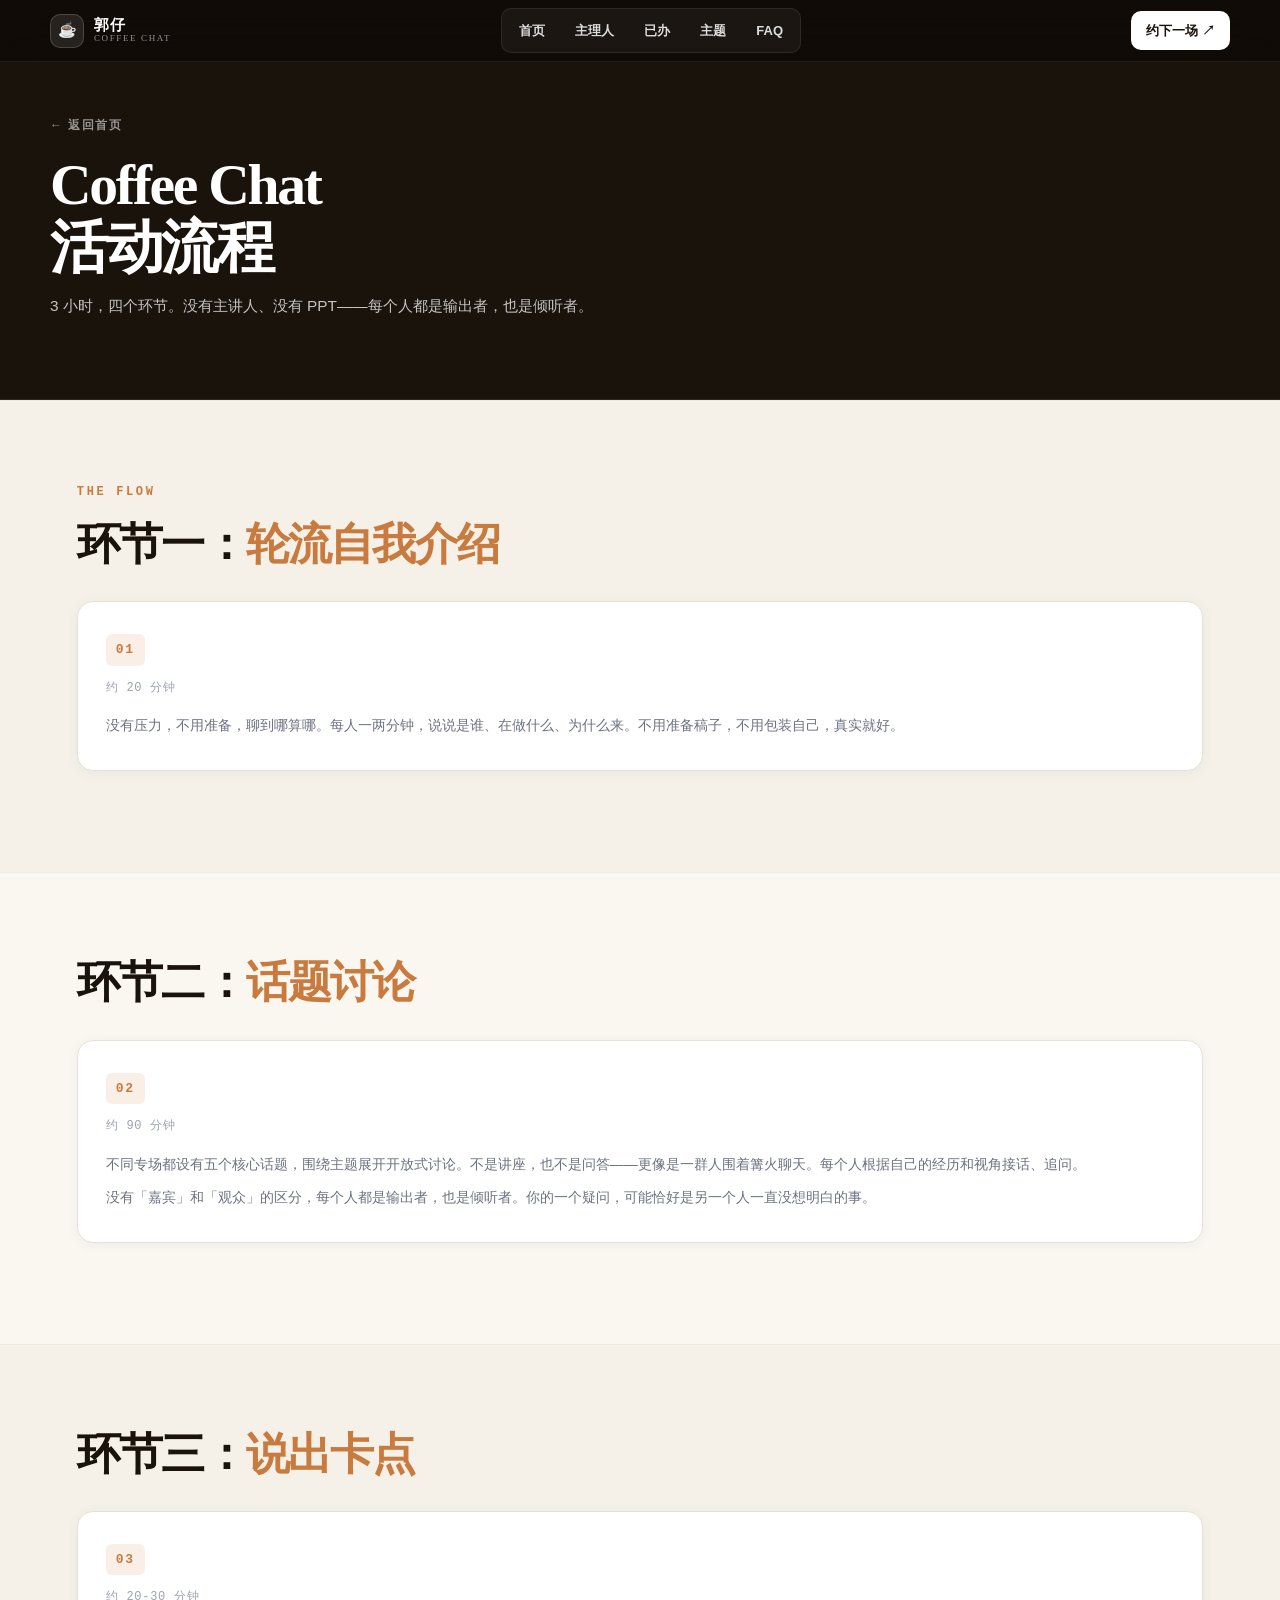
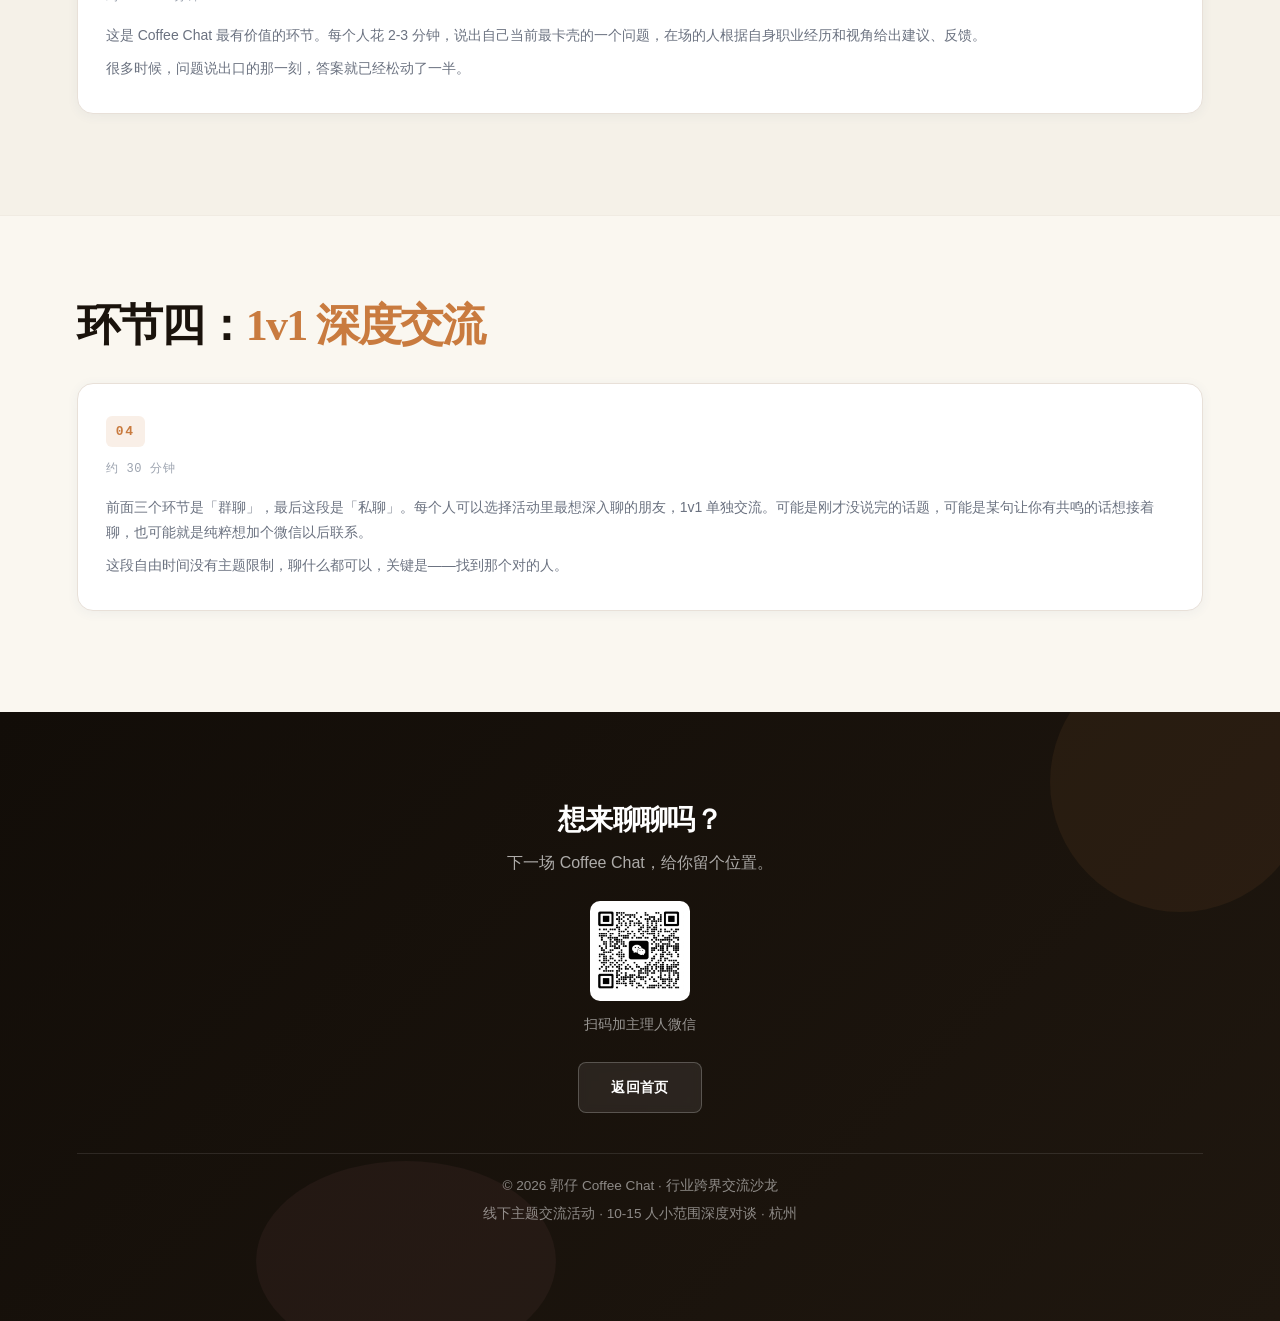
<file: .edgeone/assets/flow.html>
<!DOCTYPE html>
<html lang="zh-CN">
<head>
  <meta charset="UTF-8">
  <meta name="viewport" content="width=device-width, initial-scale=1.0">
  <title>活动流程 · Coffee Chat</title>
  <link rel="stylesheet" href="assets/style.css">
</head>
<body>

  <div class="scroll-progress"></div>

  <nav class="cc-topbar" aria-label="主导航">
    <a href="index.html#top" class="cc-topbar-logo">
      <span class="cc-topbar-mark">☕</span>
      <span class="cc-topbar-text"><b>郭仔</b><i>Coffee Chat</i></span>
    </a>
    <div class="cc-topbar-nav">
      <a href="index.html">首页</a>
      <a href="index.html#about">主理人</a>
      <a href="index.html#cases">已办</a>
      <a href="index.html#themes">主题</a>
      <a href="index.html#faq">FAQ</a>
    </div>
    <a class="cc-topbar-cta" href="index.html#contact">约下一场 ↗</a>
  </nav>

  <section class="cc-pagehero">
    <div class="container">
      <a href="index.html#flow" class="cc-backlink">← 返回首页</a>
      <h1>Coffee Chat <br>活动流程</h1>
      <p>3 小时，四个环节。没有主讲人、没有 PPT——每个人都是输出者，也是倾听者。</p>
    </div>
  </section>

  <section class="cc-page-section cc-page-section-alt">
    <div class="container">
      <div class="cc-page-subhead">THE FLOW</div>
      <h2 class="cc-page-h2">环节一：<em>轮流自我介绍</em></h2>
      <div class="cc-flow-card reveal" style="max-width: 1180px; margin-bottom: 20px;">
        <div class="cc-flow-card-number">01</div>
        <div class="cc-flow-card-time">约 20 分钟</div>
        <p>没有压力，不用准备，聊到哪算哪。每人一两分钟，说说是谁、在做什么、为什么来。不用准备稿子，不用包装自己，真实就好。</p>
      </div>
    </div>
  </section>

  <section class="cc-page-section">
    <div class="container">
      <h2 class="cc-page-h2">环节二：<em>话题讨论</em></h2>
      <div class="cc-flow-card reveal" style="max-width: 1180px; margin-bottom: 20px;">
        <div class="cc-flow-card-number">02</div>
        <div class="cc-flow-card-time">约 90 分钟</div>
        <p>不同专场都设有五个核心话题，围绕主题展开开放式讨论。不是讲座，也不是问答——更像是一群人围着篝火聊天。每个人根据自己的经历和视角接话、追问。</p>
        <p>没有「嘉宾」和「观众」的区分，每个人都是输出者，也是倾听者。你的一个疑问，可能恰好是另一个人一直没想明白的事。</p>
      </div>
    </div>
  </section>

  <section class="cc-page-section cc-page-section-alt">
    <div class="container">
      <h2 class="cc-page-h2">环节三：<em>说出卡点</em></h2>
      <div class="cc-flow-card reveal" style="max-width: 1180px; margin-bottom: 20px;">
        <div class="cc-flow-card-number">03</div>
        <div class="cc-flow-card-time">约 20-30 分钟</div>
        <p>这是 Coffee Chat 最有价值的环节。每个人花 2-3 分钟，说出自己当前最卡壳的一个问题，在场的人根据自身职业经历和视角给出建议、反馈。</p>
        <p>很多时候，问题说出口的那一刻，答案就已经松动了一半。</p>
      </div>
    </div>
  </section>

  <section class="cc-page-section">
    <div class="container">
      <h2 class="cc-page-h2">环节四：<em>1v1 深度交流</em></h2>
      <div class="cc-flow-card reveal" style="max-width: 1180px; margin-bottom: 20px;">
        <div class="cc-flow-card-number">04</div>
        <div class="cc-flow-card-time">约 30 分钟</div>
        <p>前面三个环节是「群聊」，最后这段是「私聊」。每个人可以选择活动里最想深入聊的朋友，1v1 单独交流。可能是刚才没说完的话题，可能是某句让你有共鸣的话想接着聊，也可能就是纯粹想加个微信以后联系。</p>
        <p>这段自由时间没有主题限制，聊什么都可以，关键是——找到那个对的人。</p>
      </div>
    </div>
  </section>

  <footer class="footer" id="contact">
    <div class="footer-inner">
      <div class="footer-cta">
        <h3>想来聊聊吗？</h3>
        <p>下一场 Coffee Chat，给你留个位置。</p>
        <div class="footer-qr">
          <img class="footer-qr-img" src="assets/photos/wechat-qr.jpeg" alt="微信二维码">
          <span class="footer-qr-label">扫码加主理人微信</span>
        </div>
        <a class="footer-btn" href="index.html">返回首页</a>
      </div>
      <div class="footer-meta">
        <p>&copy; 2026 郭仔 Coffee Chat · 行业跨界交流沙龙</p>
        <p>线下主题交流活动 · 10-15 人小范围深度对谈 · 杭州</p>
      </div>
    </div>
  </footer>

  <script src="assets/app.js"></script>
  <script>
    document.addEventListener('DOMContentLoaded', () => {
      const topbar = document.querySelector('.cc-topbar');
      window.addEventListener('scroll', () => {
        if (window.scrollY > 30) topbar.classList.add('is-scrolled');
        else topbar.classList.remove('is-scrolled');
      }, { passive: true });

      const observer = new IntersectionObserver(entries => {
        entries.forEach(entry => {
          if (entry.isIntersecting) entry.target.classList.add('visible');
        });
      }, { threshold: 0.15 });
      document.querySelectorAll('.reveal').forEach(el => observer.observe(el));
    });
  </script>
</body>
</html>
</file>
<file: assets/style.css>
/* ===== Coffee Chat 设计系统 v2.0 ===== */
:root {
  --bg: #FAF7F0;
  --bg-soft: #F5F1E8;
  --bg-card: #FFFFFF;
  --primary: #2E5C8A;
  --primary-light: #5B8DBF;
  --primary-dark: #1E3F61;
  --text: #1F2937;
  --text-light: #6B7280;
  --text-muted: #9CA3AF;
  --border: #E8E0D8;
  --border-light: #F0EBE2;
  --theme-ai: #3B4F7A;
  --theme-money: #2D5F4E;
  --theme-women: #D4869A;
  --theme-solo: #C97B3F;
  --theme-media: #355C7D;
  --theme-general: #2E5C8A;
  --font-serif: "Noto Serif SC", "Source Han Serif SC", serif;
  --font-sans: "Noto Sans CJK SC", "PingFang SC", "Microsoft YaHei", sans-serif;
  --font-mono: "SF Mono", "Fira Code", monospace;
  --space-xs: 12px;
  --space-sm: 24px;
  --space-md: 40px;
  --space-lg: 64px;
  --space-xl: 96px;
  --radius-card: 16px;
  --radius-btn: 8px;
  --radius-tag: 20px;
  --shadow-card: 0 2px 12px rgba(46, 92, 138, 0.06);
  --shadow-hover: 0 12px 32px rgba(46, 92, 138, 0.14);
  --shadow-float: 0 20px 48px rgba(46, 92, 138, 0.10);
  --transition-smooth: cubic-bezier(0.16, 1, 0.3, 1);
  --transition-bounce: cubic-bezier(0.34, 1.56, 0.64, 1);
}

* { margin: 0; padding: 0; box-sizing: border-box; }
html { scroll-behavior: smooth; }
body {
  font-family: var(--font-sans);
  background: var(--bg);
  color: var(--text);
  line-height: 1.8;
  -webkit-font-smoothing: antialiased;
  -moz-osx-font-smoothing: grayscale;
  overflow-x: hidden;
}
h1, h2, h3 { font-family: var(--font-serif); font-weight: 700; line-height: 1.3; }
a { color: var(--primary); text-decoration: none; }
a:hover { color: var(--primary-light); }
.container { max-width: 960px; margin: 0 auto; padding: 0 var(--space-sm); }
.section { padding: var(--space-xl) 0; position: relative; }
.section + .section { border-top: 1px solid var(--border-light); }

/* ===== Tab 式导航 ===== */
.nav-tabs {
  display: flex;
  justify-content: space-around;
  align-items: center;
  background: rgba(255, 255, 255, 0.95);
  backdrop-filter: blur(12px);
  -webkit-backdrop-filter: blur(12px);
  border-bottom: 1px solid #F0F0F0;
  position: sticky;
  top: 0;
  z-index: 100;
  height: 46px;
  overflow-x: auto;
  -webkit-overflow-scrolling: touch;
  scrollbar-width: none;
}
.nav-tabs::-webkit-scrollbar { display: none; }
.nav-tab {
  flex: 1;
  text-align: center;
  font-size: 0.85em;
  color: var(--text-light);
  white-space: nowrap;
  padding: 0 4px;
  transition: color 0.3s;
  text-decoration: none;
}
.nav-tab:hover { color: var(--primary); }
.nav-tab.active {
  color: var(--primary);
  font-weight: 600;
}

/* ===== 滚动进度条 ===== */
.scroll-progress {
  position: fixed;
  top: 0;
  left: 0;
  width: 0%;
  height: 3px;
  background: linear-gradient(90deg, var(--primary-light), var(--primary));
  z-index: 200;
  transition: width 0.1s linear;
  border-radius: 0 3px 3px 0;
}

/* ===== 动画 ===== */
@keyframes fadeInUp {
  from { opacity: 0; transform: translateY(20px); }
  to { opacity: 1; transform: translateY(0); }
}
@keyframes lineGrow {
  from { transform: scaleX(0); }
  to { transform: scaleX(1); }
}
@keyframes pulse {
  0%, 100% { opacity: 0.4; transform: translateY(0); }
  50% { opacity: 1; transform: translateY(4px); }
}
@keyframes shimmer {
  0% { background-position: -200% 0; }
  100% { background-position: 200% 0; }
}
@keyframes steam {
  0% { opacity: 0; transform: translateY(0) scaleX(1); }
  50% { opacity: 0.3; }
  100% { opacity: 0; transform: translateY(-20px) scaleX(1.5); }
}
.fade-in-up { animation: fadeInUp 0.8s var(--transition-smooth) both; }
.reveal {
  opacity: 0;
  transform: translateY(24px);
  transition: opacity 0.7s var(--transition-smooth), transform 0.7s var(--transition-smooth);
}
.reveal.visible { opacity: 1; transform: translateY(0); }

/* ===== 导航 ===== */
.nav {
  position: sticky;
  top: 0;
  z-index: 100;
  background: rgba(250, 247, 240, 0.85);
  backdrop-filter: blur(12px);
  -webkit-backdrop-filter: blur(12px);
  border-bottom: 1px solid var(--border-light);
  transition: box-shadow 0.3s, background 0.3s;
}
.nav.scrolled {
  box-shadow: 0 4px 24px rgba(46, 92, 138, 0.06);
  background: rgba(250, 247, 240, 0.95);
}
.nav-inner {
  max-width: 960px;
  margin: 0 auto;
  padding: 14px var(--space-sm);
  display: flex;
  justify-content: space-between;
  align-items: center;
}
.nav-logo {
  font-family: var(--font-serif);
  font-weight: 700;
  font-size: 1.15em;
  color: var(--primary);
  letter-spacing: 0.5px;
  transition: opacity 0.2s;
}
.nav-logo:hover { opacity: 0.7; }
.nav-links { display: flex; gap: 28px; align-items: center; }
.nav-links a {
  font-size: 0.9em;
  color: var(--text);
  transition: color 0.2s;
  position: relative;
}
.nav-links a::after {
  content: '';
  position: absolute;
  bottom: -4px;
  left: 0;
  width: 0;
  height: 2px;
  background: var(--primary);
  transition: width 0.3s var(--transition-smooth);
  border-radius: 1px;
}
.nav-links a:hover::after { width: 100%; }
.nav-links a:hover { color: var(--primary); }

/* 汉堡菜单按钮 */
.nav-toggle {
  display: none;
  flex-direction: column;
  gap: 5px;
  background: none;
  border: none;
  cursor: pointer;
  padding: 8px;
  z-index: 101;
}
.nav-toggle span {
  width: 24px;
  height: 2px;
  background: var(--text);
  border-radius: 2px;
  transition: all 0.3s var(--transition-smooth);
}
.nav-toggle.open span:nth-child(1) { transform: translateY(7px) rotate(45deg); }
.nav-toggle.open span:nth-child(2) { opacity: 0; }
.nav-toggle.open span:nth-child(3) { transform: translateY(-7px) rotate(-45deg); }

/* 移动端遮罩 */
.nav-overlay {
  display: none;
  position: fixed;
  inset: 0;
  background: rgba(0, 0, 0, 0.3);
  z-index: 98;
  opacity: 0;
  transition: opacity 0.3s;
}
.nav-overlay.show { display: block; opacity: 1; }

/* ===== Hero ===== */
.hero {
  min-height: 78vh;
  display: flex;
  flex-direction: column;
  justify-content: center;
  align-items: center;
  text-align: center;
  position: relative;
  padding: var(--space-xl) var(--space-sm) var(--space-lg);
  overflow: hidden;
}
.hero::before {
  content: '';
  position: absolute;
  top: 18%;
  left: 50%;
  transform: translateX(-50%);
  content: 'COFFEE CHAT';
  color: var(--primary);
  font-family: var(--font-sans);
  font-size: clamp(4rem, 14vw, 10rem);
  font-weight: 800;
  letter-spacing: 0.04em;
  line-height: 1;
  white-space: nowrap;
  opacity: 0.035;
  pointer-events: none;
}
.hero-line {
  position: absolute;
  top: 50%;
  left: 0;
  right: 0;
  height: 1px;
  background: linear-gradient(90deg, transparent, var(--primary-light), transparent);
  opacity: 0.12;
  transform-origin: left;
  animation: lineGrow 1.5s var(--transition-smooth) 0.3s both;
}
.hero-content { position: relative; z-index: 1; }
.hero-title {
  font-size: clamp(2.8rem, 7vw, 5.4rem);
  color: var(--primary);
  margin-bottom: var(--space-sm);
  letter-spacing: 0;
  text-shadow: 0 2px 20px rgba(46, 92, 138, 0.06);
}
.hero-kicker {
  color: var(--primary-light);
  font-family: var(--font-mono);
  font-size: 0.74em;
  letter-spacing: 0.14em;
  margin-bottom: var(--space-xs);
}
.hero-sub { font-size: clamp(1.05rem, 2vw, 1.35rem); color: var(--text-light); margin-bottom: var(--space-xs); }
.hero-desc {
  font-size: 1em;
  color: var(--text-light);
  max-width: 520px;
  margin: 0 auto;
  line-height: 1.7;
}
.hero-actions {
  display: flex;
  justify-content: center;
  gap: 12px;
  margin-top: var(--space-md);
}
.hero-cta {
  min-height: 44px;
  display: inline-flex;
  align-items: center;
  justify-content: center;
  gap: 10px;
  padding: 0 20px;
  border-radius: var(--radius-btn);
  font-size: 0.9em;
  font-weight: 600;
  transition: transform 0.3s var(--transition-smooth), background 0.3s, color 0.3s, box-shadow 0.3s;
}
.hero-cta:hover { transform: translateY(-2px); }
.hero-cta-primary {
  background: var(--primary);
  color: #fff;
  box-shadow: 0 8px 20px rgba(46, 92, 138, 0.18);
}
.hero-cta-primary:hover { background: var(--primary-dark); color: #fff; box-shadow: 0 12px 26px rgba(46, 92, 138, 0.24); }
.hero-cta-secondary { border: 1px solid var(--border); color: var(--primary); background: rgba(255, 255, 255, 0.6); }
.hero-cta-secondary:hover { border-color: var(--primary-light); color: var(--primary-dark); background: #fff; }
.hero-proof {
  display: grid;
  grid-template-columns: repeat(3, 1fr);
  max-width: 540px;
  margin: var(--space-lg) auto 0;
  border-top: 1px solid var(--border);
  border-bottom: 1px solid var(--border);
}
.hero-proof div { display: flex; align-items: baseline; justify-content: center; gap: 7px; padding: 14px 8px; }
.hero-proof div + div { border-left: 1px solid var(--border); }
.hero-proof strong { color: var(--primary); font-family: var(--font-serif); font-size: 1.45em; }
.hero-proof span { color: var(--text-light); font-size: 0.78em; white-space: nowrap; }
.hero-scroll {
  position: absolute;
  bottom: 32px;
  right: 32px;
  color: var(--text-muted);
  font-size: 1.3em;
  animation: pulse 2s ease-in-out infinite;
  transition: color 0.2s;
  z-index: 2;
}
.hero-scroll:hover { color: var(--primary); }

/* ===== Section 标题 ===== */
.section-title {
  font-size: clamp(1.7rem, 3vw, 2.25rem);
  color: var(--primary);
  margin-bottom: var(--space-xs);
  padding-left: 16px;
  border-left: 4px solid var(--primary-light);
  position: relative;
}
.section-kicker {
  color: var(--primary-light);
  font-family: var(--font-mono);
  font-size: 0.72em;
  letter-spacing: 0.12em;
  margin-bottom: 8px;
}
.section-desc {
  color: var(--text-light);
  font-size: 0.95em;
  margin-bottom: var(--space-md);
  padding-left: 16px;
}

/* ===== 时间线 ===== */
.timeline { display: flex; flex-direction: column; gap: 0; padding: var(--space-md) 0; }
.timeline-item { display: flex; gap: var(--space-sm); }
.timeline-rail { display: flex; flex-direction: column; align-items: center; flex-shrink: 0; width: 32px; }
.timeline-dot {
  width: 14px;
  height: 14px;
  border-radius: 50%;
  margin-top: 8px;
  z-index: 1;
  box-shadow: 0 0 0 4px var(--bg);
  transition: transform 0.3s var(--transition-bounce);
}
.timeline-item:hover .timeline-dot { transform: scale(1.3); }
.timeline-line { width: 2px; flex: 1; background: var(--border); margin-top: 4px; margin-bottom: -8px; }
.timeline-card {
  background: var(--bg-card);
  border-radius: var(--radius-card);
  padding: var(--space-sm);
  margin-bottom: var(--space-sm);
  border: 1px solid var(--border);
  box-shadow: var(--shadow-card);
  flex: 1;
  transition: box-shadow 0.4s var(--transition-smooth), transform 0.4s var(--transition-smooth), border-color 0.3s;
}
.timeline-card:hover {
  box-shadow: var(--shadow-hover);
  transform: translateY(-3px);
  border-color: var(--primary-light);
}
.timeline-date { font-family: var(--font-mono); font-size: 0.85em; color: var(--text-light); margin-bottom: 8px; }
.timeline-tag {
  display: inline-block;
  padding: 4px 12px;
  border-radius: var(--radius-tag);
  font-size: 0.8em;
  font-weight: 600;
  margin-bottom: 8px;
  transition: transform 0.2s;
}
.timeline-card:hover .timeline-tag { transform: scale(1.05); }
.timeline-highlight { font-size: 1.05em; color: var(--text); margin-bottom: 8px; }
.timeline-meta { font-size: 0.8em; color: var(--text-light); }
.timeline-quote {
  margin-top: var(--space-xs);
  padding-left: 12px;
  border-left: 3px solid var(--border);
  font-size: 0.9em;
  color: var(--text-light);
  font-style: italic;
}
.timeline-quote cite { font-style: normal; font-weight: 600; color: var(--text); }

/* 时间线要点列表 */
.timeline-takeaways {
  margin-top: var(--space-xs);
  padding: 12px 16px;
  background: var(--bg-soft);
  border-radius: 8px;
}
.timeline-takeaways ul {
  list-style: none;
  padding: 0;
  margin: 0;
  display: flex;
  flex-direction: column;
  gap: 6px;
}
.timeline-takeaways li {
  font-size: 0.85em;
  color: var(--text-light);
  padding-left: 18px;
  position: relative;
  line-height: 1.6;
}
.timeline-takeaways li::before {
  content: '◆';
  position: absolute;
  left: 0;
  top: 0;
  font-size: 0.7em;
  color: var(--primary-light);
}

/* ===== 主题卡片 ===== */
.theme-card {
  display: flex;
  align-items: center;
  gap: var(--space-sm);
  background: var(--bg-card);
  border-radius: var(--radius-card);
  padding: var(--space-sm);
  border: 1px solid var(--border);
  box-shadow: var(--shadow-card);
  transition: transform 0.4s var(--transition-smooth), box-shadow 0.4s var(--transition-smooth), border-color 0.3s;
  color: var(--text);
  position: relative;
  overflow: hidden;
}
.theme-card::after {
  content: '';
  position: absolute;
  inset: 0;
  background: linear-gradient(135deg, transparent 40%, rgba(255,255,255,0.03) 100%);
  opacity: 0;
  transition: opacity 0.4s;
  pointer-events: none;
}
.theme-card:hover {
  transform: translateY(-4px);
  box-shadow: var(--shadow-float);
  border-color: var(--primary-light);
  color: var(--text);
}
.theme-card:hover::after { opacity: 1; }
.theme-color-block {
  width: 48px;
  height: 48px;
  border-radius: 12px;
  flex-shrink: 0;
  transition: transform 0.4s var(--transition-bounce);
  position: relative;
}
.theme-card:hover .theme-color-block { transform: scale(1.15) rotate(5deg); }
.theme-body { flex: 1; }
.theme-name { font-size: 1.1em; margin-bottom: 4px; }
.theme-tagline { font-size: 0.85em; color: var(--text-light); }
.theme-arrow { color: var(--text-light); transition: transform 0.3s var(--transition-smooth), color 0.3s; }
.theme-card:hover .theme-arrow { transform: translateX(6px); color: var(--primary); }
.theme-grid { display: grid; grid-template-columns: repeat(3, 1fr); gap: var(--space-sm); }
.theme-grid .theme-card { min-height: 152px; align-items: flex-start; }
.theme-grid .theme-arrow { position: absolute; top: 22px; right: 20px; }

/* ===== 活动卡片 ===== */
.activity-card {
  background: var(--bg-card);
  border-radius: var(--radius-card);
  overflow: hidden;
  border: 1px solid var(--border);
  box-shadow: var(--shadow-card);
  transition: transform 0.4s var(--transition-smooth), box-shadow 0.4s var(--transition-smooth), border-color 0.3s;
}
.activity-card:hover {
  transform: translateY(-5px);
  box-shadow: var(--shadow-float);
  border-color: var(--primary-light);
}
.activity-banner { padding: var(--space-sm); color: #fff; display: flex; flex-direction: column; gap: 4px; position: relative; overflow: hidden; }
.activity-banner::after {
  content: '';
  position: absolute;
  bottom: -10px;
  right: -10px;
  width: 60px;
  height: 60px;
  border-radius: 50%;
  background: rgba(255,255,255,0.08);
}
.activity-banner-date { font-family: var(--font-mono); font-size: 0.85em; opacity: 0.8; }
.activity-banner-theme { font-family: var(--font-serif); font-size: 1.2em; font-weight: 700; }
.activity-content { padding: var(--space-sm); }
.activity-highlight { font-size: 0.95em; margin-bottom: var(--space-xs); }
.activity-quote {
  font-size: 0.9em;
  color: var(--text-light);
  font-style: italic;
  padding-left: 12px;
  border-left: 3px solid var(--border);
  margin-bottom: var(--space-xs);
}
.activity-quote cite { display: block; font-style: normal; font-size: 0.85em; margin-top: 4px; }
.activity-meta { font-size: 0.8em; color: var(--text-light); }
.highlights-grid { display: grid; grid-template-columns: repeat(3, 1fr); gap: var(--space-sm); }

/* ===== FAQ ===== */
.faq { display: flex; flex-direction: column; gap: var(--space-xs); }
.faq-item {
  background: var(--bg-card);
  border-radius: var(--radius-btn);
  border: 1px solid var(--border);
  overflow: hidden;
  transition: border-color 0.3s, box-shadow 0.3s;
}
.faq-item:hover { border-color: var(--primary-light); }
.faq-item.open { box-shadow: var(--shadow-card); border-color: var(--primary-light); }
.faq-question {
  display: flex;
  justify-content: space-between;
  align-items: center;
  padding: var(--space-xs) var(--space-sm);
  cursor: pointer;
  font-weight: 600;
  font-size: 0.95em;
  list-style: none;
  transition: background 0.2s;
}
.faq-question::-webkit-details-marker { display: none; }
.faq-question:hover { background: rgba(46, 92, 138, 0.03); }
.faq-icon {
  font-size: 1.3em;
  color: var(--primary);
  transition: transform 0.3s var(--transition-bounce);
  line-height: 1;
}
.faq-item.open .faq-icon { transform: rotate(45deg); }
.faq-answer {
  max-height: 0;
  overflow: hidden;
  transition: max-height 0.4s var(--transition-smooth), padding 0.4s var(--transition-smooth);
  padding: 0 var(--space-sm);
  font-size: 0.9em;
  color: var(--text-light);
  line-height: 1.8;
}
.faq-item.open .faq-answer {
  max-height: 300px;
  padding: 0 var(--space-sm) var(--space-sm);
}

/* ===== 主理人卡片 ===== */
.host-card {
  display: flex;
  gap: var(--space-md);
  align-items: flex-start;
  background: var(--bg-card);
  border-radius: var(--radius-card);
  padding: var(--space-md);
  border: 1px solid var(--border);
  box-shadow: var(--shadow-card);
  transition: box-shadow 0.4s;
}
.host-card:hover { box-shadow: var(--shadow-hover); }
.host-avatar {
  width: 120px;
  height: 120px;
  border-radius: var(--radius-card);
  background: linear-gradient(135deg, var(--primary-light), var(--primary));
  display: flex;
  align-items: center;
  justify-content: center;
  flex-shrink: 0;
  position: relative;
  overflow: hidden;
}
.host-avatar::before {
  content: '☕';
  font-size: 3em;
  filter: drop-shadow(0 4px 8px rgba(0,0,0,0.2));
}
.host-avatar::after {
  content: '';
  position: absolute;
  top: -50%;
  left: -50%;
  width: 200%;
  height: 200%;
  background: linear-gradient(135deg, transparent 40%, rgba(255,255,255,0.15) 50%, transparent 60%);
  background-size: 200% 200%;
  animation: shimmer 3s ease-in-out infinite;
  pointer-events: none;
}
.host-text p { margin-bottom: var(--space-xs); font-size: 0.95em; }
.host-text p:last-child { margin-bottom: 0; }

/* ===== 主题 Hero ===== */
.theme-hero {
  position: relative;
  padding: var(--space-xl) 0 var(--space-md);
  overflow: hidden;
}
.theme-hero-glow {
  position: absolute;
  top: 0;
  right: -10%;
  width: 50%;
  height: 120%;
  opacity: 0.2;
  pointer-events: none;
  border-radius: 50%;
  filter: blur(40px);
}
.theme-hero-content { position: relative; z-index: 1; }
.theme-back {
  display: inline-block;
  font-size: 0.85em;
  color: var(--text-light);
  margin-bottom: var(--space-sm);
  transition: transform 0.2s, color 0.2s;
}
.theme-back:hover { transform: translateX(-4px); color: var(--primary); }
.theme-hero-title { font-size: 2.5em; margin-bottom: var(--space-xs); }
.theme-hero-tagline { font-size: 1.1em; color: var(--text-light); }
.theme-journey-label { color: var(--text-light); font-size: 0.9em; margin-bottom: var(--space-sm); }
.theme-play-card {
  background: var(--bg-card);
  border-radius: var(--radius-card);
  padding: var(--space-md);
  border: 1px solid var(--border);
  box-shadow: var(--shadow-card);
  transition: box-shadow 0.4s;
}
.theme-play-card:hover { box-shadow: var(--shadow-hover); }
.theme-play-desc { font-size: 1.05em; margin-bottom: var(--space-sm); }
.theme-play-suitable { padding-top: var(--space-sm); border-top: 1px solid var(--border); font-size: 0.95em; color: var(--text-light); }
.suitable-label { font-weight: 600; color: var(--text); margin-right: 8px; }
.quotes-grid { display: grid; grid-template-columns: repeat(2, 1fr); gap: var(--space-sm); }
.quote-card {
  background: var(--bg-card);
  border-radius: var(--radius-card);
  padding: var(--space-sm);
  border: 1px solid var(--border);
  box-shadow: var(--shadow-card);
  transition: transform 0.4s var(--transition-smooth), box-shadow 0.4s var(--transition-smooth);
}
.quote-card:hover { transform: translateY(-3px); box-shadow: var(--shadow-hover); }
.quote-card blockquote { font-size: 1.05em; color: var(--text); font-style: italic; margin-bottom: var(--space-xs); }
.quote-card cite { font-size: 0.85em; color: var(--text-light); font-style: normal; }

/* ===== 主题导航 ===== */
.theme-nav { margin-top: var(--space-lg); padding-top: var(--space-md); border-top: 1px solid var(--border); }
.theme-nav-label { text-align: center; color: var(--text-light); font-size: 0.9em; margin-bottom: var(--space-sm); }
.theme-nav-grid { display: grid; grid-template-columns: 1fr 1fr; gap: var(--space-sm); }
.theme-nav-card {
  display: flex;
  flex-direction: column;
  gap: 4px;
  padding: var(--space-sm);
  border-radius: var(--radius-btn);
  border: 1px solid var(--border);
  background: var(--bg-card);
  transition: border-color 0.3s, transform 0.3s var(--transition-smooth), box-shadow 0.3s;
}
.theme-nav-card:hover { border-color: var(--primary-light); transform: translateY(-2px); box-shadow: var(--shadow-card); }
.theme-nav-next { text-align: right; }
.theme-nav-dir { font-size: 0.8em; color: var(--text-light); }
.theme-nav-name { font-weight: 600; color: var(--text); }
.theme-nav-empty { visibility: hidden; }

/* ===== 关于页 ===== */
.about-title { font-size: 1.7em; color: var(--primary); margin-bottom: var(--space-md); padding-left: 16px; border-left: 4px solid var(--primary-light); }
.about-intro { display: grid; grid-template-columns: 1.5fr 1fr; gap: var(--space-md); align-items: center; }
.about-text p { margin-bottom: var(--space-xs); font-size: 0.95em; }
.about-illustration { display: flex; justify-content: center; }
.circle-table {
  position: relative;
  width: 200px;
  height: 200px;
  animation: fadeInUp 1s var(--transition-smooth) 0.3s both;
}
.circle-table::before {
  content: '';
  position: absolute;
  inset: 20px;
  border-radius: 50%;
  border: 2px dashed var(--border);
  opacity: 0.6;
}
.circle-center {
  position: absolute;
  top: 50%;
  left: 50%;
  transform: translate(-50%, -50%);
  width: 60px;
  height: 60px;
  border-radius: 50%;
  background: var(--primary);
  display: flex;
  align-items: center;
  justify-content: center;
  font-size: 1.8em;
  box-shadow: 0 4px 16px rgba(46, 92, 138, 0.2);
}
.circle-seat {
  position: absolute;
  width: 24px;
  height: 24px;
  border-radius: 50%;
  background: var(--primary-light);
  transition: transform 0.3s var(--transition-bounce);
}
.circle-table:hover .circle-seat { transform: scale(1.2); }
.circle-seat:nth-child(2) { top: 0; left: 50%; transform: translateX(-50%); }
.circle-seat:nth-child(3) { top: 25%; right: 0; }
.circle-seat:nth-child(4) { bottom: 25%; right: 0; }
.circle-seat:nth-child(5) { bottom: 0; left: 50%; transform: translateX(-50%); }
.circle-seat:nth-child(6) { bottom: 25%; left: 0; }
.circle-seat:nth-child(7) { top: 25%; left: 0; }
.circle-table:hover .circle-seat:nth-child(2) { transform: translateX(-50%) scale(1.2); }
.circle-table:hover .circle-seat:nth-child(5) { transform: translateX(-50%) scale(1.2); }
.flow { display: flex; gap: var(--space-sm); overflow-x: auto; padding-bottom: var(--space-xs); scroll-snap-type: x mandatory; }
.flow-step {
  flex: 1;
  min-width: 160px;
  background: var(--bg-card);
  border-radius: var(--radius-card);
  padding: var(--space-sm);
  border: 1px solid var(--border);
  box-shadow: var(--shadow-card);
  scroll-snap-align: start;
  transition: transform 0.4s var(--transition-smooth), box-shadow 0.4s;
}
.flow-step:hover { transform: translateY(-4px); box-shadow: var(--shadow-hover); }
.flow-number { font-family: var(--font-mono); font-size: 1.8em; color: var(--primary-light); margin-bottom: 8px; }
.flow-name { font-size: 1.1em; color: var(--primary); margin-bottom: 8px; }
.flow-desc { font-size: 0.85em; color: var(--text-light); }
.principles-grid { display: grid; grid-template-columns: repeat(2, 1fr); gap: var(--space-sm); }
.principle-card {
  background: var(--bg-card);
  border-radius: var(--radius-card);
  padding: var(--space-md);
  border: 1px solid var(--border);
  box-shadow: var(--shadow-card);
  transition: transform 0.4s var(--transition-smooth), box-shadow 0.4s;
}
.principle-card:hover { transform: translateY(-4px); box-shadow: var(--shadow-hover); }
.principle-keyword { font-size: 1.3em; color: var(--primary); margin-bottom: var(--space-xs); }
.principle-desc { font-size: 0.9em; color: var(--text-light); }

/* ===== 时间线照片 ===== */
.timeline-card { overflow: hidden; }
.timeline-photo {
  width: 100%;
  height: 200px;
  background-size: cover;
  background-position: center;
  border-radius: var(--radius-card) var(--radius-card) 0 0;
  margin-bottom: 0;
  transition: transform 0.6s var(--transition-smooth);
  position: relative;
}
.timeline-photo::after {
  content: '';
  position: absolute;
  inset: 0;
  background: linear-gradient(180deg, transparent 60%, rgba(0,0,0,0.15));
  border-radius: inherit;
  opacity: 0;
  transition: opacity 0.4s;
}
.timeline-card:hover .timeline-photo { transform: scale(1.05); }
.timeline-card:hover .timeline-photo::after { opacity: 1; }
.timeline-card-body { padding: var(--space-sm); }

/* ===== 照片画廊 ===== */
.gallery-grid {
  display: grid;
  grid-template-columns: repeat(4, 1fr);
  gap: var(--space-sm);
  margin-top: var(--space-md);
}
.gallery-card {
  position: relative;
  border-radius: var(--radius-card);
  overflow: hidden;
  cursor: pointer;
  border: 1px solid var(--border);
  box-shadow: var(--shadow-card);
  transition: transform 0.4s var(--transition-smooth), box-shadow 0.4s var(--transition-smooth);
  aspect-ratio: 4 / 3;
}
.gallery-card:hover {
  transform: translateY(-4px) scale(1.02);
  box-shadow: var(--shadow-float);
  z-index: 2;
}
.gallery-photo {
  position: absolute;
  inset: 0;
  background-size: cover;
  background-position: center;
  transition: transform 0.6s var(--transition-smooth);
}
.gallery-card:hover .gallery-photo { transform: scale(1.1); }
.gallery-overlay {
  position: absolute;
  bottom: 0;
  left: 0;
  right: 0;
  padding: 10px 14px;
  background: linear-gradient(0deg, rgba(0,0,0,0.7), transparent);
  display: flex;
  flex-direction: column;
  gap: 2px;
  opacity: 0;
  transition: opacity 0.4s var(--transition-smooth);
}
.gallery-card:hover .gallery-overlay { opacity: 1; }
.gallery-date { font-size: 0.8em; color: rgba(255,255,255,0.9); font-family: var(--font-mono); }
.gallery-theme { font-size: 0.85em; font-weight: 600; }

/* ===== 灯箱 ===== */
.lightbox {
  display: none;
  position: fixed;
  inset: 0;
  z-index: 999;
  align-items: center;
  justify-content: center;
}
.lightbox.show { display: flex; }
.lightbox-backdrop {
  position: absolute;
  inset: 0;
  background: rgba(0, 0, 0, 0.88);
  backdrop-filter: blur(8px);
}
.lightbox-img {
  position: relative;
  z-index: 1;
  max-width: 90vw;
  max-height: 85vh;
  border-radius: 12px;
  box-shadow: 0 20px 60px rgba(0, 0, 0, 0.5);
  animation: fadeInUp 0.4s var(--transition-smooth);
}
.lightbox-close {
  position: absolute;
  top: 20px;
  right: 24px;
  z-index: 2;
  width: 44px;
  height: 44px;
  border-radius: 50%;
  border: none;
  background: rgba(255, 255, 255, 0.12);
  color: #fff;
  font-size: 1.6em;
  cursor: pointer;
  display: flex;
  align-items: center;
  justify-content: center;
  transition: background 0.2s, transform 0.2s;
  backdrop-filter: blur(4px);
}
.lightbox-close:hover { background: rgba(255, 255, 255, 0.25); transform: rotate(90deg); }

/* ===== 主理人二维码 ===== */
.host-qr {
  display: flex;
  flex-direction: column;
  align-items: center;
  gap: 8px;
  flex-shrink: 0;
}
.host-qr-img {
  width: 120px;
  height: 120px;
  border-radius: 12px;
  border: 2px solid var(--border);
  background: #fff;
  transition: transform 0.3s var(--transition-bounce), box-shadow 0.3s;
}
.host-qr-img:hover {
  transform: scale(1.05);
  box-shadow: 0 8px 24px rgba(0, 0, 0, 0.1);
}
.host-qr-label {
  font-size: 0.8em;
  color: var(--text-light);
  text-align: center;
}

/* ===== 海报卡片（关于主理人） ===== */
.poster-card {
  position: relative;
  max-width: 720px;
  margin: 0 auto;
  border-radius: var(--radius-card);
  overflow: hidden;
  border: 1px solid var(--border);
  box-shadow: var(--shadow-card);
  cursor: pointer;
  transition: box-shadow 0.4s var(--transition-smooth), transform 0.4s var(--transition-smooth);
  background: var(--bg-card);
}
.poster-card:hover {
  box-shadow: var(--shadow-hover);
  transform: translateY(-2px);
}
.poster-card:focus-visible {
  outline: 3px solid var(--primary-light);
  outline-offset: 3px;
}
.poster-image {
  width: 100%;
  aspect-ratio: 3 / 4;
  background-size: cover;
  background-position: center;
  transition: transform 0.6s var(--transition-smooth), opacity 0.4s var(--transition-smooth);
}
.poster-card:hover .poster-image {
  transform: scale(1.03);
}
.poster-overlay {
  position: absolute;
  bottom: 0;
  left: 0;
  right: 0;
  padding: 24px 20px 18px;
  background: linear-gradient(0deg, rgba(0,0,0,0.75) 0%, rgba(0,0,0,0.3) 60%, transparent 100%);
  display: flex;
  justify-content: center;
  align-items: flex-end;
  transition: opacity 0.4s var(--transition-smooth);
  pointer-events: none;
}
.poster-hint {
  color: #fff;
  font-size: 0.9em;
  font-weight: 500;
  letter-spacing: 0.05em;
  padding: 8px 20px;
  border: 1.5px solid rgba(255,255,255,0.6);
  border-radius: 24px;
  backdrop-filter: blur(6px);
  background: rgba(0,0,0,0.25);
  transition: all 0.3s var(--transition-smooth);
}
.poster-card:hover .poster-hint {
  background: rgba(255,255,255,0.95);
  color: var(--text);
  border-color: rgba(255,255,255,0.95);
}

/* 展开状态 */
.poster-card.expanded .poster-image {
  opacity: 0;
  transform: scale(1.1);
  pointer-events: none;
}
.poster-card.expanded .poster-overlay {
  opacity: 0;
}
.poster-card.expanded {
  cursor: default;
}
.poster-card.expanded:hover {
  transform: none;
}

/* 展开详情 */
.poster-detail {
  max-height: 0;
  overflow: hidden;
  opacity: 0;
  transition: max-height 0.6s var(--transition-smooth), opacity 0.4s var(--transition-smooth);
}
.poster-card.expanded .poster-detail {
  max-height: 2000px;
  opacity: 1;
}
.poster-detail-inner {
  padding: 28px 24px 24px;
  display: flex;
  flex-direction: column;
  gap: 20px;
}
.poster-detail-head {
  display: flex;
  align-items: center;
  gap: 16px;
  padding-bottom: 16px;
  border-bottom: 1px solid var(--border-light);
}
.poster-detail-avatar {
  width: 64px;
  height: 64px;
  border-radius: 50%;
  background-color: var(--primary-light);
  background-image: url('../assets/photos/host-portrait.jpg');
  background-size: cover;
  background-position: center 24%;
  display: flex;
  align-items: center;
  justify-content: center;
  flex-shrink: 0;
  position: relative;
  overflow: hidden;
}
.poster-detail-avatar::before {
  content: none;
}
.poster-detail-meta h3 {
  font-size: 1.3em;
  color: var(--text);
  margin-bottom: 4px;
}
.poster-detail-meta p {
  font-size: 0.85em;
  color: var(--text-light);
}
.poster-detail-body p {
  margin-bottom: var(--space-xs);
  font-size: 0.95em;
  line-height: 1.8;
}
.poster-detail-body p:last-child {
  margin-bottom: 0;
}
.poster-detail-body strong {
  color: var(--primary);
}
.poster-detail-qr {
  display: flex;
  align-items: center;
  gap: 14px;
  padding-top: 16px;
  border-top: 1px solid var(--border-light);
}
.poster-detail-qr img {
  width: 96px;
  height: 96px;
  border-radius: 10px;
  border: 2px solid var(--border);
  background: #fff;
}
.poster-detail-qr span {
  font-size: 0.82em;
  color: var(--text-light);
  line-height: 1.6;
}

/* 移动端适配 */
@media (max-width: 640px) {
  .poster-detail-inner {
    padding: 22px 18px 20px;
  }
  .poster-detail-head {
    gap: 12px;
  }
  .poster-detail-avatar {
    width: 52px;
    height: 52px;
  }
  .poster-detail-meta h3 {
    font-size: 1.15em;
  }
  .poster-detail-qr img {
    width: 80px;
    height: 80px;
  }
}


/* ===== 页脚二维码 ===== */
.footer-qr {
  display: flex;
  flex-direction: column;
  align-items: center;
  gap: 12px;
  margin-bottom: var(--space-sm);
}
.footer-qr-img {
  width: 100px;
  height: 100px;
  border-radius: 10px;
  border: 2px solid rgba(255, 255, 255, 0.3);
  background: #fff;
  padding: 4px;
  transition: transform 0.3s var(--transition-bounce);
}
.footer-qr-img:hover { transform: scale(1.08); }
.footer-qr-label {
  font-size: 0.85em;
  color: rgba(255, 255, 255, 0.7);
}

/* ===== 往期回顾 ===== */
.archive-title { font-size: 1.7em; color: var(--primary); margin-bottom: var(--space-xs); padding-left: 16px; border-left: 4px solid var(--primary-light); }
.archive-desc { color: var(--text-light); font-size: 0.95em; margin-bottom: var(--space-md); padding-left: 16px; }
.filter-bar { display: flex; flex-wrap: wrap; gap: var(--space-xs); margin-bottom: var(--space-md); }
.filter-btn {
  padding: 7px 18px;
  border-radius: var(--radius-tag);
  border: 1px solid var(--border);
  background: var(--bg-card);
  color: var(--text-light);
  font-size: 0.85em;
  cursor: pointer;
  transition: all 0.3s var(--transition-smooth);
}
.filter-btn:hover { border-color: var(--primary-light); color: var(--primary); transform: translateY(-1px); }
.filter-btn.active {
  background: var(--primary);
  color: #fff;
  border-color: var(--primary);
  box-shadow: 0 4px 12px rgba(46, 92, 138, 0.2);
}

/* ===== 活动流程卡片 ===== */
.flow-step-card {
  background: var(--bg-card);
  border-radius: var(--radius-card);
  padding: var(--space-md);
  margin-bottom: var(--space-sm);
  border: 1px solid var(--border);
  border-left: 4px solid var(--accent, var(--primary));
  box-shadow: var(--shadow-card);
  transition: box-shadow 0.4s var(--transition-smooth), transform 0.4s var(--transition-smooth);
}
.flow-step-card:hover {
  box-shadow: var(--shadow-hover);
  transform: translateY(-2px);
}
.flow-step-header {
  display: flex;
  align-items: center;
  gap: var(--space-sm);
  margin-bottom: var(--space-xs);
}
.flow-step-number {
  font-family: var(--font-mono);
  font-size: 1.8em;
  color: var(--accent, var(--primary-light));
  font-weight: 700;
  flex-shrink: 0;
  width: 56px;
  height: 56px;
  border-radius: 14px;
  background: color-mix(in srgb, var(--accent, var(--primary)) 12%, transparent);
  display: flex;
  align-items: center;
  justify-content: center;
}
.flow-step-info { flex: 1; }
.flow-step-time {
  font-family: var(--font-mono);
  font-size: 0.8em;
  color: var(--text-light);
  margin-bottom: 2px;
}
.flow-step-name {
  font-size: 1.2em;
  color: var(--accent, var(--primary));
}
.flow-step-body { padding-left: 72px; }
.flow-step-body p {
  font-size: 0.95em;
  color: var(--text-light);
  margin-bottom: var(--space-xs);
  line-height: 1.8;
}
.flow-step-body p:first-child {
  font-size: 1em;
  color: var(--text);
  font-weight: 500;
}

/* ===== 第五板块：感谢观看 ===== */
.closing-section {
  text-align: center;
  background: var(--bg-soft);
  padding: var(--space-xl) var(--space-sm);
}
.closing-content {
  max-width: 600px;
  margin: 0 auto;
}
.closing-icon {
  font-size: 3em;
  margin-bottom: var(--space-sm);
  animation: steam 3s ease-in-out infinite;
  display: inline-block;
}
.closing-title {
  font-size: 2em;
  color: var(--primary);
  margin-bottom: var(--space-md);
}
.closing-text {
  font-size: 1.05em;
  color: var(--text-light);
  line-height: 2;
  margin-bottom: var(--space-xs);
}
.closing-emphasis {
  color: var(--text);
  font-weight: 600;
  font-size: 1.15em;
  margin-top: var(--space-sm);
}

/* ===== 页脚 ===== */
.footer {
  background: linear-gradient(135deg, var(--primary-dark), var(--primary));
  color: rgba(255, 255, 255, 0.9);
  padding: var(--space-xl) var(--space-sm);
  margin-top: var(--space-xl);
  position: relative;
  overflow: hidden;
}
.footer::before {
  content: '';
  position: absolute;
  top: -100px;
  right: -50px;
  width: 300px;
  height: 300px;
  border-radius: 50%;
  background: rgba(255, 255, 255, 0.03);
  pointer-events: none;
}
.footer-inner { max-width: 960px; margin: 0 auto; position: relative; z-index: 1; }
.footer-cta { text-align: center; margin-bottom: var(--space-md); }
.footer-cta h3 { font-size: 1.4em; margin-bottom: 8px; color: #fff; }
.footer-cta p { color: rgba(255, 255, 255, 0.7); margin-bottom: var(--space-sm); }
.footer-btn {
  display: inline-block;
  padding: 12px 32px;
  background: rgba(255, 255, 255, 0.12);
  color: #fff;
  border-radius: var(--radius-btn);
  border: 1px solid rgba(255, 255, 255, 0.25);
  transition: all 0.3s var(--transition-smooth);
  backdrop-filter: blur(4px);
}
.footer-btn:hover {
  background: rgba(255, 255, 255, 0.2);
  color: #fff;
  transform: translateY(-2px);
  box-shadow: 0 8px 24px rgba(0, 0, 0, 0.15);
}
.footer-meta {
  text-align: center;
  padding-top: var(--space-sm);
  border-top: 1px solid rgba(255, 255, 255, 0.12);
  font-size: 0.85em;
  color: rgba(255, 255, 255, 0.5);
}
.footer-meta p { margin-bottom: 4px; }

/* ===== 响应式 ===== */
@media (max-width: 768px) {
  .highlights-grid { grid-template-columns: repeat(2, 1fr); }
  .gallery-grid { grid-template-columns: repeat(2, 1fr); }
  .nav-tab { font-size: 0.78em; }
}

@media (max-width: 640px) {
  :root { --space-lg: 40px; --space-xl: 56px; }
  .hero-title { font-size: clamp(2.35rem, 12vw, 3.3rem); }
  .hero { min-height: 72vh; padding-top: var(--space-lg); }
  .hero-scroll { right: 16px; bottom: 16px; }
  .hero-actions { flex-direction: column; width: min(100%, 280px); margin-left: auto; margin-right: auto; }
  .hero-cta { width: 100%; }
  .hero-proof { margin-top: var(--space-md); }
  .hero-proof div { flex-direction: column; align-items: center; gap: 0; }
  .hero-proof strong { font-size: 1.25em; }
  .section-title { font-size: 1.65em; }
  .theme-grid { grid-template-columns: 1fr; }
  .highlights-grid { grid-template-columns: 1fr; }
  .gallery-grid { grid-template-columns: 1fr; }
  .host-card { flex-direction: column; align-items: center; text-align: center; }
  .host-avatar { width: 100px; height: 100px; }
  .quotes-grid { grid-template-columns: 1fr; }
  .theme-hero-title { font-size: 1.8em; }
  .theme-hero-glow { width: 100%; right: 0; opacity: 0.12; }
  .about-intro { grid-template-columns: 1fr; }
  .principles-grid { grid-template-columns: 1fr; }
  .theme-nav-grid { grid-template-columns: 1fr; }
  .filter-bar { gap: 8px; }
  .filter-btn { padding: 6px 14px; font-size: 0.8em; }
  .nav-tab { font-size: 0.72em; padding: 0 2px; }
}

@media (max-width: 380px) {
  .hero-title { font-size: 2.15rem; }
  .nav-logo { font-size: 1em; }
}

@media (prefers-reduced-motion: reduce) {
  html { scroll-behavior: auto; }
  *, *::before, *::after {
    animation-duration: 0.01ms !important;
    animation-iteration-count: 1 !important;
    transition-duration: 0.01ms !important;
  }
  .reveal { opacity: 1; transform: none; }
}
</file>
<file: .edgeone/assets/assets/style.css>
/* ===== Coffee Chat 设计系统 v2.0 ===== */
:root {
  --bg: #FAF7F0;
  --bg-soft: #F5F1E8;
  --bg-card: #FFFFFF;
  --primary: #2E5C8A;
  --primary-light: #5B8DBF;
  --primary-dark: #1E3F61;
  --text: #1F2937;
  --text-light: #6B7280;
  --text-muted: #9CA3AF;
  --border: #E8E0D8;
  --border-light: #F0EBE2;
  --theme-ai: #3B4F7A;
  --theme-money: #2D5F4E;
  --theme-women: #D4869A;
  --theme-solo: #C97B3F;
  --theme-media: #355C7D;
  --theme-general: #2E5C8A;
  --font-serif: "Noto Serif SC", "Source Han Serif SC", serif;
  --font-sans: "Noto Sans CJK SC", "PingFang SC", "Microsoft YaHei", sans-serif;
  --font-mono: "SF Mono", "Fira Code", monospace;
  --space-xs: 12px;
  --space-sm: 24px;
  --space-md: 40px;
  --space-lg: 64px;
  --space-xl: 96px;
  --radius-card: 16px;
  --radius-btn: 8px;
  --radius-tag: 20px;
  --shadow-card: 0 2px 12px rgba(46, 92, 138, 0.06);
  --shadow-hover: 0 12px 32px rgba(46, 92, 138, 0.14);
  --shadow-float: 0 20px 48px rgba(46, 92, 138, 0.10);
  --transition-smooth: cubic-bezier(0.16, 1, 0.3, 1);
  --transition-bounce: cubic-bezier(0.34, 1.56, 0.64, 1);
}

* { margin: 0; padding: 0; box-sizing: border-box; }
html { scroll-behavior: smooth; }
body {
  font-family: var(--font-sans);
  background: var(--bg);
  color: var(--text);
  line-height: 1.8;
  -webkit-font-smoothing: antialiased;
  -moz-osx-font-smoothing: grayscale;
  overflow-x: hidden;
}
h1, h2, h3 { font-family: var(--font-serif); font-weight: 700; line-height: 1.3; }
a { color: var(--primary); text-decoration: none; }
a:hover { color: var(--primary-light); }
.container { max-width: 960px; margin: 0 auto; padding: 0 var(--space-sm); }
.section { padding: var(--space-xl) 0; position: relative; }
.section + .section { border-top: 1px solid var(--border-light); }

/* ===== Tab 式导航 ===== */
.nav-tabs {
  display: flex;
  justify-content: space-around;
  align-items: center;
  background: rgba(255, 255, 255, 0.95);
  backdrop-filter: blur(12px);
  -webkit-backdrop-filter: blur(12px);
  border-bottom: 1px solid #F0F0F0;
  position: sticky;
  top: 0;
  z-index: 100;
  height: 46px;
  overflow-x: auto;
  -webkit-overflow-scrolling: touch;
  scrollbar-width: none;
}
.nav-tabs::-webkit-scrollbar { display: none; }
.nav-tab {
  flex: 1;
  text-align: center;
  font-size: 0.85em;
  color: var(--text-light);
  white-space: nowrap;
  padding: 0 4px;
  transition: color 0.3s;
  text-decoration: none;
}
.nav-tab:hover { color: var(--primary); }
.nav-tab.active {
  color: var(--primary);
  font-weight: 600;
}

/* ===== 滚动进度条 ===== */
.scroll-progress {
  position: fixed;
  top: 0;
  left: 0;
  width: 0%;
  height: 3px;
  background: linear-gradient(90deg, var(--primary-light), var(--primary));
  z-index: 200;
  transition: width 0.1s linear;
  border-radius: 0 3px 3px 0;
}

/* ===== 动画 ===== */
@keyframes fadeInUp {
  from { opacity: 0; transform: translateY(20px); }
  to { opacity: 1; transform: translateY(0); }
}
@keyframes lineGrow {
  from { transform: scaleX(0); }
  to { transform: scaleX(1); }
}
@keyframes pulse {
  0%, 100% { opacity: 0.4; transform: translateY(0); }
  50% { opacity: 1; transform: translateY(4px); }
}
@keyframes shimmer {
  0% { background-position: -200% 0; }
  100% { background-position: 200% 0; }
}
@keyframes steam {
  0% { opacity: 0; transform: translateY(0) scaleX(1); }
  50% { opacity: 0.3; }
  100% { opacity: 0; transform: translateY(-20px) scaleX(1.5); }
}
.fade-in-up { animation: fadeInUp 0.8s var(--transition-smooth) both; }
.reveal {
  opacity: 0;
  transform: translateY(24px);
  transition: opacity 0.7s var(--transition-smooth), transform 0.7s var(--transition-smooth);
}
.reveal.visible { opacity: 1; transform: translateY(0); }

/* ===== 导航 ===== */
.nav {
  position: sticky;
  top: 0;
  z-index: 100;
  background: rgba(250, 247, 240, 0.85);
  backdrop-filter: blur(12px);
  -webkit-backdrop-filter: blur(12px);
  border-bottom: 1px solid var(--border-light);
  transition: box-shadow 0.3s, background 0.3s;
}
.nav.scrolled {
  box-shadow: 0 4px 24px rgba(46, 92, 138, 0.06);
  background: rgba(250, 247, 240, 0.95);
}
.nav-inner {
  max-width: 960px;
  margin: 0 auto;
  padding: 14px var(--space-sm);
  display: flex;
  justify-content: space-between;
  align-items: center;
}
.nav-logo {
  font-family: var(--font-serif);
  font-weight: 700;
  font-size: 1.15em;
  color: var(--primary);
  letter-spacing: 0.5px;
  transition: opacity 0.2s;
}
.nav-logo:hover { opacity: 0.7; }
.nav-links { display: flex; gap: 28px; align-items: center; }
.nav-links a {
  font-size: 0.9em;
  color: var(--text);
  transition: color 0.2s;
  position: relative;
}
.nav-links a::after {
  content: '';
  position: absolute;
  bottom: -4px;
  left: 0;
  width: 0;
  height: 2px;
  background: var(--primary);
  transition: width 0.3s var(--transition-smooth);
  border-radius: 1px;
}
.nav-links a:hover::after { width: 100%; }
.nav-links a:hover { color: var(--primary); }

/* 汉堡菜单按钮 */
.nav-toggle {
  display: none;
  flex-direction: column;
  gap: 5px;
  background: none;
  border: none;
  cursor: pointer;
  padding: 8px;
  z-index: 101;
}
.nav-toggle span {
  width: 24px;
  height: 2px;
  background: var(--text);
  border-radius: 2px;
  transition: all 0.3s var(--transition-smooth);
}
.nav-toggle.open span:nth-child(1) { transform: translateY(7px) rotate(45deg); }
.nav-toggle.open span:nth-child(2) { opacity: 0; }
.nav-toggle.open span:nth-child(3) { transform: translateY(-7px) rotate(-45deg); }

/* 移动端遮罩 */
.nav-overlay {
  display: none;
  position: fixed;
  inset: 0;
  background: rgba(0, 0, 0, 0.3);
  z-index: 98;
  opacity: 0;
  transition: opacity 0.3s;
}
.nav-overlay.show { display: block; opacity: 1; }

/* ===== Hero ===== */
.hero {
  min-height: 82vh;
  display: flex;
  flex-direction: column;
  justify-content: center;
  align-items: center;
  text-align: center;
  position: relative;
  padding: var(--space-xl) var(--space-sm) var(--space-lg);
  overflow: hidden;
}
.hero::before {
  content: '';
  position: absolute;
  top: 20%;
  left: 50%;
  transform: translateX(-50%);
  width: 600px;
  height: 600px;
  border-radius: 50%;
  background: radial-gradient(circle, rgba(91, 141, 191, 0.06) 0%, transparent 70%);
  pointer-events: none;
}
.hero-line {
  position: absolute;
  top: 50%;
  left: 0;
  right: 0;
  height: 1px;
  background: linear-gradient(90deg, transparent, var(--primary-light), transparent);
  opacity: 0.12;
  transform-origin: left;
  animation: lineGrow 1.5s var(--transition-smooth) 0.3s both;
}
.hero-content { position: relative; z-index: 1; }
.hero-title {
  font-size: 2.6em;
  color: var(--primary);
  margin-bottom: var(--space-sm);
  letter-spacing: 1px;
  text-shadow: 0 2px 20px rgba(46, 92, 138, 0.06);
}
.hero-sub { font-size: 1.1em; color: var(--text-light); margin-bottom: var(--space-xs); }
.hero-desc {
  font-size: 0.95em;
  color: var(--text-light);
  max-width: 400px;
  margin: 0 auto;
  line-height: 1.7;
}
.hero-scroll {
  position: absolute;
  bottom: 32px;
  right: 32px;
  color: var(--text-muted);
  font-size: 1.3em;
  animation: pulse 2s ease-in-out infinite;
  transition: color 0.2s;
  z-index: 2;
}
.hero-scroll:hover { color: var(--primary); }

/* ===== Section 标题 ===== */
.section-title {
  font-size: 1.7em;
  color: var(--primary);
  margin-bottom: var(--space-xs);
  padding-left: 16px;
  border-left: 4px solid var(--primary-light);
  position: relative;
}
.section-desc {
  color: var(--text-light);
  font-size: 0.95em;
  margin-bottom: var(--space-md);
  padding-left: 16px;
}

/* ===== 时间线 ===== */
.timeline { display: flex; flex-direction: column; gap: 0; padding: var(--space-md) 0; }
.timeline-item { display: flex; gap: var(--space-sm); }
.timeline-rail { display: flex; flex-direction: column; align-items: center; flex-shrink: 0; width: 32px; }
.timeline-dot {
  width: 14px;
  height: 14px;
  border-radius: 50%;
  margin-top: 8px;
  z-index: 1;
  box-shadow: 0 0 0 4px var(--bg);
  transition: transform 0.3s var(--transition-bounce);
}
.timeline-item:hover .timeline-dot { transform: scale(1.3); }
.timeline-line { width: 2px; flex: 1; background: var(--border); margin-top: 4px; margin-bottom: -8px; }
.timeline-card {
  background: var(--bg-card);
  border-radius: var(--radius-card);
  padding: var(--space-sm);
  margin-bottom: var(--space-sm);
  border: 1px solid var(--border);
  box-shadow: var(--shadow-card);
  flex: 1;
  transition: box-shadow 0.4s var(--transition-smooth), transform 0.4s var(--transition-smooth), border-color 0.3s;
}
.timeline-card:hover {
  box-shadow: var(--shadow-hover);
  transform: translateY(-3px);
  border-color: var(--primary-light);
}
.timeline-date { font-family: var(--font-mono); font-size: 0.85em; color: var(--text-light); margin-bottom: 8px; }
.timeline-tag {
  display: inline-block;
  padding: 4px 12px;
  border-radius: var(--radius-tag);
  font-size: 0.8em;
  font-weight: 600;
  margin-bottom: 8px;
  transition: transform 0.2s;
}
.timeline-card:hover .timeline-tag { transform: scale(1.05); }
.timeline-highlight { font-size: 1.05em; color: var(--text); margin-bottom: 8px; }
.timeline-meta { font-size: 0.8em; color: var(--text-light); }
.timeline-quote {
  margin-top: var(--space-xs);
  padding-left: 12px;
  border-left: 3px solid var(--border);
  font-size: 0.9em;
  color: var(--text-light);
  font-style: italic;
}
.timeline-quote cite { font-style: normal; font-weight: 600; color: var(--text); }

/* 时间线要点列表 */
.timeline-takeaways {
  margin-top: var(--space-xs);
  padding: 12px 16px;
  background: var(--bg-soft);
  border-radius: 8px;
}
.timeline-takeaways ul {
  list-style: none;
  padding: 0;
  margin: 0;
  display: flex;
  flex-direction: column;
  gap: 6px;
}
.timeline-takeaways li {
  font-size: 0.85em;
  color: var(--text-light);
  padding-left: 18px;
  position: relative;
  line-height: 1.6;
}
.timeline-takeaways li::before {
  content: '◆';
  position: absolute;
  left: 0;
  top: 0;
  font-size: 0.7em;
  color: var(--primary-light);
}

/* ===== 主题卡片 ===== */
.theme-card {
  display: flex;
  align-items: center;
  gap: var(--space-sm);
  background: var(--bg-card);
  border-radius: var(--radius-card);
  padding: var(--space-sm);
  border: 1px solid var(--border);
  box-shadow: var(--shadow-card);
  transition: transform 0.4s var(--transition-smooth), box-shadow 0.4s var(--transition-smooth), border-color 0.3s;
  color: var(--text);
  position: relative;
  overflow: hidden;
}
.theme-card::after {
  content: '';
  position: absolute;
  inset: 0;
  background: linear-gradient(135deg, transparent 40%, rgba(255,255,255,0.03) 100%);
  opacity: 0;
  transition: opacity 0.4s;
  pointer-events: none;
}
.theme-card:hover {
  transform: translateY(-4px);
  box-shadow: var(--shadow-float);
  border-color: var(--primary-light);
  color: var(--text);
}
.theme-card:hover::after { opacity: 1; }
.theme-color-block {
  width: 48px;
  height: 48px;
  border-radius: 12px;
  flex-shrink: 0;
  transition: transform 0.4s var(--transition-bounce);
  position: relative;
}
.theme-card:hover .theme-color-block { transform: scale(1.15) rotate(5deg); }
.theme-body { flex: 1; }
.theme-name { font-size: 1.1em; margin-bottom: 4px; }
.theme-tagline { font-size: 0.85em; color: var(--text-light); }
.theme-arrow { color: var(--text-light); transition: transform 0.3s var(--transition-smooth), color 0.3s; }
.theme-card:hover .theme-arrow { transform: translateX(6px); color: var(--primary); }
.theme-grid { display: grid; grid-template-columns: repeat(2, 1fr); gap: var(--space-sm); }

/* ===== 活动卡片 ===== */
.activity-card {
  background: var(--bg-card);
  border-radius: var(--radius-card);
  overflow: hidden;
  border: 1px solid var(--border);
  box-shadow: var(--shadow-card);
  transition: transform 0.4s var(--transition-smooth), box-shadow 0.4s var(--transition-smooth), border-color 0.3s;
}
.activity-card:hover {
  transform: translateY(-5px);
  box-shadow: var(--shadow-float);
  border-color: var(--primary-light);
}
.activity-banner { padding: var(--space-sm); color: #fff; display: flex; flex-direction: column; gap: 4px; position: relative; overflow: hidden; }
.activity-banner::after {
  content: '';
  position: absolute;
  bottom: -10px;
  right: -10px;
  width: 60px;
  height: 60px;
  border-radius: 50%;
  background: rgba(255,255,255,0.08);
}
.activity-banner-date { font-family: var(--font-mono); font-size: 0.85em; opacity: 0.8; }
.activity-banner-theme { font-family: var(--font-serif); font-size: 1.2em; font-weight: 700; }
.activity-content { padding: var(--space-sm); }
.activity-highlight { font-size: 0.95em; margin-bottom: var(--space-xs); }
.activity-quote {
  font-size: 0.9em;
  color: var(--text-light);
  font-style: italic;
  padding-left: 12px;
  border-left: 3px solid var(--border);
  margin-bottom: var(--space-xs);
}
.activity-quote cite { display: block; font-style: normal; font-size: 0.85em; margin-top: 4px; }
.activity-meta { font-size: 0.8em; color: var(--text-light); }
.highlights-grid { display: grid; grid-template-columns: repeat(3, 1fr); gap: var(--space-sm); }

/* ===== FAQ ===== */
.faq { display: flex; flex-direction: column; gap: var(--space-xs); }
.faq-item {
  background: var(--bg-card);
  border-radius: var(--radius-btn);
  border: 1px solid var(--border);
  overflow: hidden;
  transition: border-color 0.3s, box-shadow 0.3s;
}
.faq-item:hover { border-color: var(--primary-light); }
.faq-item.open { box-shadow: var(--shadow-card); border-color: var(--primary-light); }
.faq-question {
  display: flex;
  justify-content: space-between;
  align-items: center;
  padding: var(--space-xs) var(--space-sm);
  cursor: pointer;
  font-weight: 600;
  font-size: 0.95em;
  list-style: none;
  transition: background 0.2s;
}
.faq-question::-webkit-details-marker { display: none; }
.faq-question:hover { background: rgba(46, 92, 138, 0.03); }
.faq-icon {
  font-size: 1.3em;
  color: var(--primary);
  transition: transform 0.3s var(--transition-bounce);
  line-height: 1;
}
.faq-item.open .faq-icon { transform: rotate(45deg); }
.faq-answer {
  max-height: 0;
  overflow: hidden;
  transition: max-height 0.4s var(--transition-smooth), padding 0.4s var(--transition-smooth);
  padding: 0 var(--space-sm);
  font-size: 0.9em;
  color: var(--text-light);
  line-height: 1.8;
}
.faq-item.open .faq-answer {
  max-height: 300px;
  padding: 0 var(--space-sm) var(--space-sm);
}

/* ===== 主理人卡片 ===== */
.host-card {
  display: flex;
  gap: var(--space-md);
  align-items: flex-start;
  background: var(--bg-card);
  border-radius: var(--radius-card);
  padding: var(--space-md);
  border: 1px solid var(--border);
  box-shadow: var(--shadow-card);
  transition: box-shadow 0.4s;
}
.host-card:hover { box-shadow: var(--shadow-hover); }
.host-avatar {
  width: 120px;
  height: 120px;
  border-radius: var(--radius-card);
  background: linear-gradient(135deg, var(--primary-light), var(--primary));
  display: flex;
  align-items: center;
  justify-content: center;
  flex-shrink: 0;
  position: relative;
  overflow: hidden;
}
.host-avatar::before {
  content: '☕';
  font-size: 3em;
  filter: drop-shadow(0 4px 8px rgba(0,0,0,0.2));
}
.host-avatar::after {
  content: '';
  position: absolute;
  top: -50%;
  left: -50%;
  width: 200%;
  height: 200%;
  background: linear-gradient(135deg, transparent 40%, rgba(255,255,255,0.15) 50%, transparent 60%);
  background-size: 200% 200%;
  animation: shimmer 3s ease-in-out infinite;
  pointer-events: none;
}
.host-text p { margin-bottom: var(--space-xs); font-size: 0.95em; }
.host-text p:last-child { margin-bottom: 0; }

/* ===== 主题 Hero ===== */
.theme-hero {
  position: relative;
  padding: var(--space-xl) 0 var(--space-md);
  overflow: hidden;
}
.theme-hero-glow {
  position: absolute;
  top: 0;
  right: -10%;
  width: 50%;
  height: 120%;
  opacity: 0.2;
  pointer-events: none;
  border-radius: 50%;
  filter: blur(40px);
}
.theme-hero-content { position: relative; z-index: 1; }
.theme-back {
  display: inline-block;
  font-size: 0.85em;
  color: var(--text-light);
  margin-bottom: var(--space-sm);
  transition: transform 0.2s, color 0.2s;
}
.theme-back:hover { transform: translateX(-4px); color: var(--primary); }
.theme-hero-title { font-size: 2.5em; margin-bottom: var(--space-xs); }
.theme-hero-tagline { font-size: 1.1em; color: var(--text-light); }
.theme-journey-label { color: var(--text-light); font-size: 0.9em; margin-bottom: var(--space-sm); }
.theme-play-card {
  background: var(--bg-card);
  border-radius: var(--radius-card);
  padding: var(--space-md);
  border: 1px solid var(--border);
  box-shadow: var(--shadow-card);
  transition: box-shadow 0.4s;
}
.theme-play-card:hover { box-shadow: var(--shadow-hover); }
.theme-play-desc { font-size: 1.05em; margin-bottom: var(--space-sm); }
.theme-play-suitable { padding-top: var(--space-sm); border-top: 1px solid var(--border); font-size: 0.95em; color: var(--text-light); }
.suitable-label { font-weight: 600; color: var(--text); margin-right: 8px; }
.quotes-grid { display: grid; grid-template-columns: repeat(2, 1fr); gap: var(--space-sm); }
.quote-card {
  background: var(--bg-card);
  border-radius: var(--radius-card);
  padding: var(--space-sm);
  border: 1px solid var(--border);
  box-shadow: var(--shadow-card);
  transition: transform 0.4s var(--transition-smooth), box-shadow 0.4s var(--transition-smooth);
}
.quote-card:hover { transform: translateY(-3px); box-shadow: var(--shadow-hover); }
.quote-card blockquote { font-size: 1.05em; color: var(--text); font-style: italic; margin-bottom: var(--space-xs); }
.quote-card cite { font-size: 0.85em; color: var(--text-light); font-style: normal; }

/* ===== 主题导航 ===== */
.theme-nav { margin-top: var(--space-lg); padding-top: var(--space-md); border-top: 1px solid var(--border); }
.theme-nav-label { text-align: center; color: var(--text-light); font-size: 0.9em; margin-bottom: var(--space-sm); }
.theme-nav-grid { display: grid; grid-template-columns: 1fr 1fr; gap: var(--space-sm); }
.theme-nav-card {
  display: flex;
  flex-direction: column;
  gap: 4px;
  padding: var(--space-sm);
  border-radius: var(--radius-btn);
  border: 1px solid var(--border);
  background: var(--bg-card);
  transition: border-color 0.3s, transform 0.3s var(--transition-smooth), box-shadow 0.3s;
}
.theme-nav-card:hover { border-color: var(--primary-light); transform: translateY(-2px); box-shadow: var(--shadow-card); }
.theme-nav-next { text-align: right; }
.theme-nav-dir { font-size: 0.8em; color: var(--text-light); }
.theme-nav-name { font-weight: 600; color: var(--text); }
.theme-nav-empty { visibility: hidden; }

/* ===== 关于页 ===== */
.about-title { font-size: 1.7em; color: var(--primary); margin-bottom: var(--space-md); padding-left: 16px; border-left: 4px solid var(--primary-light); }
.about-intro { display: grid; grid-template-columns: 1.5fr 1fr; gap: var(--space-md); align-items: center; }
.about-text p { margin-bottom: var(--space-xs); font-size: 0.95em; }
.about-illustration { display: flex; justify-content: center; }
.circle-table {
  position: relative;
  width: 200px;
  height: 200px;
  animation: fadeInUp 1s var(--transition-smooth) 0.3s both;
}
.circle-table::before {
  content: '';
  position: absolute;
  inset: 20px;
  border-radius: 50%;
  border: 2px dashed var(--border);
  opacity: 0.6;
}
.circle-center {
  position: absolute;
  top: 50%;
  left: 50%;
  transform: translate(-50%, -50%);
  width: 60px;
  height: 60px;
  border-radius: 50%;
  background: var(--primary);
  display: flex;
  align-items: center;
  justify-content: center;
  font-size: 1.8em;
  box-shadow: 0 4px 16px rgba(46, 92, 138, 0.2);
}
.circle-seat {
  position: absolute;
  width: 24px;
  height: 24px;
  border-radius: 50%;
  background: var(--primary-light);
  transition: transform 0.3s var(--transition-bounce);
}
.circle-table:hover .circle-seat { transform: scale(1.2); }
.circle-seat:nth-child(2) { top: 0; left: 50%; transform: translateX(-50%); }
.circle-seat:nth-child(3) { top: 25%; right: 0; }
.circle-seat:nth-child(4) { bottom: 25%; right: 0; }
.circle-seat:nth-child(5) { bottom: 0; left: 50%; transform: translateX(-50%); }
.circle-seat:nth-child(6) { bottom: 25%; left: 0; }
.circle-seat:nth-child(7) { top: 25%; left: 0; }
.circle-table:hover .circle-seat:nth-child(2) { transform: translateX(-50%) scale(1.2); }
.circle-table:hover .circle-seat:nth-child(5) { transform: translateX(-50%) scale(1.2); }
.flow { display: flex; gap: var(--space-sm); overflow-x: auto; padding-bottom: var(--space-xs); scroll-snap-type: x mandatory; }
.flow-step {
  flex: 1;
  min-width: 160px;
  background: var(--bg-card);
  border-radius: var(--radius-card);
  padding: var(--space-sm);
  border: 1px solid var(--border);
  box-shadow: var(--shadow-card);
  scroll-snap-align: start;
  transition: transform 0.4s var(--transition-smooth), box-shadow 0.4s;
}
.flow-step:hover { transform: translateY(-4px); box-shadow: var(--shadow-hover); }
.flow-number { font-family: var(--font-mono); font-size: 1.8em; color: var(--primary-light); margin-bottom: 8px; }
.flow-name { font-size: 1.1em; color: var(--primary); margin-bottom: 8px; }
.flow-desc { font-size: 0.85em; color: var(--text-light); }
.principles-grid { display: grid; grid-template-columns: repeat(2, 1fr); gap: var(--space-sm); }
.principle-card {
  background: var(--bg-card);
  border-radius: var(--radius-card);
  padding: var(--space-md);
  border: 1px solid var(--border);
  box-shadow: var(--shadow-card);
  transition: transform 0.4s var(--transition-smooth), box-shadow 0.4s;
}
.principle-card:hover { transform: translateY(-4px); box-shadow: var(--shadow-hover); }
.principle-keyword { font-size: 1.3em; color: var(--primary); margin-bottom: var(--space-xs); }
.principle-desc { font-size: 0.9em; color: var(--text-light); }

/* ===== 时间线照片 ===== */
.timeline-card { overflow: hidden; }
.timeline-photo {
  width: 100%;
  height: 200px;
  background-size: cover;
  background-position: center;
  border-radius: var(--radius-card) var(--radius-card) 0 0;
  margin-bottom: 0;
  transition: transform 0.6s var(--transition-smooth);
  position: relative;
}
.timeline-photo::after {
  content: '';
  position: absolute;
  inset: 0;
  background: linear-gradient(180deg, transparent 60%, rgba(0,0,0,0.15));
  border-radius: inherit;
  opacity: 0;
  transition: opacity 0.4s;
}
.timeline-card:hover .timeline-photo { transform: scale(1.05); }
.timeline-card:hover .timeline-photo::after { opacity: 1; }
.timeline-card-body { padding: var(--space-sm); }

/* ===== 照片画廊 ===== */
.gallery-grid {
  display: grid;
  grid-template-columns: repeat(4, 1fr);
  gap: var(--space-sm);
  margin-top: var(--space-md);
}
.gallery-card {
  position: relative;
  border-radius: var(--radius-card);
  overflow: hidden;
  cursor: pointer;
  border: 1px solid var(--border);
  box-shadow: var(--shadow-card);
  transition: transform 0.4s var(--transition-smooth), box-shadow 0.4s var(--transition-smooth);
  aspect-ratio: 4 / 3;
}
.gallery-card:hover {
  transform: translateY(-4px) scale(1.02);
  box-shadow: var(--shadow-float);
  z-index: 2;
}
.gallery-photo {
  position: absolute;
  inset: 0;
  background-size: cover;
  background-position: center;
  transition: transform 0.6s var(--transition-smooth);
}
.gallery-card:hover .gallery-photo { transform: scale(1.1); }
.gallery-overlay {
  position: absolute;
  bottom: 0;
  left: 0;
  right: 0;
  padding: 10px 14px;
  background: linear-gradient(0deg, rgba(0,0,0,0.7), transparent);
  display: flex;
  flex-direction: column;
  gap: 2px;
  opacity: 0;
  transition: opacity 0.4s var(--transition-smooth);
}
.gallery-card:hover .gallery-overlay { opacity: 1; }
.gallery-date { font-size: 0.8em; color: rgba(255,255,255,0.9); font-family: var(--font-mono); }
.gallery-theme { font-size: 0.85em; font-weight: 600; }

/* ===== 灯箱 ===== */
.lightbox {
  display: none;
  position: fixed;
  inset: 0;
  z-index: 999;
  align-items: center;
  justify-content: center;
}
.lightbox.show { display: flex; }
.lightbox-backdrop {
  position: absolute;
  inset: 0;
  background: rgba(0, 0, 0, 0.88);
  backdrop-filter: blur(8px);
}
.lightbox-img {
  position: relative;
  z-index: 1;
  max-width: 90vw;
  max-height: 85vh;
  border-radius: 12px;
  box-shadow: 0 20px 60px rgba(0, 0, 0, 0.5);
  animation: fadeInUp 0.4s var(--transition-smooth);
}
.lightbox-close {
  position: absolute;
  top: 20px;
  right: 24px;
  z-index: 2;
  width: 44px;
  height: 44px;
  border-radius: 50%;
  border: none;
  background: rgba(255, 255, 255, 0.12);
  color: #fff;
  font-size: 1.6em;
  cursor: pointer;
  display: flex;
  align-items: center;
  justify-content: center;
  transition: background 0.2s, transform 0.2s;
  backdrop-filter: blur(4px);
}
.lightbox-close:hover { background: rgba(255, 255, 255, 0.25); transform: rotate(90deg); }

/* ===== 主理人二维码 ===== */
.host-qr {
  display: flex;
  flex-direction: column;
  align-items: center;
  gap: 8px;
  flex-shrink: 0;
}
.host-qr-img {
  width: 120px;
  height: 120px;
  border-radius: 12px;
  border: 2px solid var(--border);
  background: #fff;
  transition: transform 0.3s var(--transition-bounce), box-shadow 0.3s;
}
.host-qr-img:hover {
  transform: scale(1.05);
  box-shadow: 0 8px 24px rgba(0, 0, 0, 0.1);
}
.host-qr-label {
  font-size: 0.8em;
  color: var(--text-light);
  text-align: center;
}

/* ===== 海报卡片（关于主理人） ===== */
.poster-card {
  position: relative;
  max-width: 720px;
  margin: 0 auto;
  border-radius: var(--radius-card);
  overflow: hidden;
  border: 1px solid var(--border);
  box-shadow: var(--shadow-card);
  cursor: pointer;
  transition: box-shadow 0.4s var(--transition-smooth), transform 0.4s var(--transition-smooth);
  background: var(--bg-card);
}
.poster-card:hover {
  box-shadow: var(--shadow-hover);
  transform: translateY(-2px);
}
.poster-card:focus-visible {
  outline: 3px solid var(--primary-light);
  outline-offset: 3px;
}
.poster-image {
  width: 100%;
  aspect-ratio: 3 / 4;
  background-size: cover;
  background-position: center;
  transition: transform 0.6s var(--transition-smooth), opacity 0.4s var(--transition-smooth);
}
.poster-card:hover .poster-image {
  transform: scale(1.03);
}
.poster-overlay {
  position: absolute;
  bottom: 0;
  left: 0;
  right: 0;
  padding: 24px 20px 18px;
  background: linear-gradient(0deg, rgba(0,0,0,0.75) 0%, rgba(0,0,0,0.3) 60%, transparent 100%);
  display: flex;
  justify-content: center;
  align-items: flex-end;
  transition: opacity 0.4s var(--transition-smooth);
  pointer-events: none;
}
.poster-hint {
  color: #fff;
  font-size: 0.9em;
  font-weight: 500;
  letter-spacing: 0.05em;
  padding: 8px 20px;
  border: 1.5px solid rgba(255,255,255,0.6);
  border-radius: 24px;
  backdrop-filter: blur(6px);
  background: rgba(0,0,0,0.25);
  transition: all 0.3s var(--transition-smooth);
}
.poster-card:hover .poster-hint {
  background: rgba(255,255,255,0.95);
  color: var(--text);
  border-color: rgba(255,255,255,0.95);
}

/* 展开状态 */
.poster-card.expanded .poster-image {
  opacity: 0;
  transform: scale(1.1);
  pointer-events: none;
}
.poster-card.expanded .poster-overlay {
  opacity: 0;
}
.poster-card.expanded {
  cursor: default;
}
.poster-card.expanded:hover {
  transform: none;
}

/* 展开详情 */
.poster-detail {
  max-height: 0;
  overflow: hidden;
  opacity: 0;
  transition: max-height 0.6s var(--transition-smooth), opacity 0.4s var(--transition-smooth);
}
.poster-card.expanded .poster-detail {
  max-height: 2000px;
  opacity: 1;
}
.poster-detail-inner {
  padding: 28px 24px 24px;
  display: flex;
  flex-direction: column;
  gap: 20px;
}
.poster-detail-head {
  display: flex;
  align-items: center;
  gap: 16px;
  padding-bottom: 16px;
  border-bottom: 1px solid var(--border-light);
}
.poster-detail-avatar {
  width: 64px;
  height: 64px;
  border-radius: 50%;
  background: linear-gradient(135deg, var(--primary-light), var(--primary));
  display: flex;
  align-items: center;
  justify-content: center;
  flex-shrink: 0;
  position: relative;
  overflow: hidden;
}
.poster-detail-avatar::before {
  content: '☕';
  font-size: 1.8em;
  filter: drop-shadow(0 2px 4px rgba(0,0,0,0.2));
}
.poster-detail-meta h3 {
  font-size: 1.3em;
  color: var(--text);
  margin-bottom: 4px;
}
.poster-detail-meta p {
  font-size: 0.85em;
  color: var(--text-light);
}
.poster-detail-body p {
  margin-bottom: var(--space-xs);
  font-size: 0.95em;
  line-height: 1.8;
}
.poster-detail-body p:last-child {
  margin-bottom: 0;
}
.poster-detail-body strong {
  color: var(--primary);
}
.poster-detail-qr {
  display: flex;
  align-items: center;
  gap: 14px;
  padding-top: 16px;
  border-top: 1px solid var(--border-light);
}
.poster-detail-qr img {
  width: 96px;
  height: 96px;
  border-radius: 10px;
  border: 2px solid var(--border);
  background: #fff;
}
.poster-detail-qr span {
  font-size: 0.82em;
  color: var(--text-light);
  line-height: 1.6;
}

/* 移动端适配 */
@media (max-width: 640px) {
  .poster-detail-inner {
    padding: 22px 18px 20px;
  }
  .poster-detail-head {
    gap: 12px;
  }
  .poster-detail-avatar {
    width: 52px;
    height: 52px;
  }
  .poster-detail-meta h3 {
    font-size: 1.15em;
  }
  .poster-detail-qr img {
    width: 80px;
    height: 80px;
  }
}


/* ===== 页脚二维码 ===== */
.footer-qr {
  display: flex;
  flex-direction: column;
  align-items: center;
  gap: 12px;
  margin-bottom: var(--space-sm);
}
.footer-qr-img {
  width: 100px;
  height: 100px;
  border-radius: 10px;
  border: 2px solid rgba(255, 255, 255, 0.3);
  background: #fff;
  padding: 4px;
  transition: transform 0.3s var(--transition-bounce);
}
.footer-qr-img:hover { transform: scale(1.08); }
.footer-qr-label {
  font-size: 0.85em;
  color: rgba(255, 255, 255, 0.7);
}

/* ===== 往期回顾 ===== */
.archive-title { font-size: 1.7em; color: var(--primary); margin-bottom: var(--space-xs); padding-left: 16px; border-left: 4px solid var(--primary-light); }
.archive-desc { color: var(--text-light); font-size: 0.95em; margin-bottom: var(--space-md); padding-left: 16px; }
.filter-bar { display: flex; flex-wrap: wrap; gap: var(--space-xs); margin-bottom: var(--space-md); }
.filter-btn {
  padding: 7px 18px;
  border-radius: var(--radius-tag);
  border: 1px solid var(--border);
  background: var(--bg-card);
  color: var(--text-light);
  font-size: 0.85em;
  cursor: pointer;
  transition: all 0.3s var(--transition-smooth);
}
.filter-btn:hover { border-color: var(--primary-light); color: var(--primary); transform: translateY(-1px); }
.filter-btn.active {
  background: var(--primary);
  color: #fff;
  border-color: var(--primary);
  box-shadow: 0 4px 12px rgba(46, 92, 138, 0.2);
}

/* ===== 活动流程卡片 ===== */
.flow-step-card {
  background: var(--bg-card);
  border-radius: var(--radius-card);
  padding: var(--space-md);
  margin-bottom: var(--space-sm);
  border: 1px solid var(--border);
  border-left: 4px solid var(--accent, var(--primary));
  box-shadow: var(--shadow-card);
  transition: box-shadow 0.4s var(--transition-smooth), transform 0.4s var(--transition-smooth);
}
.flow-step-card:hover {
  box-shadow: var(--shadow-hover);
  transform: translateY(-2px);
}
.flow-step-header {
  display: flex;
  align-items: center;
  gap: var(--space-sm);
  margin-bottom: var(--space-xs);
}
.flow-step-number {
  font-family: var(--font-mono);
  font-size: 1.8em;
  color: var(--accent, var(--primary-light));
  font-weight: 700;
  flex-shrink: 0;
  width: 56px;
  height: 56px;
  border-radius: 14px;
  background: color-mix(in srgb, var(--accent, var(--primary)) 12%, transparent);
  display: flex;
  align-items: center;
  justify-content: center;
}
.flow-step-info { flex: 1; }
.flow-step-time {
  font-family: var(--font-mono);
  font-size: 0.8em;
  color: var(--text-light);
  margin-bottom: 2px;
}
.flow-step-name {
  font-size: 1.2em;
  color: var(--accent, var(--primary));
}
.flow-step-body { padding-left: 72px; }
.flow-step-body p {
  font-size: 0.95em;
  color: var(--text-light);
  margin-bottom: var(--space-xs);
  line-height: 1.8;
}
.flow-step-body p:first-child {
  font-size: 1em;
  color: var(--text);
  font-weight: 500;
}

/* ===== 第五板块：感谢观看 ===== */
.closing-section {
  text-align: center;
  background: var(--bg-soft);
  padding: var(--space-xl) var(--space-sm);
}
.closing-content {
  max-width: 600px;
  margin: 0 auto;
}
.closing-icon {
  font-size: 3em;
  margin-bottom: var(--space-sm);
  animation: steam 3s ease-in-out infinite;
  display: inline-block;
}
.closing-title {
  font-size: 2em;
  color: var(--primary);
  margin-bottom: var(--space-md);
}
.closing-text {
  font-size: 1.05em;
  color: var(--text-light);
  line-height: 2;
  margin-bottom: var(--space-xs);
}
.closing-emphasis {
  color: var(--text);
  font-weight: 600;
  font-size: 1.15em;
  margin-top: var(--space-sm);
}

/* ===== 页脚 ===== */
.footer {
  background: linear-gradient(135deg, var(--primary-dark), var(--primary));
  color: rgba(255, 255, 255, 0.9);
  padding: var(--space-xl) var(--space-sm);
  margin-top: var(--space-xl);
  position: relative;
  overflow: hidden;
}
.footer::before {
  content: '';
  position: absolute;
  top: -100px;
  right: -50px;
  width: 300px;
  height: 300px;
  border-radius: 50%;
  background: rgba(255, 255, 255, 0.03);
  pointer-events: none;
}
.footer-inner { max-width: 960px; margin: 0 auto; position: relative; z-index: 1; }
.footer-cta { text-align: center; margin-bottom: var(--space-md); }
.footer-cta h3 { font-size: 1.4em; margin-bottom: 8px; color: #fff; }
.footer-cta p { color: rgba(255, 255, 255, 0.7); margin-bottom: var(--space-sm); }
.footer-btn {
  display: inline-block;
  padding: 12px 32px;
  background: rgba(255, 255, 255, 0.12);
  color: #fff;
  border-radius: var(--radius-btn);
  border: 1px solid rgba(255, 255, 255, 0.25);
  transition: all 0.3s var(--transition-smooth);
  backdrop-filter: blur(4px);
}
.footer-btn:hover {
  background: rgba(255, 255, 255, 0.2);
  color: #fff;
  transform: translateY(-2px);
  box-shadow: 0 8px 24px rgba(0, 0, 0, 0.15);
}
.footer-meta {
  text-align: center;
  padding-top: var(--space-sm);
  border-top: 1px solid rgba(255, 255, 255, 0.12);
  font-size: 0.85em;
  color: rgba(255, 255, 255, 0.5);
}
.footer-meta p { margin-bottom: 4px; }

/* ===== 响应式 ===== */
@media (max-width: 768px) {
  .highlights-grid { grid-template-columns: repeat(2, 1fr); }
  .gallery-grid { grid-template-columns: repeat(2, 1fr); }
  .nav-tab { font-size: 0.78em; }
}

@media (max-width: 640px) {
  :root { --space-lg: 40px; --space-xl: 56px; }
  .hero-title { font-size: 1.9em; }
  .hero { min-height: 65vh; padding-top: var(--space-lg); }
  .hero-scroll { right: 16px; bottom: 16px; }
  .section-title { font-size: 1.4em; }
  .theme-grid { grid-template-columns: 1fr; }
  .highlights-grid { grid-template-columns: 1fr; }
  .gallery-grid { grid-template-columns: 1fr; }
  .host-card { flex-direction: column; align-items: center; text-align: center; }
  .host-avatar { width: 100px; height: 100px; }
  .quotes-grid { grid-template-columns: 1fr; }
  .theme-hero-title { font-size: 1.8em; }
  .theme-hero-glow { width: 100%; right: 0; opacity: 0.12; }
  .about-intro { grid-template-columns: 1fr; }
  .principles-grid { grid-template-columns: 1fr; }
  .theme-nav-grid { grid-template-columns: 1fr; }
  .filter-bar { gap: 8px; }
  .filter-btn { padding: 6px 14px; font-size: 0.8em; }
  .nav-tab { font-size: 0.72em; padding: 0 2px; }
}

@media (max-width: 380px) {
  .hero-title { font-size: 1.5em; }
  .nav-logo { font-size: 1em; }
}

/* ========================================================================
   Coffee Chat showcase-style 设计（参考 creator-positioning-miniapp）
   - 全屏 hero（上传背景图 + 暖深蒙版）
   - 全宽固定顶部导航
   - Manifesto（暖深背景强对比）
   - 数据带
   - 案例证据网格（用真实活动照片）
   - Sticky 关于主理人
   - Method 四步
   - 活动流程步骤卡（首页内嵌）
   - 内页 hero + 段落包装
   - 全页统一 .cc-topbar + .cc-pagehero + .cc-page-section
   ======================================================================== */
:root {
  --cc-black: #1A130C;
  --cc-black-2: #2A1F15;
  --cc-cream: #F5EBD7;
  --cc-cream-2: #FAF5E8;
  --cc-warm-shadow: 0 18px 50px rgba(28, 19, 10, 0.18);
  --cc-deep-shadow: 0 32px 80px rgba(28, 19, 10, 0.32);
}

/* ---------- 顶部全宽固定导航 ---------- */
.cc-topbar {
  position: fixed;
  z-index: 50;
  top: 0; left: 0; right: 0;
  display: flex;
  align-items: center;
  justify-content: space-between;
  padding: 0 clamp(20px, 4vw, 50px);
  height: 62px;
  background: rgba(14, 10, 6, 0.84);
  border-bottom: 1px solid rgba(255, 255, 255, 0.07);
  backdrop-filter: blur(18px);
  -webkit-backdrop-filter: blur(18px);
  color: #fff;
  transition: background 0.3s ease, box-shadow 0.3s ease;
}
.cc-topbar.is-scrolled {
  background: rgba(14, 10, 6, 0.96);
  box-shadow: 0 1px 0 rgba(255, 255, 255, 0.05), 0 10px 36px rgba(0, 0, 0, 0.25);
}
.cc-topbar-logo {
  display: inline-flex;
  align-items: center;
  gap: 10px;
  color: #fff;
  font-family: var(--font-serif);
  text-decoration: none;
}
.cc-topbar-mark {
  width: 34px;
  height: 34px;
  border-radius: 10px;
  background: rgba(255, 255, 255, 0.1);
  border: 1px solid rgba(255, 255, 255, 0.16);
  display: grid;
  place-items: center;
  font-size: 15px;
  flex-shrink: 0;
}
.cc-topbar-text { display: flex; flex-direction: column; line-height: 1.1; }
.cc-topbar-text b { font-size: 15px; font-weight: 800; letter-spacing: 0.04em; }
.cc-topbar-text i {
  font-style: normal;
  font-size: 9px;
  color: rgba(255, 255, 255, 0.55);
  letter-spacing: 0.18em;
  text-transform: uppercase;
}
.cc-topbar-nav {
  display: flex;
  gap: 4px;
  padding: 4px;
  border-radius: 10px;
  background: rgba(255, 255, 255, 0.05);
  border: 1px solid rgba(255, 255, 255, 0.08);
}
.cc-topbar-nav a {
  padding: 6px 13px;
  color: rgba(255, 255, 255, 0.85);
  font-size: 13px;
  font-weight: 600;
  border-radius: 7px;
  text-decoration: none;
  transition: background 0.2s, color 0.2s;
}
.cc-topbar-nav a:hover { background: rgba(255, 255, 255, 0.12); color: #fff; }
.cc-topbar-cta {
  display: inline-flex;
  align-items: center;
  gap: 6px;
  padding: 8px 15px;
  border-radius: 10px;
  background: #fff;
  color: var(--cc-black);
  font-size: 13px;
  font-weight: 800;
  text-decoration: none;
  transition: transform 0.2s ease, background 0.2s ease;
}
.cc-topbar-cta:hover { background: var(--cc-cream); transform: translateY(-1px); color: var(--cc-black); }

/* ---------- 首屏 hero ---------- */
.cc-hero {
  position: relative;
  min-height: 100svh;
  overflow: hidden;
  color: #fff;
  background: var(--cc-black);
  isolation: isolate;
}
.cc-hero-image {
  position: absolute;
  inset: 0;
  background-image: url('photos/hero-bg.jpg');
  background-size: cover;
  background-position: center 35%;
  filter: saturate(0.88) contrast(1.02);
  transform: scale(1.06);
  animation: cc-hero-drift 18s ease-in-out infinite alternate;
  z-index: 0;
}
.cc-hero-shade {
  position: absolute;
  inset: 0;
  background:
    linear-gradient(102deg, rgba(20, 14, 8, 0.92) 0%, rgba(20, 14, 8, 0.62) 28%, rgba(20, 14, 8, 0.18) 55%, rgba(20, 14, 8, 0.06) 80%),
    linear-gradient(180deg, rgba(0, 0, 0, 0.32) 0%, transparent 32%, rgba(0, 0, 0, 0.62) 100%);
  z-index: 1;
}
.cc-hero-content {
  position: relative;
  z-index: 2;
  width: min(1180px, calc(100% - 80px));
  margin: 0 auto;
  min-height: 100svh;
  padding: clamp(150px, 18vh, 200px) 0 160px;
  display: flex;
  flex-direction: column;
  align-items: flex-start;
  justify-content: center;
}
.cc-eyebrow {
  display: inline-block;
  font-family: var(--font-mono);
  font-size: 11px;
  font-weight: 700;
  letter-spacing: 0.22em;
  color: rgba(20, 14, 8, 0.85);
  padding: 6px 14px;
  border: 1px solid rgba(20, 14, 8, 0.18);
  border-radius: 999px;
  margin-bottom: 28px;
  background: rgba(255, 255, 255, 0.9);
  backdrop-filter: blur(8px);
}
.cc-eyebrow-light {
  color: rgba(255, 255, 255, 0.7);
  background: rgba(255, 255, 255, 0.06);
  border-color: rgba(255, 255, 255, 0.22);
}
.cc-headline {
  max-width: 880px;
  margin: 0 0 24px;
  font-family: var(--font-serif);
  font-size: clamp(40px, 6.2vw, 96px);
  font-weight: 900;
  line-height: 0.98;
  letter-spacing: -0.04em;
  color: #fff;
  text-shadow: 0 4px 30px rgba(0, 0, 0, 0.45);
}
.cc-headline em {
  display: inline-block;
  color: var(--cc-cream);
  font-style: normal;
  position: relative;
}
.cc-headline em::after {
  content: '';
  position: absolute;
  left: 0; right: 0;
  bottom: 0.06em;
  height: 8px;
  background: linear-gradient(90deg, rgba(201, 123, 63, 0.85), rgba(212, 134, 154, 0.85));
  border-radius: 4px;
  z-index: -1;
  transform-origin: left;
  animation: cc-underline-in 1.2s cubic-bezier(0.22, 1, 0.36, 1) 0.6s both;
}
.cc-sub {
  max-width: 580px;
  margin: 8px 0 0;
  color: rgba(255, 255, 255, 0.78);
  font-size: clamp(15px, 1.2vw, 18px);
  line-height: 1.75;
}
.cc-cta-row {
  display: flex;
  align-items: center;
  gap: 28px;
  margin-top: 40px;
  flex-wrap: wrap;
}
.cc-cta-primary {
  display: inline-flex;
  align-items: center;
  justify-content: space-between;
  gap: 40px;
  min-width: 220px;
  min-height: 56px;
  padding: 0 22px;
  border-radius: 13px;
  background: #fff;
  color: var(--cc-black);
  font-size: 14px;
  font-weight: 800;
  letter-spacing: 0.01em;
  text-decoration: none;
  transition: transform 0.2s ease, background 0.2s ease;
  box-shadow: 0 1px 0 rgba(255, 255, 255, 0.5) inset, 0 12px 30px rgba(0, 0, 0, 0.25);
}
.cc-cta-primary:hover {
  background: var(--cc-cream);
  transform: translateY(-2px);
  color: var(--cc-black);
}
.cc-cta-text {
  display: inline-flex;
  align-items: center;
  gap: 8px;
  color: rgba(255, 255, 255, 0.88);
  font-size: 13px;
  font-weight: 700;
  text-decoration: none;
  position: relative;
  letter-spacing: 0.02em;
}
.cc-cta-text::after {
  content: '';
  position: absolute;
  left: 0; right: 0;
  bottom: -3px;
  height: 1px;
  background: rgba(255, 255, 255, 0.4);
  transform-origin: left;
  transition: transform 0.25s ease;
}
.cc-cta-text:hover::after {
  transform: scaleX(0.3);
  background: rgba(255, 255, 255, 0.8);
}
.cc-hero-foot {
  position: absolute;
  z-index: 2;
  left: 40px; right: 40px;
  bottom: 30px;
  display: grid;
  grid-template-columns: repeat(4, 1fr);
  gap: 30px;
  border-top: 1px solid rgba(255, 255, 255, 0.22);
  padding-top: 18px;
  color: rgba(255, 255, 255, 0.68);
  font-size: 11px;
  font-weight: 700;
  letter-spacing: 0.18em;
  text-transform: uppercase;
}
@keyframes cc-hero-drift {
  from { transform: scale(1.06) translate3d(0, 0, 0); }
  to   { transform: scale(1.10) translate3d(-0.6%, -0.4%, 0); }
}
@keyframes cc-underline-in {
  from { transform: scaleX(0); }
  to   { transform: scaleX(1); }
}
@media (prefers-reduced-motion: reduce) {
  .cc-hero-image { animation: none; }
  .cc-headline em::after { animation: none; transform: scaleX(1); }
}

/* ---------- Manifesto ---------- */
.cc-manifesto {
  background:
    radial-gradient(circle at 20% 0%, rgba(201, 123, 63, 0.18), transparent 55%),
    radial-gradient(circle at 90% 100%, rgba(212, 134, 154, 0.12), transparent 50%),
    var(--cc-black);
  color: #fff;
}
.cc-manifesto-inner {
  max-width: 1180px;
  margin: 0 auto;
  padding: clamp(80px, 12vh, 132px) clamp(40px, 6vw, 120px);
}
.cc-manifesto-h {
  max-width: 1100px;
  margin: 14px 0 28px;
  font-family: var(--font-serif);
  font-size: clamp(36px, 5.2vw, 78px);
  font-weight: 800;
  line-height: 1.08;
  letter-spacing: -0.04em;
  color: #fff;
}
.cc-manifesto-h em {
  display: inline-block;
  font-style: normal;
  color: var(--cc-cream);
}
.cc-manifesto-p {
  max-width: 720px;
  color: rgba(255, 255, 255, 0.72);
  font-size: clamp(15px, 1.2vw, 18px);
  line-height: 1.85;
}
.cc-signal-row {
  margin-top: 48px;
  padding-top: 28px;
  border-top: 1px solid rgba(255, 255, 255, 0.18);
  display: flex;
  flex-wrap: wrap;
  align-items: center;
  gap: 14px;
  font-size: 12px;
  color: rgba(255, 255, 255, 0.55);
  letter-spacing: 0.16em;
  text-transform: uppercase;
}
.cc-signal-row b {
  font-weight: 800;
  font-size: 15px;
  color: #fff;
  letter-spacing: 0;
  text-transform: none;
}
.cc-signal-row i {
  font-style: normal;
  color: rgba(255, 255, 255, 0.25);
}

/* ---------- 数据带 ---------- */
.cc-stats-strip {
  display: grid;
  grid-template-columns: repeat(4, 1fr);
  gap: 0;
  background: var(--cc-cream-2);
  border-block: 1px solid var(--border);
}
.cc-stats-strip > div {
  padding: 36px 28px;
  border-right: 1px solid var(--border-light);
  display: flex;
  flex-direction: column;
  gap: 8px;
}
.cc-stats-strip > div:last-child { border-right: 0; }
.cc-stats-strip strong {
  font-family: var(--font-serif);
  font-size: clamp(40px, 5vw, 64px);
  font-weight: 900;
  color: var(--cc-black);
  line-height: 1;
  letter-spacing: -0.04em;
}
.cc-stats-strip strong em {
  font-style: normal;
  font-size: 0.5em;
  font-weight: 700;
  color: var(--theme-solo, #C97B3F);
  margin-left: 4px;
}
.cc-stats-strip span {
  font-size: 13px;
  color: var(--text-light);
  letter-spacing: 0.04em;
}

/* ---------- 活动流程步骤卡（首页内嵌） ---------- */
.cc-flow-section {
  padding: clamp(80px, 11vh, 132px) clamp(40px, 6vw, 120px);
  background: var(--bg-soft);
  border-top: 1px solid var(--border-light);
  border-bottom: 1px solid var(--border-light);
}
.cc-flow-section .cc-section-head { margin-bottom: 48px; }
.cc-flow-grid {
  max-width: 1180px;
  margin: 0 auto;
  display: grid;
  grid-template-columns: repeat(2, 1fr);
  gap: 24px;
}
.cc-flow-card {
  background: var(--bg-card);
  border-radius: var(--radius-card);
  border: 1px solid var(--border);
  padding: 32px 28px;
  box-shadow: var(--shadow-card);
  transition: transform 0.35s var(--transition-smooth), box-shadow 0.35s ease;
  position: relative;
  overflow: hidden;
}
.cc-flow-card:hover {
  transform: translateY(-4px);
  box-shadow:
    0 1px 0 rgba(255, 255, 255, 0.1) inset,
    0 24px 56px rgba(23, 14, 8, 0.14);
}
.cc-flow-card-number {
  font-family: var(--font-mono);
  font-size: 13px;
  font-weight: 800;
  color: var(--theme-solo, #C97B3F);
  letter-spacing: 0.12em;
  margin-bottom: 12px;
  display: inline-block;
  padding: 4px 10px;
  border-radius: 6px;
  background: rgba(201, 123, 63, 0.12);
}
.cc-flow-card h3 {
  font-family: var(--font-serif);
  font-size: 22px;
  font-weight: 800;
  color: var(--cc-black);
  margin-bottom: 6px;
  letter-spacing: -0.02em;
}
.cc-flow-card-time {
  font-family: var(--font-mono);
  font-size: 12px;
  color: var(--text-muted);
  letter-spacing: 0.06em;
  margin-bottom: 14px;
}
.cc-flow-card p {
  font-size: 14px;
  line-height: 1.8;
  color: var(--text-light);
}
.cc-flow-card p + p { margin-top: 8px; }

/* ---------- 其他 page 共用的 hero 横条 ---------- */
.cc-pagehero {
  padding: 110px 40px 80px;
  background: var(--cc-black);
  color: #fff;
  text-align: left;
  border-bottom: 1px solid rgba(255, 255, 255, 0.08);
}
.cc-pagehero .container {
  max-width: 1180px;
  margin: 0 auto;
}
.cc-pagehero h1 {
  font-family: var(--font-serif);
  font-size: clamp(36px, 4.5vw, 62px);
  font-weight: 800;
  line-height: 1.1;
  letter-spacing: -0.04em;
  margin-bottom: 14px;
}
.cc-pagehero p {
  font-size: clamp(15px, 1.2vw, 18px);
  color: rgba(255, 255, 255, 0.75);
  line-height: 1.7;
  max-width: 620px;
}
.cc-pagehero .cc-topbar-nav { margin-top: 18px; }
.cc-backlink {
  display: inline-flex;
  align-items: center;
  gap: 6px;
  color: rgba(255, 255, 255, 0.55);
  font-size: 12px;
  font-weight: 700;
  letter-spacing: 0.12em;
  text-decoration: none;
  text-transform: uppercase;
  margin-bottom: 16px;
  transition: color 0.2s;
}
.cc-backlink:hover { color: rgba(255, 255, 255, 0.85); }

/* ---------- 内页段落包装 ---------- */
.cc-page-section {
  padding: clamp(60px, 9vh, 100px) clamp(40px, 6vw, 120px);
  background: var(--bg);
}
.cc-page-section > .container { max-width: 1180px; margin: 0 auto; }
.cc-page-section-alt {
  background: var(--bg-soft);
  border-top: 1px solid var(--border-light);
  border-bottom: 1px solid var(--border-light);
}
.cc-page-h2 {
  font-family: var(--font-serif);
  font-size: clamp(28px, 3.5vw, 44px);
  font-weight: 800;
  letter-spacing: -0.04em;
  color: var(--cc-black);
  margin-bottom: 28px;
}
.cc-page-h2 em { font-style: normal; color: var(--theme-solo, #C97B3F); }
.cc-page-subhead {
  font-family: var(--font-mono);
  font-size: 12px;
  font-weight: 700;
  letter-spacing: 0.22em;
  color: var(--theme-solo, #C97B3F);
  margin-bottom: 12px;
}

/* ---------- 案例证据 ---------- */
.cc-cases {
  padding: clamp(80px, 11vh, 132px) clamp(40px, 6vw, 120px);
  background: var(--bg);
}
.cc-section-head {
  max-width: 1180px;
  margin: 0 auto 56px;
}
.cc-section-head span {
  font-family: var(--font-mono);
  font-size: 12px;
  font-weight: 700;
  letter-spacing: 0.22em;
  color: var(--theme-solo, #C97B3F);
}
.cc-section-head h2 {
  margin: 14px 0 22px;
  font-family: var(--font-serif);
  font-size: clamp(36px, 4.5vw, 64px);
  font-weight: 800;
  line-height: 1.1;
  letter-spacing: -0.04em;
  color: var(--cc-black);
}
.cc-section-head h2 em {
  font-style: normal;
  color: var(--theme-solo, #C97B3F);
}
.cc-section-head p {
  max-width: 680px;
  font-size: 16px;
  color: var(--text-light);
  line-height: 1.85;
}
.cc-section-head-light span { color: rgba(255, 255, 255, 0.55); }
.cc-section-head-light h2 { color: #fff; }
.cc-section-head-light h2 em { color: var(--cc-cream); }

.cc-cases-grid {
  max-width: 1180px;
  margin: 0 auto;
  display: grid;
  grid-template-columns: repeat(4, 1fr);
  gap: 24px;
}
.cc-case-card {
  background: var(--bg-card);
  border-radius: var(--radius-card);
  border: 1px solid var(--border);
  overflow: hidden;
  box-shadow: var(--shadow-card);
  display: flex;
  flex-direction: column;
  transition: transform 0.4s var(--transition-smooth), box-shadow 0.4s ease;
}
.cc-case-card:hover {
  transform: translateY(-6px);
  box-shadow:
    0 1px 0 rgba(255, 255, 255, 0.24) inset,
    0 30px 70px rgba(23, 14, 8, 0.18);
}
.cc-case-photo {
  position: relative;
  aspect-ratio: 3 / 4;
  background-size: cover;
  background-position: center;
}
.cc-case-photo::after {
  content: '';
  position: absolute;
  inset: 0;
  background: linear-gradient(180deg, rgba(0, 0, 0, 0) 50%, rgba(0, 0, 0, 0.18));
}
.cc-case-tag {
  position: absolute;
  top: 12px;
  left: 12px;
  padding: 5px 12px;
  border-radius: 999px;
  font-size: 11px;
  font-weight: 700;
  letter-spacing: 0.06em;
  color: #fff;
  z-index: 1;
  backdrop-filter: blur(6px);
  box-shadow: 0 4px 12px rgba(0, 0, 0, 0.18);
}
.cc-case-body {
  padding: 18px 18px 22px;
  display: flex;
  flex-direction: column;
  gap: 8px;
  flex: 1;
}
.cc-case-date {
  font-family: var(--font-mono);
  font-size: 12px;
  color: var(--text-light);
  letter-spacing: 0.04em;
}
.cc-case-body h3 {
  font-family: var(--font-serif);
  font-size: 17px;
  font-weight: 700;
  line-height: 1.4;
  color: var(--cc-black);
}
.cc-case-body blockquote {
  margin-top: 6px;
  padding: 10px 0 0 12px;
  border-left: 2px solid var(--border);
  font-size: 13px;
  line-height: 1.6;
  color: var(--text-light);
  font-style: italic;
}
.cc-case-body blockquote cite {
  display: block;
  font-style: normal;
  font-weight: 700;
  font-size: 11px;
  color: var(--text);
  margin-top: 4px;
  letter-spacing: 0.06em;
  text-transform: uppercase;
}
.cc-source-note {
  max-width: 1180px;
  margin: 32px auto 0;
  padding: 0;
  font-size: 12px;
  color: var(--text-muted);
  letter-spacing: 0.02em;
}

/* ---------- 关于主理人（sticky 双列） ---------- */
.cc-about {
  display: grid;
  grid-template-columns: minmax(0, 5fr) minmax(0, 7fr);
  gap: clamp(40px, 7vw, 100px);
  padding: clamp(80px, 11vh, 132px) clamp(40px, 6vw, 120px);
  background: var(--bg-soft);
  border-top: 1px solid var(--border-light);
  border-bottom: 1px solid var(--border-light);
}
.cc-about-sticky {
  position: sticky;
  top: clamp(100px, 12vh, 130px);
  align-self: start;
  max-width: 480px;
}
.cc-about-sticky span {
  font-family: var(--font-mono);
  font-size: 12px;
  font-weight: 700;
  letter-spacing: 0.22em;
  color: var(--theme-solo, #C97B3F);
}
.cc-about-sticky h2 {
  margin: 16px 0 0;
  font-family: var(--font-serif);
  font-size: clamp(30px, 4vw, 54px);
  font-weight: 800;
  line-height: 1.1;
  letter-spacing: -0.04em;
  color: var(--cc-black);
}
.cc-about-sticky h2 em {
  font-style: normal;
  color: var(--theme-solo, #C97B3F);
}
.cc-about-copy blockquote {
  margin: 0 0 24px;
  padding: 22px 24px;
  background: #fff;
  border-radius: var(--radius-card);
  border: 1px solid var(--border);
  font-size: 17px;
  line-height: 1.7;
  color: var(--cc-black);
  font-style: italic;
  box-shadow: var(--shadow-card);
  text-wrap: balance;
  position: relative;
}
.cc-about-copy blockquote::before {
  content: '「';
  position: absolute;
  top: -12px; left: 18px;
  font-family: var(--font-serif);
  font-size: 36px;
  color: var(--theme-solo, #C97B3F);
  line-height: 1;
}
.cc-about-copy p {
  margin-bottom: 16px;
  font-size: 15.5px;
  line-height: 1.85;
  color: var(--text);
}
.cc-about-copy p b { color: var(--cc-black); }
.cc-beliefs {
  display: grid;
  grid-template-columns: repeat(2, 1fr);
  gap: 12px;
  margin: 24px 0 32px;
}
.cc-beliefs article {
  padding: 14px 16px;
  background: #fff;
  border-radius: var(--radius-card);
  border: 1px solid var(--border);
  font-size: 14px;
  font-weight: 700;
  color: var(--cc-black);
  display: flex;
  align-items: center;
  gap: 12px;
  transition: background 0.25s, border-color 0.25s, transform 0.25s;
}
.cc-beliefs article:hover {
  background: var(--cc-cream-2);
  border-color: var(--theme-solo, #C97B3F);
  transform: translateX(3px);
}
.cc-beliefs article b {
  font-family: var(--font-mono);
  font-size: 12px;
  color: var(--theme-solo, #C97B3F);
  padding: 4px 8px;
  border-radius: 6px;
  background: rgba(201, 123, 63, 0.12);
  flex-shrink: 0;
}
.cc-host-qr {
  display: flex;
  align-items: center;
  gap: 18px;
  padding: 18px;
  background: #fff;
  border-radius: var(--radius-card);
  border: 1px solid var(--border);
  box-shadow: var(--shadow-card);
}
.cc-host-qr img {
  width: 96px;
  height: 96px;
  border-radius: 12px;
  border: 2px solid var(--border);
  flex-shrink: 0;
}
.cc-host-qr strong {
  display: block;
  font-size: 16px;
  color: var(--cc-black);
  margin-bottom: 4px;
}
.cc-host-qr span {
  font-size: 13px;
  color: var(--text-light);
  line-height: 1.6;
}

/* ---------- Method 四步 ---------- */
.cc-method {
  background:
    radial-gradient(circle at 90% 0%, rgba(201, 123, 63, 0.18), transparent 55%),
    var(--cc-black);
  color: #fff;
  padding: clamp(80px, 11vh, 132px) clamp(40px, 6vw, 120px);
}
.cc-method .cc-section-head {
  max-width: 1180px;
  margin: 0 auto 56px;
}
.cc-method-grid {
  max-width: 1180px;
  margin: 0 auto;
  display: grid;
  grid-template-columns: repeat(4, 1fr);
  gap: 1px;
  background: rgba(255, 255, 255, 0.08);
  border-radius: var(--radius-card);
  overflow: hidden;
  border: 1px solid rgba(255, 255, 255, 0.12);
  box-shadow: 0 30px 80px rgba(0, 0, 0, 0.3);
}
.cc-method-grid article {
  position: relative;
  padding: 36px 28px 32px;
  background: var(--cc-black-2);
  transition: background 0.3s;
  overflow: hidden;
  min-height: 220px;
}
.cc-method-grid article:hover { background: #382820; }
.cc-method-grid article::after {
  content: "↗";
  position: absolute;
  top: 24px;
  right: 24px;
  color: rgba(255, 255, 255, 0.22);
  font-size: 22px;
  transform: translate(-5px, 5px);
  transition: color 0.3s ease, transform 0.3s ease;
}
.cc-method-grid article:hover::after {
  color: var(--theme-solo, #C97B3F);
  transform: translate(0, 0);
}
.cc-method-grid article i {
  display: inline-block;
  font-style: normal;
  font-family: var(--font-mono);
  font-size: 13px;
  font-weight: 800;
  color: var(--theme-solo, #C97B3F);
  margin-bottom: 18px;
  letter-spacing: 0.1em;
  padding: 4px 10px;
  border-radius: 6px;
  background: rgba(201, 123, 63, 0.14);
}
.cc-method-grid article h3 {
  margin: 0 0 12px;
  font-family: var(--font-serif);
  font-size: 24px;
  font-weight: 800;
  color: #fff;
  letter-spacing: -0.02em;
}
.cc-method-grid article p {
  margin: 0;
  font-size: 14px;
  line-height: 1.8;
  color: rgba(255, 255, 255, 0.72);
}

/* ---------- 流程链接卡 ---------- */
.flow-cta-card {
  display: flex;
  align-items: center;
  gap: 24px;
  padding: 24px 28px;
  background: var(--bg-card);
  border-radius: var(--radius-card);
  border: 1px solid var(--border);
  box-shadow: var(--shadow-card);
  color: var(--text);
  position: relative;
  overflow: hidden;
  transition: transform 0.4s var(--transition-smooth), box-shadow 0.4s ease;
}
.flow-cta-card:hover {
  transform: translateY(-4px);
  box-shadow: var(--shadow-float);
  color: var(--text);
}
.flow-cta-bg {
  width: 72px;
  height: 72px;
  border-radius: 18px;
  flex-shrink: 0;
  display: grid;
  place-items: center;
  color: #fff;
  font-size: 28px;
  position: relative;
}
.flow-cta-bg::after {
  content: '';
  position: absolute;
  inset: 0;
  background: linear-gradient(135deg, rgba(255, 255, 255, 0.22), transparent 50%);
  border-radius: inherit;
}
.flow-cta-body { flex: 1; }
.flow-cta-eyebrow {
  font-family: var(--font-mono);
  font-size: 11px;
  font-weight: 700;
  letter-spacing: 0.18em;
  color: var(--theme-solo, #C97B3F);
  margin-bottom: 6px;
}
.flow-cta-body h3 {
  font-family: var(--font-serif);
  font-size: 22px;
  font-weight: 800;
  margin-bottom: 6px;
  color: var(--cc-black);
}
.flow-cta-body p {
  font-size: 14px;
  color: var(--text-light);
}
.flow-cta-arrow {
  font-size: 26px;
  color: var(--text-light);
  transition: transform 0.3s var(--transition-smooth), color 0.3s;
}
.flow-cta-card:hover .flow-cta-arrow {
  transform: translateX(6px);
  color: var(--theme-solo, #C97B3F);
}

/* ---------- 响应式 ---------- */
@media (max-width: 1024px) {
  .cc-topbar-nav a { padding: 6px 9px; font-size: 12px; }
}
@media (max-width: 960px) {
  .cc-topbar-nav { display: none; }
  .cc-cases-grid { grid-template-columns: repeat(2, 1fr); }
  .cc-flow-grid { grid-template-columns: 1fr; }
  .cc-about { grid-template-columns: 1fr; }
  .cc-about-sticky { position: static; max-width: 100%; }
  .cc-method-grid { grid-template-columns: repeat(2, 1fr); }
  .cc-stats-strip { grid-template-columns: repeat(2, 1fr); }
  .cc-stats-strip > div:nth-child(2n) { border-right: 0; }
  .cc-stats-strip > div { border-bottom: 1px solid var(--border-light); }
  .cc-stats-strip > div:nth-last-child(-n+2) { border-bottom: 0; }
  .cc-topbar { padding: 0 20px; }
}
@media (max-width: 720px) {
  .cc-hero { min-height: 88svh; }
  .cc-hero-content {
    width: calc(100% - 40px);
    padding: 130px 0 200px;
  }
  .cc-hero-foot {
    grid-template-columns: repeat(2, 1fr);
    left: 24px; right: 24px;
    bottom: 24px;
    gap: 16px;
  }
  .cc-hero-foot span { font-size: 10px; letter-spacing: 0.12em; }
  .cc-cta-row { gap: 18px; }
  .cc-cta-primary { min-width: 180px; padding: 0 18px; }
  .cc-cases-grid { grid-template-columns: 1fr; }
  .cc-beliefs { grid-template-columns: 1fr; }
  .cc-method-grid { grid-template-columns: 1fr; }
  .cc-topbar-cta { display: none; }
  .cc-topbar-text b { font-size: 14px; }
  .cc-topbar-text i { font-size: 8px; }
  .cc-topbar { padding: 0 16px; height: 56px; }
  .cc-host-qr { flex-direction: column; align-items: flex-start; text-align: left; }
  .cc-flow-card { padding: 24px 20px; }
  .cc-pagehero { padding: 100px 24px 60px; }
}
@media (max-width: 380px) {
  .cc-headline { font-size: 38px; }
}

/* ========================================================================
   下半场区块统一（主题 / 时间线 / FAQ / 致谢 / 页脚 → 暖深体系）
   ======================================================================== */

/* -------- 全局底层 section 覆写 -------- */
.section {
  padding: clamp(72px, 10vh, 112px) clamp(40px, 6vw, 120px);
  position: relative;
  border-top: none;
}
.section + .section { border-top: none; }
.container {
  max-width: 1180px;
  margin: 0 auto;
  padding: 0;
}
.section-title {
  font-family: var(--font-serif);
  font-size: clamp(28px, 3.8vw, 46px);
  font-weight: 800;
  letter-spacing: -0.04em;
  color: var(--cc-black);
  padding-left: 0;
  border-left: none;
  margin-bottom: 8px;
  line-height: 1.15;
}
.section-desc {
  font-family: var(--font-mono);
  font-size: 13px;
  font-weight: 700;
  letter-spacing: 0.14em;
  color: var(--theme-solo, #C97B3F);
  margin-bottom: 36px;
  padding-left: 0;
  text-transform: uppercase;
}

/* -------- 主题卡（常态主题）-------- */
.theme-grid {
  display: grid;
  grid-template-columns: repeat(2, 1fr);
  gap: 20px;
}
.theme-card {
  border-color: var(--border);
  background: var(--bg-card);
  box-shadow:
    0 1px 0 rgba(26, 19, 12, 0.02) inset,
    0 4px 20px rgba(26, 19, 12, 0.06);
  padding: 26px 24px;
  border-radius: var(--radius-card);
}
.theme-card:hover {
  border-color: var(--theme-solo, #C97B3F);
  box-shadow:
    0 1px 0 rgba(255, 255, 255, 0.12) inset,
    0 18px 44px rgba(26, 19, 12, 0.14);
  transform: translateY(-5px);
}
.theme-color-block {
  width: 52px; height: 52px;
  border-radius: 14px;
  box-shadow: 0 4px 12px rgba(0, 0, 0, 0.08);
}
.theme-name {
  font-family: var(--font-serif);
  font-size: 18px;
  font-weight: 800;
  color: var(--cc-black);
  letter-spacing: -0.02em;
}
.theme-tagline { font-size: 14px; color: var(--text-light); }
.theme-arrow { color: var(--text-muted); }
.theme-card:hover .theme-arrow { color: var(--theme-solo, #C97B3F); }

/* -------- 时间线 -------- */
.timeline {
  display: flex;
  flex-direction: column;
  gap: 0;
  padding: 0;
}
.timeline-item { gap: 20px; }
.timeline-rail { width: 28px; }
.timeline-dot {
  width: 12px; height: 12px;
  box-shadow: 0 0 0 5px var(--bg);
  margin-top: 10px;
}
.timeline-line {
  background: var(--border);
  margin-top: 6px;
  margin-bottom: -6px;
}
.timeline-card {
  background: var(--bg-card);
  border-color: var(--border);
  box-shadow:
    0 1px 0 rgba(26, 19, 12, 0.02) inset,
    0 4px 18px rgba(26, 19, 12, 0.06);
  padding: 22px 22px;
  margin-bottom: 16px;
  border-radius: var(--radius-card);
}
.timeline-card:hover {
  box-shadow:
    0 1px 0 rgba(255, 255, 255, 0.08) inset,
    0 16px 40px rgba(26, 19, 12, 0.14);
  transform: translateY(-3px);
  border-color: var(--theme-solo, #C97B3F);
}
.timeline-date {
  font-family: var(--font-mono);
  font-size: 12px;
  color: var(--text-muted);
  letter-spacing: 0.06em;
}
.timeline-tag {
  font-size: 12px;
  font-weight: 700;
  letter-spacing: 0.04em;
  padding: 4px 10px;
  border-radius: 6px;
}
.timeline-highlight {
  font-family: var(--font-serif);
  font-size: 17px;
  font-weight: 700;
  color: var(--cc-black);
  line-height: 1.4;
}
.timeline-meta {
  font-family: var(--font-mono);
  font-size: 12px;
  color: var(--text-muted);
  letter-spacing: 0.04em;
}
.timeline-quote {
  border-left-color: var(--theme-solo, #C97B3F);
  color: var(--text-light);
  font-size: 14px;
  padding-left: 14px;
  margin-top: 10px;
}
.timeline-quote cite {
  color: var(--cc-black);
  font-size: 12px;
}
.timeline-takeaways {
  background: var(--cc-cream-2);
  margin-top: 10px;
  padding: 14px 16px;
  border-radius: 10px;
}
.timeline-takeaways li {
  font-size: 13px;
  color: var(--text);
}
.timeline-takeaways li::before {
  color: var(--theme-solo, #C97B3F);
  font-size: 0.7em;
}
.timeline-photo {
  border-radius: var(--radius-card) var(--radius-card) 0 0;
}
.timeline-card-body {
  padding: 18px 0 0;
}

/* -------- 照片画廊 -------- */
.gallery-card {
  border-color: var(--border);
  box-shadow: 0 1px 0 rgba(26, 19, 12, 0.02) inset, 0 4px 18px rgba(26, 19, 12, 0.06);
}
.gallery-card:hover {
  box-shadow: 0 1px 0 rgba(255, 255, 255, 0.06) inset, 0 18px 44px rgba(26, 19, 12, 0.14);
  border-color: var(--theme-solo, #C97B3F);
}

/* -------- FAQ -------- */
.faq { gap: 12px; }
.faq-item {
  border-color: var(--border);
  background: var(--bg-card);
  box-shadow: 0 1px 0 rgba(26, 19, 12, 0.02) inset, 0 2px 10px rgba(26, 19, 12, 0.04);
  border-radius: var(--radius-card);
  overflow: hidden;
}
.faq-item:hover { border-color: var(--border); }
.faq-item.open {
  border-color: var(--theme-solo, #C97B3F);
  box-shadow: 0 4px 20px rgba(26, 19, 12, 0.08);
}
.faq-question {
  font-family: var(--font-serif);
  font-size: 17px;
  font-weight: 700;
  color: var(--cc-black);
  padding: 18px 22px;
  letter-spacing: -0.02em;
}
.faq-question:hover { background: var(--cc-cream-2); }
.faq-icon {
  color: var(--theme-solo, #C97B3F);
  font-size: 22px;
  font-weight: 300;
}
.faq-answer {
  padding: 0 22px;
  font-size: 15px;
  color: var(--text-light);
  line-height: 1.85;
}
.faq-item.open .faq-answer {
  padding: 0 22px 22px;
  max-height: 500px;
}

/* -------- 致谢 -------- */
.closing-section {
  background: var(--cc-cream-2);
  padding: clamp(80px, 12vh, 132px) clamp(40px, 6vw, 120px);
  text-align: center;
  border-top: 1px solid var(--border);
  border-bottom: 1px solid var(--border);
}
.closing-content { max-width: 680px; }
.closing-icon { font-size: 3.5em; }
.closing-title {
  font-family: var(--font-serif);
  font-size: clamp(32px, 4.5vw, 56px);
  font-weight: 800;
  letter-spacing: -0.04em;
  color: var(--cc-black);
  margin-bottom: 32px;
}
.closing-text {
  font-size: 16px;
  color: var(--text);
  line-height: 2;
  margin-bottom: 6px;
}
.closing-emphasis {
  color: var(--cc-black);
  font-weight: 800;
  font-size: 17px;
  margin-top: 16px;
}

/* -------- 页脚：暖深咖啡系 -------- */
.footer {
  background: linear-gradient(135deg, #120D08, #1F170F);
  color: rgba(255, 255, 255, 0.9);
  padding: clamp(72px, 10vh, 100px) clamp(40px, 6vw, 120px);
  margin-top: 0;
  position: relative;
  overflow: hidden;
}
.footer::before {
  content: '';
  position: absolute;
  top: -60px; right: -30px;
  width: 260px; height: 260px;
  border-radius: 50%;
  background: rgba(201, 123, 63, 0.08);
  pointer-events: none;
}
.footer::after {
  content: '';
  position: absolute;
  bottom: -40px; left: 20%;
  width: 300px; height: 200px;
  border-radius: 50%;
  background: rgba(212, 134, 154, 0.06);
  pointer-events: none;
}
.footer-inner { max-width: 1180px; margin: 0 auto; position: relative; z-index: 1; }
.footer-cta h3 {
  font-family: var(--font-serif);
  font-size: 28px;
  margin-bottom: 10px;
  color: #fff;
  letter-spacing: -0.02em;
}
.footer-cta p { color: rgba(255, 255, 255, 0.65); margin-bottom: 24px; }
.footer-btn {
  border-color: rgba(255, 255, 255, 0.22);
  background: rgba(255, 255, 255, 0.08);
  font-size: 14px;
  font-weight: 700;
  letter-spacing: 0.02em;
}
.footer-btn:hover {
  background: rgba(255, 255, 255, 0.18);
  border-color: rgba(255, 255, 255, 0.4);
  transform: translateY(-2px);
  box-shadow: 0 10px 30px rgba(0, 0, 0, 0.2);
}
.footer-meta {
  border-top-color: rgba(255, 255, 255, 0.1);
  padding-top: 20px;
  margin-top: 20px;
}
.footer-qr-img { border-color: rgba(255, 255, 255, 0.25); }
.footer-qr-label { color: rgba(255, 255, 255, 0.55); }

/* -------- 下半场响应式 -------- */
@media (max-width: 720px) {
  .theme-grid { grid-template-columns: 1fr; }
  .section-title { font-size: clamp(26px, 7vw, 36px); }
  .faq-question { font-size: 15px; padding: 16px 16px; }
  .faq-item.open .faq-answer { padding: 0 16px 16px; }
  .closing-title { font-size: 28px; }
  .timeline-highlight { font-size: 15px; }
}
</file>
<file: .edgeone/assets/assets/style-warm.css>
/* ============================================================
   Coffee Chat · 奶油暖调编辑风 v1.0
   暖米白底 + 赤陶焦糖 + 圆润衬线 + 柔和暖阴影
   加载于 style.css 之后
   ============================================================ */

:root {
  --wm-cream: #FAF5EE;
  --wm-sand: #F2E8DA;
  --wm-latte: #EBDDC8;
  --wm-paper: #FFFFFF;
  --wm-ink: #2C1810;
  --wm-ink-soft: #4A3328;
  --wm-terra: #C26B3C;
  --wm-caramel: #D89B5A;
  --wm-gold: #B8893E;
  --wm-muted: #8C7560;
  --wm-line: #E5D8C4;
  --wm-line-soft: #EFE5D4;
  --wm-shadow: 0 4px 20px rgba(120, 80, 40, 0.06);
  --wm-shadow-hover: 0 16px 44px rgba(120, 80, 40, 0.12);
  --wm-shadow-float: 0 24px 60px rgba(120, 80, 40, 0.10);
  --wm-serif: "Fraunces", "Noto Serif SC", serif;
  --wm-sans: "Inter", "PingFang SC", "Microsoft YaHei", sans-serif;
  --wm-mono: "JetBrains Mono", "SF Mono", monospace;
  --wm-ease: cubic-bezier(0.22, 1, 0.36, 1);
  --wm-radius: 18px;
  --wm-radius-sm: 12px;
}

/* ===== 全局暖底 ===== */
body {
  background: var(--wm-cream);
  color: var(--wm-ink);
  font-family: var(--wm-sans);
}
::selection { background: var(--wm-terra); color: #fff; }

.scroll-progress {
  background: linear-gradient(90deg, var(--wm-caramel), var(--wm-terra));
  height: 2px;
}

/* ===== 顶部导航：玻璃白 ===== */
.cc-topbar {
  background: rgba(250, 245, 238, 0.82);
  border-bottom: 1px solid var(--wm-line-soft);
  backdrop-filter: blur(20px) saturate(150%);
  -webkit-backdrop-filter: blur(20px) saturate(150%);
  height: 64px;
}
.cc-topbar.is-scrolled {
  background: rgba(250, 245, 238, 0.95);
  box-shadow: 0 1px 0 var(--wm-line-soft), 0 8px 30px rgba(120, 80, 40, 0.06);
}
.cc-topbar-mark {
  background: var(--wm-sand);
  border-color: var(--wm-line);
}
.cc-topbar-text b { color: var(--wm-ink); }
.cc-topbar-text i { color: var(--wm-terra); }
.cc-topbar-nav {
  background: var(--wm-sand);
  border-color: var(--wm-line);
}
.cc-topbar-nav a { color: var(--wm-ink-soft); }
.cc-topbar-nav a:hover { background: var(--wm-paper); color: var(--wm-terra); }
.cc-topbar-cta {
  background: var(--wm-ink);
  color: var(--wm-cream);
  border-radius: 999px;
}
.cc-topbar-cta:hover { background: var(--wm-terra); color: #fff; }

/* ===== Hero：保留深底图，暖金强调 ===== */
.cc-eyebrow {
  color: var(--wm-ink);
  background: rgba(255, 255, 255, 0.92);
  border-color: rgba(255, 255, 255, 0.4);
  border-radius: 999px;
  letter-spacing: 0.22em;
}
.cc-eyebrow-light {
  color: var(--wm-caramel);
  background: rgba(216, 155, 90, 0.12);
  border-color: rgba(216, 155, 90, 0.3);
}
.cc-headline {
  font-family: var(--wm-serif);
  font-weight: 600;
  letter-spacing: -0.025em;
  font-variation-settings: "opsz" 120;
}
.cc-headline em {
  color: var(--wm-caramel);
  font-family: var(--wm-serif);
  font-style: italic;
  font-weight: 500;
}
.cc-headline em::after {
  background: linear-gradient(90deg, var(--wm-terra), var(--wm-caramel));
  height: 10px;
  border-radius: 6px;
  bottom: 0.04em;
}
.cc-sub { color: rgba(255, 255, 255, 0.82); }
.cc-cta-primary {
  background: var(--wm-cream);
  color: var(--wm-ink);
  border-radius: 999px;
  box-shadow: 0 12px 32px rgba(0, 0, 0, 0.2);
}
.cc-cta-primary:hover { background: var(--wm-caramel); color: #fff; }
.cc-cta-text { color: rgba(255, 255, 255, 0.85); }
.cc-cta-text::after { background: rgba(216, 155, 90, 0.5); }
.cc-hero-foot {
  border-top-color: rgba(255, 255, 255, 0.2);
  color: rgba(255, 255, 255, 0.6);
}
.cc-hero-foot span { color: var(--wm-caramel); }

/* ===== Manifesto：奶茶底 + 深咖文字 ===== */
.cc-manifesto {
  background:
    radial-gradient(circle at 15% 20%, rgba(216, 155, 90, 0.10), transparent 55%),
    radial-gradient(circle at 85% 80%, rgba(194, 107, 60, 0.06), transparent 50%),
    var(--wm-sand);
  color: var(--wm-ink);
  position: relative;
}
.cc-manifesto::before {
  content: '"';
  position: absolute;
  top: 40px; left: 5%;
  font-family: var(--wm-serif);
  font-size: 14rem;
  color: var(--wm-terra);
  opacity: 0.10;
  line-height: 1;
  font-style: italic;
  pointer-events: none;
}
.cc-manifesto-h {
  font-family: var(--wm-serif);
  font-weight: 600;
  letter-spacing: -0.025em;
  color: var(--wm-ink);
  font-variation-settings: "opsz" 120;
  position: relative;
  z-index: 1;
}
.cc-manifesto-h em {
  color: var(--wm-terra);
  font-style: italic;
  font-weight: 500;
}
.cc-manifesto-p { color: var(--wm-ink-soft); }
.cc-signal-row {
  border-top-color: var(--wm-line);
  color: var(--wm-muted);
}
.cc-signal-row b { color: var(--wm-terra); font-weight: 600; }
.cc-signal-row i { color: var(--wm-line); }

/* ===== 数据带：白底 + 赤陶数字 ===== */
.cc-stats-strip {
  background: var(--wm-paper);
  border-block: 1px solid var(--wm-line-soft);
}
.cc-stats-strip > div { border-right-color: var(--wm-line-soft); }
.cc-stats-strip strong {
  font-family: var(--wm-serif);
  color: var(--wm-terra);
  font-weight: 600;
  font-variation-settings: "opsz" 144;
}
.cc-stats-strip strong em { color: var(--wm-caramel); }
.cc-stats-strip span { color: var(--wm-ink-soft); }

/* ===== 案例证据 ===== */
.cc-cases { background: var(--wm-cream); }
.cc-section-head span { color: var(--wm-terra); }
.cc-section-head h2 {
  font-family: var(--wm-serif);
  color: var(--wm-ink);
  font-weight: 600;
  letter-spacing: -0.025em;
  font-variation-settings: "opsz" 120;
}
.cc-section-head h2 em {
  color: var(--wm-terra);
  font-style: italic;
  font-weight: 500;
}
.cc-section-head p { color: var(--wm-ink-soft); }

.cc-cases-grid { grid-template-columns: repeat(12, 1fr); gap: 22px; }
.cc-case-card:nth-child(1) { grid-column: span 7; }
.cc-case-card:nth-child(2) { grid-column: span 5; }
.cc-case-card:nth-child(3) { grid-column: span 4; }
.cc-case-card:nth-child(4) { grid-column: span 4; }
.cc-case-card:nth-child(5) { grid-column: span 4; }
.cc-case-card:nth-child(6) { grid-column: span 5; }
.cc-case-card:nth-child(7) { grid-column: span 7; }
.cc-case-card:nth-child(8) { grid-column: span 12; }
@media (max-width: 720px) {
  .cc-cases-grid { grid-template-columns: 1fr; }
  .cc-case-card { grid-column: span 1 !important; }
}
.cc-case-card:nth-child(1) .cc-case-photo,
.cc-case-card:nth-child(8) .cc-case-photo { aspect-ratio: 16 / 10; }

.cc-case-card {
  background: var(--wm-paper);
  border: 1px solid var(--wm-line-soft);
  border-radius: var(--wm-radius);
  box-shadow: var(--wm-shadow);
}
.cc-case-card:hover {
  border-color: var(--wm-line);
  box-shadow: var(--wm-shadow-hover);
  transform: translateY(-5px);
}
.cc-case-photo { filter: saturate(0.95); transition: filter 0.6s var(--wm-ease), transform 0.6s var(--wm-ease); }
.cc-case-card:hover .cc-case-photo { filter: saturate(1.1); transform: scale(1.05); }
.cc-case-tag { box-shadow: 0 4px 14px rgba(0,0,0,0.15); }
.cc-case-body { padding: 20px 22px 24px; }
.cc-case-date { color: var(--wm-muted); font-family: var(--wm-mono); }
.cc-case-body h3 {
  font-family: var(--wm-serif);
  color: var(--wm-ink);
  font-weight: 600;
  font-size: 1.2rem;
  letter-spacing: -0.01em;
}
.cc-case-body blockquote {
  border-left-color: var(--wm-terra);
  color: var(--wm-ink-soft);
  font-family: var(--wm-serif);
  font-style: italic;
  font-size: 0.95rem;
}
.cc-case-body blockquote cite { color: var(--wm-terra); }
.cc-source-note { color: var(--wm-muted); }

/* ===== 关于主理人 ===== */
.cc-about {
  background: var(--wm-sand);
  border-top-color: var(--wm-line-soft);
  border-bottom-color: var(--wm-line-soft);
}
.cc-about-sticky span { color: var(--wm-terra); }
.cc-about-sticky h2 {
  font-family: var(--wm-serif);
  color: var(--wm-ink);
  font-weight: 600;
  letter-spacing: -0.025em;
  font-variation-settings: "opsz" 120;
}
.cc-about-sticky h2 em {
  color: var(--wm-terra);
  font-style: italic;
  font-weight: 500;
}
.cc-about-copy blockquote {
  background: var(--wm-paper);
  border-color: var(--wm-line-soft);
  color: var(--wm-ink);
  font-family: var(--wm-serif);
  font-style: italic;
  border-radius: var(--wm-radius);
  box-shadow: var(--wm-shadow);
}
.cc-about-copy blockquote::before { color: var(--wm-terra); }
.cc-about-copy p { color: var(--wm-ink-soft); }
.cc-about-copy p b { color: var(--wm-ink); }
.cc-beliefs article {
  background: var(--wm-paper);
  border: 1px solid var(--wm-line-soft);
  border-radius: var(--wm-radius-sm);
  color: var(--wm-ink);
  transition: all 0.3s var(--wm-ease);
}
.cc-beliefs article:hover {
  background: var(--wm-cream);
  border-color: var(--wm-terra);
  transform: translateX(4px);
}
.cc-beliefs article b {
  color: var(--wm-terra);
  background: rgba(194, 107, 60, 0.10);
  border-radius: 8px;
}
.cc-host-qr {
  background: var(--wm-paper);
  border: 1px solid var(--wm-line-soft);
  border-radius: var(--wm-radius);
  box-shadow: var(--wm-shadow);
}
.cc-host-qr img { border-color: var(--wm-line); border-radius: var(--wm-radius-sm); }
.cc-host-qr strong { color: var(--wm-ink); }
.cc-host-qr span { color: var(--wm-ink-soft); }

/* ===== Method：深咖底 + 暖金 ===== */
.cc-method {
  background:
    radial-gradient(circle at 90% 0%, rgba(216, 155, 90, 0.15), transparent 55%),
    var(--wm-ink);
  color: var(--wm-cream);
}
.cc-method .cc-section-head span { color: var(--wm-caramel); }
.cc-method .cc-section-head h2 { color: var(--wm-cream); }
.cc-method .cc-section-head h2 em { color: var(--wm-caramel); }
.cc-method-grid {
  background: rgba(255, 255, 255, 0.06);
  border: 1px solid rgba(255, 255, 255, 0.08);
  border-radius: var(--wm-radius);
  overflow: hidden;
}
.cc-method-grid article {
  background: rgba(255, 255, 255, 0.03);
  transition: background 0.3s;
}
.cc-method-grid article:hover { background: rgba(216, 155, 90, 0.06); }
.cc-method-grid article i {
  color: var(--wm-caramel);
  font-family: var(--wm-serif);
  font-style: italic;
  font-weight: 500;
  font-size: 3.2rem;
  font-variation-settings: "opsz" 144;
}
.cc-method-grid article h3 { color: var(--wm-cream); }
.cc-method-grid article p { color: rgba(245, 235, 216, 0.7); }

/* ===== 活动流程 ===== */
.cc-flow-section {
  background: var(--wm-cream);
  border-top-color: var(--wm-line-soft);
  border-bottom-color: var(--wm-line-soft);
}
.cc-flow-card {
  background: var(--wm-paper);
  border: 1px solid var(--wm-line-soft);
  border-radius: var(--wm-radius);
  box-shadow: var(--wm-shadow);
}
.cc-flow-card:hover {
  border-color: var(--wm-line);
  box-shadow: var(--wm-shadow-hover);
}
.cc-flow-card-number {
  color: var(--wm-terra);
  background: rgba(194, 107, 60, 0.08);
  border-radius: 8px;
  font-family: var(--wm-mono);
}
.cc-flow-card h3 {
  color: var(--wm-ink);
  font-family: var(--wm-serif);
  font-weight: 600;
  letter-spacing: -0.01em;
}
.cc-flow-card-time { color: var(--wm-caramel); font-family: var(--wm-mono); }
.cc-flow-card p { color: var(--wm-ink-soft); }

/* ===== 通用 .section（themes/timeline/faq/closing） ===== */
.section {
  background: var(--wm-sand) !important;
  border-top-color: var(--wm-line-soft) !important;
  border-bottom-color: var(--wm-line-soft) !important;
}
.section-title {
  color: var(--wm-ink);
  border-left-color: var(--wm-terra);
  font-family: var(--wm-serif);
  font-weight: 600;
  letter-spacing: -0.02em;
}
.section-desc { color: var(--wm-terra); font-family: var(--wm-mono); letter-spacing: 0.18em; }

/* ===== 主题卡片 ===== */
.theme-card {
  background: var(--wm-paper);
  border: 1px solid var(--wm-line-soft);
  border-radius: var(--wm-radius);
  color: var(--wm-ink);
  box-shadow: var(--wm-shadow);
}
.theme-card:hover {
  border-color: var(--wm-line);
  box-shadow: var(--wm-shadow-hover);
  color: var(--wm-ink);
}
.theme-color-block { border-radius: var(--wm-radius-sm); }
.theme-name {
  color: var(--wm-ink);
  font-family: var(--wm-serif);
  font-weight: 600;
}
.theme-tagline { color: var(--wm-ink-soft); }
.theme-arrow { color: var(--wm-muted); }
.theme-card:hover .theme-arrow { color: var(--wm-terra); }

/* ===== 时间线 ===== */
.timeline-card {
  background: var(--wm-paper);
  border: 1px solid var(--wm-line-soft);
  border-radius: var(--wm-radius);
  box-shadow: var(--wm-shadow);
}
.timeline-card:hover {
  border-color: var(--wm-line);
  box-shadow: var(--wm-shadow-hover);
}
.timeline-dot { box-shadow: 0 0 0 4px var(--wm-sand); }
.timeline-line { background: var(--wm-line); }
.timeline-date { color: var(--wm-muted); font-family: var(--wm-mono); }
.timeline-highlight {
  color: var(--wm-ink);
  font-family: var(--wm-serif);
  font-weight: 600;
}
.timeline-meta { color: var(--wm-ink-soft); }
.timeline-quote {
  border-left-color: var(--wm-terra);
  color: var(--wm-ink-soft);
  font-family: var(--wm-serif);
  font-style: italic;
}
.timeline-quote cite { color: var(--wm-terra); }
.timeline-takeaways {
  background: var(--wm-cream);
  border-radius: var(--wm-radius-sm);
}
.timeline-takeaways li { color: var(--wm-ink-soft); }
.timeline-takeaways li::before { color: var(--wm-caramel); }
.timeline-photo { border-radius: var(--wm-radius-sm); }
.timeline-photo::after { background: linear-gradient(180deg, transparent 50%, rgba(44,24,16,0.1)); }

/* ===== FAQ ===== */
.faq-item {
  background: var(--wm-paper);
  border: 1px solid var(--wm-line-soft);
  border-radius: var(--wm-radius-sm);
  box-shadow: var(--wm-shadow);
}
.faq-item:hover { border-color: var(--wm-line); }
.faq-item.open {
  border-color: var(--wm-terra);
  box-shadow: var(--wm-shadow-hover);
}
.faq-question {
  color: var(--wm-ink);
  font-family: var(--wm-serif);
  font-weight: 600;
}
.faq-question:hover { background: var(--wm-cream); }
.faq-icon { color: var(--wm-terra); }
.faq-answer { color: var(--wm-ink-soft); }
.faq-answer p { color: var(--wm-ink-soft); line-height: 1.85; }

/* ===== 收尾致谢 ===== */
.closing-section {
  background: var(--wm-sand);
  border-top: 1px solid var(--wm-line-soft);
  position: relative;
  overflow: hidden;
}
.closing-section::before {
  content: '';
  position: absolute;
  top: 50%; left: 50%;
  transform: translate(-50%, -50%);
  width: 500px; height: 500px;
  border-radius: 50%;
  background: radial-gradient(circle, rgba(216,155,90,0.10) 0%, transparent 70%);
  pointer-events: none;
}
.closing-content { position: relative; z-index: 1; }
.closing-icon { color: var(--wm-caramel); }
.closing-title {
  color: var(--wm-ink);
  font-family: var(--wm-serif);
  font-weight: 600;
  letter-spacing: -0.02em;
}
.closing-text { color: var(--wm-ink-soft); }
.closing-emphasis {
  color: var(--wm-terra);
  font-family: var(--wm-serif);
  font-style: italic;
  font-size: 1.1em;
}

/* ===== Footer ===== */
.footer { background: var(--wm-ink); border-top: 1px solid var(--wm-ink-soft); }
.footer::before { background: radial-gradient(ellipse at center, rgba(216,155,90,0.10), transparent 70%); }
.footer-cta h3 {
  color: var(--wm-cream);
  font-family: var(--wm-serif);
  font-weight: 600;
}
.footer-cta p { color: rgba(245, 235, 216, 0.7); }
.footer-btn {
  background: var(--wm-caramel);
  color: var(--wm-ink);
  border-radius: 999px;
  font-weight: 600;
}
.footer-btn:hover { background: var(--wm-cream); color: var(--wm-ink); }
.footer-meta { color: rgba(245, 235, 216, 0.5); }
.footer-meta p { color: rgba(245, 235, 216, 0.5); }
.footer-qr-img { border-color: rgba(255,255,255,0.15); border-radius: var(--wm-radius-sm); }
.footer-qr-label { color: rgba(245, 235, 216, 0.7); }

/* ===== 链接 ===== */
a { color: var(--wm-terra); }
a:hover { color: var(--wm-caramel); }
.container { max-width: 1180px; }

/* ===== 滚动渐现 ===== */
.reveal {
  opacity: 0;
  transform: translateY(30px);
  transition: opacity 0.8s var(--wm-ease), transform 0.8s var(--wm-ease);
}
.reveal.visible { opacity: 1; transform: translateY(0); }

/* ===== 移动端 ===== */
@media (max-width: 720px) {
  .cc-manifesto-inner, .cc-cases, .cc-about, .cc-method, .cc-flow-section, .section {
    padding-left: 22px; padding-right: 22px;
  }
  .cc-hero-foot { grid-template-columns: repeat(2, 1fr); gap: 14px; }
}
</file>
